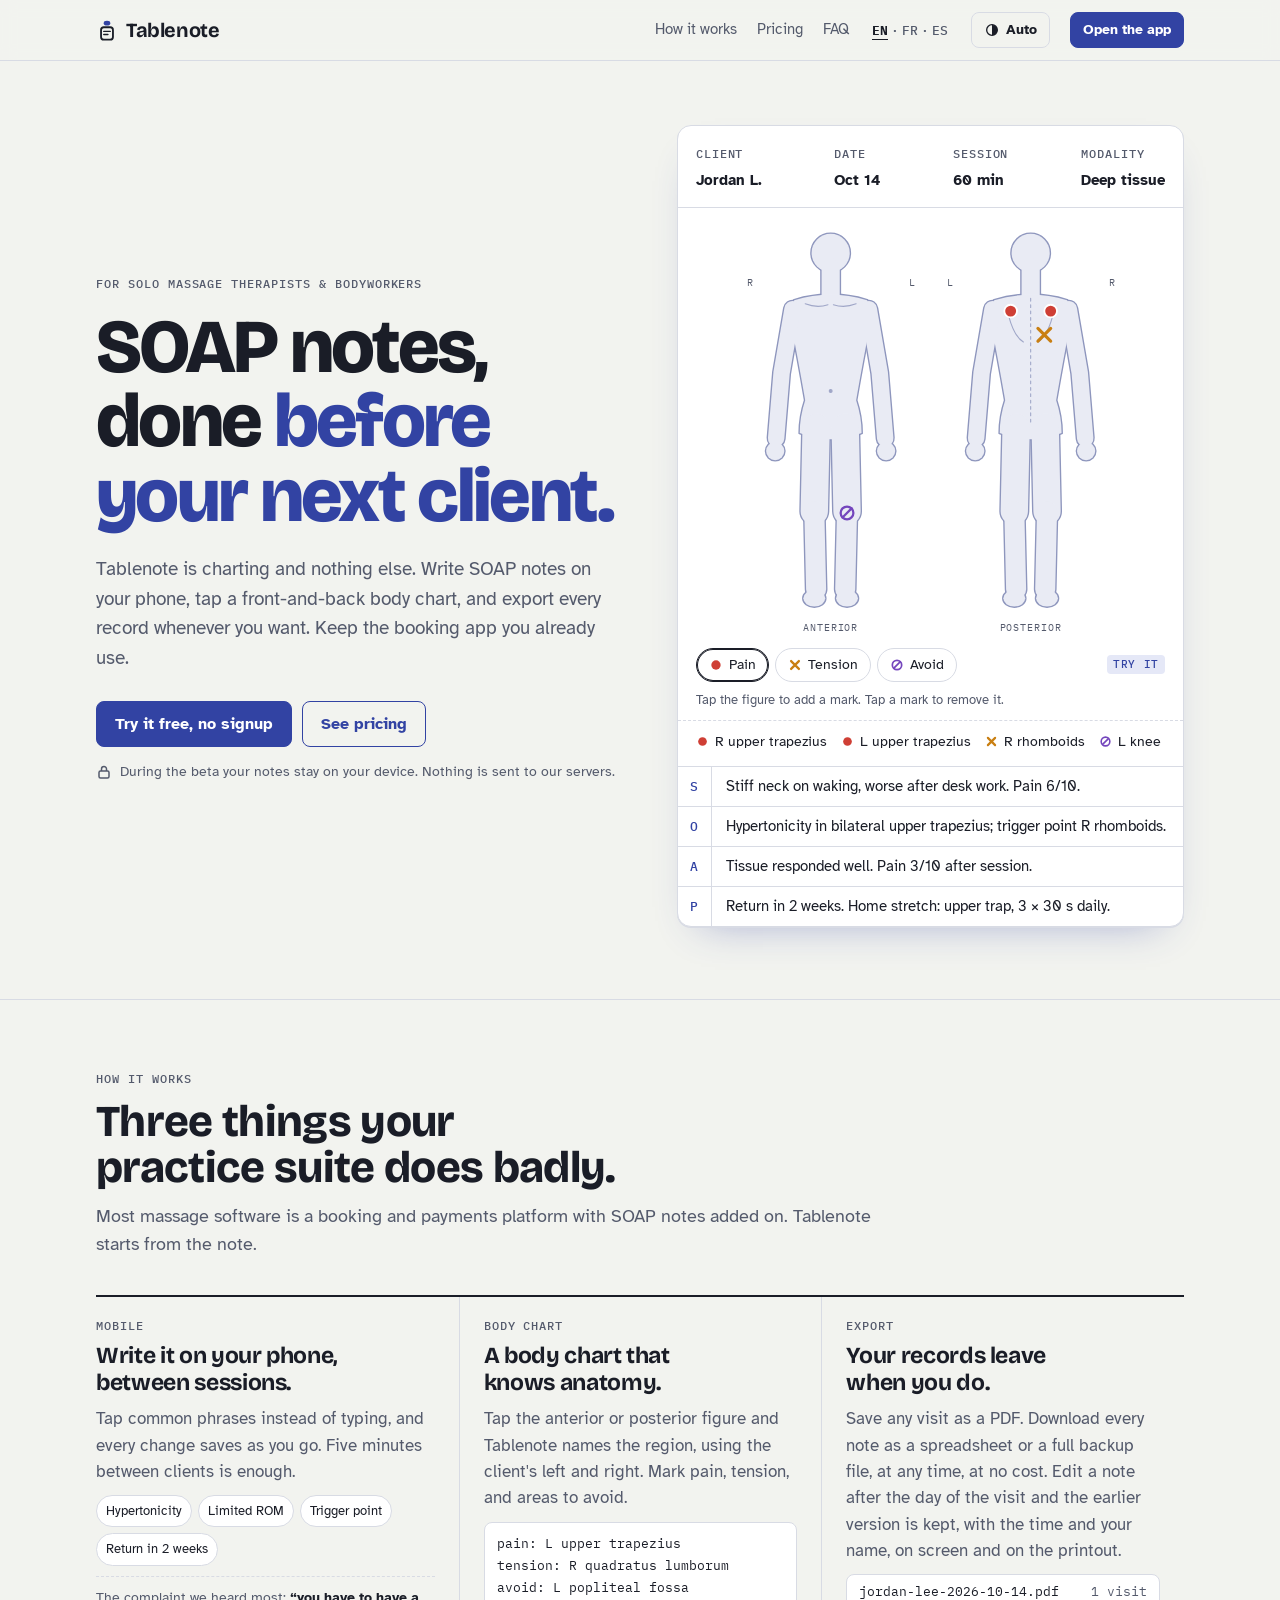
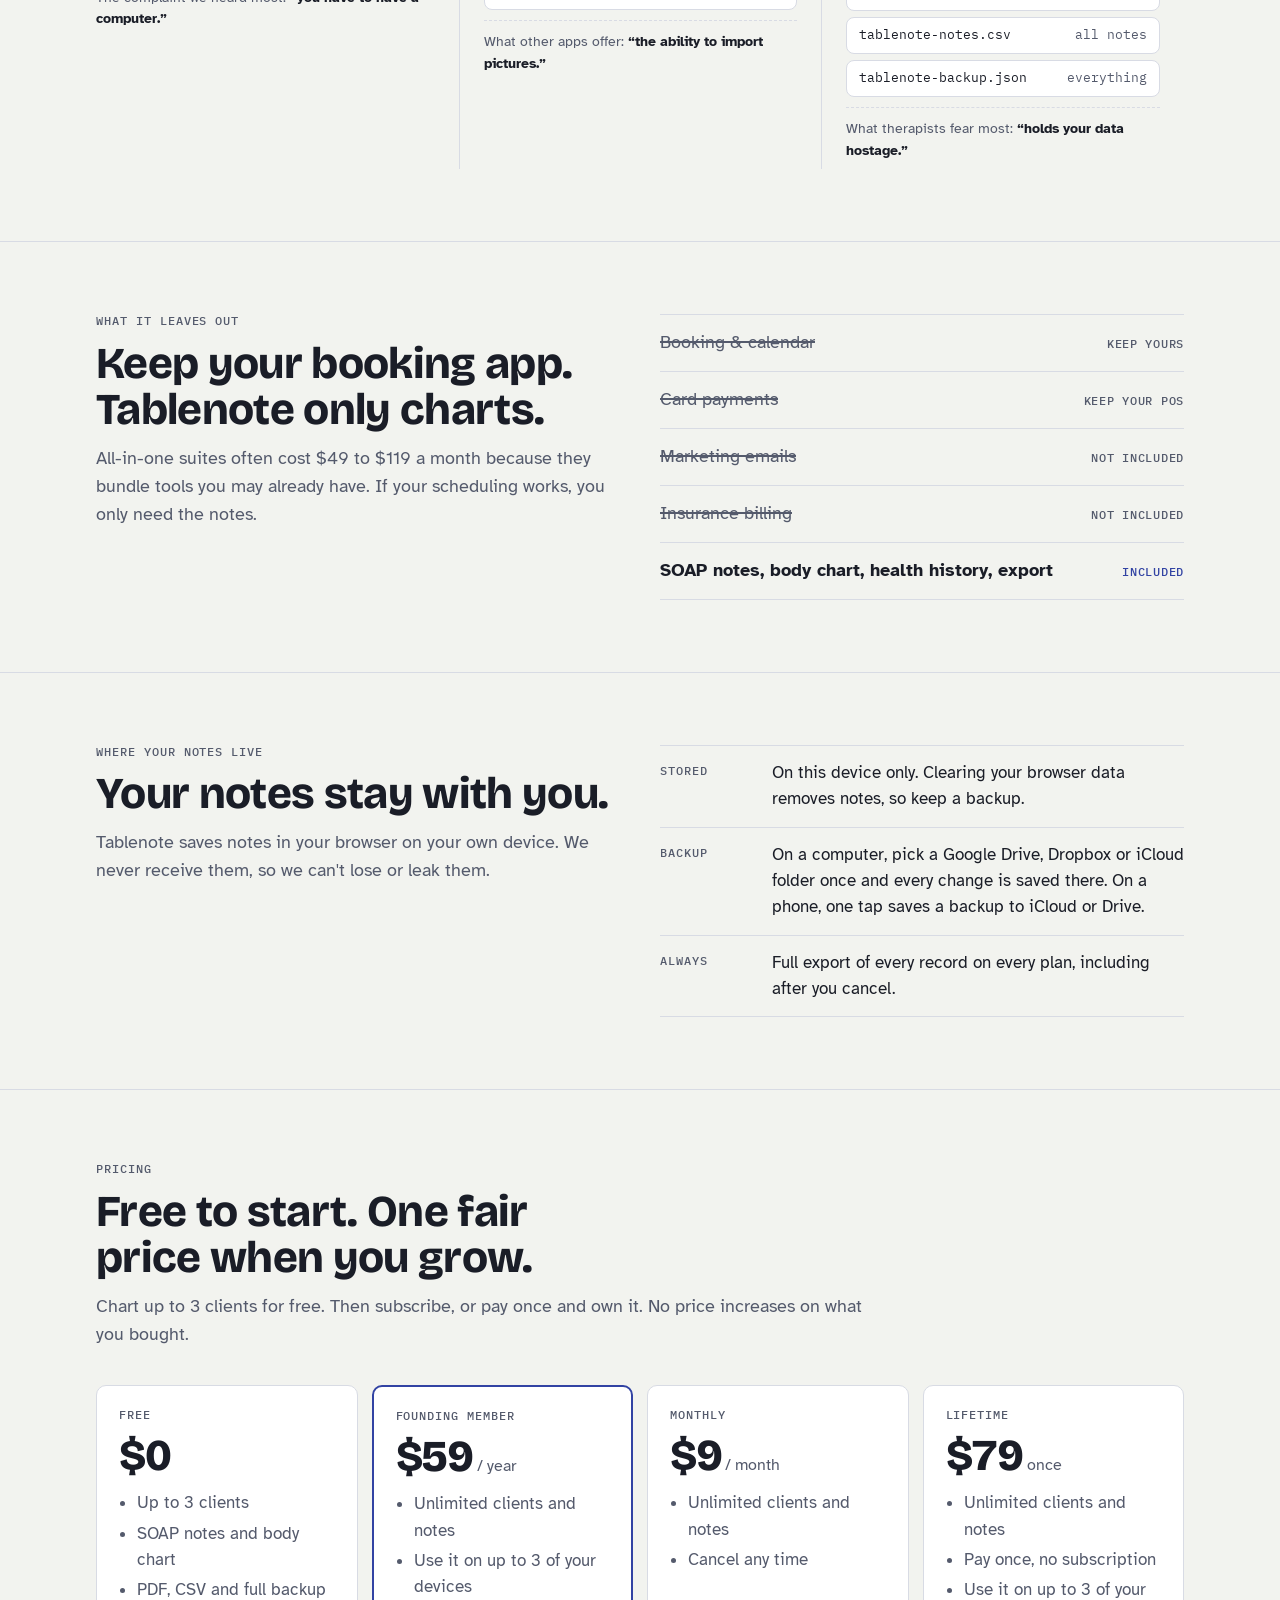
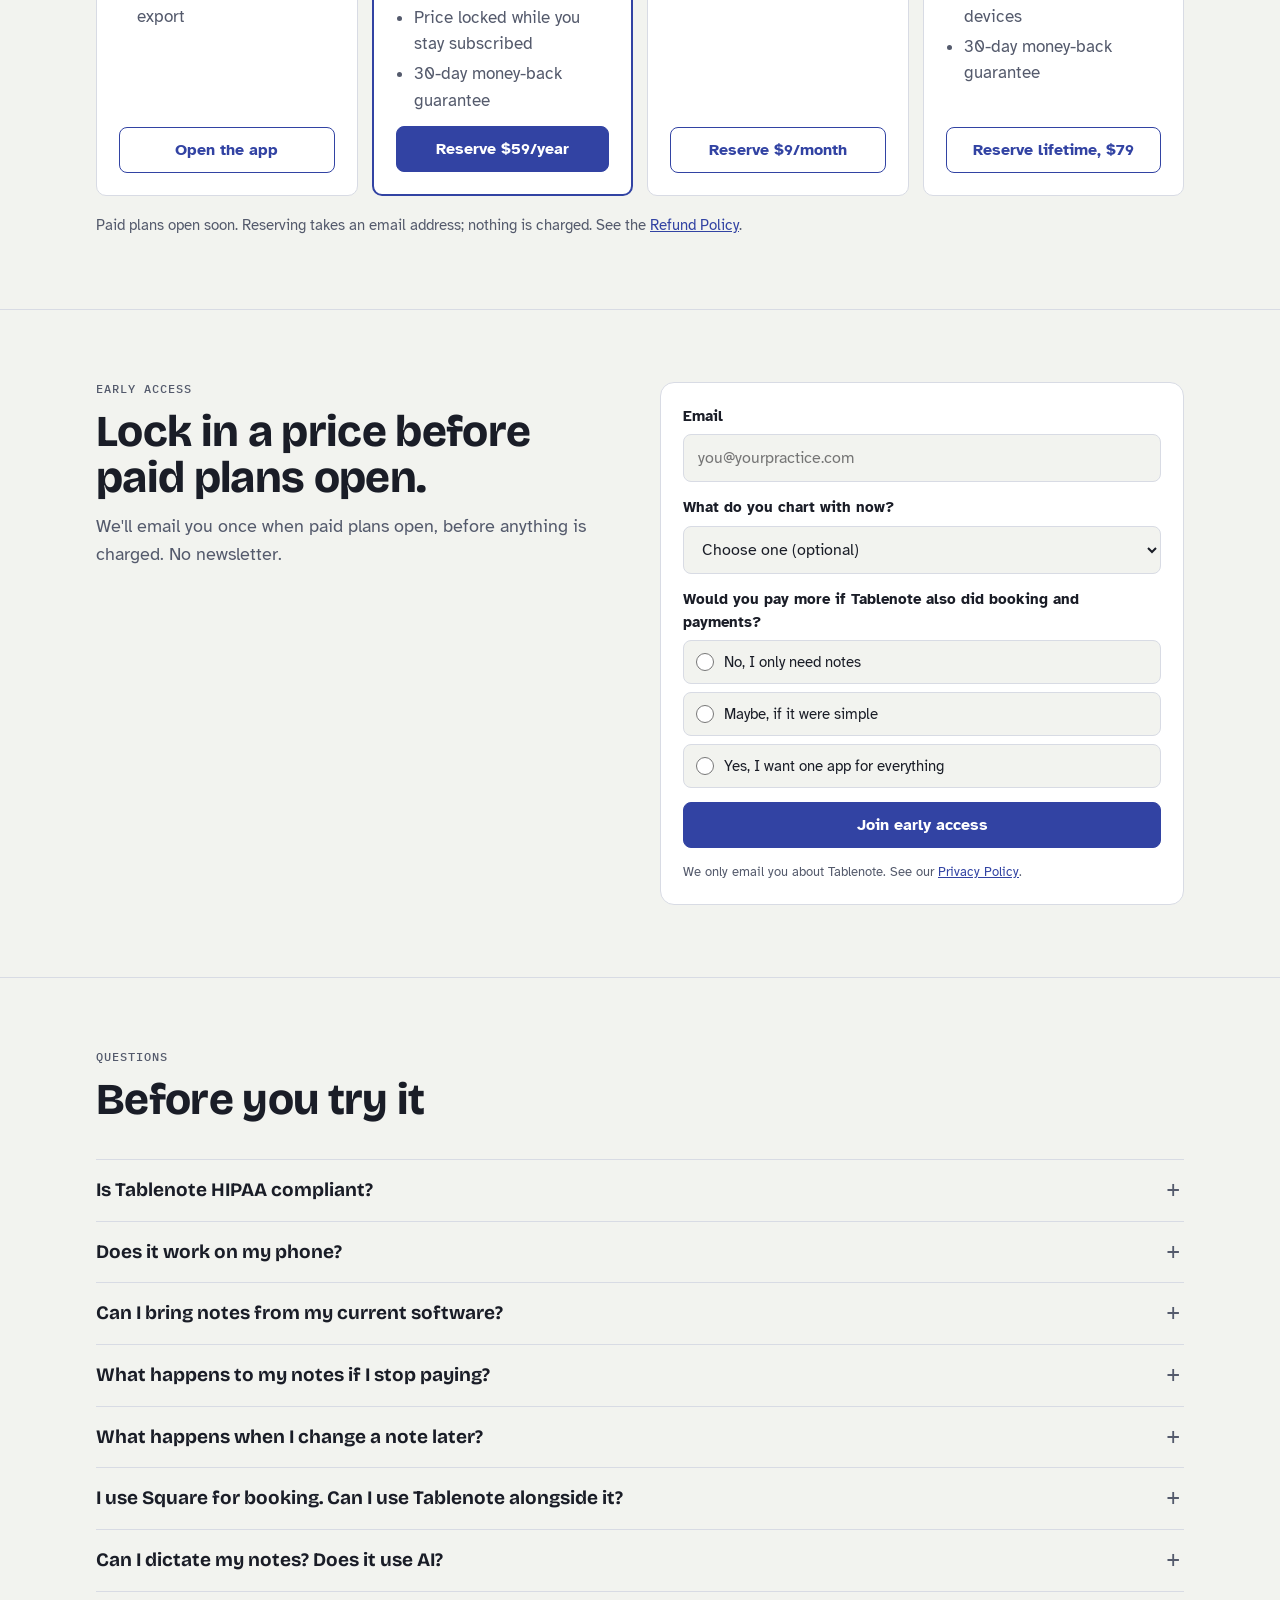
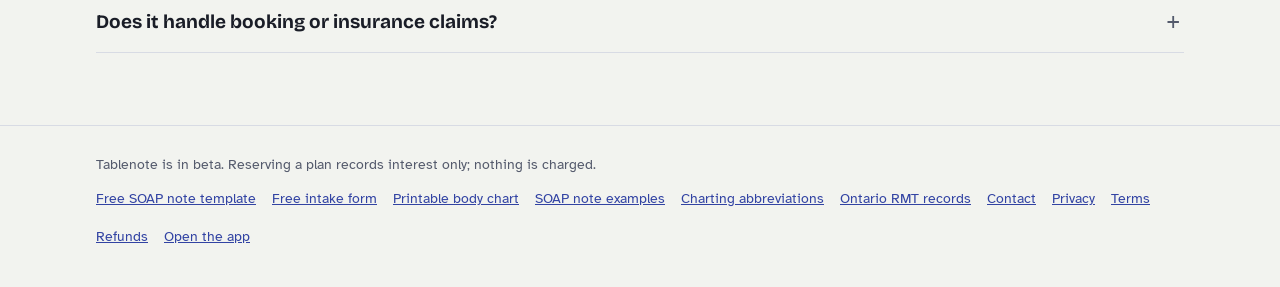
<file: index.html>
<!doctype html>
<html lang="en">
<head>
<meta charset="utf-8">
<meta name="viewport" content="width=device-width, initial-scale=1, viewport-fit=cover">
<title>Tablenote — SOAP notes for solo massage therapists</title>
<link rel="canonical" href="https://zircon1011a-prog.github.io/tablenote/">
<link rel="alternate" hreflang="en" href="https://zircon1011a-prog.github.io/tablenote/">
<link rel="alternate" hreflang="fr-CA" href="https://zircon1011a-prog.github.io/tablenote/fr/">
<link rel="alternate" hreflang="es" href="https://zircon1011a-prog.github.io/tablenote/es/">
<link rel="alternate" hreflang="x-default" href="https://zircon1011a-prog.github.io/tablenote/">
<meta name="description" content="SOAP notes for massage therapists, on your phone. Tap a front-and-back body chart, and export every record as PDF or CSV anytime. Free for up to 3 clients.">
<meta property="og:title" content="Tablenote — SOAP notes for solo massage therapists">
<meta property="og:image" content="https://zircon1011a-prog.github.io/tablenote/assets/pitch/tablenote-hero.png">
<meta property="og:type" content="website">
<meta property="og:url" content="https://zircon1011a-prog.github.io/tablenote/">
<meta name="twitter:card" content="summary_large_image">
<meta property="og:description" content="Charting and nothing else. Mobile SOAP notes, a body chart you tap, and a full export whenever you want.">
<link rel="icon" href="assets/icon.svg" type="image/svg+xml">
<link rel="preconnect" href="https://fonts.googleapis.com">
<link rel="preconnect" href="https://fonts.gstatic.com" crossorigin>
<script>try{var t=localStorage.getItem('tablenote.theme');if(t==='light'||t==='dark')document.documentElement.setAttribute('data-theme',t);}catch(e){}</script>
<link rel="stylesheet" href="https://fonts.googleapis.com/css2?family=Atkinson+Hyperlegible:ital,wght@0,400;0,700;1,400&family=Bricolage+Grotesque:opsz,wght@12..96,500..800&family=IBM+Plex+Mono:wght@400;500&display=swap">
<link rel="stylesheet" href="assets/brand.css">
<!-- Visit counting (optional): paste the GoatCounter snippet from PUBLISH.md here. Landing page only, never inside /app. -->
<style>
  .wrap { max-width: 1120px; margin: 0 auto; padding-left: var(--gutter-l); padding-right: var(--gutter-r); }

  .top { position: sticky; top: env(safe-area-inset-top, 0px); z-index: 5; background: color-mix(in srgb, var(--paper) 92%, transparent); backdrop-filter: blur(8px); border-bottom: 1px solid var(--line); }
  .top .wrap { display: flex; align-items: center; justify-content: space-between; gap: 16px; padding-block: 12px; }
  .top nav { display: flex; align-items: center; gap: 20px; }
  .top nav a:not(.btn) { color: var(--ink-2); text-decoration: none; font-size: 15px; }
  .top nav a:not(.btn):hover { color: var(--ink); }
  @media (max-width: 720px) { .top nav a:not(.btn) { display: none; } }

  .hero .wrap { display: grid; grid-template-columns: minmax(0, 1.05fr) minmax(0, 1fr); gap: 48px; align-items: center; padding-block: 64px 72px; }
  @media (max-width: 900px) { .hero .wrap { grid-template-columns: minmax(0, 1fr); gap: 36px; padding-block: 40px 56px; } }
  .hero h1 { font-size: clamp(40px, 6.4vw, 76px); line-height: 0.98; font-weight: 800; letter-spacing: -0.035em; margin-top: 14px; }
  .hero h1 em { font-style: normal; color: var(--accent); }
  .hero .sub { font-size: 19px; color: var(--ink-2); max-width: 34em; margin: 22px 0 0; }
  .cta-row { display: flex; flex-wrap: wrap; gap: 10px; margin-top: 28px; }
  .fine { font-size: 14px; color: var(--ink-2); margin: 14px 0 0; display: flex; gap: 8px; align-items: flex-start; }
  .fine svg { flex: 0 0 auto; margin-top: 3px; }

  /* The demo card reads like a paper chart form */
  .chart-form { background: var(--surface); border: 1px solid var(--line); border-radius: 14px; box-shadow: 0 1px 0 var(--line), 0 18px 40px -24px color-mix(in srgb, var(--accent) 45%, transparent); overflow: hidden; }
  .cf-head { display: grid; grid-template-columns: repeat(4, minmax(0, auto)); justify-content: space-between; gap: 6px 14px; padding: 14px 18px; border-bottom: 1px solid var(--line); }
  @media (max-width: 480px) { .cf-head { grid-template-columns: repeat(2, minmax(0, 1fr)); } }
  .cf-head div { min-width: 0; }
  .cf-head b { display: block; font-size: 15px; font-weight: 700; margin-top: 3px; white-space: nowrap; overflow: hidden; text-overflow: ellipsis; }
  .cf-chart { padding: 14px 18px 6px; }
  .cf-chart .bodychart { width: 100%; height: auto; display: block; max-height: 420px; cursor: crosshair; touch-action: manipulation; }
  .cf-tools { display: flex; flex-wrap: wrap; gap: 10px; align-items: center; justify-content: space-between; padding: 0 18px 8px; }
  .cf-hint { font-size: 13px; color: var(--ink-2); margin: 0; padding: 0 18px 10px; }
  .cf-marks { list-style: none; margin: 0; padding: 10px 18px 14px; border-top: 1px dashed var(--line); display: flex; flex-wrap: wrap; gap: 6px 14px; min-height: 44px; font-size: 14px; }
  .cf-marks li { display: inline-flex; align-items: center; gap: 6px; }
  .cf-marks svg { width: 13px; height: 13px; }
  .cf-soap { border-top: 1px solid var(--line); }
  .cf-row { display: grid; grid-template-columns: 34px minmax(0, 1fr); border-top: 1px solid var(--line); }
  .cf-row:first-child { border-top: 0; }
  .cf-row .k { font: 500 13px/1 var(--f-mono); color: var(--accent); display: grid; place-items: center; border-right: 1px solid var(--line); }
  .cf-row p { margin: 0; padding: 9px 14px; font-size: 14.5px; line-height: 1.45; }
  .tag { display: inline-block; font: 500 11px/1 var(--f-mono); letter-spacing: 0.06em; text-transform: uppercase; padding: 4px 6px; border-radius: 4px; background: var(--accent-soft); color: var(--accent); }

  section.band { border-top: 1px solid var(--line); scroll-margin-top: 64px; }
  section.band > .wrap { padding-block: 72px; }
  @media (max-width: 720px) { section.band > .wrap { padding-block: 52px; } }
  .sec-head { display: grid; gap: 12px; max-width: 46em; margin-bottom: 36px; }
  .sec-head h2 { font-size: clamp(30px, 4vw, 44px); line-height: 1.05; font-weight: 750; }
  .sec-head p { margin: 0; color: var(--ink-2); font-size: 18px; }
  .sec-head.flush { margin-bottom: 0; }

  .three { display: grid; grid-template-columns: repeat(3, minmax(0, 1fr)); gap: 0; border-top: 2px solid var(--ink); }
  .three article { padding: 22px 24px 8px 0; display: grid; gap: 10px; align-content: start; }
  .three article + article { padding-left: 24px; border-left: 1px solid var(--line); }
  @media (max-width: 860px) {
    .three { grid-template-columns: minmax(0, 1fr); }
    .three article, .three article + article { padding: 22px 0; border-left: 0; border-top: 1px solid var(--line); }
    .three article:first-child { border-top: 0; }
  }
  .three h3 { font-size: 23px; line-height: 1.15; font-weight: 700; }
  .three p { margin: 0; color: var(--ink-2); }
  .quote { padding-top: 10px; border-top: 1px dashed var(--line); font-size: 14px; }
  .quote b { color: var(--ink); font-weight: 700; }
  .chips { display: flex; flex-wrap: wrap; gap: 6px; }
  .chips span { font-size: 13px; padding: 5px 9px; border-radius: 999px; border: 1px solid var(--line); background: var(--surface); }
  .regions { font: 400 13px/1.7 var(--f-mono); color: var(--ink); background: var(--surface); border: 1px solid var(--line); border-radius: 8px; padding: 10px 12px; }
  .files { display: grid; gap: 6px; }
  .files div { display: flex; justify-content: space-between; gap: 10px; font: 400 13px/1.3 var(--f-mono); background: var(--surface); border: 1px solid var(--line); border-radius: 8px; padding: 9px 12px; min-width: 0; }
  .files div span:first-child { overflow-wrap: anywhere; }
  .files div span:last-child { color: var(--ink-2); white-space: nowrap; }

  .split { display: grid; grid-template-columns: minmax(0, 1fr) minmax(0, 1fr); gap: 40px; align-items: start; }
  @media (max-width: 860px) { .split { grid-template-columns: minmax(0, 1fr); gap: 24px; } }
  .not { list-style: none; margin: 0; padding: 0; border-top: 1px solid var(--line); }
  .not li { display: flex; justify-content: space-between; align-items: baseline; gap: 12px; padding: 14px 0; border-bottom: 1px solid var(--line); font-size: 18px; }
  .not li s { text-decoration-thickness: 1.5px; color: var(--ink-2); }
  .not li span { font: 500 12px/1.6 var(--f-mono); color: var(--ink-2); text-transform: uppercase; letter-spacing: 0.06em; text-align: right; }
  .not li.yes { font-weight: 700; }
  .not li.yes span { color: var(--accent); }

  .data { margin: 0; border-top: 1px solid var(--line); }
  .data > div { display: grid; grid-template-columns: 96px minmax(0, 1fr); gap: 16px; padding: 14px 0; border-bottom: 1px solid var(--line); }
  @media (max-width: 480px) { .data > div { grid-template-columns: minmax(0, 1fr); gap: 4px; } }
  .data dt { padding-top: 4px; }
  .data dd { margin: 0; }

  .plans { display: grid; grid-template-columns: repeat(4, minmax(0, 1fr)); gap: 14px; }
  @media (max-width: 1080px) { .plans { grid-template-columns: repeat(2, minmax(0, 1fr)); } }
  @media (max-width: 620px) { .plans { grid-template-columns: minmax(0, 1fr); } }
  .plan { background: var(--surface); border: 1px solid var(--line); border-radius: var(--r); padding: 22px; display: grid; grid-template-rows: auto auto 1fr auto; gap: 12px; }
  .plan.main { border: 2px solid var(--accent); }
  .plan .price { font: 800 44px/1 var(--f-display); letter-spacing: -0.03em; font-variant-numeric: tabular-nums; }
  .plan .price small { font: 400 16px/1 var(--f-body); color: var(--ink-2); letter-spacing: 0; }
  .plan ul { margin: 0; padding-left: 18px; color: var(--ink-2); display: grid; gap: 4px; align-content: start; }
  .plan .btn { width: 100%; }
  .after-plans { color: var(--ink-2); font-size: 15px; margin: 18px 0 0; }

  form.lead { display: grid; gap: 14px; background: var(--surface); border: 1px solid var(--line); border-radius: 14px; padding: 22px; }
  form.lead label { display: grid; gap: 6px; font-weight: 700; font-size: 15px; }
  form.lead input, form.lead select { min-height: 48px; padding: 0 14px; border-radius: 8px; border: 1px solid var(--line); background: var(--paper); color: var(--ink); font: 400 16px var(--f-body); width: 100%; }
  .ask { border: 0; margin: 0; padding: 0; display: grid; gap: 8px; min-width: 0; }
  .ask legend { font-weight: 700; font-size: 15px; padding: 0; margin-bottom: 6px; }
  form.lead .ask label { display: flex; align-items: center; gap: 10px; font-weight: 400; min-height: 44px; padding: 8px 12px; border: 1px solid var(--line); border-radius: 8px; background: var(--paper); cursor: pointer; }
  form.lead .ask label:has(input:checked) { border-color: var(--accent); box-shadow: inset 0 0 0 1px var(--accent); }
  form.lead .ask input { flex: 0 0 auto; width: 18px; height: 18px; min-height: 0; padding: 0; margin: 0; accent-color: var(--accent); }
  .chosen { font-size: 15px; color: var(--accent); font-weight: 700; margin: 0; }
  .thanks { margin: 0; padding: 12px 14px; border-radius: 8px; background: var(--accent-soft); color: var(--ink); font-weight: 700; }

  .faq details { border-top: 1px solid var(--line); }
  .faq details:last-of-type { border-bottom: 1px solid var(--line); }
  .faq summary { cursor: pointer; list-style: none; padding: 18px 36px 18px 0; font: 700 19px/1.3 var(--f-display); position: relative; }
  .faq summary::-webkit-details-marker { display: none; }
  .faq summary::after { content: "+"; position: absolute; right: 4px; top: 16px; font: 400 24px/1 var(--f-mono); color: var(--ink-2); }
  .faq details[open] summary::after { content: "−"; }
  .faq details p { margin: 0 0 20px; color: var(--ink-2); max-width: 42em; }

  footer { border-top: 1px solid var(--line); }
  footer .wrap { display: flex; flex-wrap: wrap; gap: 12px 24px; justify-content: space-between; align-items: center; padding-block: 28px 40px; color: var(--ink-2); font-size: 14px; }

  /* Language switch (EN · FR · ES) */
  .lang { display: flex; align-items: center; font: 500 13px/1 var(--f-mono); color: var(--ink-2); white-space: nowrap; }
  .top nav .lang a:not(.btn) { display: inline-block; padding: 10px 3px; font: inherit; color: var(--ink-2); text-decoration: none; }
  .top nav .lang a:not(.btn):hover { color: var(--ink); }
  .top nav .lang a[aria-current] { color: var(--ink); font-weight: 700; text-decoration: underline; text-underline-offset: 4px; }
  @media (max-width: 720px) { .top nav { gap: 10px; } }
  @media (max-width: 400px) { .top .wrap { gap: 6px; } .top nav { gap: 4px; } .lang { font-size: 12px; } .lang .sep { display: none; } .top nav .lang a:not(.btn) { padding-inline: 2px; } .top nav .btn.small { padding: 0 9px; white-space: nowrap; } }
</style>
</head>
<body>

<header class="top">
  <div class="wrap">
    <a class="wordmark" href="#top" aria-label="Tablenote home">
      <svg viewBox="0 0 24 24" aria-hidden="true"><ellipse cx="12" cy="4.6" rx="3.6" ry="2.6" fill="var(--accent)"/><rect x="5.5" y="9" width="13" height="13.5" rx="3" fill="none" stroke="var(--ink)" stroke-width="2"/><path d="M8.5 13.5h7M8.5 17h4.5" stroke="var(--ink)" stroke-width="1.6" stroke-linecap="round"/></svg>
      Tablenote
    </a>
    <nav aria-label="Main">
      <a href="#how">How it works</a>
      <a href="#pricing">Pricing</a>
      <a href="#faq">FAQ</a>
      <span class="lang" role="group" aria-label="Language"><a href="./" lang="en" hreflang="en" aria-current="page">EN</a><span class="sep" aria-hidden="true">·</span><a href="fr/" lang="fr-CA" hreflang="fr-CA" title="Français">FR</a><span class="sep" aria-hidden="true">·</span><a href="es/" lang="es" hreflang="es" title="Español">ES</a></span>
      <button class="btn small quiet theme-btn" type="button" aria-label="Appearance: match system"></button>
      <a class="btn small" href="app/" data-track="nav-open-app">Open the app</a>
    </nav>
  </div>
</header>

<main id="top">
  <section class="hero">
    <div class="wrap">
      <div>
        <span class="label">For solo massage therapists &amp; bodyworkers</span>
        <h1>SOAP notes, done <em>before your next client.</em></h1>
        <p class="sub">Tablenote is charting and nothing else. Write SOAP notes on your phone, tap a front-and-back body chart, and export every record whenever you want. Keep the booking app you already use.</p>
        <div class="cta-row">
          <a class="btn" href="app/" data-track="hero-try-app">Try it free, no signup</a>
          <a class="btn ghost" href="#pricing" data-track="hero-pricing">See pricing</a>
        </div>
        <p class="fine"><svg width="16" height="16" viewBox="0 0 16 16" aria-hidden="true"><rect x="3" y="7" width="10" height="7" rx="1.5" fill="none" stroke="var(--ink-2)" stroke-width="1.5"/><path d="M5.5 7V5a2.5 2.5 0 0 1 5 0v2" fill="none" stroke="var(--ink-2)" stroke-width="1.5"/></svg>During the beta your notes stay on your device. Nothing is sent to our servers.</p>
      </div>

      <div class="chart-form" aria-label="Interactive example of a Tablenote SOAP note">
        <div class="cf-head">
          <div><span class="label">Client</span><b>Jordan L.</b></div>
          <div><span class="label">Date</span><b>Oct 14</b></div>
          <div><span class="label">Session</span><b>60 min</b></div>
          <div><span class="label">Modality</span><b>Deep tissue</b></div>
        </div>
        <div class="cf-chart" id="demo-chart"></div>
        <div class="cf-tools">
          <div class="legend" role="group" aria-label="Mark type" id="demo-legend"></div>
          <span class="tag">Try it</span>
        </div>
        <p class="cf-hint">Tap the figure to add a mark. Tap a mark to remove it.</p>
        <ul class="cf-marks" id="demo-marks" aria-live="polite"></ul>
        <div class="cf-soap">
          <div class="cf-row"><span class="k">S</span><p>Stiff neck on waking, worse after desk work. Pain 6/10.</p></div>
          <div class="cf-row"><span class="k">O</span><p>Hypertonicity in bilateral upper trapezius; trigger point R rhomboids.</p></div>
          <div class="cf-row"><span class="k">A</span><p>Tissue responded well. Pain 3/10 after session.</p></div>
          <div class="cf-row"><span class="k">P</span><p>Return in 2 weeks. Home stretch: upper trap, 3 × 30 s daily.</p></div>
        </div>
      </div>
    </div>
  </section>

  <section class="band" id="how">
    <div class="wrap">
      <div class="sec-head">
        <span class="label">How it works</span>
        <h2>Three things your practice suite does badly.</h2>
        <p>Most massage software is a booking and payments platform with SOAP notes added on. Tablenote starts from the note.</p>
      </div>
      <div class="three">
        <article>
          <span class="label">Mobile</span>
          <h3>Write it on your phone, between sessions.</h3>
          <p>Tap common phrases instead of typing, and every change saves as you go. Five minutes between clients is enough.</p>
          <div class="chips" aria-label="Example quick phrases"><span>Hypertonicity</span><span>Limited ROM</span><span>Trigger point</span><span>Return in 2 weeks</span></div>
          <p class="quote">The complaint we heard most: <b>“you have to have a computer.”</b></p>
        </article>
        <article>
          <span class="label">Body chart</span>
          <h3>A body chart that knows anatomy.</h3>
          <p>Tap the anterior or posterior figure and Tablenote names the region, using the client's left and right. Mark pain, tension, and areas to avoid.</p>
          <div class="regions">pain: L upper trapezius<br>tension: R quadratus lumborum<br>avoid: L popliteal fossa</div>
          <p class="quote">What other apps offer: <b>“the ability to import pictures.”</b></p>
        </article>
        <article>
          <span class="label">Export</span>
          <h3>Your records leave when you do.</h3>
          <p>Save any visit as a PDF. Download every note as a spreadsheet or a full backup file, at any time, at no cost. Edit a note after the day of the visit and the earlier version is kept, with the time and your name, on screen and on the printout.</p>
          <div class="files"><div><span>jordan-lee-2026-10-14.pdf</span><span>1 visit</span></div><div><span>tablenote-notes.csv</span><span>all notes</span></div><div><span>tablenote-backup.json</span><span>everything</span></div></div>
          <p class="quote">What therapists fear most: <b>“holds your data hostage.”</b></p>
        </article>
      </div>
    </div>
  </section>

  <section class="band">
    <div class="wrap split">
      <div class="sec-head flush">
        <span class="label">What it leaves out</span>
        <h2>Keep your booking app. Tablenote only charts.</h2>
        <p>All-in-one suites often cost $49 to $119 a month because they bundle tools you may already have. If your scheduling works, you only need the notes.</p>
      </div>
      <ul class="not">
        <li><s>Booking &amp; calendar</s><span>Keep yours</span></li>
        <li><s>Card payments</s><span>Keep your POS</span></li>
        <li><s>Marketing emails</s><span>Not included</span></li>
        <li><s>Insurance billing</s><span>Not included</span></li>
        <li class="yes">SOAP notes, body chart, health history, export<span>Included</span></li>
      </ul>
    </div>
  </section>

  <section class="band">
    <div class="wrap split">
      <div class="sec-head flush">
        <span class="label">Where your notes live</span>
        <h2>Your notes stay with you.</h2>
        <p>Tablenote saves notes in your browser on your own device. We never receive them, so we can't lose or leak them.</p>
      </div>
      <dl class="data">
        <div><dt class="label">Stored</dt><dd>On this device only. Clearing your browser data removes notes, so keep a backup.</dd></div>
        <div><dt class="label">Backup</dt><dd>On a computer, pick a Google Drive, Dropbox or iCloud folder once and every change is saved there. On a phone, one tap saves a backup to iCloud or Drive.</dd></div>
        <div><dt class="label">Always</dt><dd>Full export of every record on every plan, including after you cancel.</dd></div>
      </dl>
    </div>
  </section>

  <section class="band" id="pricing">
    <div class="wrap">
      <div class="sec-head">
        <span class="label">Pricing</span>
        <h2>Free to start. One fair price when you grow.</h2>
        <p>Chart up to 3 clients for free. Then subscribe, or pay once and own it. No price increases on what you bought.</p>
      </div>
      <div class="plans">
        <div class="plan">
          <span class="label">Free</span>
          <div class="price">$0</div>
          <ul><li>Up to 3 clients</li><li>SOAP notes and body chart</li><li>PDF, CSV and full backup export</li></ul>
          <a class="btn ghost" href="app/" data-track="plan-free-open-app">Open the app</a>
        </div>
        <div class="plan main">
          <span class="label">Founding member</span>
          <div class="price">$59<small> / year</small></div>
          <ul><li>Unlimited clients and notes</li><li>Use it on up to 3 of your devices</li><li>Price locked while you stay subscribed</li><li>30-day money-back guarantee</li></ul>
          <button class="btn" type="button" data-plan="founding-59" id="buy-founding">Reserve $59/year</button>
        </div>
        <div class="plan">
          <span class="label">Monthly</span>
          <div class="price">$9<small> / month</small></div>
          <ul><li>Unlimited clients and notes</li><li>Cancel any time</li></ul>
          <button class="btn ghost" type="button" data-plan="solo-monthly-9" id="buy-monthly">Reserve $9/month</button>
        </div>
        <div class="plan">
          <span class="label">Lifetime</span>
          <div class="price">$79<small> once</small></div>
          <ul><li>Unlimited clients and notes</li><li>Pay once, no subscription</li><li>Use it on up to 3 of your devices</li><li>30-day money-back guarantee</li></ul>
          <button class="btn ghost" type="button" data-plan="lifetime-79" id="buy-lifetime">Reserve lifetime, $79</button>
        </div>
      </div>
      <p class="after-plans" id="after-plans">Paid plans open soon. Reserving takes an email address; nothing is charged. See the <a href="refund.html">Refund Policy</a>.</p>
    </div>
  </section>

  <section class="band" id="signup">
    <div class="wrap split">
      <div class="sec-head flush">
        <span class="label">Early access</span>
        <h2>Lock in a price before paid plans open.</h2>
        <p>We'll email you once when paid plans open, before anything is charged. No newsletter.</p>
      </div>
      <!-- Submissions are relayed by FormSubmit to the owner's inbox. The action uses FormSubmit's alias, not the address. -->
      <form class="lead" id="lead" action="https://formsubmit.co/ajax/a31453b1dc8c84718be297694be344b1" method="POST">
        <input type="hidden" name="_subject" value="Tablenote early access sign-up">
        <input type="hidden" name="_template" value="table">
        <input type="text" name="_honey" tabindex="-1" autocomplete="off" aria-hidden="true" style="position:absolute;left:-9999px;width:1px;height:1px;opacity:0">
        <p class="chosen" id="lead-chosen" hidden></p>
        <label for="lead-email">Email
          <input type="email" id="lead-email" name="email" autocomplete="email" placeholder="you@yourpractice.com" required>
        </label>
        <label for="lead-current">What do you chart with now?
          <select id="lead-current" name="current_tool">
            <option value="">Choose one (optional)</option>
            <option>Paper forms</option>
            <option>ClinicSense</option>
            <option>MassageBook</option>
            <option>SimplePractice</option>
            <option>Jane</option>
            <option>Notes app / Google Docs</option>
            <option>Something else</option>
          </select>
        </label>
        <fieldset class="ask" id="lead-allinone">
          <legend>Would you pay more if Tablenote also did booking and payments?</legend>
          <label for="aio-no"><input type="radio" id="aio-no" name="wants_booking" value="no-notes-only"> No, I only need notes</label>
          <label for="aio-maybe"><input type="radio" id="aio-maybe" name="wants_booking" value="maybe"> Maybe, if it were simple</label>
          <label for="aio-yes"><input type="radio" id="aio-yes" name="wants_booking" value="yes-all-in-one"> Yes, I want one app for everything</label>
        </fieldset>
        <input type="hidden" name="plan" id="lead-plan" value="">
        <button class="btn" type="submit" id="lead-submit">Join early access</button>
        <p class="thanks" id="lead-thanks" hidden>You're on the list. We'll email you when paid plans open.</p>
        <p class="hint" style="margin:0;font-size:13px;color:var(--ink-2)">We only email you about Tablenote. See our <a href="privacy.html">Privacy Policy</a>.</p>
      </form>
    </div>
  </section>

  <section class="band faq" id="faq">
    <div class="wrap">
      <div class="sec-head"><span class="label">Questions</span><h2>Before you try it</h2></div>
      <details>
        <summary>Is Tablenote HIPAA compliant?</summary>
        <p>Your notes never leave your device, so we never receive or store client health information. Backups go only to places you choose, such as your own cloud drive.</p>
      </details>
      <details>
        <summary>Does it work on my phone?</summary>
        <p>Yes. It runs in Safari or Chrome on any recent phone, tablet or laptop. Add it to your home screen and it opens like an app, even with no signal in the treatment room.</p>
      </details>
      <details>
        <summary>Can I bring notes from my current software?</summary>
        <p>Your client list, yes. Export your customers as a CSV file from Square, your booking app or a spreadsheet, then open Export in Tablenote and choose Import clients. Names, phone numbers and emails come across. Past visit notes stay in your old software, so save them as PDFs before you leave it.</p>
      </details>
      <details>
        <summary>What happens to my notes if I stop paying?</summary>
        <p>You keep export access. Download every note as PDF, CSV, or a full backup file at any time, including after you cancel.</p>
      </details>
      <details>
        <summary>What happens when I change a note later?</summary>
        <p>For the first 24 hours a note is a draft, so you can finish it after your last client. After that, any change keeps the earlier version with the date, time and your name, and the PDF prints the full amendment history. Many licensing boards and insurers expect records that show what was changed and when; check your own state or province's rules.</p>
      </details>
      <details>
        <summary>I use Square for booking. Can I use Tablenote alongside it?</summary>
        <p>Yes. The two don't connect, and they don't need to. Keep booking and payments in Square, and write your notes here.</p>
      </details>
      <details>
        <summary>Can I dictate my notes? Does it use AI?</summary>
        <p>Tablenote has no AI and never records a session. To speak a note, tap the microphone on your phone's keyboard. That dictation is handled by your phone's own software, not by Tablenote.</p>
      </details>
      <details>
        <summary>Does it handle booking or insurance claims?</summary>
        <p>No. Tablenote is only for charting. Keep your booking and payment tools, and use Tablenote for the notes.</p>
      </details>
    </div>
  </section>
</main>

<footer>
  <div class="wrap">
    <span>Tablenote is in beta. Reserving a plan records interest only; nothing is charged.</span>
    <span class="row" style="display:flex;gap:16px;flex-wrap:wrap"><a href="soap-note-template.html">Free SOAP note template</a><a href="massage-intake-form.html">Free intake form</a><a href="massage-body-chart.html">Printable body chart</a><a href="massage-soap-note-examples.html">SOAP note examples</a><a href="massage-charting-abbreviations.html">Charting abbreviations</a><a href="ontario-rmt-record-keeping.html">Ontario RMT records</a><a href="contact.html">Contact</a><a href="privacy.html">Privacy</a><a href="terms.html">Terms</a><a href="refund.html">Refunds</a><a href="app/">Open the app</a></span>
  </div>
</footer>

<script src="assets/bodychart.js"></script>
<script>
(function () {
  // Cookie-free counts via hits.sh (no account). Each key's total is public at https://hits.sh/<key>/
  // Skipped on localhost so testing doesn't inflate the numbers. Landing page only, never in /app.
  var COUNT = 'https://hits.sh/zircon1011a-prog.github.io/tablenote/';
  var live = !/^(localhost|127\.0\.0\.1|\[::1\])$/.test(location.hostname);
  function hit(key) { if (live) { var i = new Image(); i.referrerPolicy = 'no-referrer'; i.src = COUNT + key + '.svg'; } }
  function track(name) {
    hit('e-' + name);
    try { if (window.goatcounter && window.goatcounter.count) window.goatcounter.count({ path: 'event-' + name, title: name, event: true }); } catch (e) {}
  }
  hit('visit');
  document.querySelectorAll('[data-track]').forEach(function (a) {
    a.addEventListener('click', function () { track(a.getAttribute('data-track')); });
  });

  // Hero demo: a live body chart preloaded with example marks
  var sample = [
    { id: 'a', view: 'back', x: 122, y: 98, type: 'pain' },
    { id: 'b', view: 'back', x: 78, y: 98, type: 'pain' },
    { id: 'c', view: 'back', x: 115, y: 124, type: 'tension' },
    { id: 'd', view: 'front', x: 118, y: 320, type: 'avoid' }
  ];
  sample.forEach(function (m) { m.region = BodyChart.region(m.view, m.x, m.y); });
  var list = document.getElementById('demo-marks');
  function renderList(marks) {
    list.innerHTML = marks.length ? '' : '<li style="color:var(--ink-2)">No marks yet. Tap the figure.</li>';
    marks.forEach(function (m) {
      var li = document.createElement('li');
      li.innerHTML = BodyChart.glyphSVG(m.type);
      li.appendChild(document.createTextNode(m.region));
      list.appendChild(li);
    });
  }
  var tracked = false;
  var chart = BodyChart.create(document.getElementById('demo-chart'), {
    marks: sample, type: 'pain',
    onChange: function (m) { renderList(m); if (!tracked) { track('demo-mark'); tracked = true; } }
  });
  renderList(sample);

  var legend = document.getElementById('demo-legend');
  Object.keys(BodyChart.TYPES).forEach(function (t, i) {
    var b = document.createElement('button');
    b.type = 'button';
    b.setAttribute('aria-pressed', i === 0 ? 'true' : 'false');
    b.innerHTML = BodyChart.glyphSVG(t) + BodyChart.TYPES[t].label.split(' /')[0];
    b.addEventListener('click', function () {
      legend.querySelectorAll('button').forEach(function (x) { x.setAttribute('aria-pressed', 'false'); });
      b.setAttribute('aria-pressed', 'true');
      chart.setType(t);
    });
    legend.appendChild(b);
  });

  // "Reserve" = pre-payment intent. Record the plan, then move to the form.
  // Set this to the Lemon Squeezy checkout link when sales open; the founding button then goes straight to checkout.
  var CHECKOUT_URL = '';
  var MONTHLY_CHECKOUT_URL = '';
  var LIFETIME_CHECKOUT_URL = '';
  function toCheckout(id, url, label, event) {
    var old = document.getElementById(id);
    var link = document.createElement('a');
    link.className = old.className; link.href = url; link.textContent = label;
    link.addEventListener('click', function () { track(event); });
    old.replaceWith(link);
  }
  if (LIFETIME_CHECKOUT_URL) toCheckout('buy-lifetime', LIFETIME_CHECKOUT_URL, 'Buy lifetime, $79', 'checkout-lifetime-79');
  if (MONTHLY_CHECKOUT_URL) toCheckout('buy-monthly', MONTHLY_CHECKOUT_URL, 'Start monthly', 'checkout-monthly-9');
  if (CHECKOUT_URL) {
    toCheckout('buy-founding', CHECKOUT_URL, 'Become a founding member', 'checkout-founding-59');
    document.getElementById('after-plans').innerHTML = 'Secure checkout by Lemon Squeezy, which handles payment and sales tax. 30-day money-back guarantee. See the <a href="refund.html">Refund Policy</a>.';
  }
  var names = { 'founding-59': 'Founding member, $59/year', 'solo-monthly-9': 'Monthly, $9/month', 'lifetime-79': 'Lifetime, $79 once' };
  document.querySelectorAll('[data-plan]').forEach(function (b) {
    b.addEventListener('click', function () {
      var plan = b.getAttribute('data-plan');
      document.getElementById('lead-plan').value = plan;
      var chosen = document.getElementById('lead-chosen');
      chosen.textContent = 'Reserving: ' + names[plan];
      chosen.hidden = false;
      document.getElementById('lead-submit').textContent = 'Reserve my price';
      track('plan-' + plan);
      document.getElementById('signup').scrollIntoView({ behavior: 'smooth' });
      setTimeout(function () { document.getElementById('lead-email').focus({ preventScroll: true }); }, 400);
    });
  });

  var form = document.getElementById('lead');
  var thanks = document.getElementById('lead-thanks');
  form.addEventListener('submit', function (e) {
    e.preventDefault();
    var action = form.getAttribute('action');
    var done = function () {
      thanks.textContent = "You're on the list. We'll email you when paid plans open.";
      thanks.hidden = false;
      document.getElementById('lead-submit').disabled = true;
      track('lead-submit');
    };
    if (!action || !live) { done(); return; }
    var submit = document.getElementById('lead-submit');
    submit.disabled = true;
    fetch(action, { method: 'POST', body: new FormData(form), headers: { Accept: 'application/json' } })
      .then(function (r) { return r.json(); })
      .then(function (j) { if (String(j.success) === 'true') done(); else throw new Error(j.message || 'rejected'); })
      .catch(function () {
        submit.disabled = false;
        thanks.textContent = "That didn't go through. Check your connection and try again.";
        thanks.hidden = false;
      });
  });
})();
</script>
<script src="assets/theme.js"></script>
</body>
</html>
</file>
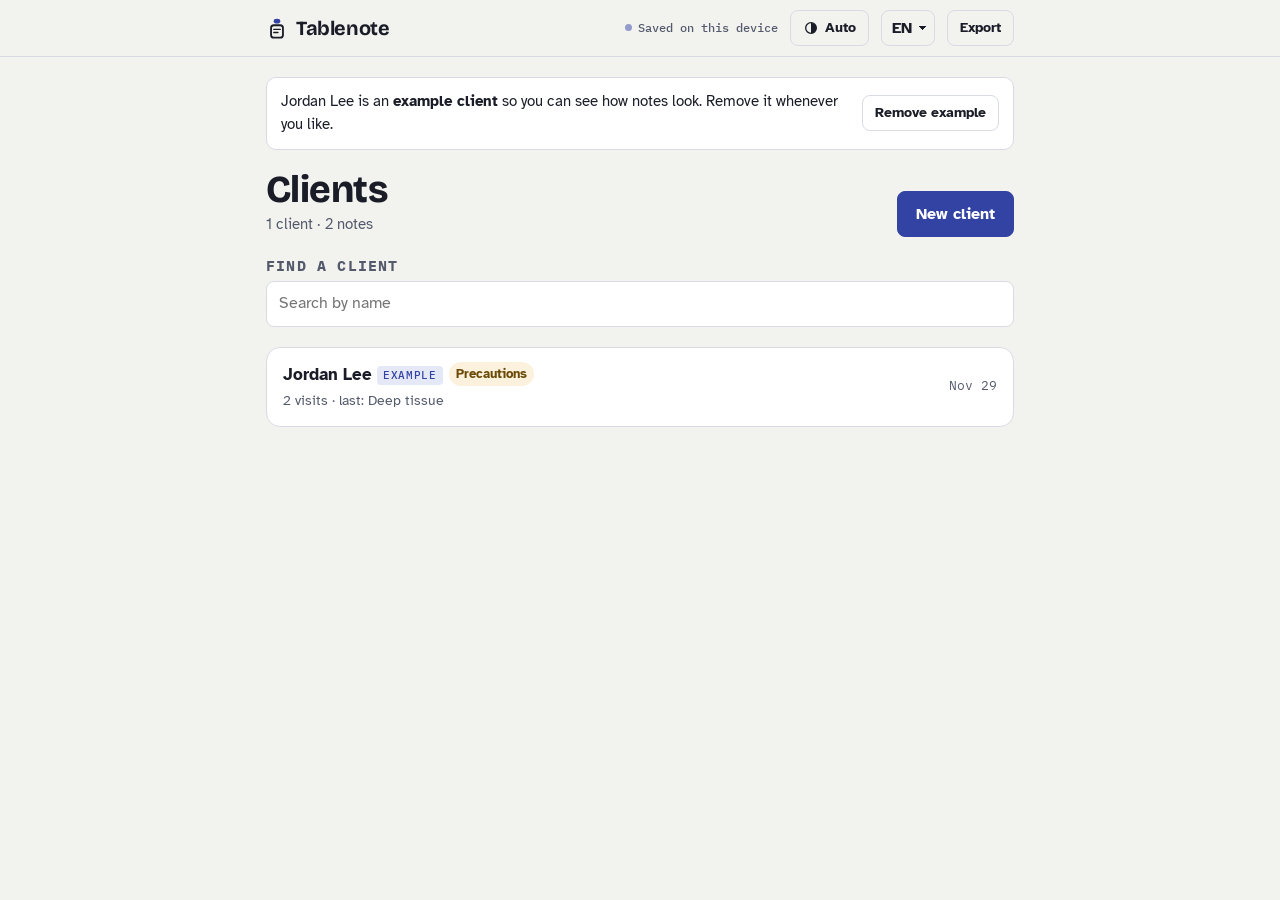
<file: app/index.html>
<!doctype html>
<html lang="en">
<head>
<meta charset="utf-8">
<meta name="viewport" content="width=device-width, initial-scale=1, viewport-fit=cover">
<title>Tablenote</title>
<meta name="description" content="SOAP notes and body chart for solo massage therapists. Notes are stored on this device.">
<meta name="robots" content="noindex">
<meta name="theme-color" content="#f2f3ef" media="(prefers-color-scheme: light)">
<meta name="theme-color" content="#12141b" media="(prefers-color-scheme: dark)">
<meta name="apple-mobile-web-app-capable" content="yes">
<meta name="apple-mobile-web-app-title" content="Tablenote">
<script>try{var t=localStorage.getItem('tablenote.theme');if(t==='light'||t==='dark')document.documentElement.setAttribute('data-theme',t);}catch(e){}</script>
<link rel="manifest" href="manifest.webmanifest">
<link rel="icon" href="../assets/icon.svg" type="image/svg+xml">
<link rel="preconnect" href="https://fonts.googleapis.com">
<link rel="preconnect" href="https://fonts.gstatic.com" crossorigin>
<link rel="stylesheet" href="https://fonts.googleapis.com/css2?family=Atkinson+Hyperlegible:ital,wght@0,400;0,700;1,400&family=Bricolage+Grotesque:opsz,wght@12..96,500..800&family=IBM+Plex+Mono:wght@400;500&display=swap">
<link rel="stylesheet" href="../assets/brand.css">
<link rel="stylesheet" href="app.css">
<!-- No analytics on this page: it holds client health notes. -->
</head>
<body>
<header class="bar">
  <div class="bar-in">
    <a class="wordmark" href="#/" aria-label="Tablenote, all clients">
      <svg viewBox="0 0 24 24" aria-hidden="true"><ellipse cx="12" cy="4.6" rx="3.6" ry="2.6" fill="var(--accent)"/><rect x="5.5" y="9" width="13" height="13.5" rx="3" fill="none" stroke="var(--ink)" stroke-width="2"/><path d="M8.5 13.5h7M8.5 17h4.5" stroke="var(--ink)" stroke-width="1.6" stroke-linecap="round"/></svg>
      Tablenote
    </a>
    <div class="bar-right">
      <span class="save-state" id="save-state" role="status"><span>Saved on this device</span></span>
      <button class="btn small quiet theme-btn" type="button" id="theme-btn" aria-label="Appearance: match system"></button>
      <select class="lang-sel" id="lang-sel" aria-label="Language" title="Language">
        <option value="en" lang="en">EN</option>
        <option value="fr" lang="fr">FR</option>
        <option value="es" lang="es">ES</option>
      </select>
      <a class="btn small quiet" href="#/account" id="acct-btn" hidden>Sign in</a>
      <a class="btn small quiet" href="#/data" id="export-btn">Export</a>
    </div>
  </div>
</header>
<main class="view" id="view"></main>
<script src="../assets/theme.js"></script>
<script src="../assets/bodychart.js"></script>
<script src="app.js"></script>
</body>
</html>
</file>
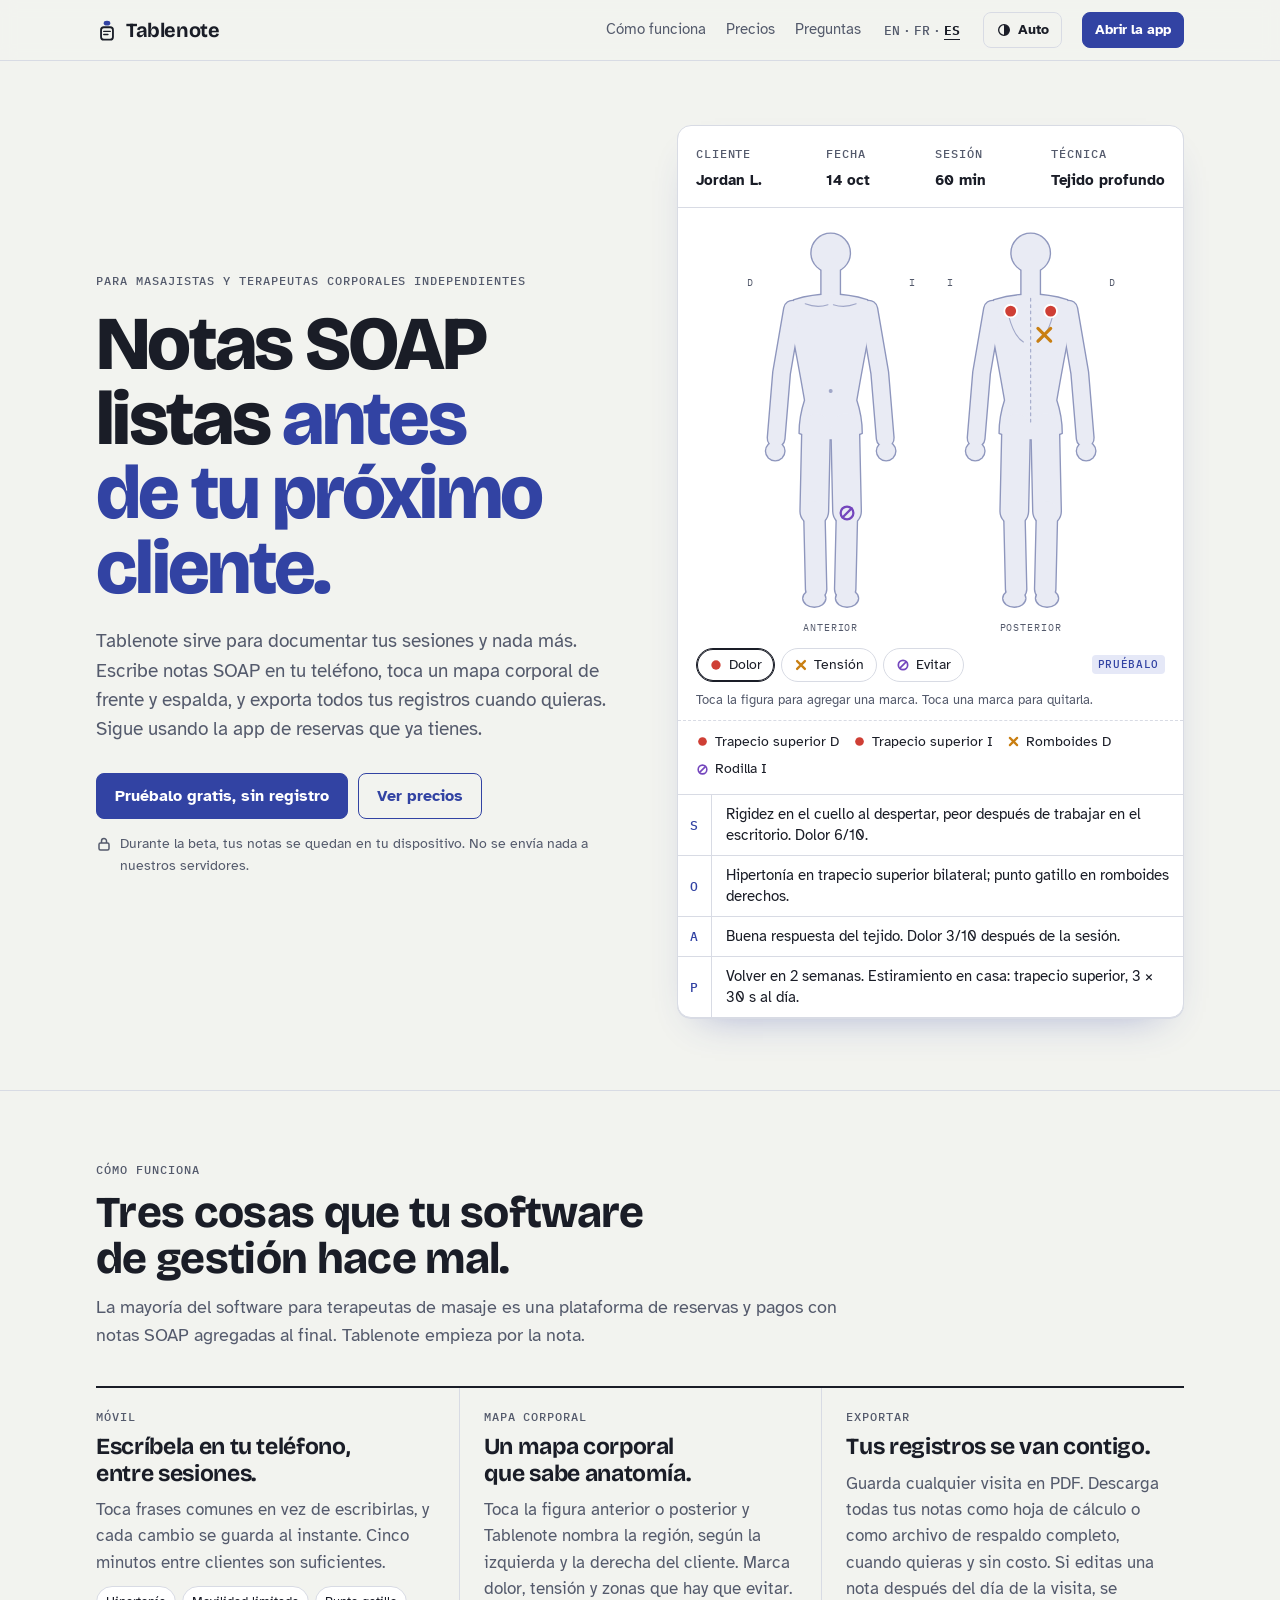
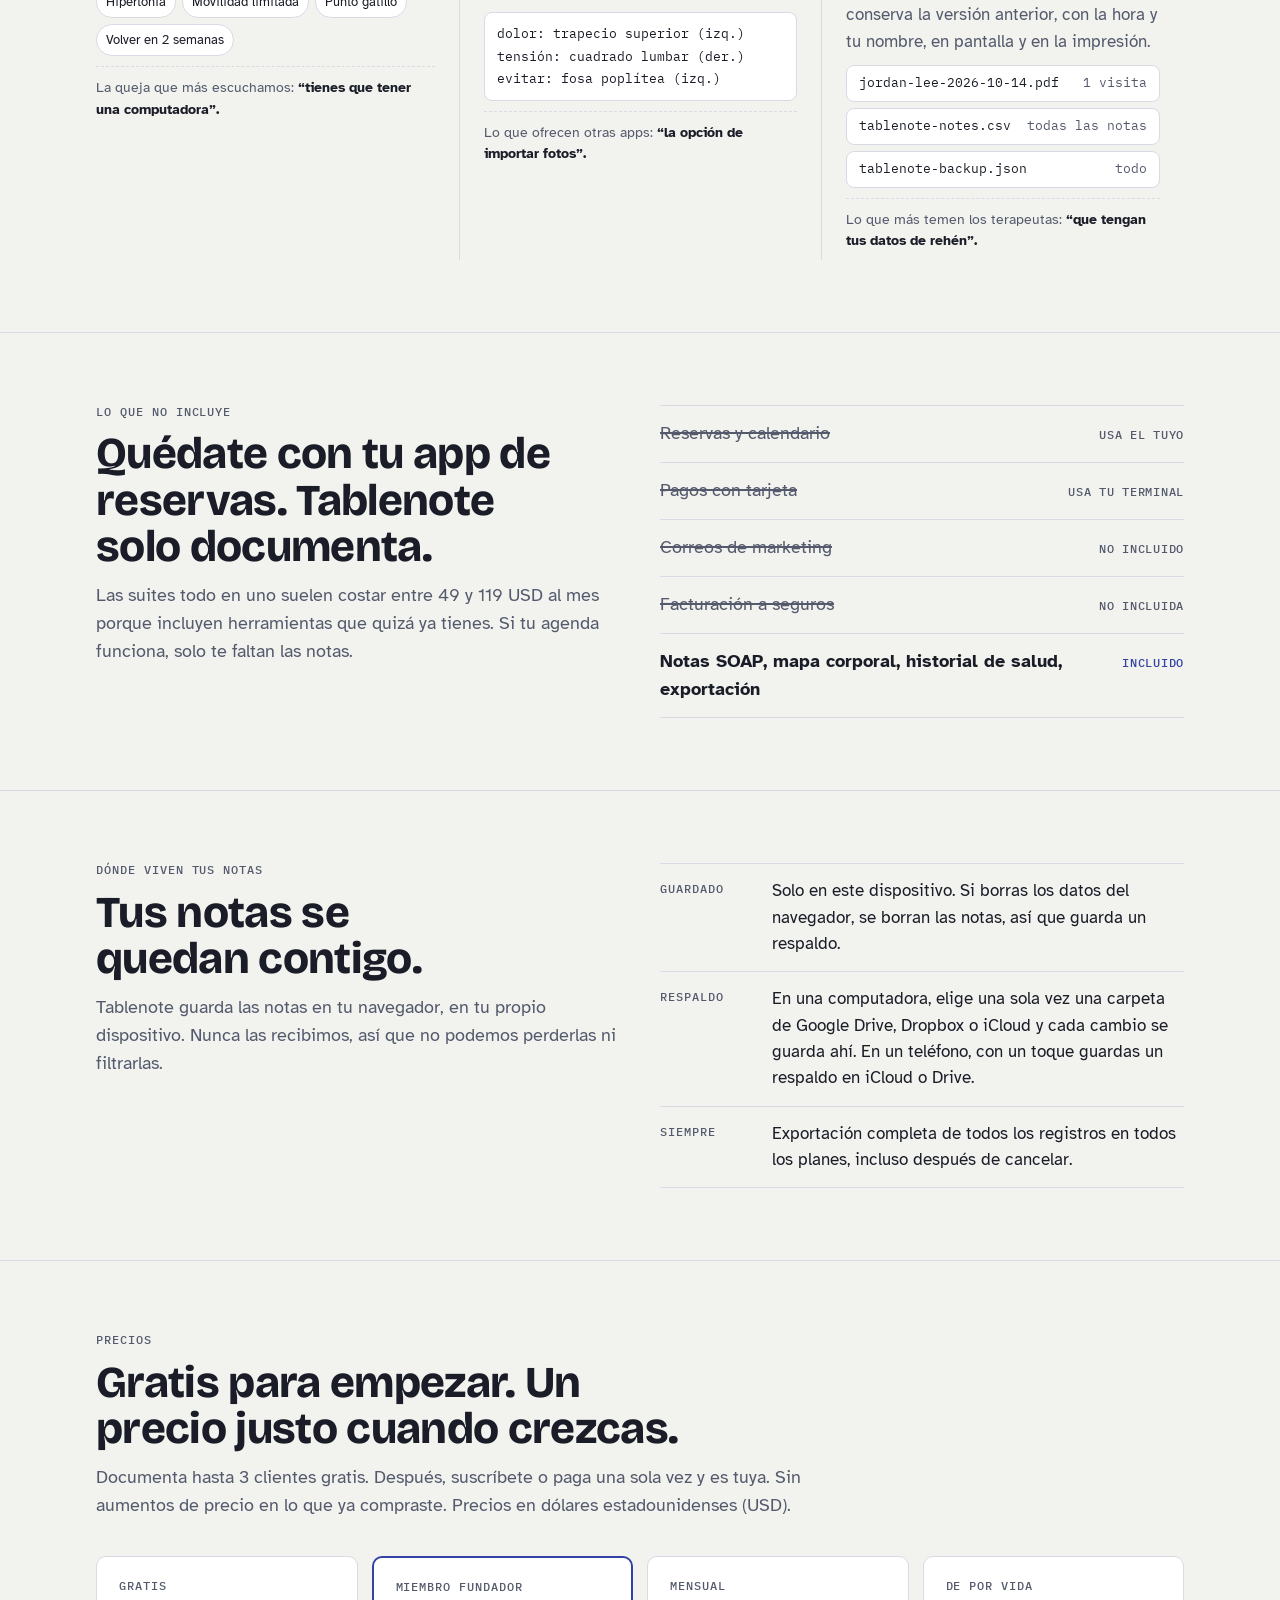
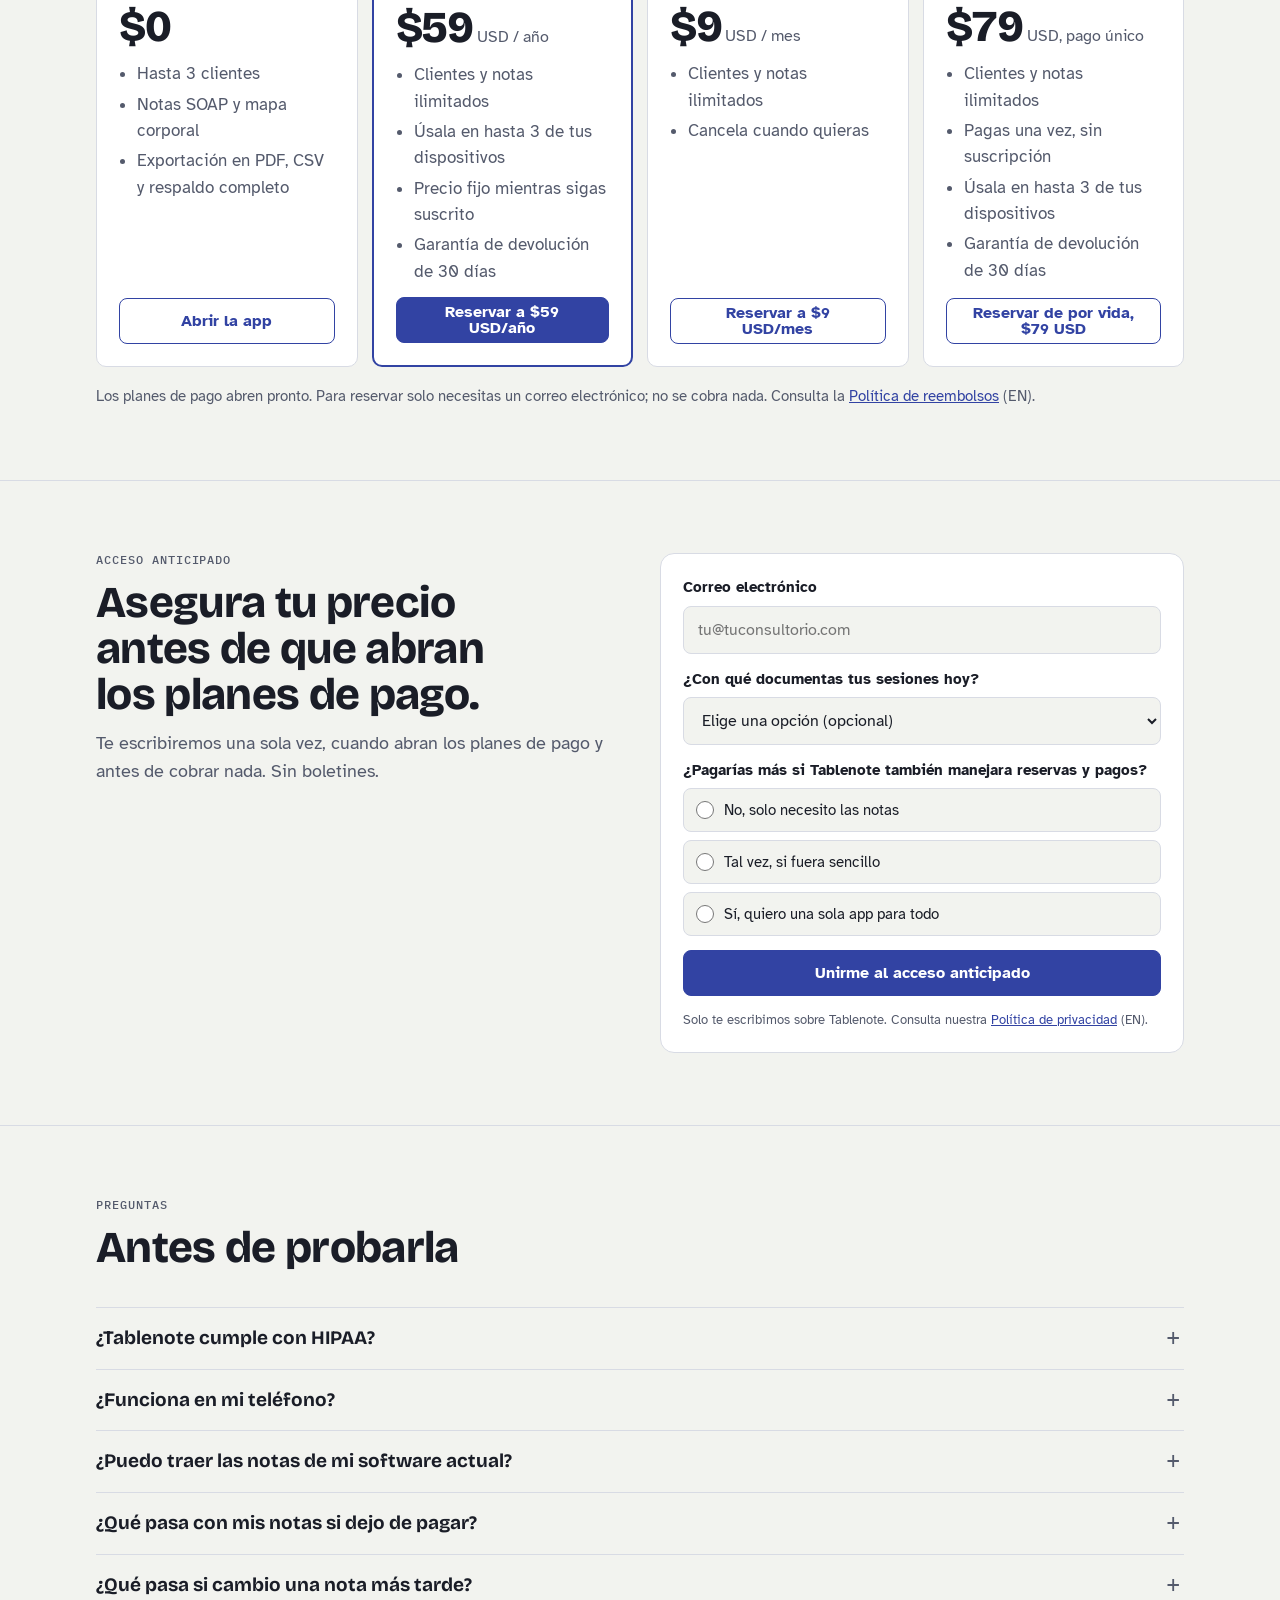
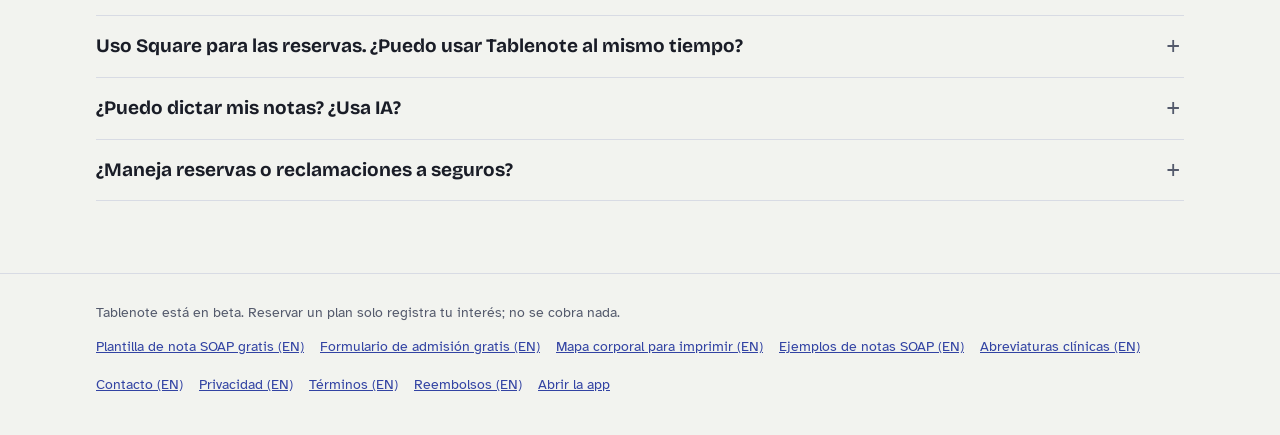
<file: es/index.html>
<!doctype html>
<html lang="es">
<head>
<meta charset="utf-8">
<meta name="viewport" content="width=device-width, initial-scale=1, viewport-fit=cover">
<title>Tablenote — Notas SOAP para terapeutas de masaje independientes</title>
<link rel="canonical" href="https://zircon1011a-prog.github.io/tablenote/es/">
<link rel="alternate" hreflang="en" href="https://zircon1011a-prog.github.io/tablenote/">
<link rel="alternate" hreflang="fr-CA" href="https://zircon1011a-prog.github.io/tablenote/fr/">
<link rel="alternate" hreflang="es" href="https://zircon1011a-prog.github.io/tablenote/es/">
<link rel="alternate" hreflang="x-default" href="https://zircon1011a-prog.github.io/tablenote/">
<meta name="description" content="Notas SOAP para terapeutas de masaje, en tu teléfono. Mapa corporal de frente y espalda, exporta en PDF o CSV cuando quieras. Gratis hasta 3 clientes.">
<meta property="og:title" content="Tablenote — Notas SOAP para terapeutas de masaje independientes">
<meta property="og:image" content="https://zircon1011a-prog.github.io/tablenote/assets/pitch/tablenote-hero.png">
<meta property="og:type" content="website">
<meta property="og:url" content="https://zircon1011a-prog.github.io/tablenote/es/">
<meta property="og:locale" content="es_419">
<meta property="og:locale:alternate" content="en_US">
<meta property="og:locale:alternate" content="fr_CA">
<meta name="twitter:card" content="summary_large_image">
<meta property="og:description" content="Solo documentación clínica, nada más. Notas SOAP en el teléfono, un mapa corporal que tocas y exportación completa cuando quieras.">
<link rel="icon" href="../assets/icon.svg" type="image/svg+xml">
<link rel="preconnect" href="https://fonts.googleapis.com">
<link rel="preconnect" href="https://fonts.gstatic.com" crossorigin>
<script>try{var t=localStorage.getItem('tablenote.theme');if(t==='light'||t==='dark')document.documentElement.setAttribute('data-theme',t);}catch(e){}</script>
<link rel="stylesheet" href="https://fonts.googleapis.com/css2?family=Atkinson+Hyperlegible:ital,wght@0,400;0,700;1,400&family=Bricolage+Grotesque:opsz,wght@12..96,500..800&family=IBM+Plex+Mono:wght@400;500&display=swap">
<link rel="stylesheet" href="../assets/brand.css">
<style>
  .wrap { max-width: 1120px; margin: 0 auto; padding-left: var(--gutter-l); padding-right: var(--gutter-r); }

  .top { position: sticky; top: env(safe-area-inset-top, 0px); z-index: 5; background: color-mix(in srgb, var(--paper) 92%, transparent); backdrop-filter: blur(8px); border-bottom: 1px solid var(--line); }
  .top .wrap { display: flex; align-items: center; justify-content: space-between; gap: 16px; padding-block: 12px; }
  .top nav { display: flex; align-items: center; gap: 20px; }
  .top nav a:not(.btn) { color: var(--ink-2); text-decoration: none; font-size: 15px; }
  .top nav a:not(.btn):hover { color: var(--ink); }
  @media (max-width: 720px) { .top nav a:not(.btn) { display: none; } }

  .hero .wrap { display: grid; grid-template-columns: minmax(0, 1.05fr) minmax(0, 1fr); gap: 48px; align-items: center; padding-block: 64px 72px; }
  @media (max-width: 900px) { .hero .wrap { grid-template-columns: minmax(0, 1fr); gap: 36px; padding-block: 40px 56px; } }
  .hero h1 { font-size: clamp(40px, 6.4vw, 76px); line-height: 0.98; font-weight: 800; letter-spacing: -0.035em; margin-top: 14px; }
  .hero h1 em { font-style: normal; color: var(--accent); }
  .hero .sub { font-size: 19px; color: var(--ink-2); max-width: 34em; margin: 22px 0 0; }
  .cta-row { display: flex; flex-wrap: wrap; gap: 10px; margin-top: 28px; }
  .fine { font-size: 14px; color: var(--ink-2); margin: 14px 0 0; display: flex; gap: 8px; align-items: flex-start; }
  .fine svg { flex: 0 0 auto; margin-top: 3px; }

  /* The demo card reads like a paper chart form */
  .chart-form { background: var(--surface); border: 1px solid var(--line); border-radius: 14px; box-shadow: 0 1px 0 var(--line), 0 18px 40px -24px color-mix(in srgb, var(--accent) 45%, transparent); overflow: hidden; }
  .cf-head { display: grid; grid-template-columns: repeat(4, minmax(0, auto)); justify-content: space-between; gap: 6px 14px; padding: 14px 18px; border-bottom: 1px solid var(--line); }
  @media (max-width: 480px) { .cf-head { grid-template-columns: repeat(2, minmax(0, 1fr)); } }
  .cf-head div { min-width: 0; }
  .cf-head b { display: block; font-size: 15px; font-weight: 700; margin-top: 3px; white-space: nowrap; overflow: hidden; text-overflow: ellipsis; }
  .cf-chart { padding: 14px 18px 6px; }
  .cf-chart .bodychart { width: 100%; height: auto; display: block; max-height: 420px; cursor: crosshair; touch-action: manipulation; }
  .cf-tools { display: flex; flex-wrap: wrap; gap: 10px; align-items: center; justify-content: space-between; padding: 0 18px 8px; }
  .cf-hint { font-size: 13px; color: var(--ink-2); margin: 0; padding: 0 18px 10px; }
  .cf-marks { list-style: none; margin: 0; padding: 10px 18px 14px; border-top: 1px dashed var(--line); display: flex; flex-wrap: wrap; gap: 6px 14px; min-height: 44px; font-size: 14px; }
  .cf-marks li { display: inline-flex; align-items: center; gap: 6px; }
  .cf-marks svg { width: 13px; height: 13px; }
  .cf-soap { border-top: 1px solid var(--line); }
  .cf-row { display: grid; grid-template-columns: 34px minmax(0, 1fr); border-top: 1px solid var(--line); }
  .cf-row:first-child { border-top: 0; }
  .cf-row .k { font: 500 13px/1 var(--f-mono); color: var(--accent); display: grid; place-items: center; border-right: 1px solid var(--line); }
  .cf-row p { margin: 0; padding: 9px 14px; font-size: 14.5px; line-height: 1.45; }
  .tag { display: inline-block; font: 500 11px/1 var(--f-mono); letter-spacing: 0.06em; text-transform: uppercase; padding: 4px 6px; border-radius: 4px; background: var(--accent-soft); color: var(--accent); }

  section.band { border-top: 1px solid var(--line); scroll-margin-top: 64px; }
  section.band > .wrap { padding-block: 72px; }
  @media (max-width: 720px) { section.band > .wrap { padding-block: 52px; } }
  .sec-head { display: grid; gap: 12px; max-width: 46em; margin-bottom: 36px; }
  .sec-head h2 { font-size: clamp(30px, 4vw, 44px); line-height: 1.05; font-weight: 750; }
  .sec-head p { margin: 0; color: var(--ink-2); font-size: 18px; }
  .sec-head.flush { margin-bottom: 0; }

  .three { display: grid; grid-template-columns: repeat(3, minmax(0, 1fr)); gap: 0; border-top: 2px solid var(--ink); }
  .three article { padding: 22px 24px 8px 0; display: grid; gap: 10px; align-content: start; }
  .three article + article { padding-left: 24px; border-left: 1px solid var(--line); }
  @media (max-width: 860px) {
    .three { grid-template-columns: minmax(0, 1fr); }
    .three article, .three article + article { padding: 22px 0; border-left: 0; border-top: 1px solid var(--line); }
    .three article:first-child { border-top: 0; }
  }
  .three h3 { font-size: 23px; line-height: 1.15; font-weight: 700; }
  .three p { margin: 0; color: var(--ink-2); }
  .quote { padding-top: 10px; border-top: 1px dashed var(--line); font-size: 14px; }
  .quote b { color: var(--ink); font-weight: 700; }
  .chips { display: flex; flex-wrap: wrap; gap: 6px; }
  .chips span { font-size: 13px; padding: 5px 9px; border-radius: 999px; border: 1px solid var(--line); background: var(--surface); }
  .regions { font: 400 13px/1.7 var(--f-mono); color: var(--ink); background: var(--surface); border: 1px solid var(--line); border-radius: 8px; padding: 10px 12px; }
  .files { display: grid; gap: 6px; }
  .files div { display: flex; justify-content: space-between; gap: 10px; font: 400 13px/1.3 var(--f-mono); background: var(--surface); border: 1px solid var(--line); border-radius: 8px; padding: 9px 12px; min-width: 0; }
  .files div span:first-child { overflow-wrap: anywhere; }
  .files div span:last-child { color: var(--ink-2); white-space: nowrap; }

  .split { display: grid; grid-template-columns: minmax(0, 1fr) minmax(0, 1fr); gap: 40px; align-items: start; }
  @media (max-width: 860px) { .split { grid-template-columns: minmax(0, 1fr); gap: 24px; } }
  .not { list-style: none; margin: 0; padding: 0; border-top: 1px solid var(--line); }
  .not li { display: flex; justify-content: space-between; align-items: baseline; gap: 12px; padding: 14px 0; border-bottom: 1px solid var(--line); font-size: 18px; }
  .not li s { text-decoration-thickness: 1.5px; color: var(--ink-2); }
  .not li span { font: 500 12px/1.6 var(--f-mono); color: var(--ink-2); text-transform: uppercase; letter-spacing: 0.06em; text-align: right; }
  .not li.yes { font-weight: 700; }
  .not li.yes span { color: var(--accent); }

  .data { margin: 0; border-top: 1px solid var(--line); }
  .data > div { display: grid; grid-template-columns: 96px minmax(0, 1fr); gap: 16px; padding: 14px 0; border-bottom: 1px solid var(--line); }
  @media (max-width: 480px) { .data > div { grid-template-columns: minmax(0, 1fr); gap: 4px; } }
  .data dt { padding-top: 4px; }
  .data dd { margin: 0; }

  .plans { display: grid; grid-template-columns: repeat(4, minmax(0, 1fr)); gap: 14px; }
  @media (max-width: 1080px) { .plans { grid-template-columns: repeat(2, minmax(0, 1fr)); } }
  @media (max-width: 620px) { .plans { grid-template-columns: minmax(0, 1fr); } }
  .plan { background: var(--surface); border: 1px solid var(--line); border-radius: var(--r); padding: 22px; display: grid; grid-template-rows: auto auto 1fr auto; gap: 12px; }
  .plan.main { border: 2px solid var(--accent); }
  .plan .price { font: 800 44px/1 var(--f-display); letter-spacing: -0.03em; font-variant-numeric: tabular-nums; }
  .plan .price small { font: 400 16px/1 var(--f-body); color: var(--ink-2); letter-spacing: 0; }
  .plan ul { margin: 0; padding-left: 18px; color: var(--ink-2); display: grid; gap: 4px; align-content: start; }
  .plan .btn { width: 100%; }
  .after-plans { color: var(--ink-2); font-size: 15px; margin: 18px 0 0; }

  form.lead { display: grid; gap: 14px; background: var(--surface); border: 1px solid var(--line); border-radius: 14px; padding: 22px; }
  form.lead label { display: grid; gap: 6px; font-weight: 700; font-size: 15px; }
  form.lead input, form.lead select { min-height: 48px; padding: 0 14px; border-radius: 8px; border: 1px solid var(--line); background: var(--paper); color: var(--ink); font: 400 16px var(--f-body); width: 100%; }
  .ask { border: 0; margin: 0; padding: 0; display: grid; gap: 8px; min-width: 0; }
  .ask legend { font-weight: 700; font-size: 15px; padding: 0; margin-bottom: 6px; }
  form.lead .ask label { display: flex; align-items: center; gap: 10px; font-weight: 400; min-height: 44px; padding: 8px 12px; border: 1px solid var(--line); border-radius: 8px; background: var(--paper); cursor: pointer; }
  form.lead .ask label:has(input:checked) { border-color: var(--accent); box-shadow: inset 0 0 0 1px var(--accent); }
  form.lead .ask input { flex: 0 0 auto; width: 18px; height: 18px; min-height: 0; padding: 0; margin: 0; accent-color: var(--accent); }
  .chosen { font-size: 15px; color: var(--accent); font-weight: 700; margin: 0; }
  .thanks { margin: 0; padding: 12px 14px; border-radius: 8px; background: var(--accent-soft); color: var(--ink); font-weight: 700; }

  .faq details { border-top: 1px solid var(--line); }
  .faq details:last-of-type { border-bottom: 1px solid var(--line); }
  .faq summary { cursor: pointer; list-style: none; padding: 18px 36px 18px 0; font: 700 19px/1.3 var(--f-display); position: relative; }
  .faq summary::-webkit-details-marker { display: none; }
  .faq summary::after { content: "+"; position: absolute; right: 4px; top: 16px; font: 400 24px/1 var(--f-mono); color: var(--ink-2); }
  .faq details[open] summary::after { content: "−"; }
  .faq details p { margin: 0 0 20px; color: var(--ink-2); max-width: 42em; }

  footer { border-top: 1px solid var(--line); }
  footer .wrap { display: flex; flex-wrap: wrap; gap: 12px 24px; justify-content: space-between; align-items: center; padding-block: 28px 40px; color: var(--ink-2); font-size: 14px; }

  /* Language switch (EN · FR · ES) */
  .lang { display: flex; align-items: center; font: 500 13px/1 var(--f-mono); color: var(--ink-2); white-space: nowrap; }
  .top nav .lang a:not(.btn) { display: inline-block; padding: 10px 3px; font: inherit; color: var(--ink-2); text-decoration: none; }
  .top nav .lang a:not(.btn):hover { color: var(--ink); }
  .top nav .lang a[aria-current] { color: var(--ink); font-weight: 700; text-decoration: underline; text-underline-offset: 4px; }
  @media (max-width: 720px) { .top nav { gap: 10px; } }
  @media (max-width: 400px) { .top .wrap { gap: 6px; } .top nav { gap: 4px; } .lang { font-size: 12px; } .lang .sep { display: none; } .top nav .lang a:not(.btn) { padding-inline: 2px; } .top nav .btn.small { padding: 0 9px; white-space: nowrap; } }
</style>
</head>
<body>

<header class="top">
  <div class="wrap">
    <a class="wordmark" href="#top" aria-label="Inicio de Tablenote">
      <svg viewBox="0 0 24 24" aria-hidden="true"><ellipse cx="12" cy="4.6" rx="3.6" ry="2.6" fill="var(--accent)"/><rect x="5.5" y="9" width="13" height="13.5" rx="3" fill="none" stroke="var(--ink)" stroke-width="2"/><path d="M8.5 13.5h7M8.5 17h4.5" stroke="var(--ink)" stroke-width="1.6" stroke-linecap="round"/></svg>
      Tablenote
    </a>
    <nav aria-label="Menú principal">
      <a href="#how">Cómo funciona</a>
      <a href="#pricing">Precios</a>
      <a href="#faq">Preguntas</a>
      <span class="lang" role="group" aria-label="Idioma"><a href="../" lang="en" hreflang="en" title="English">EN</a><span class="sep" aria-hidden="true">·</span><a href="../fr/" lang="fr-CA" hreflang="fr-CA" title="Français">FR</a><span class="sep" aria-hidden="true">·</span><a href="./" lang="es" hreflang="es" aria-current="page">ES</a></span>
      <button class="btn small quiet theme-btn" type="button" aria-label="Apariencia: según el sistema"></button>
      <a class="btn small" href="../app/" data-track="nav-open-app">Abrir la app</a>
    </nav>
  </div>
</header>

<main id="top">
  <section class="hero">
    <div class="wrap">
      <div>
        <span class="label">Para masajistas y terapeutas corporales independientes</span>
        <h1>Notas SOAP listas <em>antes de tu próximo cliente.</em></h1>
        <p class="sub">Tablenote sirve para documentar tus sesiones y nada más. Escribe notas SOAP en tu teléfono, toca un mapa corporal de frente y espalda, y exporta todos tus registros cuando quieras. Sigue usando la app de reservas que ya tienes.</p>
        <div class="cta-row">
          <a class="btn" href="../app/" data-track="hero-try-app">Pruébalo gratis, sin registro</a>
          <a class="btn ghost" href="#pricing" data-track="hero-pricing">Ver precios</a>
        </div>
        <p class="fine"><svg width="16" height="16" viewBox="0 0 16 16" aria-hidden="true"><rect x="3" y="7" width="10" height="7" rx="1.5" fill="none" stroke="var(--ink-2)" stroke-width="1.5"/><path d="M5.5 7V5a2.5 2.5 0 0 1 5 0v2" fill="none" stroke="var(--ink-2)" stroke-width="1.5"/></svg>Durante la beta, tus notas se quedan en tu dispositivo. No se envía nada a nuestros servidores.</p>
      </div>

      <div class="chart-form" aria-label="Ejemplo interactivo de una nota SOAP en Tablenote">
        <div class="cf-head">
          <div><span class="label">Cliente</span><b>Jordan L.</b></div>
          <div><span class="label">Fecha</span><b>14 oct</b></div>
          <div><span class="label">Sesión</span><b>60 min</b></div>
          <div><span class="label">Técnica</span><b>Tejido profundo</b></div>
        </div>
        <div class="cf-chart" id="demo-chart"></div>
        <div class="cf-tools">
          <div class="legend" role="group" aria-label="Tipo de marca" id="demo-legend"></div>
          <span class="tag">Pruébalo</span>
        </div>
        <p class="cf-hint">Toca la figura para agregar una marca. Toca una marca para quitarla.</p>
        <ul class="cf-marks" id="demo-marks" aria-live="polite"></ul>
        <div class="cf-soap">
          <div class="cf-row"><span class="k">S</span><p>Rigidez en el cuello al despertar, peor después de trabajar en el escritorio. Dolor 6/10.</p></div>
          <div class="cf-row"><span class="k">O</span><p>Hipertonía en trapecio superior bilateral; punto gatillo en romboides derechos.</p></div>
          <div class="cf-row"><span class="k">A</span><p>Buena respuesta del tejido. Dolor 3/10 después de la sesión.</p></div>
          <div class="cf-row"><span class="k">P</span><p>Volver en 2 semanas. Estiramiento en casa: trapecio superior, 3 × 30 s al día.</p></div>
        </div>
      </div>
    </div>
  </section>

  <section class="band" id="how">
    <div class="wrap">
      <div class="sec-head">
        <span class="label">Cómo funciona</span>
        <h2>Tres cosas que tu software de gestión hace mal.</h2>
        <p>La mayoría del software para terapeutas de masaje es una plataforma de reservas y pagos con notas SOAP agregadas al final. Tablenote empieza por la nota.</p>
      </div>
      <div class="three">
        <article>
          <span class="label">Móvil</span>
          <h3>Escríbela en tu teléfono, entre sesiones.</h3>
          <p>Toca frases comunes en vez de escribirlas, y cada cambio se guarda al instante. Cinco minutos entre clientes son suficientes.</p>
          <div class="chips" aria-label="Ejemplos de frases rápidas"><span>Hipertonía</span><span>Movilidad limitada</span><span>Punto gatillo</span><span>Volver en 2 semanas</span></div>
          <p class="quote">La queja que más escuchamos: <b>“tienes que tener una computadora”.</b></p>
        </article>
        <article>
          <span class="label">Mapa corporal</span>
          <h3>Un mapa corporal que sabe anatomía.</h3>
          <p>Toca la figura anterior o posterior y Tablenote nombra la región, según la izquierda y la derecha del cliente. Marca dolor, tensión y zonas que hay que evitar.</p>
          <div class="regions">dolor: trapecio superior (izq.)<br>tensión: cuadrado lumbar (der.)<br>evitar: fosa poplítea (izq.)</div>
          <p class="quote">Lo que ofrecen otras apps: <b>“la opción de importar fotos”.</b></p>
        </article>
        <article>
          <span class="label">Exportar</span>
          <h3>Tus registros se van contigo.</h3>
          <p>Guarda cualquier visita en PDF. Descarga todas tus notas como hoja de cálculo o como archivo de respaldo completo, cuando quieras y sin costo. Si editas una nota después del día de la visita, se conserva la versión anterior, con la hora y tu nombre, en pantalla y en la impresión.</p>
          <div class="files"><div><span>jordan-lee-2026-10-14.pdf</span><span>1 visita</span></div><div><span>tablenote-notes.csv</span><span>todas las notas</span></div><div><span>tablenote-backup.json</span><span>todo</span></div></div>
          <p class="quote">Lo que más temen los terapeutas: <b>“que tengan tus datos de rehén”.</b></p>
        </article>
      </div>
    </div>
  </section>

  <section class="band">
    <div class="wrap split">
      <div class="sec-head flush">
        <span class="label">Lo que no incluye</span>
        <h2>Quédate con tu app de reservas. Tablenote solo documenta.</h2>
        <p>Las suites todo en uno suelen costar entre 49 y 119 USD al mes porque incluyen herramientas que quizá ya tienes. Si tu agenda funciona, solo te faltan las notas.</p>
      </div>
      <ul class="not">
        <li><s>Reservas y calendario</s><span>Usa el tuyo</span></li>
        <li><s>Pagos con tarjeta</s><span>Usa tu terminal</span></li>
        <li><s>Correos de marketing</s><span>No incluido</span></li>
        <li><s>Facturación a seguros</s><span>No incluida</span></li>
        <li class="yes">Notas SOAP, mapa corporal, historial de salud, exportación<span>Incluido</span></li>
      </ul>
    </div>
  </section>

  <section class="band">
    <div class="wrap split">
      <div class="sec-head flush">
        <span class="label">Dónde viven tus notas</span>
        <h2>Tus notas se quedan contigo.</h2>
        <p>Tablenote guarda las notas en tu navegador, en tu propio dispositivo. Nunca las recibimos, así que no podemos perderlas ni filtrarlas.</p>
      </div>
      <dl class="data">
        <div><dt class="label">Guardado</dt><dd>Solo en este dispositivo. Si borras los datos del navegador, se borran las notas, así que guarda un respaldo.</dd></div>
        <div><dt class="label">Respaldo</dt><dd>En una computadora, elige una sola vez una carpeta de Google Drive, Dropbox o iCloud y cada cambio se guarda ahí. En un teléfono, con un toque guardas un respaldo en iCloud o Drive.</dd></div>
        <div><dt class="label">Siempre</dt><dd>Exportación completa de todos los registros en todos los planes, incluso después de cancelar.</dd></div>
      </dl>
    </div>
  </section>

  <section class="band" id="pricing">
    <div class="wrap">
      <div class="sec-head">
        <span class="label">Precios</span>
        <h2>Gratis para empezar. Un precio justo cuando crezcas.</h2>
        <p>Documenta hasta 3 clientes gratis. Después, suscríbete o paga una sola vez y es tuya. Sin aumentos de precio en lo que ya compraste. Precios en dólares estadounidenses (USD).</p>
      </div>
      <div class="plans">
        <div class="plan">
          <span class="label">Gratis</span>
          <div class="price">$0</div>
          <ul><li>Hasta 3 clientes</li><li>Notas SOAP y mapa corporal</li><li>Exportación en PDF, CSV y respaldo completo</li></ul>
          <a class="btn ghost" href="../app/" data-track="plan-free-open-app">Abrir la app</a>
        </div>
        <div class="plan main">
          <span class="label">Miembro fundador</span>
          <div class="price">$59<small> USD / año</small></div>
          <ul><li>Clientes y notas ilimitados</li><li>Úsala en hasta 3 de tus dispositivos</li><li>Precio fijo mientras sigas suscrito</li><li>Garantía de devolución de 30 días</li></ul>
          <button class="btn" type="button" data-plan="founding-59" id="buy-founding">Reservar a $59 USD/año</button>
        </div>
        <div class="plan">
          <span class="label">Mensual</span>
          <div class="price">$9<small> USD / mes</small></div>
          <ul><li>Clientes y notas ilimitados</li><li>Cancela cuando quieras</li></ul>
          <button class="btn ghost" type="button" data-plan="solo-monthly-9" id="buy-monthly">Reservar a $9 USD/mes</button>
        </div>
        <div class="plan">
          <span class="label">De por vida</span>
          <div class="price">$79<small> USD, pago único</small></div>
          <ul><li>Clientes y notas ilimitados</li><li>Pagas una vez, sin suscripción</li><li>Úsala en hasta 3 de tus dispositivos</li><li>Garantía de devolución de 30 días</li></ul>
          <button class="btn ghost" type="button" data-plan="lifetime-79" id="buy-lifetime">Reservar de por vida, $79 USD</button>
        </div>
      </div>
      <p class="after-plans" id="after-plans">Los planes de pago abren pronto. Para reservar solo necesitas un correo electrónico; no se cobra nada. Consulta la <a href="../refund.html" hreflang="en">Política de reembolsos</a> (EN).</p>
    </div>
  </section>

  <section class="band" id="signup">
    <div class="wrap split">
      <div class="sec-head flush">
        <span class="label">Acceso anticipado</span>
        <h2>Asegura tu precio antes de que abran los planes de pago.</h2>
        <p>Te escribiremos una sola vez, cuando abran los planes de pago y antes de cobrar nada. Sin boletines.</p>
      </div>
      <!-- Submissions are relayed by FormSubmit to the owner's inbox. The action uses FormSubmit's alias, not the address. -->
      <form class="lead" id="lead" action="https://formsubmit.co/ajax/a31453b1dc8c84718be297694be344b1" method="POST">
        <input type="hidden" name="_subject" value="Tablenote early access sign-up (ES)">
        <input type="hidden" name="_template" value="table">
        <input type="hidden" name="lang" value="es">
        <input type="text" name="_honey" tabindex="-1" autocomplete="off" aria-hidden="true" style="position:absolute;left:-9999px;width:1px;height:1px;opacity:0">
        <p class="chosen" id="lead-chosen" hidden></p>
        <label for="lead-email">Correo electrónico
          <input type="email" id="lead-email" name="email" autocomplete="email" placeholder="tu@tuconsultorio.com" required>
        </label>
        <label for="lead-current">¿Con qué documentas tus sesiones hoy?
          <select id="lead-current" name="current_tool">
            <option value="">Elige una opción (opcional)</option>
            <option value="Paper forms">Formularios en papel</option>
            <option>ClinicSense</option>
            <option>MassageBook</option>
            <option>SimplePractice</option>
            <option>Jane</option>
            <option value="Notes app / Google Docs">App de notas / Google Docs</option>
            <option value="Something else">Otra cosa</option>
          </select>
        </label>
        <fieldset class="ask" id="lead-allinone">
          <legend>¿Pagarías más si Tablenote también manejara reservas y pagos?</legend>
          <label for="aio-no"><input type="radio" id="aio-no" name="wants_booking" value="no-notes-only"> No, solo necesito las notas</label>
          <label for="aio-maybe"><input type="radio" id="aio-maybe" name="wants_booking" value="maybe"> Tal vez, si fuera sencillo</label>
          <label for="aio-yes"><input type="radio" id="aio-yes" name="wants_booking" value="yes-all-in-one"> Sí, quiero una sola app para todo</label>
        </fieldset>
        <input type="hidden" name="plan" id="lead-plan" value="">
        <button class="btn" type="submit" id="lead-submit">Unirme al acceso anticipado</button>
        <p class="thanks" id="lead-thanks" hidden>Ya estás en la lista. Te escribiremos cuando abran los planes de pago.</p>
        <p class="hint" style="margin:0;font-size:13px;color:var(--ink-2)">Solo te escribimos sobre Tablenote. Consulta nuestra <a href="../privacy.html" hreflang="en">Política de privacidad</a> (EN).</p>
      </form>
    </div>
  </section>

  <section class="band faq" id="faq">
    <div class="wrap">
      <div class="sec-head"><span class="label">Preguntas</span><h2>Antes de probarla</h2></div>
      <details>
        <summary>¿Tablenote cumple con HIPAA?</summary>
        <p>Tus notas nunca salen de tu dispositivo, así que nunca recibimos ni guardamos información de salud de tus clientes. Los respaldos van solo a donde tú elijas, como tu propia nube.</p>
      </details>
      <details>
        <summary>¿Funciona en mi teléfono?</summary>
        <p>Sí. Funciona en Safari o Chrome en cualquier teléfono, tableta o computadora portátil reciente. Agrégala a tu pantalla de inicio y se abre como una app, incluso sin señal en la sala de tratamiento.</p>
      </details>
      <details>
        <summary>¿Puedo traer las notas de mi software actual?</summary>
        <p>Tu lista de clientes, sí. Exporta tus clientes como archivo CSV desde Square, tu app de reservas o una hoja de cálculo; luego abre «Exportar» en Tablenote y elige «Importar clientes». Se pasan los nombres, teléfonos y correos. Las notas de visitas anteriores se quedan en tu software anterior, así que guárdalas como PDF antes de dejarlo.</p>
      </details>
      <details>
        <summary>¿Qué pasa con mis notas si dejo de pagar?</summary>
        <p>Conservas el acceso a la exportación. Descarga todas tus notas en PDF, CSV o un archivo de respaldo completo cuando quieras, incluso después de cancelar.</p>
      </details>
      <details>
        <summary>¿Qué pasa si cambio una nota más tarde?</summary>
        <p>Durante las primeras 24 horas, la nota es un borrador, así que puedes terminarla después de tu último cliente. Después, cualquier cambio conserva la versión anterior con la fecha, la hora y tu nombre, y el PDF imprime el historial completo de cambios. Muchas juntas de licencias y aseguradoras esperan registros que muestren qué se cambió y cuándo; consulta las normas de tu estado, país o asociación.</p>
      </details>
      <details>
        <summary>Uso Square para las reservas. ¿Puedo usar Tablenote al mismo tiempo?</summary>
        <p>Sí. No se conectan entre sí, y no hace falta. Deja las reservas y los pagos en Square, y escribe tus notas aquí.</p>
      </details>
      <details>
        <summary>¿Puedo dictar mis notas? ¿Usa IA?</summary>
        <p>Tablenote no tiene IA y nunca graba una sesión. Para dictar una nota, toca el micrófono del teclado de tu teléfono. Ese dictado lo hace el software de tu propio teléfono, no Tablenote.</p>
      </details>
      <details>
        <summary>¿Maneja reservas o reclamaciones a seguros?</summary>
        <p>No. Tablenote es solo para documentar. Sigue usando tus herramientas de reservas y pagos, y usa Tablenote para las notas.</p>
      </details>
    </div>
  </section>
</main>

<footer>
  <div class="wrap">
    <span>Tablenote está en beta. Reservar un plan solo registra tu interés; no se cobra nada.</span>
    <span class="row" style="display:flex;gap:16px;flex-wrap:wrap"><a href="../soap-note-template.html" hreflang="en">Plantilla de nota SOAP gratis (EN)</a><a href="../massage-intake-form.html" hreflang="en">Formulario de admisión gratis (EN)</a><a href="../massage-body-chart.html" hreflang="en">Mapa corporal para imprimir (EN)</a><a href="../massage-soap-note-examples.html" hreflang="en">Ejemplos de notas SOAP (EN)</a><a href="../massage-charting-abbreviations.html" hreflang="en">Abreviaturas clínicas (EN)</a><a href="../contact.html" hreflang="en">Contacto (EN)</a><a href="../privacy.html" hreflang="en">Privacidad (EN)</a><a href="../terms.html" hreflang="en">Términos (EN)</a><a href="../refund.html" hreflang="en">Reembolsos (EN)</a><a href="../app/">Abrir la app</a></span>
  </div>
</footer>

<script src="../assets/bodychart.js"></script>
<script>
(function () {
  // Cookie-free counts via hits.sh (no account). Each key's total is public at https://hits.sh/<key>/
  // Spanish page: every key is prefixed with "es-" so these visits stay separate from the English page.
  // Skipped on localhost so testing doesn't inflate the numbers. Landing page only, never in /app.
  var COUNT = 'https://hits.sh/zircon1011a-prog.github.io/tablenote/';
  var PREFIX = 'es-';
  var live = !/^(localhost|127\.0\.0\.1|\[::1\])$/.test(location.hostname);
  function hit(key) { if (live) { var i = new Image(); i.referrerPolicy = 'no-referrer'; i.src = COUNT + PREFIX + key + '.svg'; } }
  function track(name) {
    hit('e-' + name);
    try { if (window.goatcounter && window.goatcounter.count) window.goatcounter.count({ path: 'event-' + PREFIX + name, title: PREFIX + name, event: true }); } catch (e) {}
  }
  hit('visit');
  document.querySelectorAll('[data-track]').forEach(function (a) {
    a.addEventListener('click', function () { track(a.getAttribute('data-track')); });
  });

  // Page-local Spanish labels for the shared body chart (assets/bodychart.js stays English)
  var TYPE_LABEL = { pain: 'Dolor', tension: 'Tensión', avoid: 'Evitar' };
  var REGION = {
    'Head / face': 'Cabeza / cara', 'Occiput': 'Occipucio', 'Anterior neck': 'Cuello (anterior)', 'Cervical spine': 'Columna cervical',
    'posterior neck': 'cuello posterior', 'deltoid': 'deltoides', 'biceps': 'bíceps', 'triceps': 'tríceps',
    'forearm flexors': 'flexores del antebrazo', 'forearm extensors': 'extensores del antebrazo', 'hand': 'mano',
    'pectoralis major': 'pectoral mayor', 'upper trapezius': 'trapecio superior', 'Sternum': 'Esternón', 'chest wall': 'pared torácica',
    'Thoracic spine': 'Columna torácica', 'rhomboids': 'romboides', 'latissimus dorsi': 'dorsal ancho', 'Abdomen': 'Abdomen',
    'obliques': 'oblicuos', 'Lumbar spine': 'Columna lumbar', 'erector spinae': 'erectores de la columna', 'quadratus lumborum': 'cuadrado lumbar',
    'hip flexors': 'flexores de cadera', 'gluteals': 'glúteos', 'quadriceps': 'cuádriceps', 'hamstrings': 'isquiotibiales',
    'knee': 'rodilla', 'popliteal fossa': 'fosa poplítea', 'tibialis anterior': 'tibial anterior',
    'gastrocnemius / soleus': 'gastrocnemio / sóleo', 'foot (dorsum)': 'dorso del pie', 'heel / plantar fascia': 'talón / fascia plantar'
  };
  var SIDE = { L: 'izq.', R: 'der.' };
  function regionText(r) {
    var m = /^([LR]) (.+)$/.exec(r);
    if (!m) return REGION[r] || r;
    var base = REGION[m[2]] || m[2];
    return base.charAt(0).toUpperCase() + base.slice(1) + ' (' + SIDE[m[1]] + ')';
  }

  // Hero demo: a live body chart preloaded with example marks
  var sample = [
    { id: 'a', view: 'back', x: 122, y: 98, type: 'pain' },
    { id: 'b', view: 'back', x: 78, y: 98, type: 'pain' },
    { id: 'c', view: 'back', x: 115, y: 124, type: 'tension' },
    { id: 'd', view: 'front', x: 118, y: 320, type: 'avoid' }
  ];
  sample.forEach(function (m) { m.region = BodyChart.region(m.view, m.x, m.y); });
  var list = document.getElementById('demo-marks');
  function renderList(marks) {
    list.innerHTML = marks.length ? '' : '<li style="color:var(--ink-2)">Todavía no hay marcas. Toca la figura.</li>';
    marks.forEach(function (m) {
      var li = document.createElement('li');
      li.innerHTML = BodyChart.glyphSVG(m.type);
      li.appendChild(document.createTextNode(regionText(m.region)));
      list.appendChild(li);
    });
  }
  var tracked = false;
  var chart = BodyChart.create(document.getElementById('demo-chart'), {
    marks: sample, type: 'pain', label: 'Mapa corporal, vistas anterior y posterior',
    onChange: function (m) { renderList(m); if (!tracked) { track('demo-mark'); tracked = true; } }
  });
  renderList(sample);
  // Translate the side letters drawn inside the SVG (ANTERIOR / POSTERIOR read the same in Spanish)
  var SVG_TEXT = { L: 'I', R: 'D' };
  chart.svg.querySelectorAll('text').forEach(function (t) { if (SVG_TEXT[t.textContent]) t.textContent = SVG_TEXT[t.textContent]; });

  var legend = document.getElementById('demo-legend');
  Object.keys(BodyChart.TYPES).forEach(function (t, i) {
    var b = document.createElement('button');
    b.type = 'button';
    b.setAttribute('aria-pressed', i === 0 ? 'true' : 'false');
    b.innerHTML = BodyChart.glyphSVG(t) + (TYPE_LABEL[t] || BodyChart.TYPES[t].label.split(' /')[0]);
    b.addEventListener('click', function () {
      legend.querySelectorAll('button').forEach(function (x) { x.setAttribute('aria-pressed', 'false'); });
      b.setAttribute('aria-pressed', 'true');
      chart.setType(t);
    });
    legend.appendChild(b);
  });

  // "Reserve" = pre-payment intent. Record the plan, then move to the form.
  // Set this to the Lemon Squeezy checkout link when sales open; the founding button then goes straight to checkout.
  var CHECKOUT_URL = '';
  var MONTHLY_CHECKOUT_URL = '';
  var LIFETIME_CHECKOUT_URL = '';
  function toCheckout(id, url, label, event) {
    var old = document.getElementById(id);
    var link = document.createElement('a');
    link.className = old.className; link.href = url; link.textContent = label;
    link.addEventListener('click', function () { track(event); });
    old.replaceWith(link);
  }
  if (LIFETIME_CHECKOUT_URL) toCheckout('buy-lifetime', LIFETIME_CHECKOUT_URL, 'Comprar de por vida, $79 USD', 'checkout-lifetime-79');
  if (MONTHLY_CHECKOUT_URL) toCheckout('buy-monthly', MONTHLY_CHECKOUT_URL, 'Empezar plan mensual', 'checkout-monthly-9');
  if (CHECKOUT_URL) {
    toCheckout('buy-founding', CHECKOUT_URL, 'Hazte miembro fundador', 'checkout-founding-59');
    document.getElementById('after-plans').innerHTML = 'Pago seguro con Lemon Squeezy, que gestiona el cobro y los impuestos sobre las ventas. Garantía de devolución de 30 días. Consulta la <a href="../refund.html" hreflang="en">Política de reembolsos</a> (EN).';
  }
  var names = { 'founding-59': 'Miembro fundador, $59 USD/año', 'solo-monthly-9': 'Mensual, $9 USD/mes', 'lifetime-79': 'De por vida, $79 USD pago único' };
  document.querySelectorAll('[data-plan]').forEach(function (b) {
    b.addEventListener('click', function () {
      var plan = b.getAttribute('data-plan');
      document.getElementById('lead-plan').value = plan;
      var chosen = document.getElementById('lead-chosen');
      chosen.textContent = 'Reservando: ' + names[plan];
      chosen.hidden = false;
      document.getElementById('lead-submit').textContent = 'Reservar mi precio';
      track('plan-' + plan);
      document.getElementById('signup').scrollIntoView({ behavior: 'smooth' });
      setTimeout(function () { document.getElementById('lead-email').focus({ preventScroll: true }); }, 400);
    });
  });

  var form = document.getElementById('lead');
  var thanks = document.getElementById('lead-thanks');
  form.addEventListener('submit', function (e) {
    e.preventDefault();
    var action = form.getAttribute('action');
    var done = function () {
      thanks.textContent = 'Ya estás en la lista. Te escribiremos cuando abran los planes de pago.';
      thanks.hidden = false;
      document.getElementById('lead-submit').disabled = true;
      track('lead-submit');
    };
    if (!action || !live) { done(); return; }
    var submit = document.getElementById('lead-submit');
    submit.disabled = true;
    fetch(action, { method: 'POST', body: new FormData(form), headers: { Accept: 'application/json' } })
      .then(function (r) { return r.json(); })
      .then(function (j) { if (String(j.success) === 'true') done(); else throw new Error(j.message || 'rejected'); })
      .catch(function () {
        submit.disabled = false;
        thanks.textContent = 'No se pudo enviar. Revisa tu conexión e inténtalo de nuevo.';
        thanks.hidden = false;
      });
  });

  // The shared theme switch (assets/theme.js) writes English labels; translate them on this page.
  var THEME = { Auto: 'Auto', Light: 'Claro', Dark: 'Oscuro' };
  var THEME_ARIA = { Auto: 'Apariencia: según el sistema', Light: 'Apariencia: claro', Dark: 'Apariencia: oscuro' };
  function localizeTheme() {
    document.querySelectorAll('.theme-btn').forEach(function (b) {
      var s = b.querySelector('span');
      if (!s || !THEME_ARIA[s.getAttribute('data-en') || s.textContent]) return;
      var en = s.getAttribute('data-en') || s.textContent;
      if (s.textContent !== THEME[en]) { s.setAttribute('data-en', en); s.textContent = THEME[en]; }
      var aria = THEME_ARIA[en] + '. Toca para cambiar.';
      if (b.getAttribute('aria-label') !== aria) b.setAttribute('aria-label', aria);
    });
  }
  document.querySelectorAll('.theme-btn').forEach(function (b) {
    new MutationObserver(localizeTheme).observe(b, { childList: true, attributes: true, attributeFilter: ['aria-label'] });
  });
  document.addEventListener('DOMContentLoaded', localizeTheme);
})();
</script>
<script src="../assets/theme.js"></script>
</body>
</html>
</file>
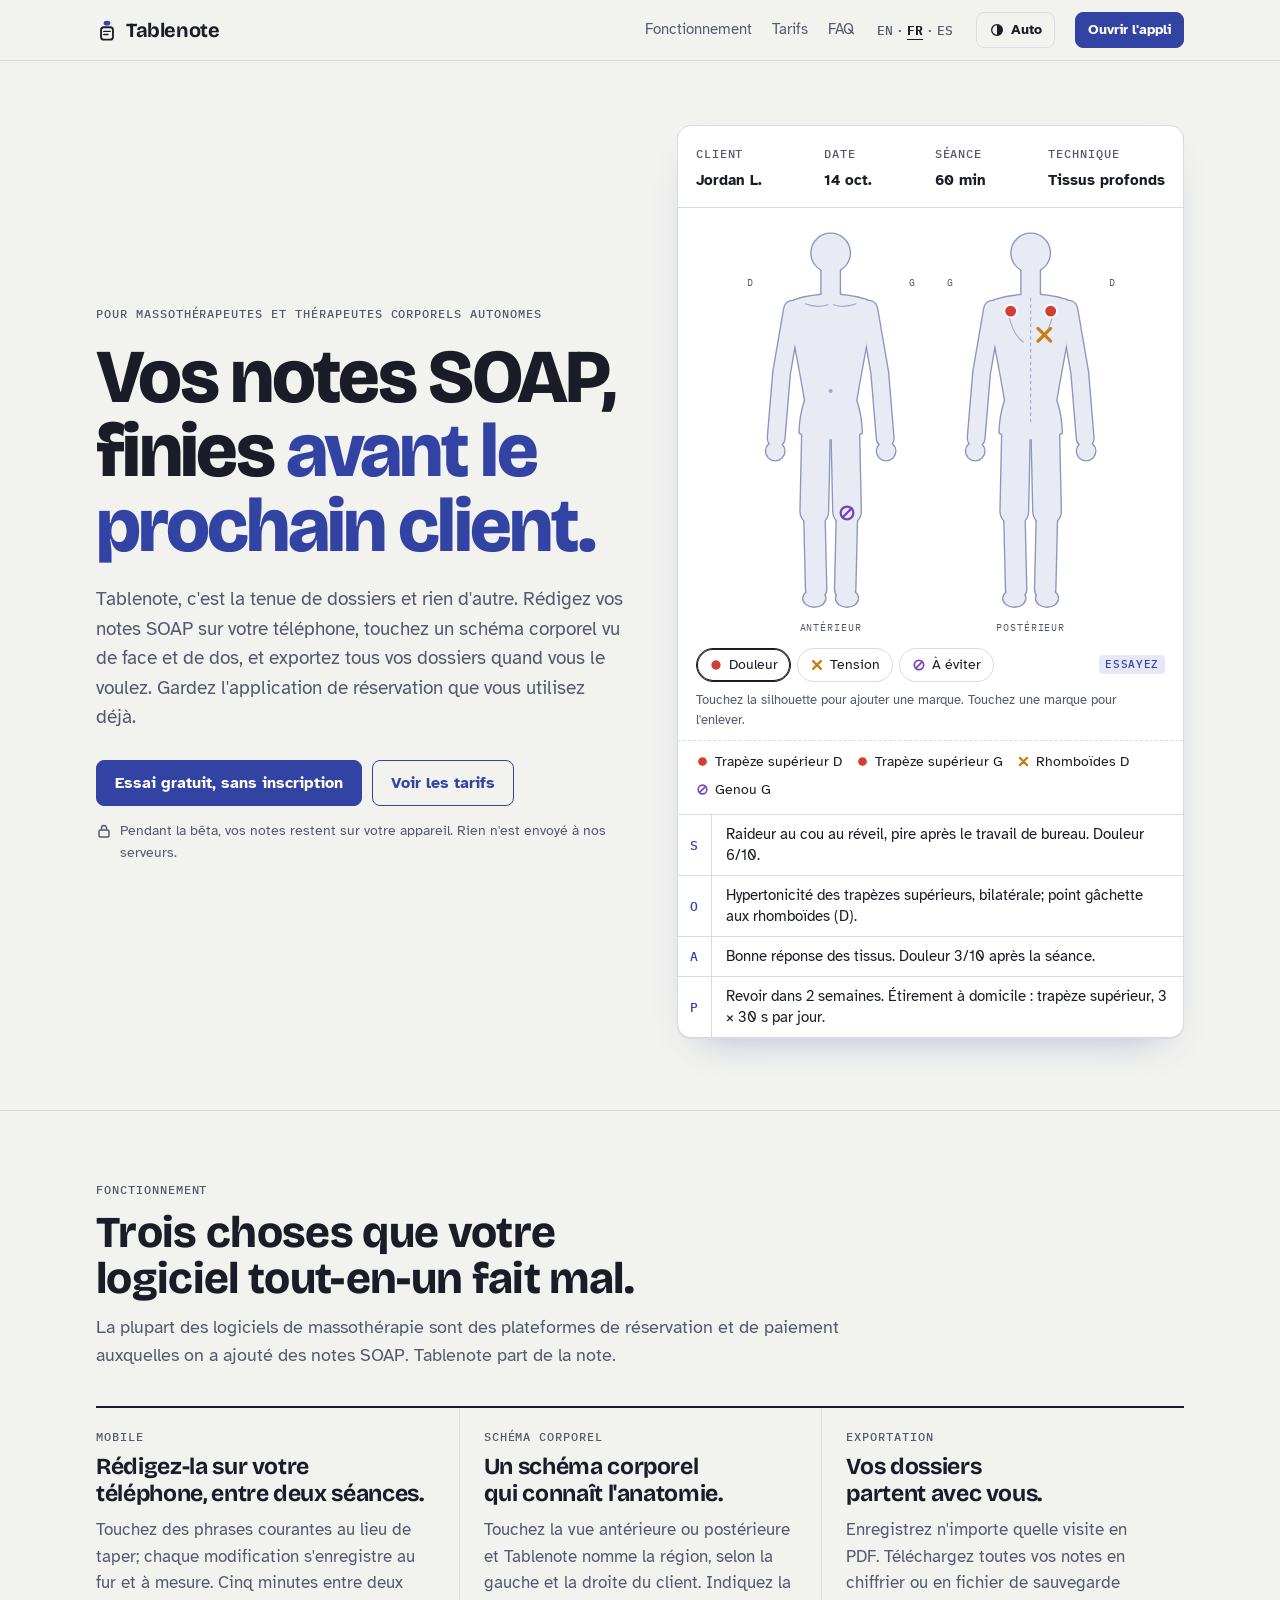
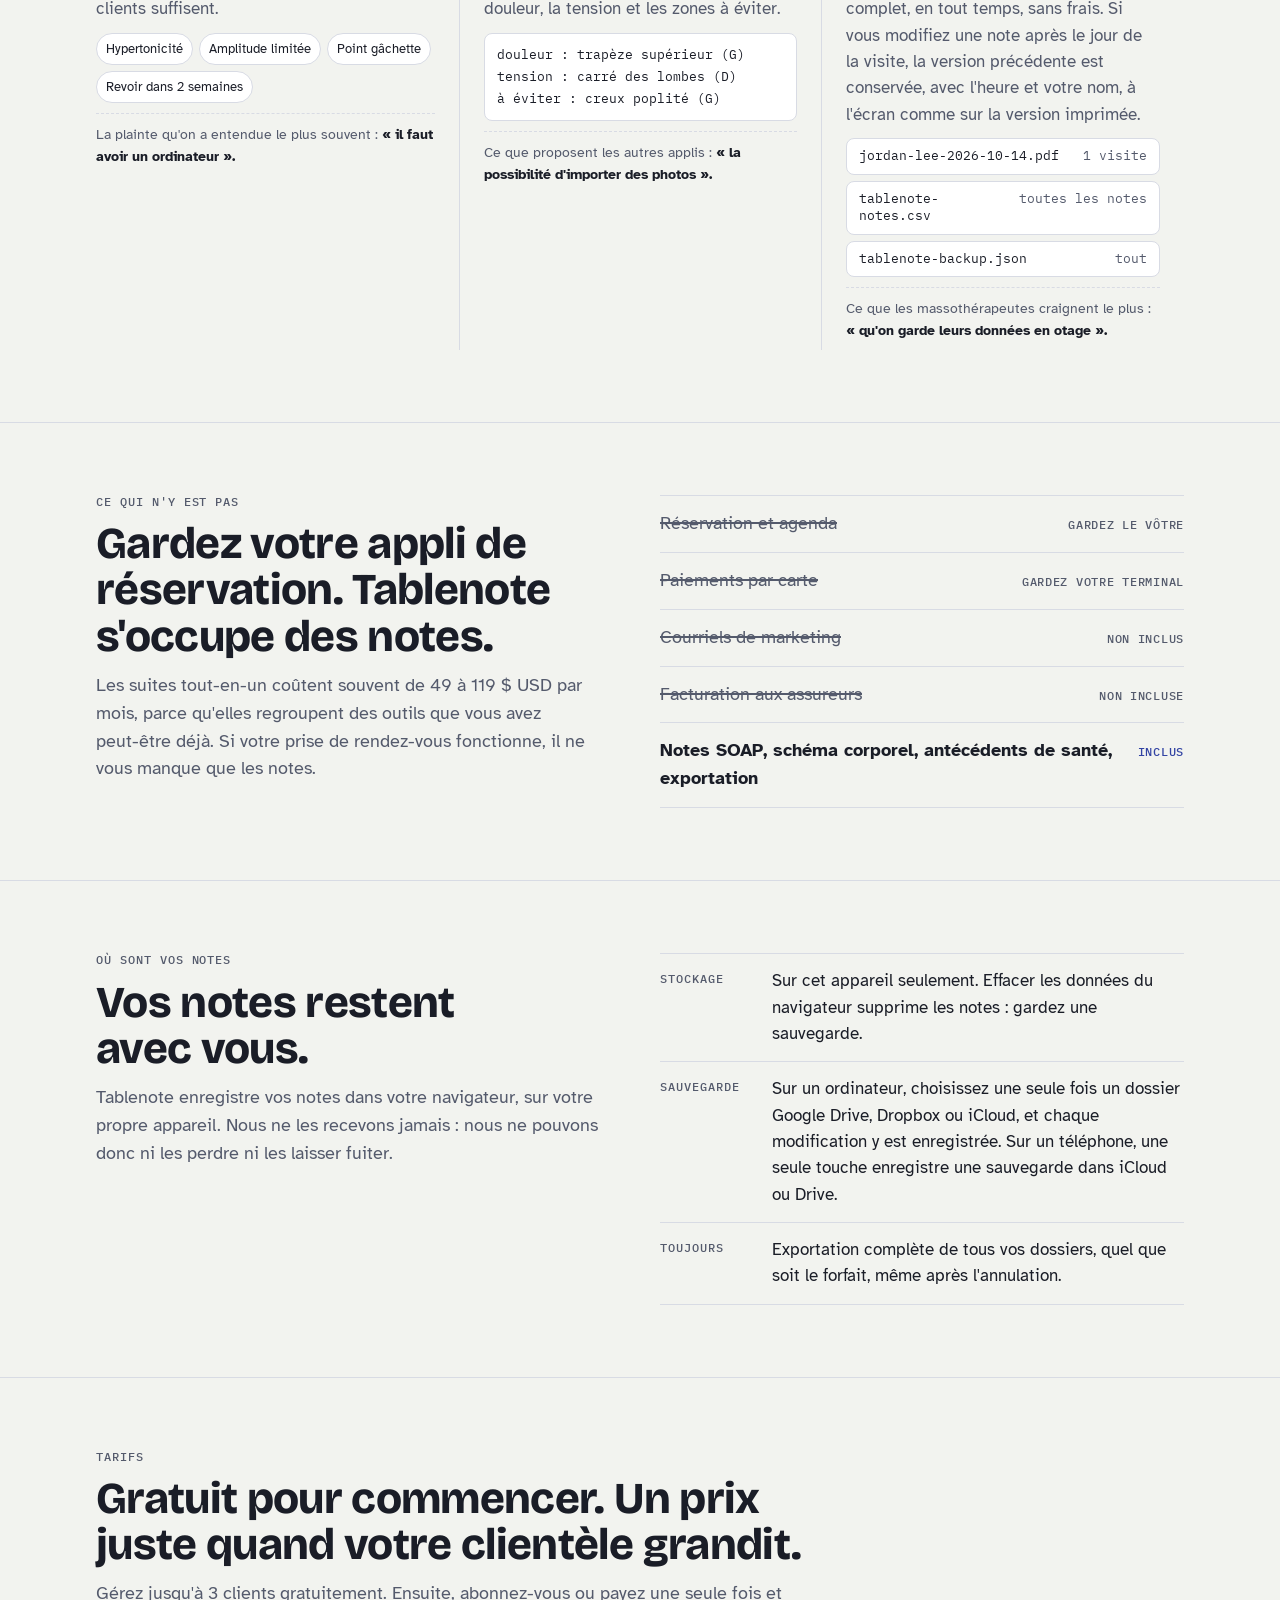
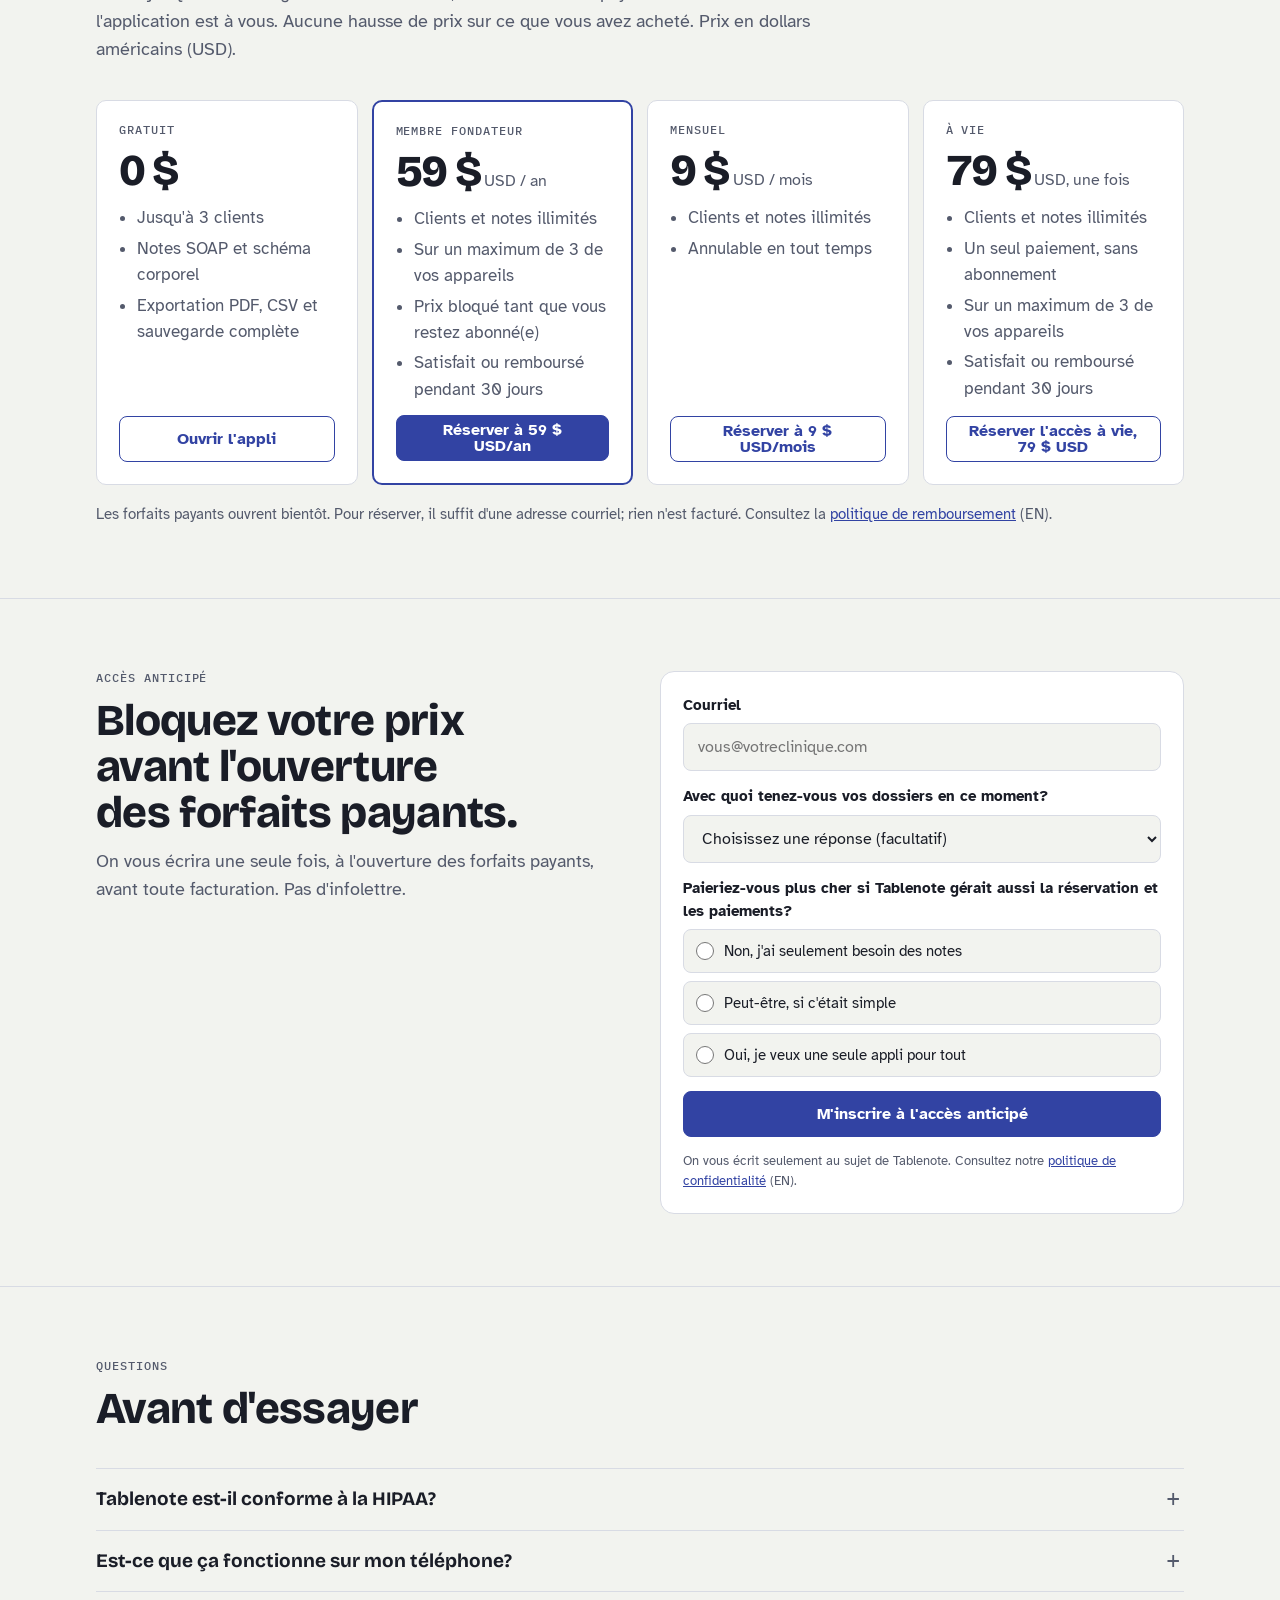
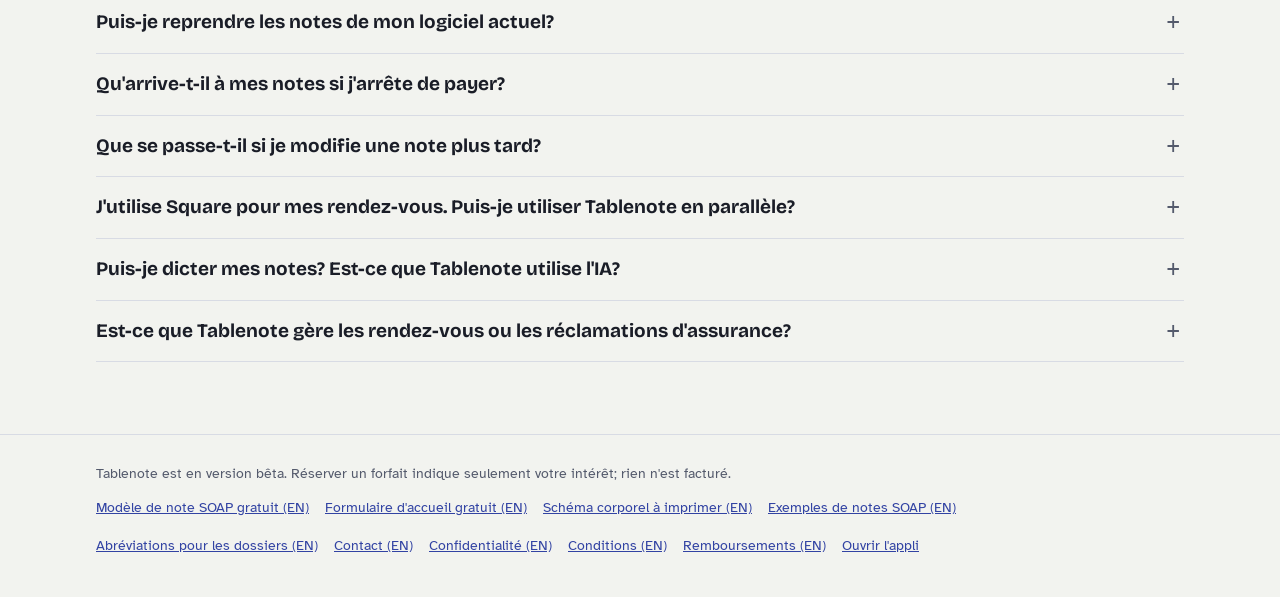
<file: fr/index.html>
<!doctype html>
<html lang="fr-CA">
<head>
<meta charset="utf-8">
<meta name="viewport" content="width=device-width, initial-scale=1, viewport-fit=cover">
<title>Tablenote — Notes SOAP pour massothérapeutes autonomes</title>
<link rel="canonical" href="https://zircon1011a-prog.github.io/tablenote/fr/">
<link rel="alternate" hreflang="en" href="https://zircon1011a-prog.github.io/tablenote/">
<link rel="alternate" hreflang="fr-CA" href="https://zircon1011a-prog.github.io/tablenote/fr/">
<link rel="alternate" hreflang="es" href="https://zircon1011a-prog.github.io/tablenote/es/">
<link rel="alternate" hreflang="x-default" href="https://zircon1011a-prog.github.io/tablenote/">
<meta name="description" content="Notes SOAP pour massothérapeutes, sur votre téléphone. Schéma corporel avant-arrière, export PDF ou CSV en tout temps. Gratuit jusqu'à 3 clients.">
<meta property="og:title" content="Tablenote — Notes SOAP pour massothérapeutes autonomes">
<meta property="og:image" content="https://zircon1011a-prog.github.io/tablenote/assets/pitch/tablenote-hero.png">
<meta property="og:type" content="website">
<meta property="og:url" content="https://zircon1011a-prog.github.io/tablenote/fr/">
<meta property="og:locale" content="fr_CA">
<meta property="og:locale:alternate" content="en_US">
<meta property="og:locale:alternate" content="es_419">
<meta name="twitter:card" content="summary_large_image">
<meta property="og:description" content="La tenue de dossiers, et rien d'autre. Notes SOAP sur mobile, schéma corporel à toucher et exportation complète quand vous le voulez.">
<link rel="icon" href="../assets/icon.svg" type="image/svg+xml">
<link rel="preconnect" href="https://fonts.googleapis.com">
<link rel="preconnect" href="https://fonts.gstatic.com" crossorigin>
<script>try{var t=localStorage.getItem('tablenote.theme');if(t==='light'||t==='dark')document.documentElement.setAttribute('data-theme',t);}catch(e){}</script>
<link rel="stylesheet" href="https://fonts.googleapis.com/css2?family=Atkinson+Hyperlegible:ital,wght@0,400;0,700;1,400&family=Bricolage+Grotesque:opsz,wght@12..96,500..800&family=IBM+Plex+Mono:wght@400;500&display=swap">
<link rel="stylesheet" href="../assets/brand.css">
<style>
  .wrap { max-width: 1120px; margin: 0 auto; padding-left: var(--gutter-l); padding-right: var(--gutter-r); }

  .top { position: sticky; top: env(safe-area-inset-top, 0px); z-index: 5; background: color-mix(in srgb, var(--paper) 92%, transparent); backdrop-filter: blur(8px); border-bottom: 1px solid var(--line); }
  .top .wrap { display: flex; align-items: center; justify-content: space-between; gap: 16px; padding-block: 12px; }
  .top nav { display: flex; align-items: center; gap: 20px; }
  .top nav a:not(.btn) { color: var(--ink-2); text-decoration: none; font-size: 15px; }
  .top nav a:not(.btn):hover { color: var(--ink); }
  @media (max-width: 720px) { .top nav a:not(.btn) { display: none; } }

  .hero .wrap { display: grid; grid-template-columns: minmax(0, 1.05fr) minmax(0, 1fr); gap: 48px; align-items: center; padding-block: 64px 72px; }
  @media (max-width: 900px) { .hero .wrap { grid-template-columns: minmax(0, 1fr); gap: 36px; padding-block: 40px 56px; } }
  .hero h1 { font-size: clamp(40px, 6.4vw, 76px); line-height: 0.98; font-weight: 800; letter-spacing: -0.035em; margin-top: 14px; }
  .hero h1 em { font-style: normal; color: var(--accent); }
  .hero .sub { font-size: 19px; color: var(--ink-2); max-width: 34em; margin: 22px 0 0; }
  .cta-row { display: flex; flex-wrap: wrap; gap: 10px; margin-top: 28px; }
  .fine { font-size: 14px; color: var(--ink-2); margin: 14px 0 0; display: flex; gap: 8px; align-items: flex-start; }
  .fine svg { flex: 0 0 auto; margin-top: 3px; }

  /* The demo card reads like a paper chart form */
  .chart-form { background: var(--surface); border: 1px solid var(--line); border-radius: 14px; box-shadow: 0 1px 0 var(--line), 0 18px 40px -24px color-mix(in srgb, var(--accent) 45%, transparent); overflow: hidden; }
  .cf-head { display: grid; grid-template-columns: repeat(4, minmax(0, auto)); justify-content: space-between; gap: 6px 14px; padding: 14px 18px; border-bottom: 1px solid var(--line); }
  @media (max-width: 480px) { .cf-head { grid-template-columns: repeat(2, minmax(0, 1fr)); } }
  .cf-head div { min-width: 0; }
  .cf-head b { display: block; font-size: 15px; font-weight: 700; margin-top: 3px; white-space: nowrap; overflow: hidden; text-overflow: ellipsis; }
  .cf-chart { padding: 14px 18px 6px; }
  .cf-chart .bodychart { width: 100%; height: auto; display: block; max-height: 420px; cursor: crosshair; touch-action: manipulation; }
  .cf-tools { display: flex; flex-wrap: wrap; gap: 10px; align-items: center; justify-content: space-between; padding: 0 18px 8px; }
  .cf-hint { font-size: 13px; color: var(--ink-2); margin: 0; padding: 0 18px 10px; }
  .cf-marks { list-style: none; margin: 0; padding: 10px 18px 14px; border-top: 1px dashed var(--line); display: flex; flex-wrap: wrap; gap: 6px 14px; min-height: 44px; font-size: 14px; }
  .cf-marks li { display: inline-flex; align-items: center; gap: 6px; }
  .cf-marks svg { width: 13px; height: 13px; }
  .cf-soap { border-top: 1px solid var(--line); }
  .cf-row { display: grid; grid-template-columns: 34px minmax(0, 1fr); border-top: 1px solid var(--line); }
  .cf-row:first-child { border-top: 0; }
  .cf-row .k { font: 500 13px/1 var(--f-mono); color: var(--accent); display: grid; place-items: center; border-right: 1px solid var(--line); }
  .cf-row p { margin: 0; padding: 9px 14px; font-size: 14.5px; line-height: 1.45; }
  .tag { display: inline-block; font: 500 11px/1 var(--f-mono); letter-spacing: 0.06em; text-transform: uppercase; padding: 4px 6px; border-radius: 4px; background: var(--accent-soft); color: var(--accent); }

  section.band { border-top: 1px solid var(--line); scroll-margin-top: 64px; }
  section.band > .wrap { padding-block: 72px; }
  @media (max-width: 720px) { section.band > .wrap { padding-block: 52px; } }
  .sec-head { display: grid; gap: 12px; max-width: 46em; margin-bottom: 36px; }
  .sec-head h2 { font-size: clamp(30px, 4vw, 44px); line-height: 1.05; font-weight: 750; }
  .sec-head p { margin: 0; color: var(--ink-2); font-size: 18px; }
  .sec-head.flush { margin-bottom: 0; }

  .three { display: grid; grid-template-columns: repeat(3, minmax(0, 1fr)); gap: 0; border-top: 2px solid var(--ink); }
  .three article { padding: 22px 24px 8px 0; display: grid; gap: 10px; align-content: start; }
  .three article + article { padding-left: 24px; border-left: 1px solid var(--line); }
  @media (max-width: 860px) {
    .three { grid-template-columns: minmax(0, 1fr); }
    .three article, .three article + article { padding: 22px 0; border-left: 0; border-top: 1px solid var(--line); }
    .three article:first-child { border-top: 0; }
  }
  .three h3 { font-size: 23px; line-height: 1.15; font-weight: 700; }
  .three p { margin: 0; color: var(--ink-2); }
  .quote { padding-top: 10px; border-top: 1px dashed var(--line); font-size: 14px; }
  .quote b { color: var(--ink); font-weight: 700; }
  .chips { display: flex; flex-wrap: wrap; gap: 6px; }
  .chips span { font-size: 13px; padding: 5px 9px; border-radius: 999px; border: 1px solid var(--line); background: var(--surface); }
  .regions { font: 400 13px/1.7 var(--f-mono); color: var(--ink); background: var(--surface); border: 1px solid var(--line); border-radius: 8px; padding: 10px 12px; }
  .files { display: grid; gap: 6px; }
  .files div { display: flex; justify-content: space-between; gap: 10px; font: 400 13px/1.3 var(--f-mono); background: var(--surface); border: 1px solid var(--line); border-radius: 8px; padding: 9px 12px; min-width: 0; }
  .files div span:first-child { overflow-wrap: anywhere; }
  .files div span:last-child { color: var(--ink-2); white-space: nowrap; }

  .split { display: grid; grid-template-columns: minmax(0, 1fr) minmax(0, 1fr); gap: 40px; align-items: start; }
  @media (max-width: 860px) { .split { grid-template-columns: minmax(0, 1fr); gap: 24px; } }
  .not { list-style: none; margin: 0; padding: 0; border-top: 1px solid var(--line); }
  .not li { display: flex; justify-content: space-between; align-items: baseline; gap: 12px; padding: 14px 0; border-bottom: 1px solid var(--line); font-size: 18px; }
  .not li s { text-decoration-thickness: 1.5px; color: var(--ink-2); }
  .not li span { font: 500 12px/1.6 var(--f-mono); color: var(--ink-2); text-transform: uppercase; letter-spacing: 0.06em; text-align: right; }
  .not li.yes { font-weight: 700; }
  .not li.yes span { color: var(--accent); }

  .data { margin: 0; border-top: 1px solid var(--line); }
  .data > div { display: grid; grid-template-columns: 96px minmax(0, 1fr); gap: 16px; padding: 14px 0; border-bottom: 1px solid var(--line); }
  @media (max-width: 480px) { .data > div { grid-template-columns: minmax(0, 1fr); gap: 4px; } }
  .data dt { padding-top: 4px; }
  .data dd { margin: 0; }

  .plans { display: grid; grid-template-columns: repeat(4, minmax(0, 1fr)); gap: 14px; }
  @media (max-width: 1080px) { .plans { grid-template-columns: repeat(2, minmax(0, 1fr)); } }
  @media (max-width: 620px) { .plans { grid-template-columns: minmax(0, 1fr); } }
  .plan { background: var(--surface); border: 1px solid var(--line); border-radius: var(--r); padding: 22px; display: grid; grid-template-rows: auto auto 1fr auto; gap: 12px; }
  .plan.main { border: 2px solid var(--accent); }
  .plan .price { font: 800 44px/1 var(--f-display); letter-spacing: -0.03em; font-variant-numeric: tabular-nums; }
  .plan .price small { font: 400 16px/1 var(--f-body); color: var(--ink-2); letter-spacing: 0; }
  .plan ul { margin: 0; padding-left: 18px; color: var(--ink-2); display: grid; gap: 4px; align-content: start; }
  .plan .btn { width: 100%; }
  .after-plans { color: var(--ink-2); font-size: 15px; margin: 18px 0 0; }

  form.lead { display: grid; gap: 14px; background: var(--surface); border: 1px solid var(--line); border-radius: 14px; padding: 22px; }
  form.lead label { display: grid; gap: 6px; font-weight: 700; font-size: 15px; }
  form.lead input, form.lead select { min-height: 48px; padding: 0 14px; border-radius: 8px; border: 1px solid var(--line); background: var(--paper); color: var(--ink); font: 400 16px var(--f-body); width: 100%; }
  .ask { border: 0; margin: 0; padding: 0; display: grid; gap: 8px; min-width: 0; }
  .ask legend { font-weight: 700; font-size: 15px; padding: 0; margin-bottom: 6px; }
  form.lead .ask label { display: flex; align-items: center; gap: 10px; font-weight: 400; min-height: 44px; padding: 8px 12px; border: 1px solid var(--line); border-radius: 8px; background: var(--paper); cursor: pointer; }
  form.lead .ask label:has(input:checked) { border-color: var(--accent); box-shadow: inset 0 0 0 1px var(--accent); }
  form.lead .ask input { flex: 0 0 auto; width: 18px; height: 18px; min-height: 0; padding: 0; margin: 0; accent-color: var(--accent); }
  .chosen { font-size: 15px; color: var(--accent); font-weight: 700; margin: 0; }
  .thanks { margin: 0; padding: 12px 14px; border-radius: 8px; background: var(--accent-soft); color: var(--ink); font-weight: 700; }

  .faq details { border-top: 1px solid var(--line); }
  .faq details:last-of-type { border-bottom: 1px solid var(--line); }
  .faq summary { cursor: pointer; list-style: none; padding: 18px 36px 18px 0; font: 700 19px/1.3 var(--f-display); position: relative; }
  .faq summary::-webkit-details-marker { display: none; }
  .faq summary::after { content: "+"; position: absolute; right: 4px; top: 16px; font: 400 24px/1 var(--f-mono); color: var(--ink-2); }
  .faq details[open] summary::after { content: "−"; }
  .faq details p { margin: 0 0 20px; color: var(--ink-2); max-width: 42em; }

  footer { border-top: 1px solid var(--line); }
  footer .wrap { display: flex; flex-wrap: wrap; gap: 12px 24px; justify-content: space-between; align-items: center; padding-block: 28px 40px; color: var(--ink-2); font-size: 14px; }

  /* Language switch (EN · FR · ES) */
  .lang { display: flex; align-items: center; font: 500 13px/1 var(--f-mono); color: var(--ink-2); white-space: nowrap; }
  .top nav .lang a:not(.btn) { display: inline-block; padding: 10px 3px; font: inherit; color: var(--ink-2); text-decoration: none; }
  .top nav .lang a:not(.btn):hover { color: var(--ink); }
  .top nav .lang a[aria-current] { color: var(--ink); font-weight: 700; text-decoration: underline; text-underline-offset: 4px; }
  @media (max-width: 720px) { .top nav { gap: 10px; } }
  @media (max-width: 400px) { .top .wrap { gap: 6px; } .top nav { gap: 4px; } .lang { font-size: 12px; } .lang .sep { display: none; } .top nav .lang a:not(.btn) { padding-inline: 2px; } .top nav .btn.small { padding: 0 9px; white-space: nowrap; } }
</style>
</head>
<body>

<header class="top">
  <div class="wrap">
    <a class="wordmark" href="#top" aria-label="Accueil Tablenote">
      <svg viewBox="0 0 24 24" aria-hidden="true"><ellipse cx="12" cy="4.6" rx="3.6" ry="2.6" fill="var(--accent)"/><rect x="5.5" y="9" width="13" height="13.5" rx="3" fill="none" stroke="var(--ink)" stroke-width="2"/><path d="M8.5 13.5h7M8.5 17h4.5" stroke="var(--ink)" stroke-width="1.6" stroke-linecap="round"/></svg>
      Tablenote
    </a>
    <nav aria-label="Menu principal">
      <a href="#how">Fonctionnement</a>
      <a href="#pricing">Tarifs</a>
      <a href="#faq">FAQ</a>
      <span class="lang" role="group" aria-label="Langue"><a href="../" lang="en" hreflang="en" title="English">EN</a><span class="sep" aria-hidden="true">·</span><a href="./" lang="fr-CA" hreflang="fr-CA" aria-current="page">FR</a><span class="sep" aria-hidden="true">·</span><a href="../es/" lang="es" hreflang="es" title="Español">ES</a></span>
      <button class="btn small quiet theme-btn" type="button" aria-label="Apparence : selon le système"></button>
      <a class="btn small" href="../app/" data-track="nav-open-app">Ouvrir l'appli</a>
    </nav>
  </div>
</header>

<main id="top">
  <section class="hero">
    <div class="wrap">
      <div>
        <span class="label">Pour massothérapeutes et thérapeutes corporels autonomes</span>
        <h1>Vos notes SOAP, finies <em>avant le prochain client.</em></h1>
        <p class="sub">Tablenote, c'est la tenue de dossiers et rien d'autre. Rédigez vos notes SOAP sur votre téléphone, touchez un schéma corporel vu de face et de dos, et exportez tous vos dossiers quand vous le voulez. Gardez l'application de réservation que vous utilisez déjà.</p>
        <div class="cta-row">
          <a class="btn" href="../app/" data-track="hero-try-app">Essai gratuit, sans inscription</a>
          <a class="btn ghost" href="#pricing" data-track="hero-pricing">Voir les tarifs</a>
        </div>
        <p class="fine"><svg width="16" height="16" viewBox="0 0 16 16" aria-hidden="true"><rect x="3" y="7" width="10" height="7" rx="1.5" fill="none" stroke="var(--ink-2)" stroke-width="1.5"/><path d="M5.5 7V5a2.5 2.5 0 0 1 5 0v2" fill="none" stroke="var(--ink-2)" stroke-width="1.5"/></svg>Pendant la bêta, vos notes restent sur votre appareil. Rien n'est envoyé à nos serveurs.</p>
      </div>

      <div class="chart-form" aria-label="Exemple interactif d'une note SOAP Tablenote">
        <div class="cf-head">
          <div><span class="label">Client</span><b>Jordan L.</b></div>
          <div><span class="label">Date</span><b>14 oct.</b></div>
          <div><span class="label">Séance</span><b>60 min</b></div>
          <div><span class="label">Technique</span><b>Tissus profonds</b></div>
        </div>
        <div class="cf-chart" id="demo-chart"></div>
        <div class="cf-tools">
          <div class="legend" role="group" aria-label="Type de marque" id="demo-legend"></div>
          <span class="tag">Essayez</span>
        </div>
        <p class="cf-hint">Touchez la silhouette pour ajouter une marque. Touchez une marque pour l'enlever.</p>
        <ul class="cf-marks" id="demo-marks" aria-live="polite"></ul>
        <div class="cf-soap">
          <div class="cf-row"><span class="k">S</span><p>Raideur au cou au réveil, pire après le travail de bureau. Douleur 6/10.</p></div>
          <div class="cf-row"><span class="k">O</span><p>Hypertonicité des trapèzes supérieurs, bilatérale; point gâchette aux rhomboïdes (D).</p></div>
          <div class="cf-row"><span class="k">A</span><p>Bonne réponse des tissus. Douleur 3/10 après la séance.</p></div>
          <div class="cf-row"><span class="k">P</span><p>Revoir dans 2 semaines. Étirement à domicile : trapèze supérieur, 3 × 30 s par jour.</p></div>
        </div>
      </div>
    </div>
  </section>

  <section class="band" id="how">
    <div class="wrap">
      <div class="sec-head">
        <span class="label">Fonctionnement</span>
        <h2>Trois choses que votre logiciel tout-en-un fait mal.</h2>
        <p>La plupart des logiciels de massothérapie sont des plateformes de réservation et de paiement auxquelles on a ajouté des notes SOAP. Tablenote part de la note.</p>
      </div>
      <div class="three">
        <article>
          <span class="label">Mobile</span>
          <h3>Rédigez-la sur votre téléphone, entre deux séances.</h3>
          <p>Touchez des phrases courantes au lieu de taper; chaque modification s'enregistre au fur et à mesure. Cinq minutes entre deux clients suffisent.</p>
          <div class="chips" aria-label="Exemples de phrases rapides"><span>Hypertonicité</span><span>Amplitude limitée</span><span>Point gâchette</span><span>Revoir dans 2 semaines</span></div>
          <p class="quote">La plainte qu'on a entendue le plus souvent : <b>« il faut avoir un ordinateur ».</b></p>
        </article>
        <article>
          <span class="label">Schéma corporel</span>
          <h3>Un schéma corporel qui connaît l'anatomie.</h3>
          <p>Touchez la vue antérieure ou postérieure et Tablenote nomme la région, selon la gauche et la droite du client. Indiquez la douleur, la tension et les zones à éviter.</p>
          <div class="regions">douleur : trapèze supérieur (G)<br>tension : carré des lombes (D)<br>à éviter : creux poplité (G)</div>
          <p class="quote">Ce que proposent les autres applis : <b>« la possibilité d'importer des photos ».</b></p>
        </article>
        <article>
          <span class="label">Exportation</span>
          <h3>Vos dossiers partent avec vous.</h3>
          <p>Enregistrez n'importe quelle visite en PDF. Téléchargez toutes vos notes en chiffrier ou en fichier de sauvegarde complet, en tout temps, sans frais. Si vous modifiez une note après le jour de la visite, la version précédente est conservée, avec l'heure et votre nom, à l'écran comme sur la version imprimée.</p>
          <div class="files"><div><span>jordan-lee-2026-10-14.pdf</span><span>1 visite</span></div><div><span>tablenote-notes.csv</span><span>toutes les notes</span></div><div><span>tablenote-backup.json</span><span>tout</span></div></div>
          <p class="quote">Ce que les massothérapeutes craignent le plus : <b>« qu'on garde leurs données en otage ».</b></p>
        </article>
      </div>
    </div>
  </section>

  <section class="band">
    <div class="wrap split">
      <div class="sec-head flush">
        <span class="label">Ce qui n'y est pas</span>
        <h2>Gardez votre appli de réservation. Tablenote s'occupe des notes.</h2>
        <p>Les suites tout-en-un coûtent souvent de 49 à 119 $ USD par mois, parce qu'elles regroupent des outils que vous avez peut-être déjà. Si votre prise de rendez-vous fonctionne, il ne vous manque que les notes.</p>
      </div>
      <ul class="not">
        <li><s>Réservation et agenda</s><span>Gardez le vôtre</span></li>
        <li><s>Paiements par carte</s><span>Gardez votre terminal</span></li>
        <li><s>Courriels de marketing</s><span>Non inclus</span></li>
        <li><s>Facturation aux assureurs</s><span>Non incluse</span></li>
        <li class="yes">Notes SOAP, schéma corporel, antécédents de santé, exportation<span>Inclus</span></li>
      </ul>
    </div>
  </section>

  <section class="band">
    <div class="wrap split">
      <div class="sec-head flush">
        <span class="label">Où sont vos notes</span>
        <h2>Vos notes restent avec vous.</h2>
        <p>Tablenote enregistre vos notes dans votre navigateur, sur votre propre appareil. Nous ne les recevons jamais : nous ne pouvons donc ni les perdre ni les laisser fuiter.</p>
      </div>
      <dl class="data">
        <div><dt class="label">Stockage</dt><dd>Sur cet appareil seulement. Effacer les données du navigateur supprime les notes : gardez une sauvegarde.</dd></div>
        <div><dt class="label">Sauvegarde</dt><dd>Sur un ordinateur, choisissez une seule fois un dossier Google Drive, Dropbox ou iCloud, et chaque modification y est enregistrée. Sur un téléphone, une seule touche enregistre une sauvegarde dans iCloud ou Drive.</dd></div>
        <div><dt class="label">Toujours</dt><dd>Exportation complète de tous vos dossiers, quel que soit le forfait, même après l'annulation.</dd></div>
      </dl>
    </div>
  </section>

  <section class="band" id="pricing">
    <div class="wrap">
      <div class="sec-head">
        <span class="label">Tarifs</span>
        <h2>Gratuit pour commencer. Un prix juste quand votre clientèle grandit.</h2>
        <p>Gérez jusqu'à 3 clients gratuitement. Ensuite, abonnez-vous ou payez une seule fois et l'application est à vous. Aucune hausse de prix sur ce que vous avez acheté. Prix en dollars américains (USD).</p>
      </div>
      <div class="plans">
        <div class="plan">
          <span class="label">Gratuit</span>
          <div class="price">0 $</div>
          <ul><li>Jusqu'à 3 clients</li><li>Notes SOAP et schéma corporel</li><li>Exportation PDF, CSV et sauvegarde complète</li></ul>
          <a class="btn ghost" href="../app/" data-track="plan-free-open-app">Ouvrir l'appli</a>
        </div>
        <div class="plan main">
          <span class="label">Membre fondateur</span>
          <div class="price">59 $<small> USD / an</small></div>
          <ul><li>Clients et notes illimités</li><li>Sur un maximum de 3 de vos appareils</li><li>Prix bloqué tant que vous restez abonné(e)</li><li>Satisfait ou remboursé pendant 30 jours</li></ul>
          <button class="btn" type="button" data-plan="founding-59" id="buy-founding">Réserver à 59 $ USD/an</button>
        </div>
        <div class="plan">
          <span class="label">Mensuel</span>
          <div class="price">9 $<small> USD / mois</small></div>
          <ul><li>Clients et notes illimités</li><li>Annulable en tout temps</li></ul>
          <button class="btn ghost" type="button" data-plan="solo-monthly-9" id="buy-monthly">Réserver à 9 $ USD/mois</button>
        </div>
        <div class="plan">
          <span class="label">À vie</span>
          <div class="price">79 $<small> USD, une fois</small></div>
          <ul><li>Clients et notes illimités</li><li>Un seul paiement, sans abonnement</li><li>Sur un maximum de 3 de vos appareils</li><li>Satisfait ou remboursé pendant 30 jours</li></ul>
          <button class="btn ghost" type="button" data-plan="lifetime-79" id="buy-lifetime">Réserver l'accès à vie, 79 $ USD</button>
        </div>
      </div>
      <p class="after-plans" id="after-plans">Les forfaits payants ouvrent bientôt. Pour réserver, il suffit d'une adresse courriel; rien n'est facturé. Consultez la <a href="../refund.html" hreflang="en">politique de remboursement</a> (EN).</p>
    </div>
  </section>

  <section class="band" id="signup">
    <div class="wrap split">
      <div class="sec-head flush">
        <span class="label">Accès anticipé</span>
        <h2>Bloquez votre prix avant l'ouverture des forfaits payants.</h2>
        <p>On vous écrira une seule fois, à l'ouverture des forfaits payants, avant toute facturation. Pas d'infolettre.</p>
      </div>
      <!-- Submissions are relayed by FormSubmit to the owner's inbox. The action uses FormSubmit's alias, not the address. -->
      <form class="lead" id="lead" action="https://formsubmit.co/ajax/a31453b1dc8c84718be297694be344b1" method="POST">
        <input type="hidden" name="_subject" value="Tablenote early access sign-up (FR)">
        <input type="hidden" name="_template" value="table">
        <input type="hidden" name="lang" value="fr">
        <input type="text" name="_honey" tabindex="-1" autocomplete="off" aria-hidden="true" style="position:absolute;left:-9999px;width:1px;height:1px;opacity:0">
        <p class="chosen" id="lead-chosen" hidden></p>
        <label for="lead-email">Courriel
          <input type="email" id="lead-email" name="email" autocomplete="email" placeholder="vous@votreclinique.com" required>
        </label>
        <label for="lead-current">Avec quoi tenez-vous vos dossiers en ce moment?
          <select id="lead-current" name="current_tool">
            <option value="">Choisissez une réponse (facultatif)</option>
            <option value="Paper forms">Formulaires papier</option>
            <option>ClinicSense</option>
            <option>MassageBook</option>
            <option>SimplePractice</option>
            <option>Jane</option>
            <option value="Notes app / Google Docs">Appli Notes / Google Docs</option>
            <option value="Something else">Autre chose</option>
          </select>
        </label>
        <fieldset class="ask" id="lead-allinone">
          <legend>Paieriez-vous plus cher si Tablenote gérait aussi la réservation et les paiements?</legend>
          <label for="aio-no"><input type="radio" id="aio-no" name="wants_booking" value="no-notes-only"> Non, j'ai seulement besoin des notes</label>
          <label for="aio-maybe"><input type="radio" id="aio-maybe" name="wants_booking" value="maybe"> Peut-être, si c'était simple</label>
          <label for="aio-yes"><input type="radio" id="aio-yes" name="wants_booking" value="yes-all-in-one"> Oui, je veux une seule appli pour tout</label>
        </fieldset>
        <input type="hidden" name="plan" id="lead-plan" value="">
        <button class="btn" type="submit" id="lead-submit">M'inscrire à l'accès anticipé</button>
        <p class="thanks" id="lead-thanks" hidden>Vous êtes sur la liste. On vous écrira à l'ouverture des forfaits payants.</p>
        <p class="hint" style="margin:0;font-size:13px;color:var(--ink-2)">On vous écrit seulement au sujet de Tablenote. Consultez notre <a href="../privacy.html" hreflang="en">politique de confidentialité</a> (EN).</p>
      </form>
    </div>
  </section>

  <section class="band faq" id="faq">
    <div class="wrap">
      <div class="sec-head"><span class="label">Questions</span><h2>Avant d'essayer</h2></div>
      <details>
        <summary>Tablenote est-il conforme à la HIPAA?</summary>
        <p>Vos notes ne quittent jamais votre appareil : nous ne recevons et ne conservons donc aucun renseignement de santé sur vos clients. Les sauvegardes vont seulement aux endroits que vous choisissez, comme votre propre espace infonuagique.</p>
      </details>
      <details>
        <summary>Est-ce que ça fonctionne sur mon téléphone?</summary>
        <p>Oui. Tablenote fonctionne dans Safari ou Chrome sur tout téléphone, toute tablette ou tout ordinateur portable récent. Ajoutez-le à votre écran d'accueil et il s'ouvre comme une appli, même sans réseau dans la salle de traitement.</p>
      </details>
      <details>
        <summary>Puis-je reprendre les notes de mon logiciel actuel?</summary>
        <p>Votre liste de clients, oui. Exportez vos clients en fichier CSV depuis Square, votre appli de réservation ou un chiffrier, puis ouvrez « Exporter » dans Tablenote et choisissez « Importer des dossiers clients ». Les noms, numéros de téléphone et courriels sont transférés. Les notes des visites passées restent dans votre ancien logiciel : enregistrez-les en PDF avant de le quitter.</p>
      </details>
      <details>
        <summary>Qu'arrive-t-il à mes notes si j'arrête de payer?</summary>
        <p>Vous gardez l'accès à l'exportation. Téléchargez toutes vos notes en PDF, en CSV ou en fichier de sauvegarde complet, en tout temps, même après l'annulation.</p>
      </details>
      <details>
        <summary>Que se passe-t-il si je modifie une note plus tard?</summary>
        <p>Pendant les 24 premières heures, une note est un brouillon : vous pouvez la terminer après votre dernier client. Ensuite, toute modification conserve la version précédente avec la date, l'heure et votre nom, et le PDF imprime l'historique complet des modifications. Beaucoup d'organismes de réglementation et d'assureurs s'attendent à des dossiers qui montrent ce qui a été modifié et quand; vérifiez les règles de votre ordre ou de votre association.</p>
      </details>
      <details>
        <summary>J'utilise Square pour mes rendez-vous. Puis-je utiliser Tablenote en parallèle?</summary>
        <p>Oui. Les deux ne sont pas reliés, et ils n'ont pas besoin de l'être. Gardez la réservation et les paiements dans Square, et rédigez vos notes ici.</p>
      </details>
      <details>
        <summary>Puis-je dicter mes notes? Est-ce que Tablenote utilise l'IA?</summary>
        <p>Tablenote n'a aucune IA et n'enregistre jamais une séance. Pour dicter une note, touchez le micro du clavier de votre téléphone. Cette dictée est prise en charge par le logiciel de votre téléphone, pas par Tablenote.</p>
      </details>
      <details>
        <summary>Est-ce que Tablenote gère les rendez-vous ou les réclamations d'assurance?</summary>
        <p>Non. Tablenote sert uniquement à la tenue de dossiers. Gardez vos outils de réservation et de paiement, et utilisez Tablenote pour les notes.</p>
      </details>
    </div>
  </section>
</main>

<footer>
  <div class="wrap">
    <span>Tablenote est en version bêta. Réserver un forfait indique seulement votre intérêt; rien n'est facturé.</span>
    <span class="row" style="display:flex;gap:16px;flex-wrap:wrap"><a href="../soap-note-template.html" hreflang="en">Modèle de note SOAP gratuit (EN)</a><a href="../massage-intake-form.html" hreflang="en">Formulaire d'accueil gratuit (EN)</a><a href="../massage-body-chart.html" hreflang="en">Schéma corporel à imprimer (EN)</a><a href="../massage-soap-note-examples.html" hreflang="en">Exemples de notes SOAP (EN)</a><a href="../massage-charting-abbreviations.html" hreflang="en">Abréviations pour les dossiers (EN)</a><a href="../contact.html" hreflang="en">Contact (EN)</a><a href="../privacy.html" hreflang="en">Confidentialité (EN)</a><a href="../terms.html" hreflang="en">Conditions (EN)</a><a href="../refund.html" hreflang="en">Remboursements (EN)</a><a href="../app/">Ouvrir l'appli</a></span>
  </div>
</footer>

<script src="../assets/bodychart.js"></script>
<script>
(function () {
  // Cookie-free counts via hits.sh (no account). Each key's total is public at https://hits.sh/<key>/
  // French page: every key is prefixed with "fr-" so these visits stay separate from the English page.
  // Skipped on localhost so testing doesn't inflate the numbers. Landing page only, never in /app.
  var COUNT = 'https://hits.sh/zircon1011a-prog.github.io/tablenote/';
  var PREFIX = 'fr-';
  var live = !/^(localhost|127\.0\.0\.1|\[::1\])$/.test(location.hostname);
  function hit(key) { if (live) { var i = new Image(); i.referrerPolicy = 'no-referrer'; i.src = COUNT + PREFIX + key + '.svg'; } }
  function track(name) {
    hit('e-' + name);
    try { if (window.goatcounter && window.goatcounter.count) window.goatcounter.count({ path: 'event-' + PREFIX + name, title: PREFIX + name, event: true }); } catch (e) {}
  }
  hit('visit');
  document.querySelectorAll('[data-track]').forEach(function (a) {
    a.addEventListener('click', function () { track(a.getAttribute('data-track')); });
  });

  // Page-local French labels for the shared body chart (assets/bodychart.js stays English)
  var TYPE_LABEL = { pain: 'Douleur', tension: 'Tension', avoid: 'À éviter' };
  var REGION = {
    'Head / face': 'Tête / visage', 'Occiput': 'Occiput', 'Anterior neck': 'Cou (antérieur)', 'Cervical spine': 'Colonne cervicale',
    'posterior neck': 'nuque', 'deltoid': 'deltoïde', 'biceps': 'biceps', 'triceps': 'triceps',
    'forearm flexors': "fléchisseurs de l'avant-bras", 'forearm extensors': "extenseurs de l'avant-bras", 'hand': 'main',
    'pectoralis major': 'grand pectoral', 'upper trapezius': 'trapèze supérieur', 'Sternum': 'Sternum', 'chest wall': 'paroi thoracique',
    'Thoracic spine': 'Colonne thoracique', 'rhomboids': 'rhomboïdes', 'latissimus dorsi': 'grand dorsal', 'Abdomen': 'Abdomen',
    'obliques': 'obliques', 'Lumbar spine': 'Colonne lombaire', 'erector spinae': 'érecteurs du rachis', 'quadratus lumborum': 'carré des lombes',
    'hip flexors': 'fléchisseurs de la hanche', 'gluteals': 'fessiers', 'quadriceps': 'quadriceps', 'hamstrings': 'ischio-jambiers',
    'knee': 'genou', 'popliteal fossa': 'creux poplité', 'tibialis anterior': 'tibial antérieur',
    'gastrocnemius / soleus': 'gastrocnémien / soléaire', 'foot (dorsum)': 'dos du pied', 'heel / plantar fascia': 'talon / fascia plantaire'
  };
  var SIDE = { L: 'G', R: 'D' };
  function regionText(r) {
    var m = /^([LR]) (.+)$/.exec(r);
    if (!m) return REGION[r] || r;
    var base = REGION[m[2]] || m[2];
    return base.charAt(0).toUpperCase() + base.slice(1) + ' (' + SIDE[m[1]] + ')';
  }

  // Hero demo: a live body chart preloaded with example marks
  var sample = [
    { id: 'a', view: 'back', x: 122, y: 98, type: 'pain' },
    { id: 'b', view: 'back', x: 78, y: 98, type: 'pain' },
    { id: 'c', view: 'back', x: 115, y: 124, type: 'tension' },
    { id: 'd', view: 'front', x: 118, y: 320, type: 'avoid' }
  ];
  sample.forEach(function (m) { m.region = BodyChart.region(m.view, m.x, m.y); });
  var list = document.getElementById('demo-marks');
  function renderList(marks) {
    list.innerHTML = marks.length ? '' : '<li style="color:var(--ink-2)">Aucune marque. Touchez la silhouette.</li>';
    marks.forEach(function (m) {
      var li = document.createElement('li');
      li.innerHTML = BodyChart.glyphSVG(m.type);
      li.appendChild(document.createTextNode(regionText(m.region)));
      list.appendChild(li);
    });
  }
  var tracked = false;
  var chart = BodyChart.create(document.getElementById('demo-chart'), {
    marks: sample, type: 'pain', label: 'Schéma corporel, vues antérieure et postérieure',
    onChange: function (m) { renderList(m); if (!tracked) { track('demo-mark'); tracked = true; } }
  });
  renderList(sample);
  // Translate the figure captions and side letters drawn inside the SVG
  var SVG_TEXT = { ANTERIOR: 'ANTÉRIEUR', POSTERIOR: 'POSTÉRIEUR', L: 'G', R: 'D' };
  chart.svg.querySelectorAll('text').forEach(function (t) { if (SVG_TEXT[t.textContent]) t.textContent = SVG_TEXT[t.textContent]; });

  var legend = document.getElementById('demo-legend');
  Object.keys(BodyChart.TYPES).forEach(function (t, i) {
    var b = document.createElement('button');
    b.type = 'button';
    b.setAttribute('aria-pressed', i === 0 ? 'true' : 'false');
    b.innerHTML = BodyChart.glyphSVG(t) + (TYPE_LABEL[t] || BodyChart.TYPES[t].label.split(' /')[0]);
    b.addEventListener('click', function () {
      legend.querySelectorAll('button').forEach(function (x) { x.setAttribute('aria-pressed', 'false'); });
      b.setAttribute('aria-pressed', 'true');
      chart.setType(t);
    });
    legend.appendChild(b);
  });

  // "Reserve" = pre-payment intent. Record the plan, then move to the form.
  // Set this to the Lemon Squeezy checkout link when sales open; the founding button then goes straight to checkout.
  var CHECKOUT_URL = '';
  var MONTHLY_CHECKOUT_URL = '';
  var LIFETIME_CHECKOUT_URL = '';
  function toCheckout(id, url, label, event) {
    var old = document.getElementById(id);
    var link = document.createElement('a');
    link.className = old.className; link.href = url; link.textContent = label;
    link.addEventListener('click', function () { track(event); });
    old.replaceWith(link);
  }
  if (LIFETIME_CHECKOUT_URL) toCheckout('buy-lifetime', LIFETIME_CHECKOUT_URL, "Acheter l'accès à vie, 79 $ USD", 'checkout-lifetime-79');
  if (MONTHLY_CHECKOUT_URL) toCheckout('buy-monthly', MONTHLY_CHECKOUT_URL, "Commencer l'abonnement mensuel", 'checkout-monthly-9');
  if (CHECKOUT_URL) {
    toCheckout('buy-founding', CHECKOUT_URL, 'Devenir membre fondateur', 'checkout-founding-59');
    document.getElementById('after-plans').innerHTML = 'Paiement sécurisé par Lemon Squeezy, qui gère le paiement et les taxes de vente. Satisfait ou remboursé pendant 30 jours. Consultez la <a href="../refund.html" hreflang="en">politique de remboursement</a> (EN).';
  }
  var names = { 'founding-59': 'Membre fondateur, 59 $ USD/an', 'solo-monthly-9': 'Mensuel, 9 $ USD/mois', 'lifetime-79': 'À vie, 79 $ USD une fois' };
  document.querySelectorAll('[data-plan]').forEach(function (b) {
    b.addEventListener('click', function () {
      var plan = b.getAttribute('data-plan');
      document.getElementById('lead-plan').value = plan;
      var chosen = document.getElementById('lead-chosen');
      chosen.textContent = 'Réservation : ' + names[plan];
      chosen.hidden = false;
      document.getElementById('lead-submit').textContent = 'Réserver mon prix';
      track('plan-' + plan);
      document.getElementById('signup').scrollIntoView({ behavior: 'smooth' });
      setTimeout(function () { document.getElementById('lead-email').focus({ preventScroll: true }); }, 400);
    });
  });

  var form = document.getElementById('lead');
  var thanks = document.getElementById('lead-thanks');
  form.addEventListener('submit', function (e) {
    e.preventDefault();
    var action = form.getAttribute('action');
    var done = function () {
      thanks.textContent = 'Vous êtes sur la liste. On vous écrira à l\'ouverture des forfaits payants.';
      thanks.hidden = false;
      document.getElementById('lead-submit').disabled = true;
      track('lead-submit');
    };
    if (!action || !live) { done(); return; }
    var submit = document.getElementById('lead-submit');
    submit.disabled = true;
    fetch(action, { method: 'POST', body: new FormData(form), headers: { Accept: 'application/json' } })
      .then(function (r) { return r.json(); })
      .then(function (j) { if (String(j.success) === 'true') done(); else throw new Error(j.message || 'rejected'); })
      .catch(function () {
        submit.disabled = false;
        thanks.textContent = "L'envoi n'a pas fonctionné. Vérifiez votre connexion et réessayez.";
        thanks.hidden = false;
      });
  });

  // The shared theme switch (assets/theme.js) writes English labels; translate them on this page.
  var THEME = { Auto: 'Auto', Light: 'Clair', Dark: 'Sombre' };
  var THEME_ARIA = { Auto: 'Apparence : selon le système', Light: 'Apparence : clair', Dark: 'Apparence : sombre' };
  function localizeTheme() {
    document.querySelectorAll('.theme-btn').forEach(function (b) {
      var s = b.querySelector('span');
      if (!s || !THEME_ARIA[s.getAttribute('data-en') || s.textContent]) return;
      var en = s.getAttribute('data-en') || s.textContent;
      if (s.textContent !== THEME[en]) { s.setAttribute('data-en', en); s.textContent = THEME[en]; }
      var aria = THEME_ARIA[en] + '. Touchez pour changer.';
      if (b.getAttribute('aria-label') !== aria) b.setAttribute('aria-label', aria);
    });
  }
  document.querySelectorAll('.theme-btn').forEach(function (b) {
    new MutationObserver(localizeTheme).observe(b, { childList: true, attributes: true, attributeFilter: ['aria-label'] });
  });
  document.addEventListener('DOMContentLoaded', localizeTheme);
})();
</script>
<script src="../assets/theme.js"></script>
</body>
</html>
</file>
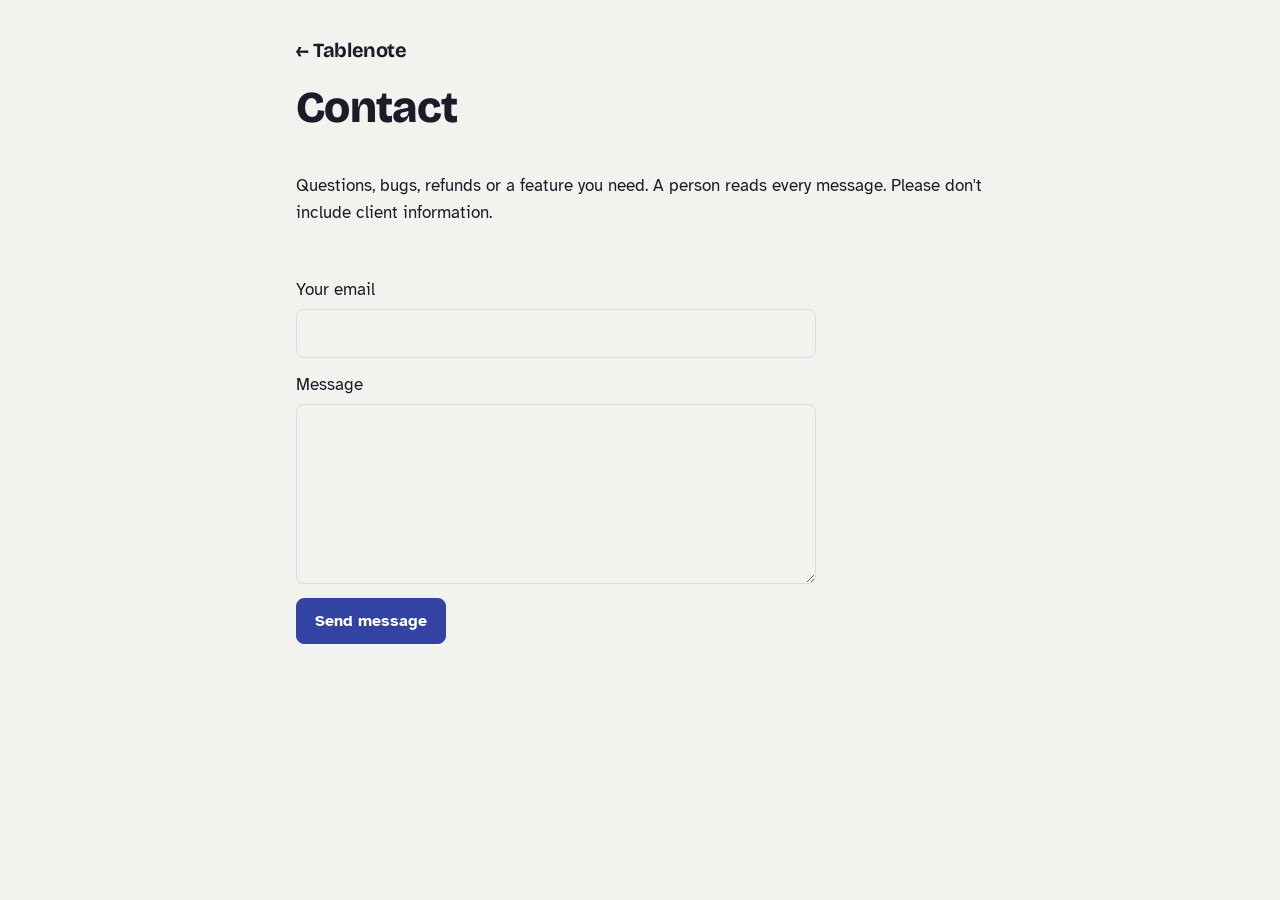
<file: contact.html>
<!doctype html>
<html lang="en">
<head>
<meta charset="utf-8">
<meta name="viewport" content="width=device-width, initial-scale=1, viewport-fit=cover">
<title>Contact — Tablenote</title>
<meta name="description" content="Contact the Tablenote team about questions, bugs or refunds.">
<link rel="icon" href="assets/icon.svg" type="image/svg+xml">
<link rel="stylesheet" href="https://fonts.googleapis.com/css2?family=Atkinson+Hyperlegible:wght@400;700&family=Bricolage+Grotesque:opsz,wght@12..96,600..800&family=IBM+Plex+Mono:wght@500&display=swap">
<link rel="stylesheet" href="assets/brand.css">
<style>
  .doc { max-width: 720px; margin: 0 auto; padding-left: var(--gutter-l); padding-right: var(--gutter-r); padding-block: 40px 72px; display: grid; gap: 14px; }
  .doc h1 { font-size: clamp(32px, 6vw, 44px); font-weight: 800; }
  .doc h2 { font-size: 22px; font-weight: 700; margin-top: 18px; }
  .doc p, .doc li { color: var(--ink); max-width: 65ch; }
  .doc ul { margin: 0; padding-left: 20px; display: grid; gap: 6px; }
</style>
</head>
<body>
<main class="doc">
  <a class="wordmark" href="./">← Tablenote</a>
  <h1>Contact</h1>
  <p>Questions, bugs, refunds or a feature you need. A person reads every message. Please don't include client information.</p>
  <form id="contact" action="https://formsubmit.co/ajax/a31453b1dc8c84718be297694be344b1" method="POST" style="display:grid;gap:14px;max-width:520px;margin-top:20px">
    <input type="hidden" name="_subject" value="Tablenote support message">
    <input type="hidden" name="_template" value="table">
    <input type="text" name="_honey" tabindex="-1" autocomplete="off" aria-hidden="true" style="position:absolute;left:-9999px;width:1px;height:1px;opacity:0">
    <label style="display:grid;gap:6px">Your email
      <input type="email" name="email" autocomplete="email" required style="font:inherit;padding:10px 12px;border:1px solid var(--line,#ccd);border-radius:8px;background:transparent;color:inherit">
    </label>
    <label style="display:grid;gap:6px">Message
      <textarea name="message" rows="6" required style="font:inherit;padding:10px 12px;border:1px solid var(--line,#ccd);border-radius:8px;background:transparent;color:inherit"></textarea>
    </label>
    <button class="btn" type="submit" id="contact-send" style="justify-self:start">Send message</button>
    <p id="contact-status" role="status" style="margin:0"></p>
  </form>
  <script>
  document.getElementById('contact').addEventListener('submit', function (e) {
    e.preventDefault();
    var f = e.target, status = document.getElementById('contact-status'), send = document.getElementById('contact-send');
    send.disabled = true; status.textContent = 'Sending…';
    fetch(f.action, { method: 'POST', headers: { Accept: 'application/json' }, body: new FormData(f) })
      .then(function (r) { if (!r.ok) throw new Error(); f.reset(); status.textContent = "Thanks. We'll reply by email."; })
      .catch(function () { status.textContent = "That didn't send. Please try again in a moment."; })
      .finally(function () { send.disabled = false; });
  });
  </script>
</main>
</body>
</html>
</file>
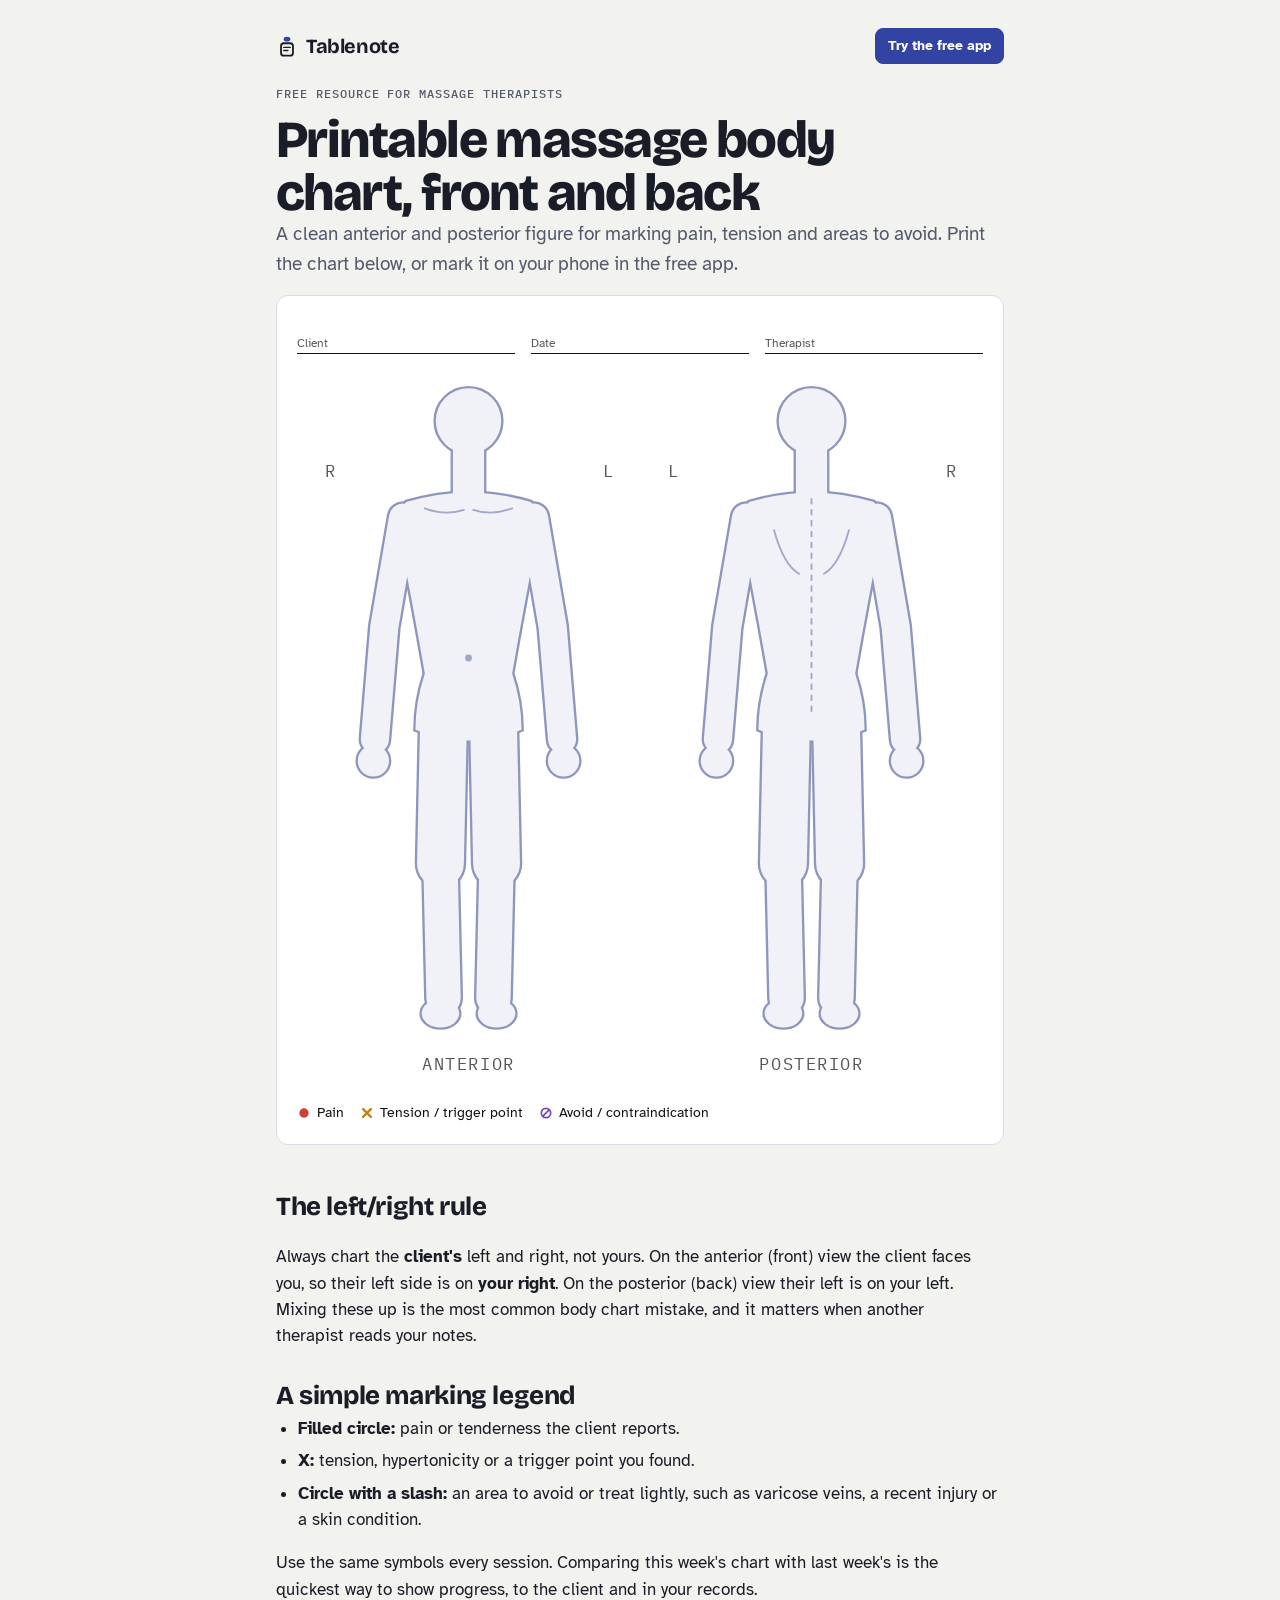
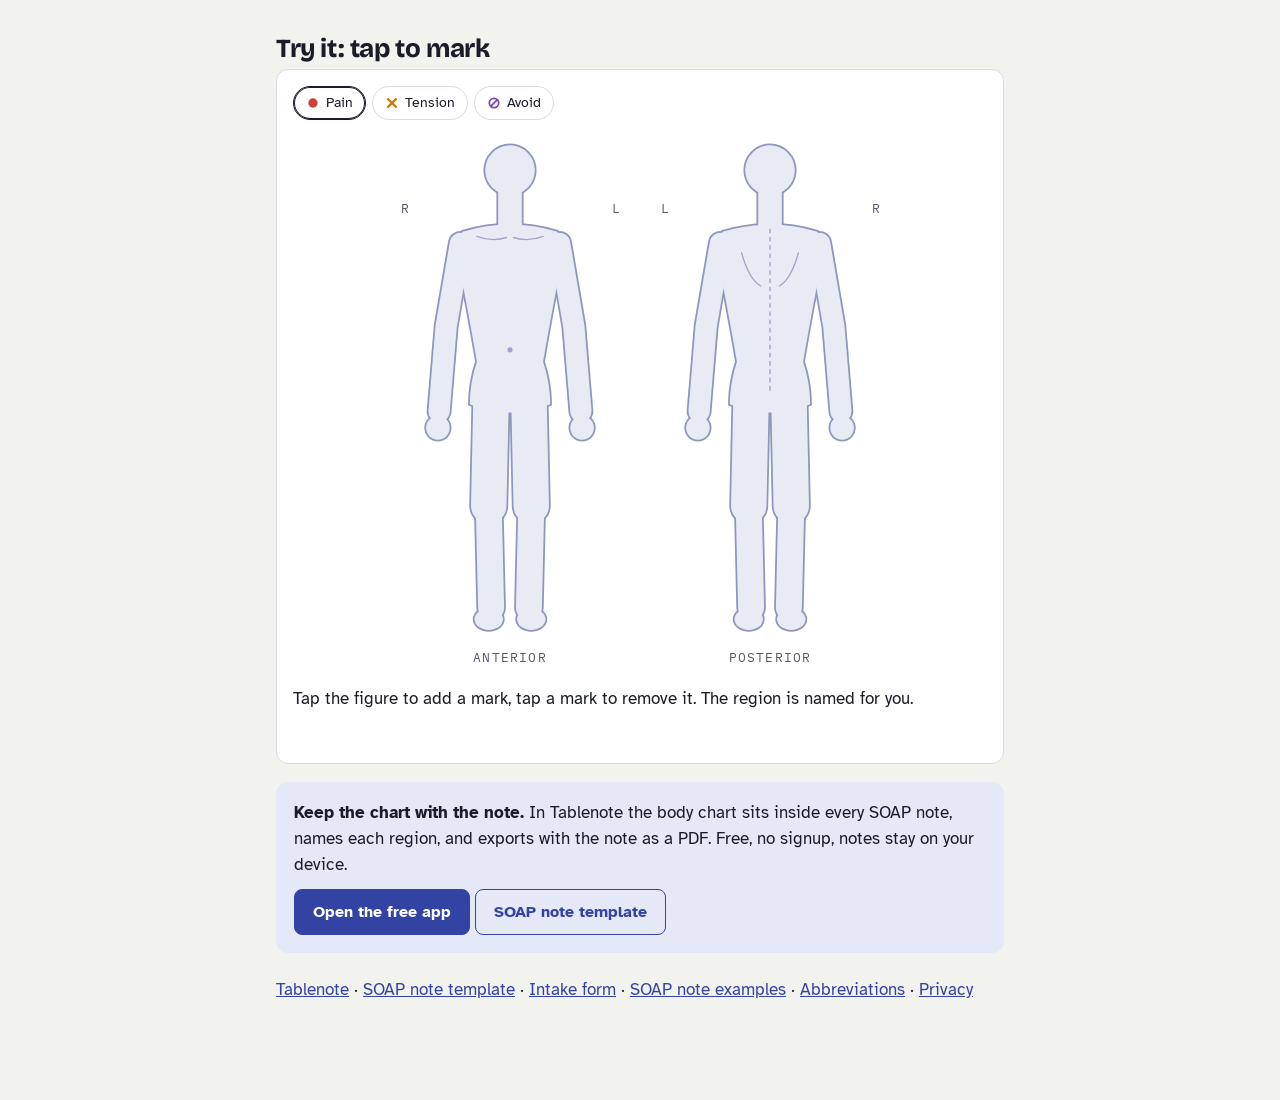
<file: massage-body-chart.html>
<!doctype html>
<html lang="en">
<head>
<meta charset="utf-8">
<meta name="viewport" content="width=device-width, initial-scale=1, viewport-fit=cover">
<title>Printable Massage Body Chart (Front &amp; Back, Free) — Tablenote</title>
<meta name="description" content="A free printable body chart for massage therapists, anterior and posterior views, with a marking legend and the left/right rule most charting mistakes come from.">
<link rel="canonical" href="https://zircon1011a-prog.github.io/tablenote/massage-body-chart.html">
<link rel="icon" href="assets/icon.svg" type="image/svg+xml">
<link rel="stylesheet" href="https://fonts.googleapis.com/css2?family=Atkinson+Hyperlegible:ital,wght@0,400;0,700;1,400&family=Bricolage+Grotesque:opsz,wght@12..96,600..800&family=IBM+Plex+Mono:wght@400;500&display=swap">
<link rel="stylesheet" href="assets/brand.css">
<style>
  .doc { max-width: 760px; margin: 0 auto; padding-left: var(--gutter-l); padding-right: var(--gutter-r); padding-block: 28px 80px; display: grid; gap: 16px; }
  .top { display: flex; justify-content: space-between; align-items: center; gap: 12px; }
  .doc h1 { font-size: clamp(34px, 6vw, 52px); font-weight: 800; line-height: 1.02; letter-spacing: -0.03em; margin-top: 8px; }
  .doc h2 { font-size: 26px; font-weight: 750; margin-top: 26px; }
  .doc p, .doc li { max-width: 65ch; }
  .lede { font-size: 19px; color: var(--ink-2); margin: 0; }
  .doc ul, .doc ol { margin: 0; padding-left: 22px; display: grid; gap: 6px; }
  .sheet { background: #fff; color: #111; border: 1px solid var(--line); border-radius: 12px; padding: 20px; display: grid; gap: 14px;
    --tissue: #f1f2f7; --tissue-line: #8e96bd; --ink-2: #555; --surface: #fff; --pain: #cf3f35; --tension: #c97f12; --avoid: #7446bd; }
  .sheet .head { display: grid; grid-template-columns: repeat(3, minmax(0, 1fr)); gap: 16px; }
  .sheet .head div { border-bottom: 1px solid #111; padding-top: 18px; font-size: 12px; color: #555; }
  .sheet .bodychart { width: 100%; height: auto; display: block; }
  .legend-print { display: flex; flex-wrap: wrap; gap: 16px; font-size: 14px; }
  .legend-print span { display: inline-flex; align-items: center; gap: 6px; }
  .legend-print svg { width: 14px; height: 14px; }
  .demo { background: var(--surface); border: 1px solid var(--line); border-radius: 12px; padding: 16px; display: grid; gap: 10px; }
  .demo .bodychart { width: 100%; max-width: 520px; margin: 0 auto; display: block; height: auto; cursor: crosshair; touch-action: manipulation; }
  .demo ul { list-style: none; padding: 0; display: flex; flex-wrap: wrap; gap: 6px 14px; font-size: 14px; min-height: 24px; }
  .demo li { display: inline-flex; align-items: center; gap: 6px; }
  .demo li svg { width: 13px; height: 13px; }
  .cta { background: var(--accent-soft); border-radius: 12px; padding: 18px; display: grid; gap: 10px; }
  .cta p { margin: 0; }
  @media print { .top, .cta, .noprint { display: none !important; } body { background: #fff; } .doc { padding: 0; } .sheet { border: 0; padding: 0; } }
</style>
</head>
<body>
<main class="doc">
  <div class="top noprint">
    <a class="wordmark" href="./" aria-label="Tablenote home">
      <svg viewBox="0 0 24 24" aria-hidden="true"><ellipse cx="12" cy="4.6" rx="3.6" ry="2.6" fill="var(--accent)"/><rect x="5.5" y="9" width="13" height="13.5" rx="3" fill="none" stroke="var(--ink)" stroke-width="2"/><path d="M8.5 13.5h7M8.5 17h4.5" stroke="var(--ink)" stroke-width="1.6" stroke-linecap="round"/></svg>
      Tablenote
    </a>
    <a class="btn small" href="app/">Try the free app</a>
  </div>

  <div class="noprint">
    <span class="label">Free resource for massage therapists</span>
    <h1>Printable massage body chart, front and back</h1>
    <p class="lede">A clean anterior and posterior figure for marking pain, tension and areas to avoid. Print the chart below, or mark it on your phone in the free app.</p>
  </div>

  <div class="sheet" aria-label="Printable body chart">
    <div class="head"><div>Client</div><div>Date</div><div>Therapist</div></div>
    <div id="print-chart"></div>
    <div class="legend-print" id="print-legend"></div>
  </div>

  <div class="noprint">
    <h2>The left/right rule</h2>
    <p>Always chart the <b>client's</b> left and right, not yours. On the anterior (front) view the client faces you, so their left side is on <b>your right</b>. On the posterior (back) view their left is on your left. Mixing these up is the most common body chart mistake, and it matters when another therapist reads your notes.</p>

    <h2>A simple marking legend</h2>
    <ul>
      <li><b>Filled circle:</b> pain or tenderness the client reports.</li>
      <li><b>X:</b> tension, hypertonicity or a trigger point you found.</li>
      <li><b>Circle with a slash:</b> an area to avoid or treat lightly, such as varicose veins, a recent injury or a skin condition.</li>
    </ul>
    <p>Use the same symbols every session. Comparing this week's chart with last week's is the quickest way to show progress, to the client and in your records.</p>

    <h2>Try it: tap to mark</h2>
    <div class="demo">
      <div class="legend" role="group" aria-label="Mark type" id="demo-legend"></div>
      <div id="demo-chart"></div>
      <p class="hint" style="margin:0">Tap the figure to add a mark, tap a mark to remove it. The region is named for you.</p>
      <ul id="demo-marks" aria-live="polite"></ul>
    </div>

    <div class="cta" style="margin-top:18px">
      <p><b>Keep the chart with the note.</b> In Tablenote the body chart sits inside every SOAP note, names each region, and exports with the note as a PDF. Free, no signup, notes stay on your device.</p>
      <div><a class="btn" href="app/">Open the free app</a> <a class="btn ghost" href="soap-note-template.html">SOAP note template</a></div>
    </div>

    <p class="hint" style="margin-top:24px"><a href="./">Tablenote</a> · <a href="soap-note-template.html">SOAP note template</a> · <a href="massage-intake-form.html">Intake form</a> · <a href="massage-soap-note-examples.html">SOAP note examples</a> · <a href="massage-charting-abbreviations.html">Abbreviations</a> · <a href="privacy.html">Privacy</a></p>
  </div>
</main>
<script src="assets/bodychart.js"></script>
<script>
  BodyChart.create(document.getElementById('print-chart'), { marks: [], readOnly: true });
  var pl = document.getElementById('print-legend');
  Object.keys(BodyChart.TYPES).forEach(function (t) {
    var s = document.createElement('span');
    s.innerHTML = BodyChart.glyphSVG(t) + BodyChart.TYPES[t].label;
    pl.appendChild(s);
  });
  var list = document.getElementById('demo-marks');
  function render(marks) {
    list.innerHTML = '';
    marks.forEach(function (m) {
      var li = document.createElement('li');
      li.innerHTML = BodyChart.glyphSVG(m.type);
      li.appendChild(document.createTextNode(m.region));
      list.appendChild(li);
    });
  }
  var chart = BodyChart.create(document.getElementById('demo-chart'), { marks: [], type: 'pain', onChange: render });
  var lg = document.getElementById('demo-legend');
  Object.keys(BodyChart.TYPES).forEach(function (t, i) {
    var b = document.createElement('button');
    b.type = 'button'; b.setAttribute('aria-pressed', i === 0 ? 'true' : 'false');
    b.innerHTML = BodyChart.glyphSVG(t) + BodyChart.TYPES[t].label.split(' /')[0];
    b.addEventListener('click', function () {
      lg.querySelectorAll('button').forEach(function (x) { x.setAttribute('aria-pressed', 'false'); });
      b.setAttribute('aria-pressed', 'true'); chart.setType(t);
    });
    lg.appendChild(b);
  });
</script>
</body>
</html>
</file>
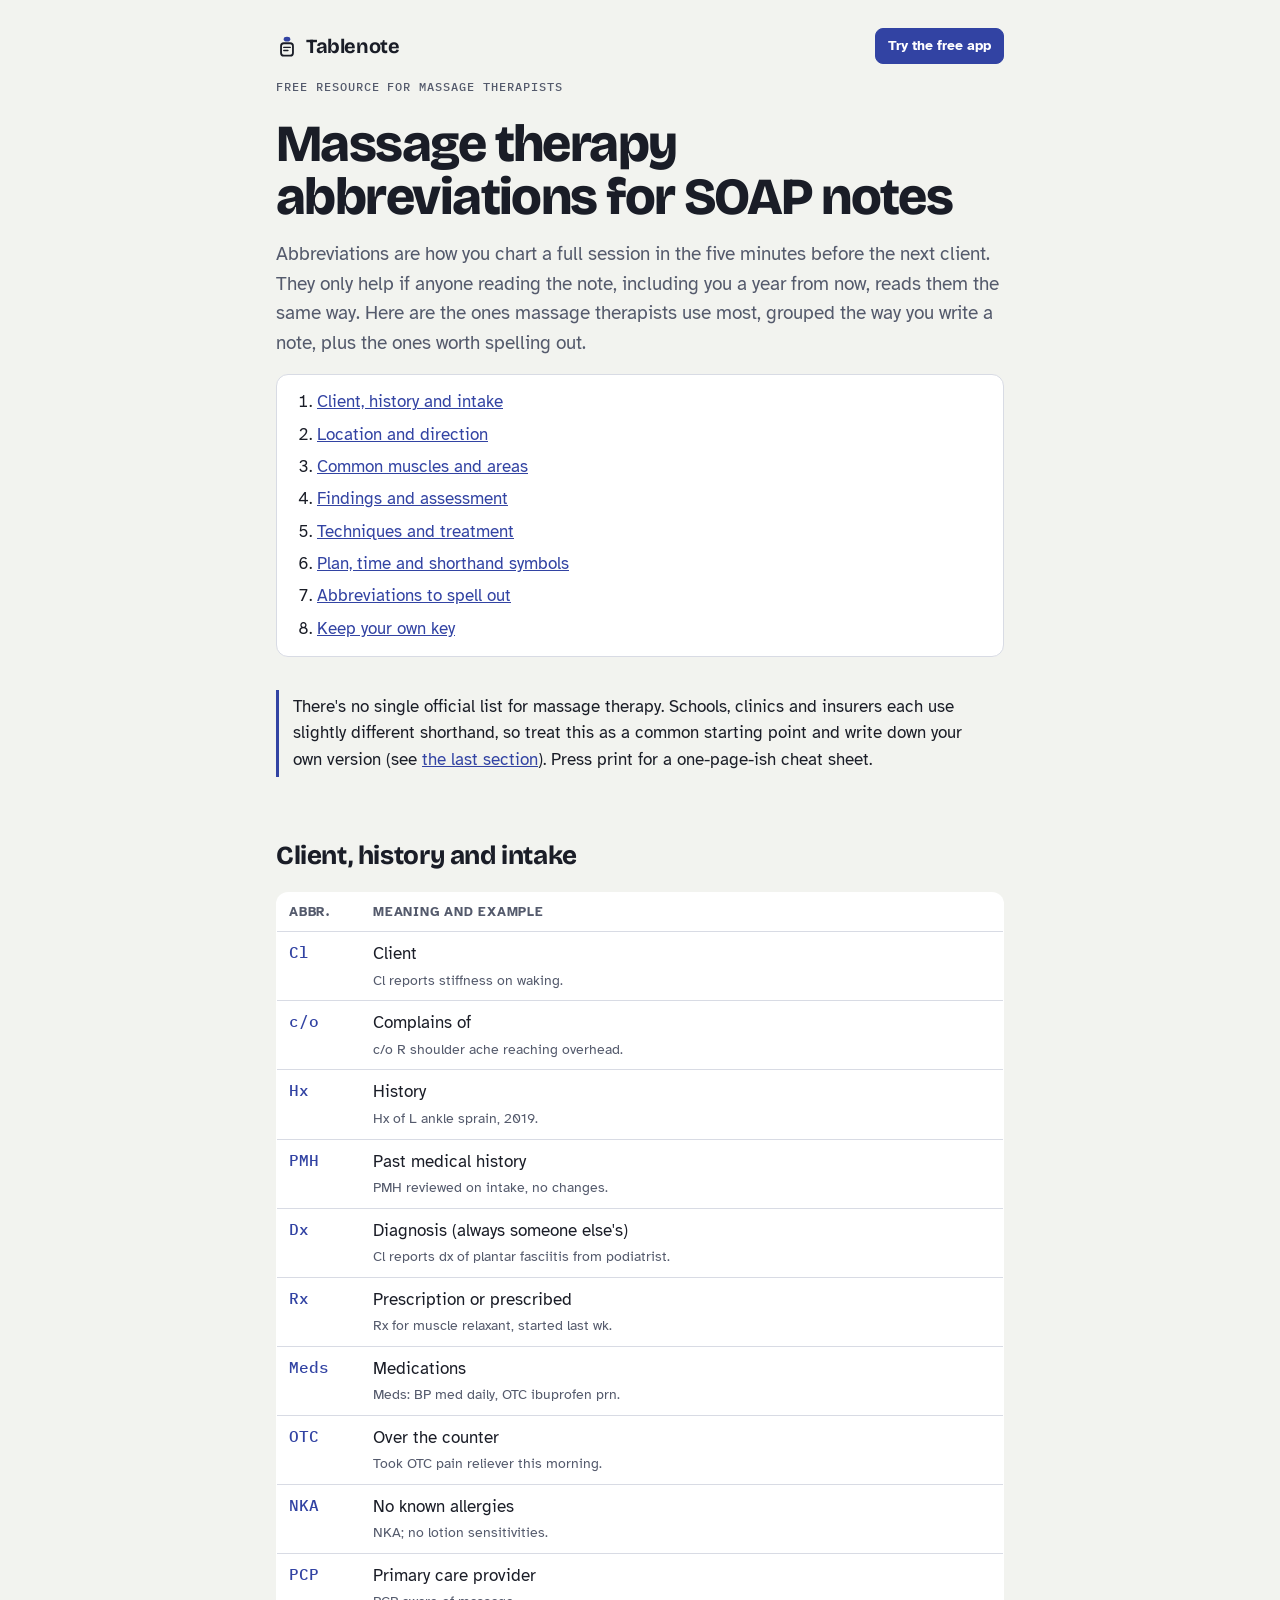
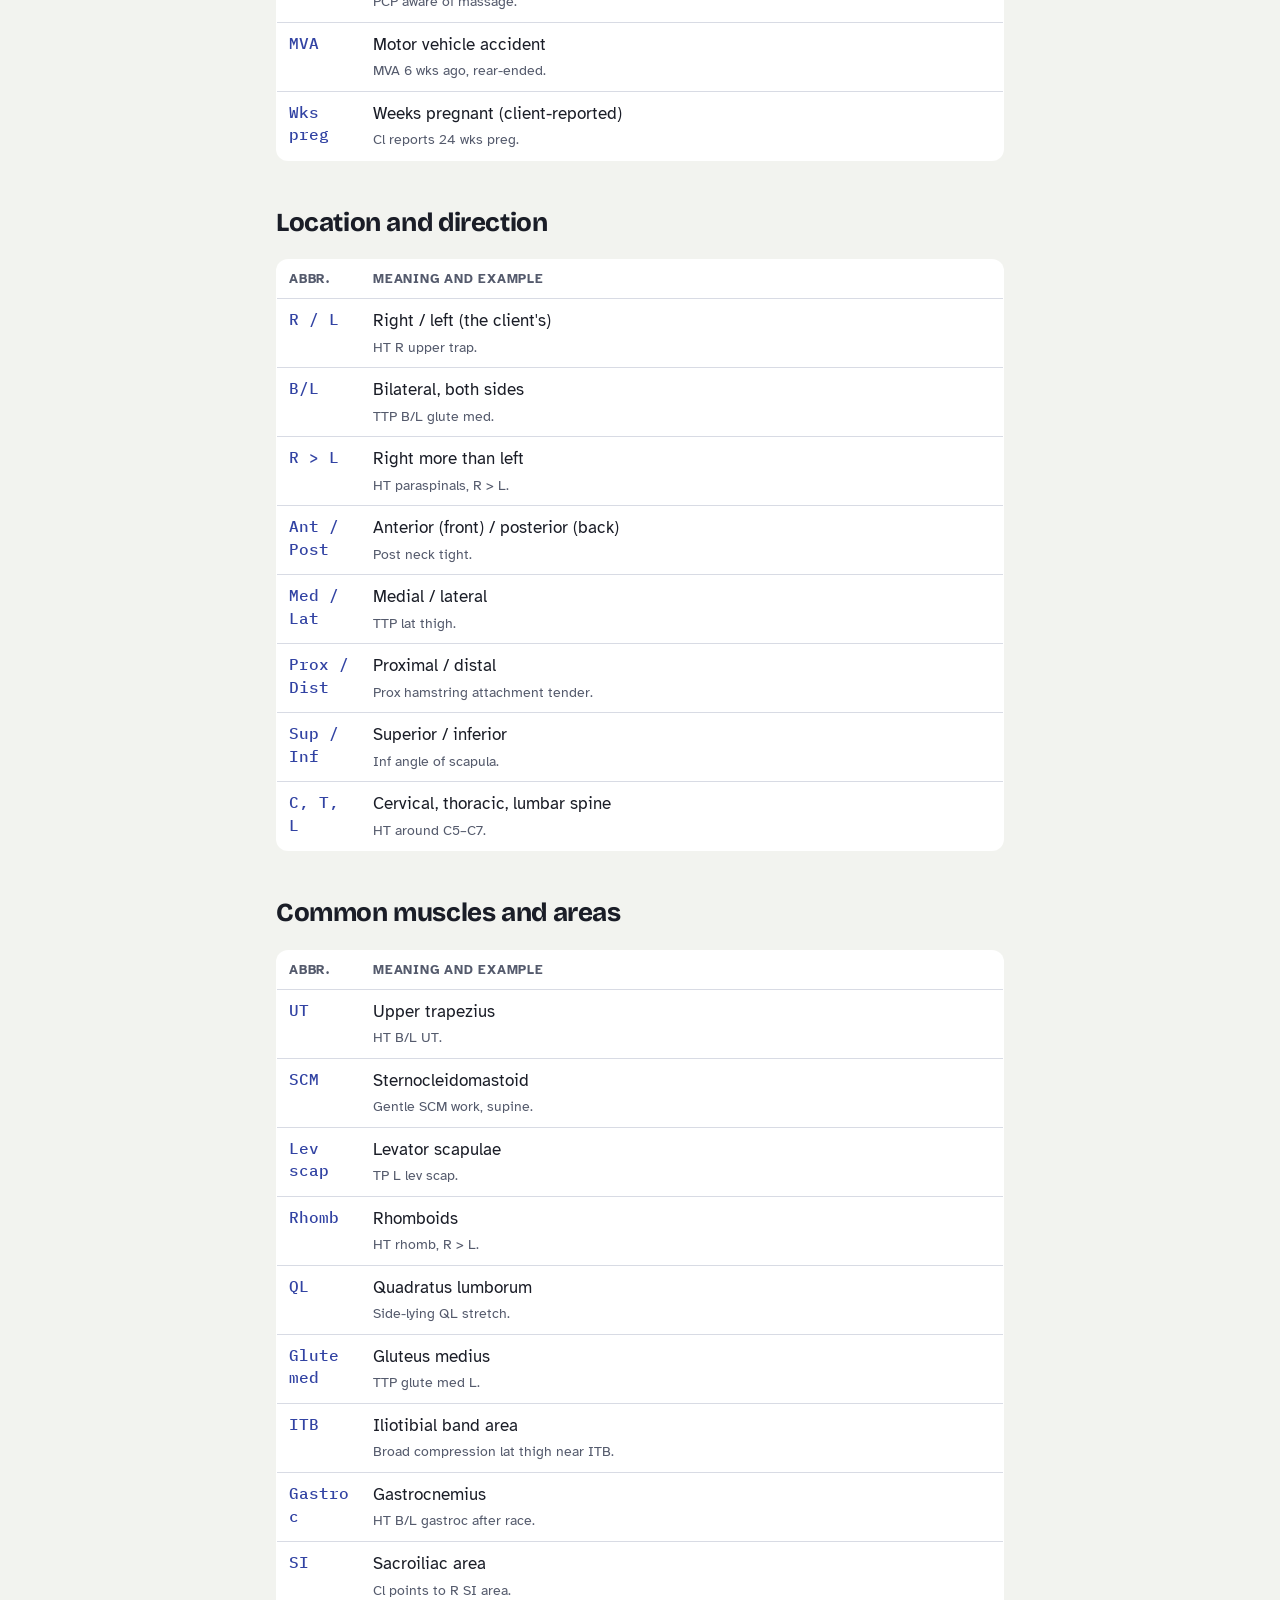
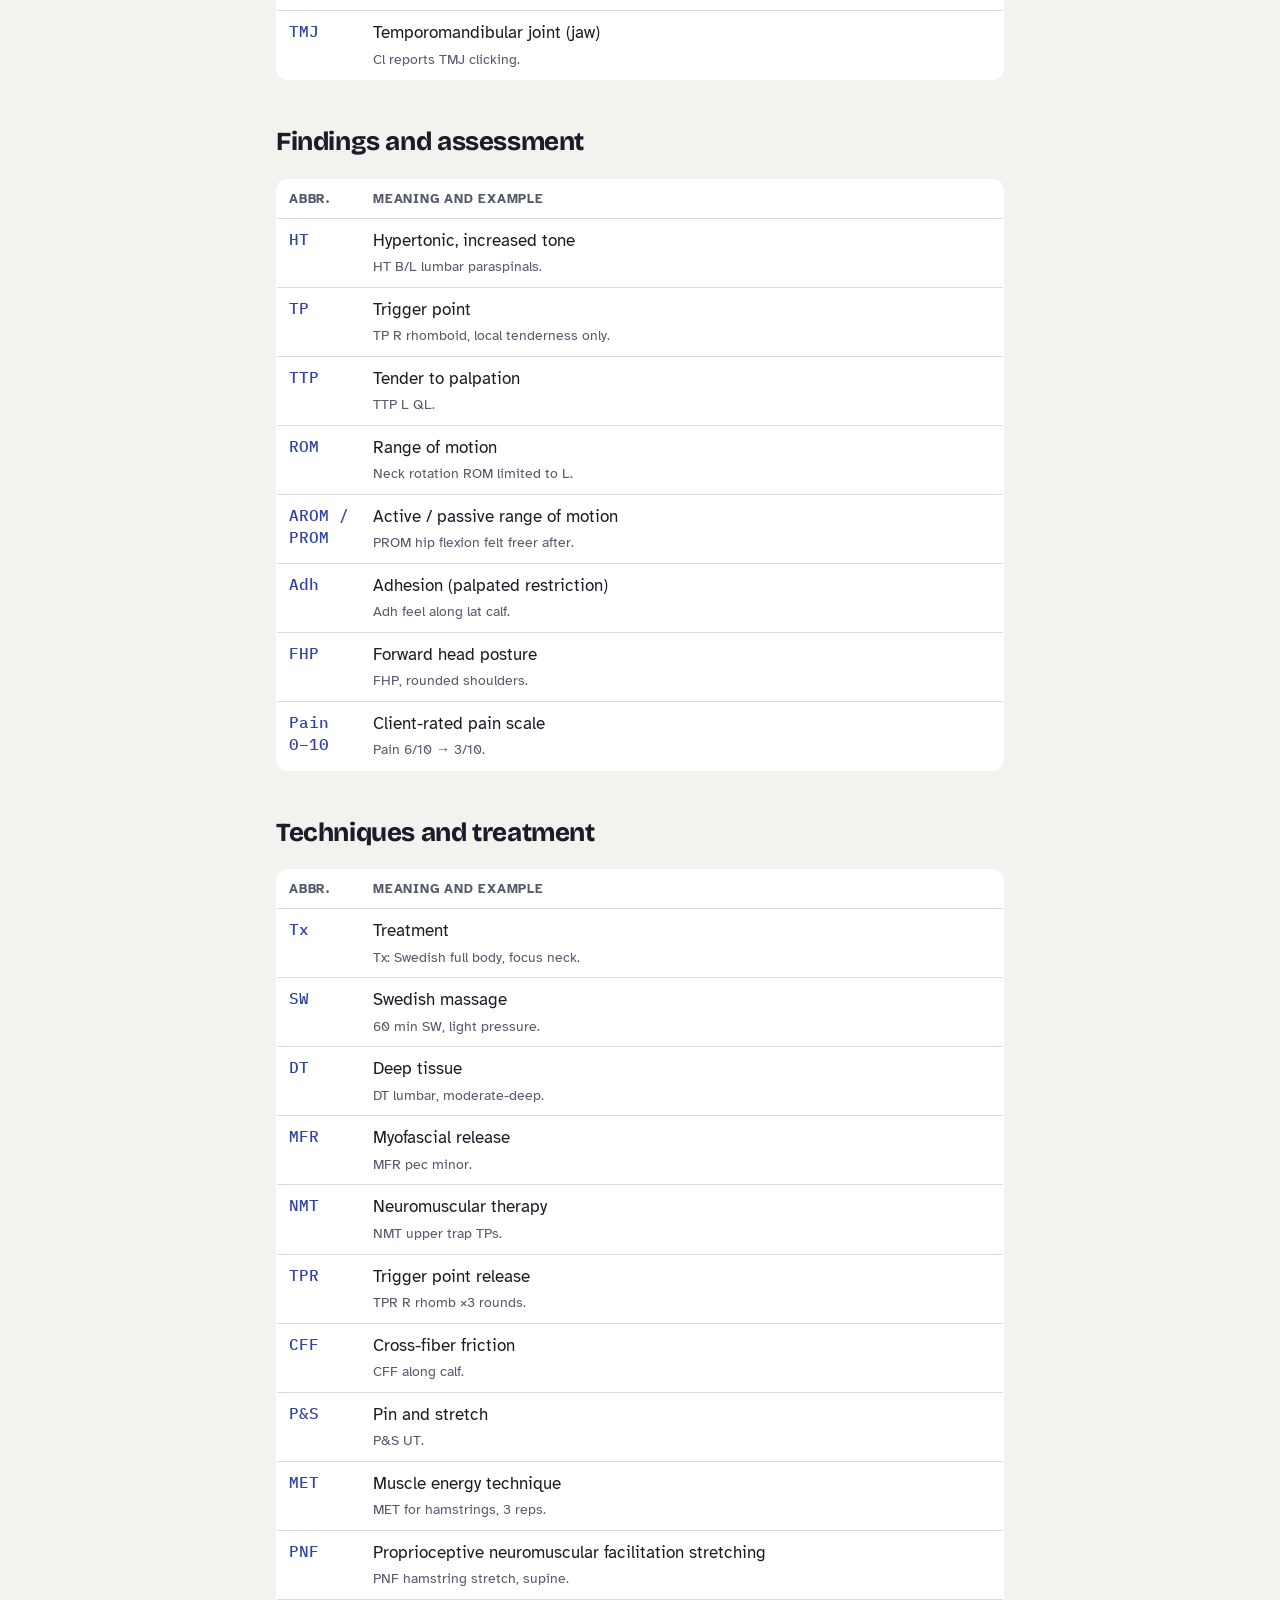
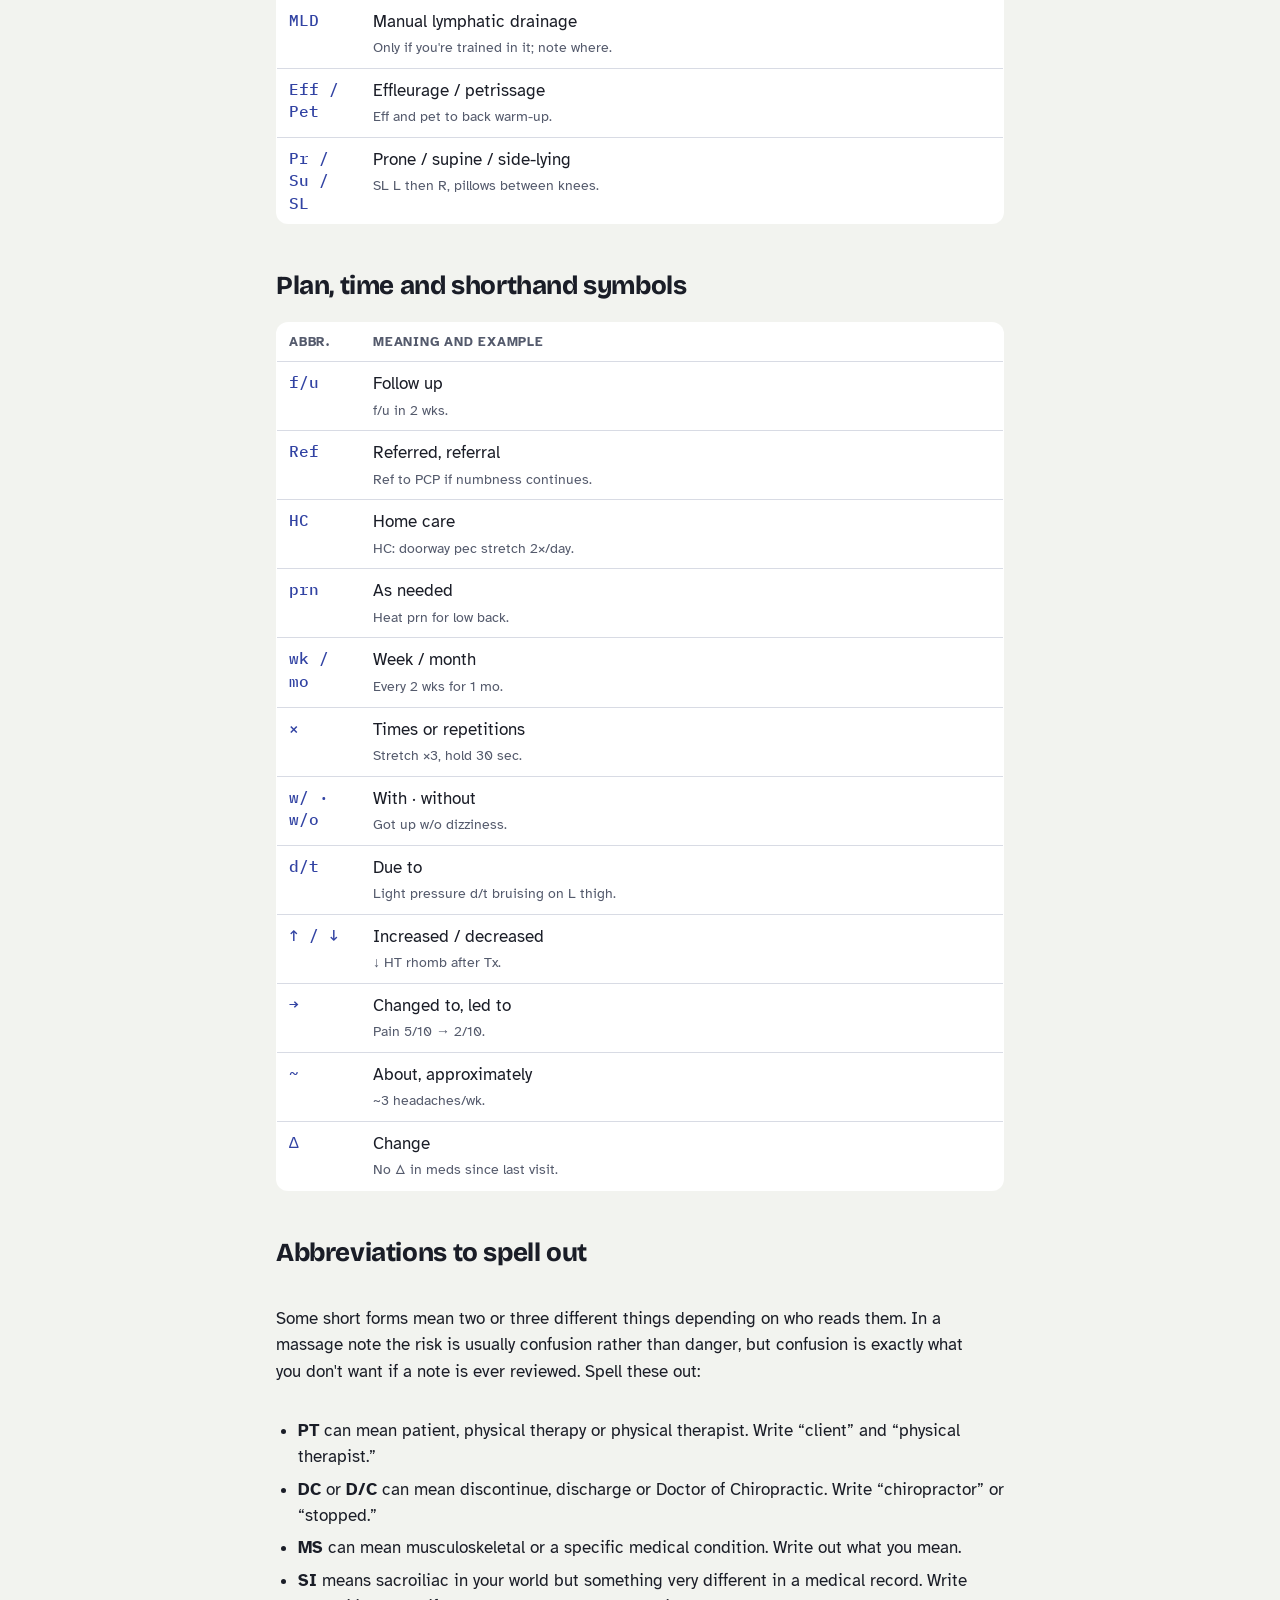
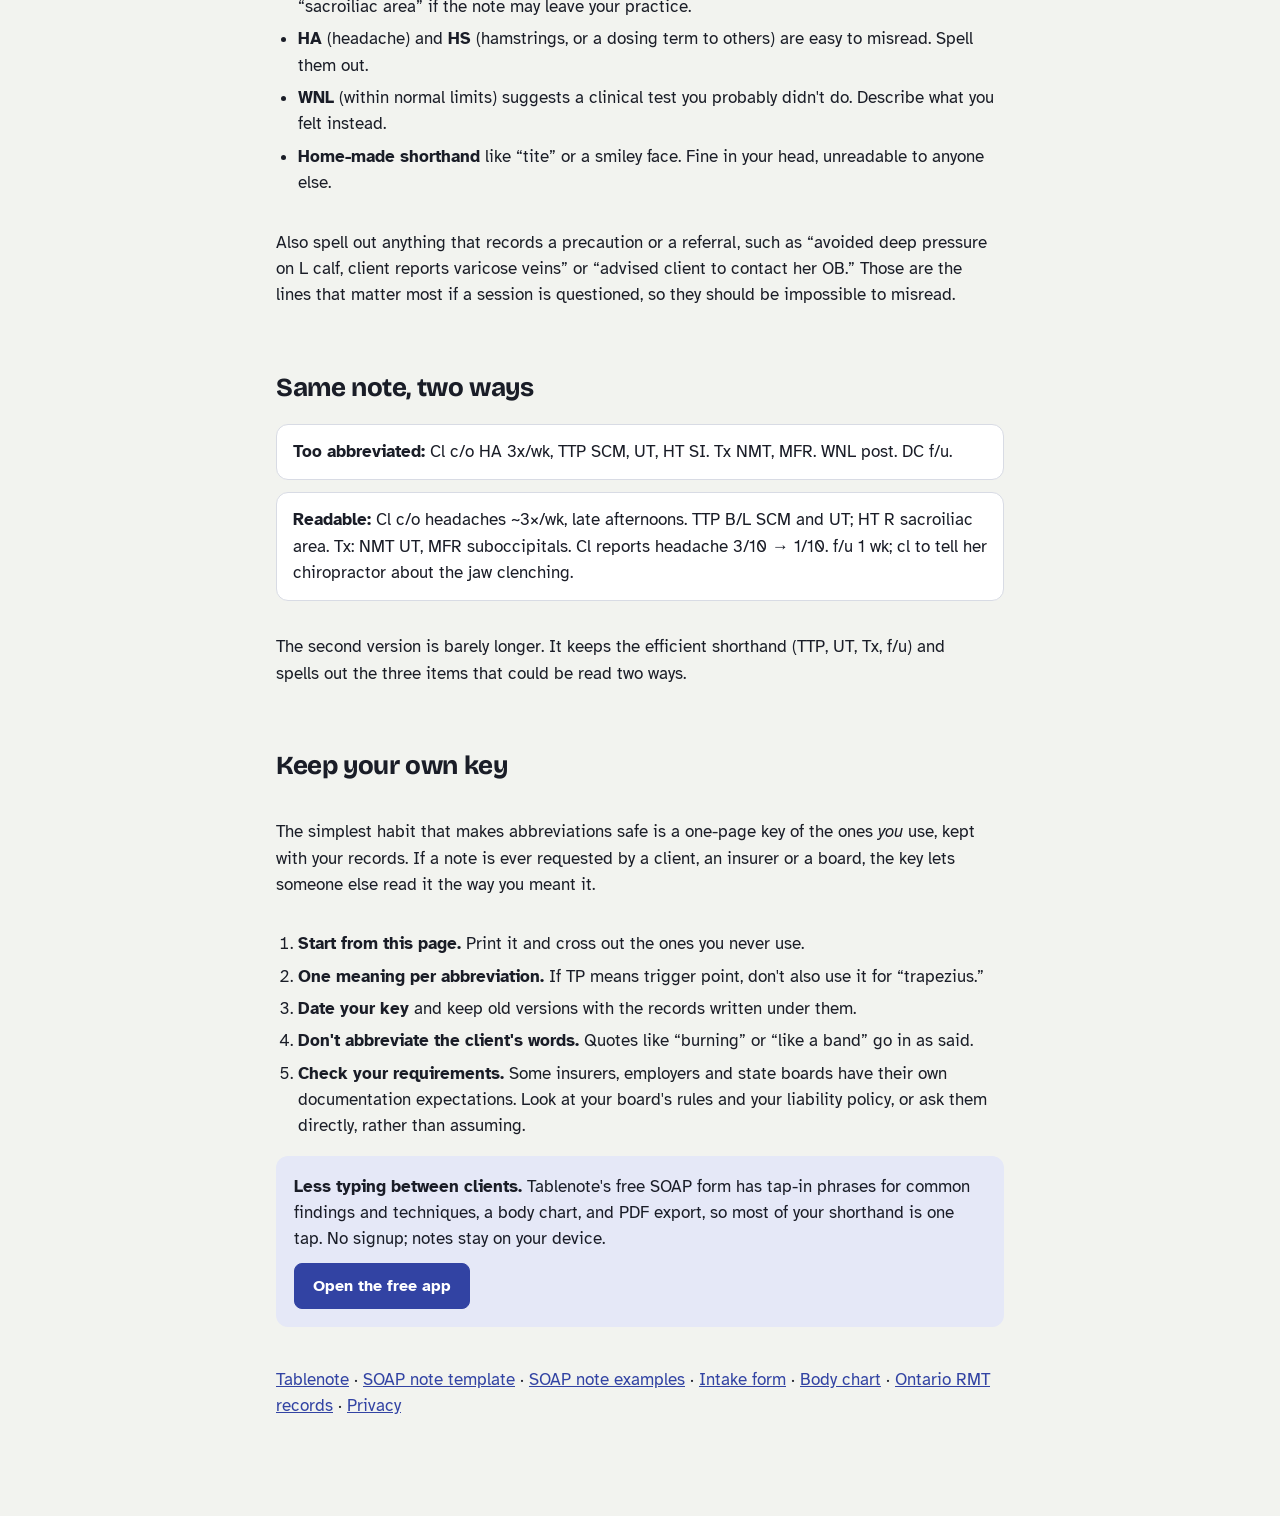
<file: massage-charting-abbreviations.html>
<!doctype html>
<html lang="en">
<head>
<meta charset="utf-8">
<meta name="viewport" content="width=device-width, initial-scale=1, viewport-fit=cover">
<title>Massage Therapy Abbreviations: 60+ Charting Terms — Tablenote</title>
<meta name="description" content="Printable list of massage therapy charting abbreviations for SOAP notes, with examples, the ambiguous ones to spell out, and how to keep your notes consistent.">
<link rel="canonical" href="https://zircon1011a-prog.github.io/tablenote/massage-charting-abbreviations.html">
<meta property="og:title" content="Massage Therapy Abbreviations for SOAP Notes">
<meta property="og:description" content="60+ charting abbreviations massage therapists actually use, with examples and the ones to avoid.">
<link rel="icon" href="assets/icon.svg" type="image/svg+xml">
<link rel="stylesheet" href="https://fonts.googleapis.com/css2?family=Atkinson+Hyperlegible:ital,wght@0,400;0,700;1,400&family=Bricolage+Grotesque:opsz,wght@12..96,600..800&family=IBM+Plex+Mono:wght@400;500&display=swap">
<link rel="stylesheet" href="assets/brand.css">
<style>
  .doc { max-width: 760px; margin: 0 auto; padding-left: var(--gutter-l); padding-right: var(--gutter-r); padding-block: 28px 80px; display: grid; gap: 16px; }
  .top { display: flex; justify-content: space-between; align-items: center; gap: 12px; }
  .doc h1 { font-size: clamp(34px, 6vw, 52px); font-weight: 800; line-height: 1.02; letter-spacing: -0.03em; margin-top: 8px; }
  .doc h2 { font-size: 26px; font-weight: 750; margin-top: 26px; }
  .doc p, .doc li { max-width: 65ch; }
  .lede { font-size: 19px; color: var(--ink-2); margin: 0; }
  .doc ul, .doc ol { margin: 0; padding-left: 22px; display: grid; gap: 6px; }
  .toc { background: var(--surface); border: 1px solid var(--line); border-radius: 12px; padding: 14px 18px; }
  .abbr { width: 100%; border-collapse: collapse; background: var(--surface); border: 1px solid var(--line); border-radius: 12px; overflow: hidden; table-layout: fixed; }
  .abbr th, .abbr td { text-align: left; vertical-align: top; padding: 9px 12px; border-top: 1px solid var(--line); overflow-wrap: anywhere; }
  .abbr thead th { border-top: 0; font-size: 13px; text-transform: uppercase; letter-spacing: 0.06em; color: var(--ink-2); }
  .abbr th:first-child, .abbr td:first-child { width: 6.5em; }
  .abbr td:first-child { font: 500 16px/1.4 var(--f-mono, monospace); color: var(--accent); }
  .abbr td small { display: block; color: var(--ink-2); font-size: 14px; margin-top: 2px; }
  .abbr tr { break-inside: avoid; }
  .note { background: var(--surface); border: 1px solid var(--line); border-radius: 12px; padding: 14px 16px; }
  .note p { margin: 0; }
  .note + .note { margin-top: -4px; }
  .tip { border-left: 3px solid var(--accent); padding: 4px 0 4px 14px; }
  .cta { background: var(--accent-soft); border-radius: 12px; padding: 18px; display: grid; gap: 10px; }
  .cta p { margin: 0; }
  @media print {
    .top, .cta, .noprint { display: none !important; }
    body { background: #fff; color: #000; }
    .doc { padding: 0; gap: 10px; }
    .doc h2 { break-after: avoid; }
    .abbr th, .abbr td { padding: 5px 8px; }
    .abbr td small { font-size: 12px; }
  }
</style>
</head>
<body>
<main class="doc">
  <div class="top">
    <a class="wordmark" href="./" aria-label="Tablenote home">
      <svg viewBox="0 0 24 24" aria-hidden="true"><ellipse cx="12" cy="4.6" rx="3.6" ry="2.6" fill="var(--accent)"/><rect x="5.5" y="9" width="13" height="13.5" rx="3" fill="none" stroke="var(--ink)" stroke-width="2"/><path d="M8.5 13.5h7M8.5 17h4.5" stroke="var(--ink)" stroke-width="1.6" stroke-linecap="round"/></svg>
      Tablenote
    </a>
    <a class="btn small" href="app/">Try the free app</a>
  </div>

  <span class="label">Free resource for massage therapists</span>
  <h1>Massage therapy abbreviations for SOAP notes</h1>
  <p class="lede">Abbreviations are how you chart a full session in the five minutes before the next client. They only help if anyone reading the note, including you a year from now, reads them the same way. Here are the ones massage therapists use most, grouped the way you write a note, plus the ones worth spelling out.</p>

  <nav class="toc noprint" aria-label="On this page">
    <ol>
      <li><a href="#client">Client, history and intake</a></li>
      <li><a href="#location">Location and direction</a></li>
      <li><a href="#anatomy">Common muscles and areas</a></li>
      <li><a href="#findings">Findings and assessment</a></li>
      <li><a href="#technique">Techniques and treatment</a></li>
      <li><a href="#plan">Plan, time and shorthand symbols</a></li>
      <li><a href="#avoid">Abbreviations to spell out</a></li>
      <li><a href="#key">Keep your own key</a></li>
    </ol>
  </nav>

  <p class="tip">There's no single official list for massage therapy. Schools, clinics and insurers each use slightly different shorthand, so treat this as a common starting point and write down your own version (see <a href="#key">the last section</a>). Press print for a one-page-ish cheat sheet.</p>

  <h2 id="client">Client, history and intake</h2>
  <table class="abbr">
    <thead><tr><th>Abbr.</th><th>Meaning and example</th></tr></thead>
    <tbody>
      <tr><td>Cl</td><td>Client<small>Cl reports stiffness on waking.</small></td></tr>
      <tr><td>c/o</td><td>Complains of<small>c/o R shoulder ache reaching overhead.</small></td></tr>
      <tr><td>Hx</td><td>History<small>Hx of L ankle sprain, 2019.</small></td></tr>
      <tr><td>PMH</td><td>Past medical history<small>PMH reviewed on intake, no changes.</small></td></tr>
      <tr><td>Dx</td><td>Diagnosis (always someone else's)<small>Cl reports dx of plantar fasciitis from podiatrist.</small></td></tr>
      <tr><td>Rx</td><td>Prescription or prescribed<small>Rx for muscle relaxant, started last wk.</small></td></tr>
      <tr><td>Meds</td><td>Medications<small>Meds: BP med daily, OTC ibuprofen prn.</small></td></tr>
      <tr><td>OTC</td><td>Over the counter<small>Took OTC pain reliever this morning.</small></td></tr>
      <tr><td>NKA</td><td>No known allergies<small>NKA; no lotion sensitivities.</small></td></tr>
      <tr><td>PCP</td><td>Primary care provider<small>PCP aware of massage.</small></td></tr>
      <tr><td>MVA</td><td>Motor vehicle accident<small>MVA 6 wks ago, rear-ended.</small></td></tr>
      <tr><td>Wks preg</td><td>Weeks pregnant (client-reported)<small>Cl reports 24 wks preg.</small></td></tr>
    </tbody>
  </table>

  <h2 id="location">Location and direction</h2>
  <table class="abbr">
    <thead><tr><th>Abbr.</th><th>Meaning and example</th></tr></thead>
    <tbody>
      <tr><td>R / L</td><td>Right / left (the client's)<small>HT R upper trap.</small></td></tr>
      <tr><td>B/L</td><td>Bilateral, both sides<small>TTP B/L glute med.</small></td></tr>
      <tr><td>R &gt; L</td><td>Right more than left<small>HT paraspinals, R &gt; L.</small></td></tr>
      <tr><td>Ant / Post</td><td>Anterior (front) / posterior (back)<small>Post neck tight.</small></td></tr>
      <tr><td>Med / Lat</td><td>Medial / lateral<small>TTP lat thigh.</small></td></tr>
      <tr><td>Prox / Dist</td><td>Proximal / distal<small>Prox hamstring attachment tender.</small></td></tr>
      <tr><td>Sup / Inf</td><td>Superior / inferior<small>Inf angle of scapula.</small></td></tr>
      <tr><td>C, T, L</td><td>Cervical, thoracic, lumbar spine<small>HT around C5–C7.</small></td></tr>
    </tbody>
  </table>

  <h2 id="anatomy">Common muscles and areas</h2>
  <table class="abbr">
    <thead><tr><th>Abbr.</th><th>Meaning and example</th></tr></thead>
    <tbody>
      <tr><td>UT</td><td>Upper trapezius<small>HT B/L UT.</small></td></tr>
      <tr><td>SCM</td><td>Sternocleidomastoid<small>Gentle SCM work, supine.</small></td></tr>
      <tr><td>Lev scap</td><td>Levator scapulae<small>TP L lev scap.</small></td></tr>
      <tr><td>Rhomb</td><td>Rhomboids<small>HT rhomb, R &gt; L.</small></td></tr>
      <tr><td>QL</td><td>Quadratus lumborum<small>Side-lying QL stretch.</small></td></tr>
      <tr><td>Glute med</td><td>Gluteus medius<small>TTP glute med L.</small></td></tr>
      <tr><td>ITB</td><td>Iliotibial band area<small>Broad compression lat thigh near ITB.</small></td></tr>
      <tr><td>Gastroc</td><td>Gastrocnemius<small>HT B/L gastroc after race.</small></td></tr>
      <tr><td>SI</td><td>Sacroiliac area<small>Cl points to R SI area.</small></td></tr>
      <tr><td>TMJ</td><td>Temporomandibular joint (jaw)<small>Cl reports TMJ clicking.</small></td></tr>
    </tbody>
  </table>

  <h2 id="findings">Findings and assessment</h2>
  <table class="abbr">
    <thead><tr><th>Abbr.</th><th>Meaning and example</th></tr></thead>
    <tbody>
      <tr><td>HT</td><td>Hypertonic, increased tone<small>HT B/L lumbar paraspinals.</small></td></tr>
      <tr><td>TP</td><td>Trigger point<small>TP R rhomboid, local tenderness only.</small></td></tr>
      <tr><td>TTP</td><td>Tender to palpation<small>TTP L QL.</small></td></tr>
      <tr><td>ROM</td><td>Range of motion<small>Neck rotation ROM limited to L.</small></td></tr>
      <tr><td>AROM / PROM</td><td>Active / passive range of motion<small>PROM hip flexion felt freer after.</small></td></tr>
      <tr><td>Adh</td><td>Adhesion (palpated restriction)<small>Adh feel along lat calf.</small></td></tr>
      <tr><td>FHP</td><td>Forward head posture<small>FHP, rounded shoulders.</small></td></tr>
      <tr><td>Pain 0–10</td><td>Client-rated pain scale<small>Pain 6/10 → 3/10.</small></td></tr>
    </tbody>
  </table>

  <h2 id="technique">Techniques and treatment</h2>
  <table class="abbr">
    <thead><tr><th>Abbr.</th><th>Meaning and example</th></tr></thead>
    <tbody>
      <tr><td>Tx</td><td>Treatment<small>Tx: Swedish full body, focus neck.</small></td></tr>
      <tr><td>SW</td><td>Swedish massage<small>60 min SW, light pressure.</small></td></tr>
      <tr><td>DT</td><td>Deep tissue<small>DT lumbar, moderate-deep.</small></td></tr>
      <tr><td>MFR</td><td>Myofascial release<small>MFR pec minor.</small></td></tr>
      <tr><td>NMT</td><td>Neuromuscular therapy<small>NMT upper trap TPs.</small></td></tr>
      <tr><td>TPR</td><td>Trigger point release<small>TPR R rhomb ×3 rounds.</small></td></tr>
      <tr><td>CFF</td><td>Cross-fiber friction<small>CFF along calf.</small></td></tr>
      <tr><td>P&amp;S</td><td>Pin and stretch<small>P&amp;S UT.</small></td></tr>
      <tr><td>MET</td><td>Muscle energy technique<small>MET for hamstrings, 3 reps.</small></td></tr>
      <tr><td>PNF</td><td>Proprioceptive neuromuscular facilitation stretching<small>PNF hamstring stretch, supine.</small></td></tr>
      <tr><td>MLD</td><td>Manual lymphatic drainage<small>Only if you're trained in it; note where.</small></td></tr>
      <tr><td>Eff / Pet</td><td>Effleurage / petrissage<small>Eff and pet to back warm-up.</small></td></tr>
      <tr><td>Pr / Su / SL</td><td>Prone / supine / side-lying<small>SL L then R, pillows between knees.</small></td></tr>
    </tbody>
  </table>

  <h2 id="plan">Plan, time and shorthand symbols</h2>
  <table class="abbr">
    <thead><tr><th>Abbr.</th><th>Meaning and example</th></tr></thead>
    <tbody>
      <tr><td>f/u</td><td>Follow up<small>f/u in 2 wks.</small></td></tr>
      <tr><td>Ref</td><td>Referred, referral<small>Ref to PCP if numbness continues.</small></td></tr>
      <tr><td>HC</td><td>Home care<small>HC: doorway pec stretch 2×/day.</small></td></tr>
      <tr><td>prn</td><td>As needed<small>Heat prn for low back.</small></td></tr>
      <tr><td>wk / mo</td><td>Week / month<small>Every 2 wks for 1 mo.</small></td></tr>
      <tr><td>×</td><td>Times or repetitions<small>Stretch ×3, hold 30 sec.</small></td></tr>
      <tr><td>w/ · w/o</td><td>With · without<small>Got up w/o dizziness.</small></td></tr>
      <tr><td>d/t</td><td>Due to<small>Light pressure d/t bruising on L thigh.</small></td></tr>
      <tr><td>↑ / ↓</td><td>Increased / decreased<small>↓ HT rhomb after Tx.</small></td></tr>
      <tr><td>→</td><td>Changed to, led to<small>Pain 5/10 → 2/10.</small></td></tr>
      <tr><td>~</td><td>About, approximately<small>~3 headaches/wk.</small></td></tr>
      <tr><td>Δ</td><td>Change<small>No Δ in meds since last visit.</small></td></tr>
    </tbody>
  </table>

  <h2 id="avoid">Abbreviations to spell out</h2>
  <p>Some short forms mean two or three different things depending on who reads them. In a massage note the risk is usually confusion rather than danger, but confusion is exactly what you don't want if a note is ever reviewed. Spell these out:</p>
  <ul>
    <li><b>PT</b> can mean patient, physical therapy or physical therapist. Write “client” and “physical therapist.”</li>
    <li><b>DC</b> or <b>D/C</b> can mean discontinue, discharge or Doctor of Chiropractic. Write “chiropractor” or “stopped.”</li>
    <li><b>MS</b> can mean musculoskeletal or a specific medical condition. Write out what you mean.</li>
    <li><b>SI</b> means sacroiliac in your world but something very different in a medical record. Write “sacroiliac area” if the note may leave your practice.</li>
    <li><b>HA</b> (headache) and <b>HS</b> (hamstrings, or a dosing term to others) are easy to misread. Spell them out.</li>
    <li><b>WNL</b> (within normal limits) suggests a clinical test you probably didn't do. Describe what you felt instead.</li>
    <li><b>Home-made shorthand</b> like “tite” or a smiley face. Fine in your head, unreadable to anyone else.</li>
  </ul>
  <p>Also spell out anything that records a precaution or a referral, such as “avoided deep pressure on L calf, client reports varicose veins” or “advised client to contact her OB.” Those are the lines that matter most if a session is questioned, so they should be impossible to misread.</p>

  <h2>Same note, two ways</h2>
  <div class="note"><p><b>Too abbreviated:</b> Cl c/o HA 3x/wk, TTP SCM, UT, HT SI. Tx NMT, MFR. WNL post. DC f/u.</p></div>
  <div class="note"><p><b>Readable:</b> Cl c/o headaches ~3×/wk, late afternoons. TTP B/L SCM and UT; HT R sacroiliac area. Tx: NMT UT, MFR suboccipitals. Cl reports headache 3/10 → 1/10. f/u 1 wk; cl to tell her chiropractor about the jaw clenching.</p></div>
  <p>The second version is barely longer. It keeps the efficient shorthand (TTP, UT, Tx, f/u) and spells out the three items that could be read two ways.</p>

  <h2 id="key">Keep your own key</h2>
  <p>The simplest habit that makes abbreviations safe is a one-page key of the ones <i>you</i> use, kept with your records. If a note is ever requested by a client, an insurer or a board, the key lets someone else read it the way you meant it.</p>
  <ol>
    <li><b>Start from this page.</b> Print it and cross out the ones you never use.</li>
    <li><b>One meaning per abbreviation.</b> If TP means trigger point, don't also use it for “trapezius.”</li>
    <li><b>Date your key</b> and keep old versions with the records written under them.</li>
    <li><b>Don't abbreviate the client's words.</b> Quotes like “burning” or “like a band” go in as said.</li>
    <li><b>Check your requirements.</b> Some insurers, employers and state boards have their own documentation expectations. Look at your board's rules and your liability policy, or ask them directly, rather than assuming.</li>
  </ol>

  <div class="cta">
    <p><b>Less typing between clients.</b> Tablenote's free SOAP form has tap-in phrases for common findings and techniques, a body chart, and PDF export, so most of your shorthand is one tap. No signup; notes stay on your device.</p>
    <div><a class="btn" href="app/">Open the free app</a></div>
  </div>

  <p class="hint" style="margin-top:24px"><a href="./">Tablenote</a> · <a href="soap-note-template.html">SOAP note template</a> · <a href="massage-soap-note-examples.html">SOAP note examples</a> · <a href="massage-intake-form.html">Intake form</a> · <a href="massage-body-chart.html">Body chart</a> · <a href="ontario-rmt-record-keeping.html">Ontario RMT records</a> · <a href="privacy.html">Privacy</a></p>
</main>
</body>
</html>
</file>
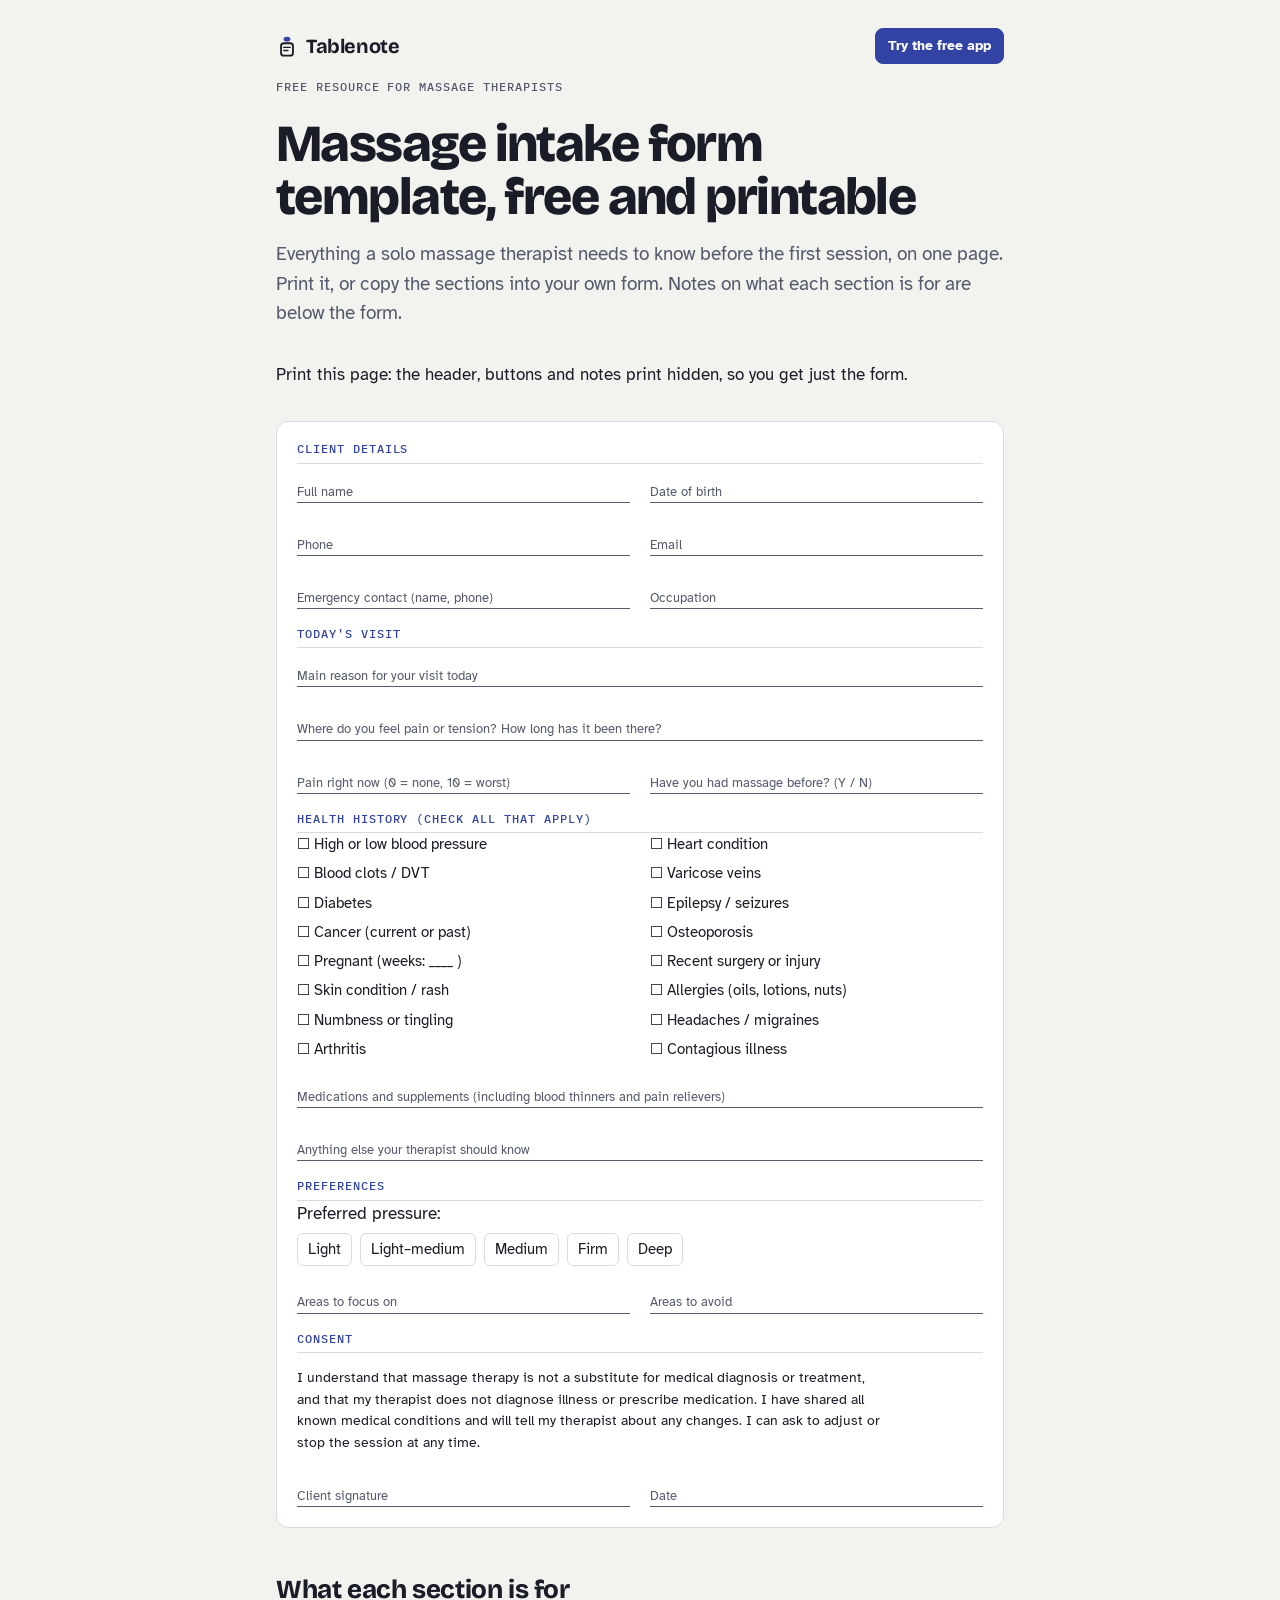
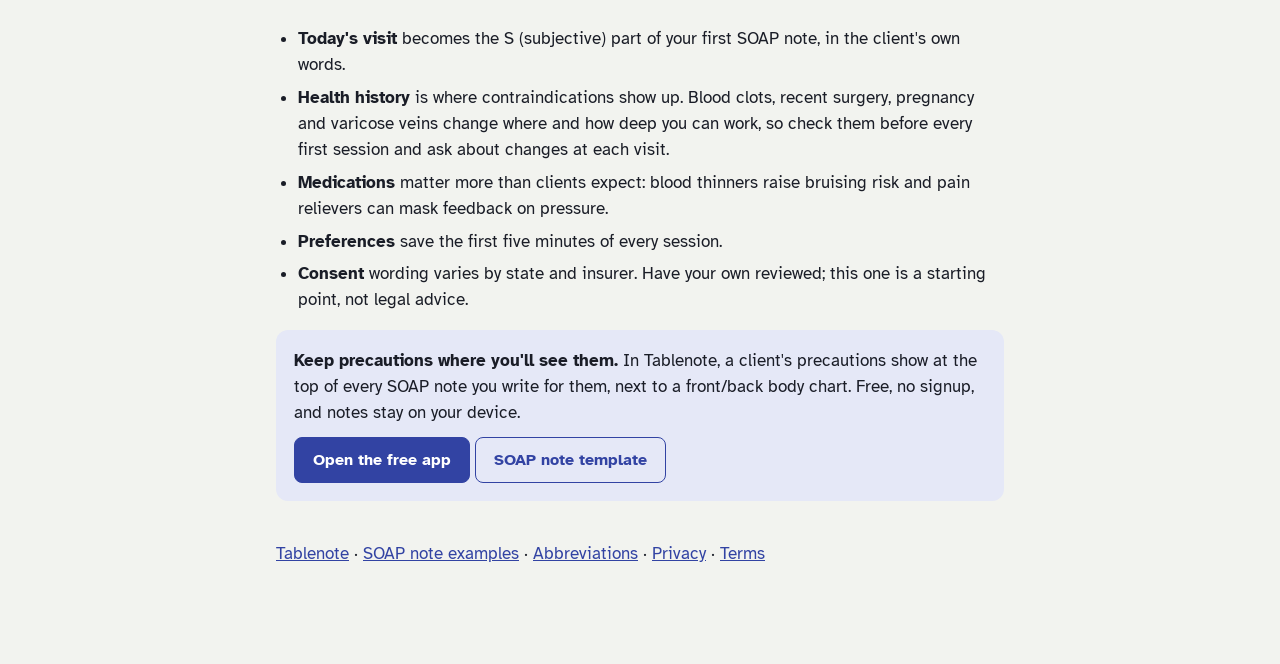
<file: massage-intake-form.html>
<!doctype html>
<html lang="en">
<head>
<meta charset="utf-8">
<meta name="viewport" content="width=device-width, initial-scale=1, viewport-fit=cover">
<title>Massage Intake Form Template (Free, Printable) — Tablenote</title>
<meta name="description" content="A free, printable massage therapy intake form: contact details, health history, medications, contraindication checklist, pressure preferences and consent. With notes on what each section is for.">
<link rel="canonical" href="https://zircon1011a-prog.github.io/tablenote/massage-intake-form.html">
<link rel="icon" href="assets/icon.svg" type="image/svg+xml">
<link rel="stylesheet" href="https://fonts.googleapis.com/css2?family=Atkinson+Hyperlegible:ital,wght@0,400;0,700;1,400&family=Bricolage+Grotesque:opsz,wght@12..96,600..800&family=IBM+Plex+Mono:wght@400;500&display=swap">
<link rel="stylesheet" href="assets/brand.css">
<style>
  .doc { max-width: 760px; margin: 0 auto; padding-left: var(--gutter-l); padding-right: var(--gutter-r); padding-block: 28px 80px; display: grid; gap: 16px; }
  .top { display: flex; justify-content: space-between; align-items: center; gap: 12px; }
  .doc h1 { font-size: clamp(34px, 6vw, 52px); font-weight: 800; line-height: 1.02; letter-spacing: -0.03em; margin-top: 8px; }
  .doc h2 { font-size: 26px; font-weight: 750; margin-top: 26px; }
  .doc p, .doc li { max-width: 65ch; }
  .lede { font-size: 19px; color: var(--ink-2); margin: 0; }
  .doc ul { margin: 0; padding-left: 22px; display: grid; gap: 6px; }
  .sheet { background: var(--surface); border: 1px solid var(--line); border-radius: 12px; padding: 20px; display: grid; gap: 18px; }
  .sheet h3 { font: 500 12px/1.2 var(--f-mono); letter-spacing: .08em; text-transform: uppercase; color: var(--accent); border-bottom: 1px solid var(--line); padding-bottom: 6px; }
  .lines { display: grid; grid-template-columns: repeat(2, minmax(0, 1fr)); gap: 14px 20px; }
  @media (max-width: 520px) { .lines { grid-template-columns: minmax(0, 1fr); } }
  .line { border-bottom: 1px solid var(--ink-2); padding-top: 18px; font-size: 13px; color: var(--ink-2); min-width: 0; }
  .line.wide { grid-column: 1 / -1; }
  .checks { display: grid; grid-template-columns: repeat(2, minmax(0, 1fr)); gap: 6px 20px; font-size: 15px; }
  @media (max-width: 520px) { .checks { grid-template-columns: minmax(0, 1fr); } }
  .checks span::before { content: "☐  "; }
  .scale { display: flex; flex-wrap: wrap; gap: 8px; font-size: 15px; }
  .scale span { border: 1px solid var(--line); border-radius: 6px; padding: 4px 10px; }
  .consent { font-size: 14px; color: var(--ink); }
  .cta { background: var(--accent-soft); border-radius: 12px; padding: 18px; display: grid; gap: 10px; }
  .cta p { margin: 0; }
  @media print { .top, .cta, .noprint { display: none !important; } body { background: #fff; } .doc { padding: 0; } .sheet { border: 0; padding: 0; } }
</style>
</head>
<body>
<main class="doc">
  <div class="top">
    <a class="wordmark" href="./" aria-label="Tablenote home">
      <svg viewBox="0 0 24 24" aria-hidden="true"><ellipse cx="12" cy="4.6" rx="3.6" ry="2.6" fill="var(--accent)"/><rect x="5.5" y="9" width="13" height="13.5" rx="3" fill="none" stroke="var(--ink)" stroke-width="2"/><path d="M8.5 13.5h7M8.5 17h4.5" stroke="var(--ink)" stroke-width="1.6" stroke-linecap="round"/></svg>
      Tablenote
    </a>
    <a class="btn small" href="app/">Try the free app</a>
  </div>

  <span class="label">Free resource for massage therapists</span>
  <h1>Massage intake form template, free and printable</h1>
  <p class="lede">Everything a solo massage therapist needs to know before the first session, on one page. Print it, or copy the sections into your own form. Notes on what each section is for are below the form.</p>

  <p class="noprint">Print this page: the header, buttons and notes print hidden, so you get just the form.</p>

  <div class="sheet" aria-label="Massage intake form">
    <section>
      <h3>Client details</h3>
      <div class="lines">
        <div class="line">Full name</div><div class="line">Date of birth</div>
        <div class="line">Phone</div><div class="line">Email</div>
        <div class="line">Emergency contact (name, phone)</div><div class="line">Occupation</div>
      </div>
    </section>
    <section>
      <h3>Today's visit</h3>
      <div class="lines">
        <div class="line wide">Main reason for your visit today</div>
        <div class="line wide">Where do you feel pain or tension? How long has it been there?</div>
        <div class="line">Pain right now (0 = none, 10 = worst)</div><div class="line">Have you had massage before? (Y / N)</div>
      </div>
    </section>
    <section>
      <h3>Health history (check all that apply)</h3>
      <div class="checks">
        <span>High or low blood pressure</span><span>Heart condition</span>
        <span>Blood clots / DVT</span><span>Varicose veins</span>
        <span>Diabetes</span><span>Epilepsy / seizures</span>
        <span>Cancer (current or past)</span><span>Osteoporosis</span>
        <span>Pregnant (weeks: ____ )</span><span>Recent surgery or injury</span>
        <span>Skin condition / rash</span><span>Allergies (oils, lotions, nuts)</span>
        <span>Numbness or tingling</span><span>Headaches / migraines</span>
        <span>Arthritis</span><span>Contagious illness</span>
      </div>
      <div class="lines" style="margin-top:8px">
        <div class="line wide">Medications and supplements (including blood thinners and pain relievers)</div>
        <div class="line wide">Anything else your therapist should know</div>
      </div>
    </section>
    <section>
      <h3>Preferences</h3>
      <p style="margin:0 0 6px">Preferred pressure:</p>
      <div class="scale"><span>Light</span><span>Light–medium</span><span>Medium</span><span>Firm</span><span>Deep</span></div>
      <div class="lines" style="margin-top:8px">
        <div class="line">Areas to focus on</div><div class="line">Areas to avoid</div>
      </div>
    </section>
    <section>
      <h3>Consent</h3>
      <p class="consent">I understand that massage therapy is not a substitute for medical diagnosis or treatment, and that my therapist does not diagnose illness or prescribe medication. I have shared all known medical conditions and will tell my therapist about any changes. I can ask to adjust or stop the session at any time.</p>
      <div class="lines"><div class="line">Client signature</div><div class="line">Date</div></div>
    </section>
  </div>

  <h2>What each section is for</h2>
  <ul>
    <li><b>Today's visit</b> becomes the S (subjective) part of your first SOAP note, in the client's own words.</li>
    <li><b>Health history</b> is where contraindications show up. Blood clots, recent surgery, pregnancy and varicose veins change where and how deep you can work, so check them before every first session and ask about changes at each visit.</li>
    <li><b>Medications</b> matter more than clients expect: blood thinners raise bruising risk and pain relievers can mask feedback on pressure.</li>
    <li><b>Preferences</b> save the first five minutes of every session.</li>
    <li><b>Consent</b> wording varies by state and insurer. Have your own reviewed; this one is a starting point, not legal advice.</li>
  </ul>

  <div class="cta">
    <p><b>Keep precautions where you'll see them.</b> In Tablenote, a client's precautions show at the top of every SOAP note you write for them, next to a front/back body chart. Free, no signup, and notes stay on your device.</p>
    <div><a class="btn" href="app/">Open the free app</a> <a class="btn ghost" href="soap-note-template.html">SOAP note template</a></div>
  </div>

  <p class="hint" style="margin-top:24px"><a href="./">Tablenote</a> · <a href="massage-soap-note-examples.html">SOAP note examples</a> · <a href="massage-charting-abbreviations.html">Abbreviations</a> · <a href="privacy.html">Privacy</a> · <a href="terms.html">Terms</a></p>
</main>
</body>
</html>
</file>
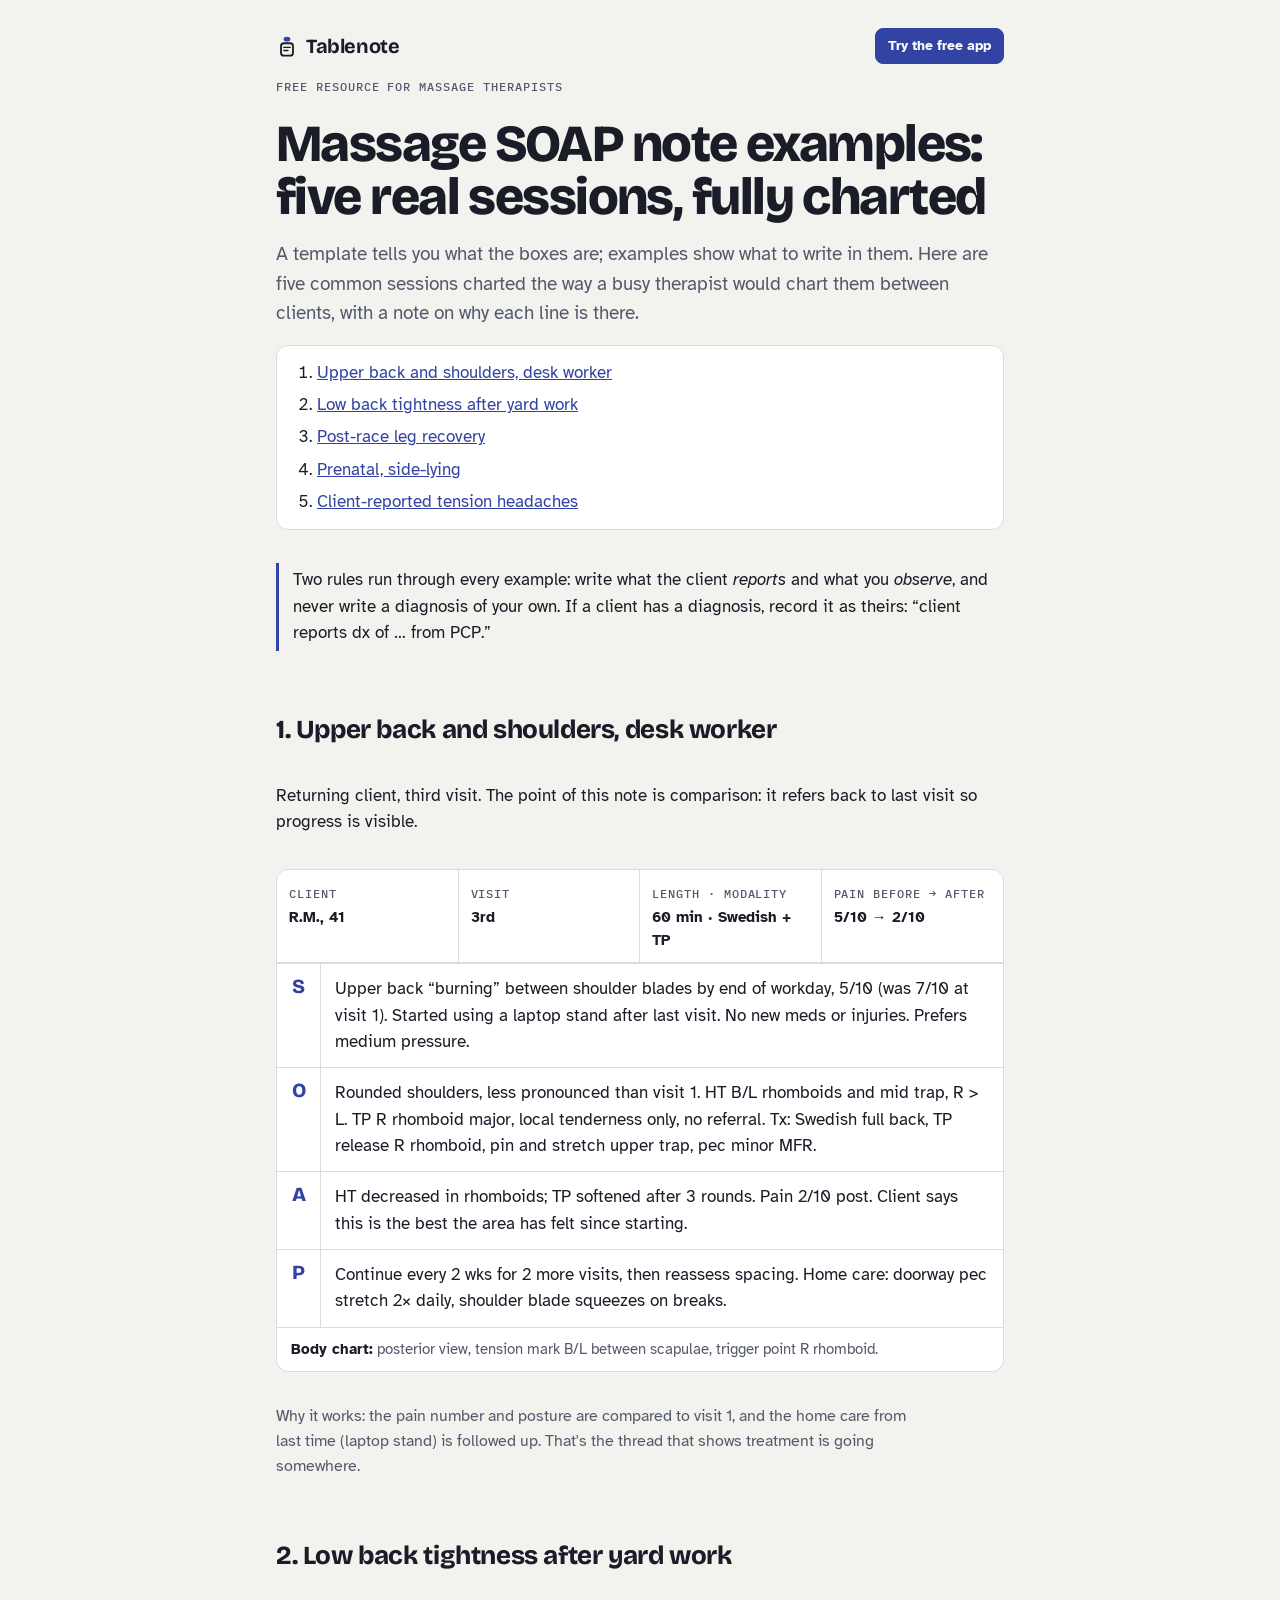
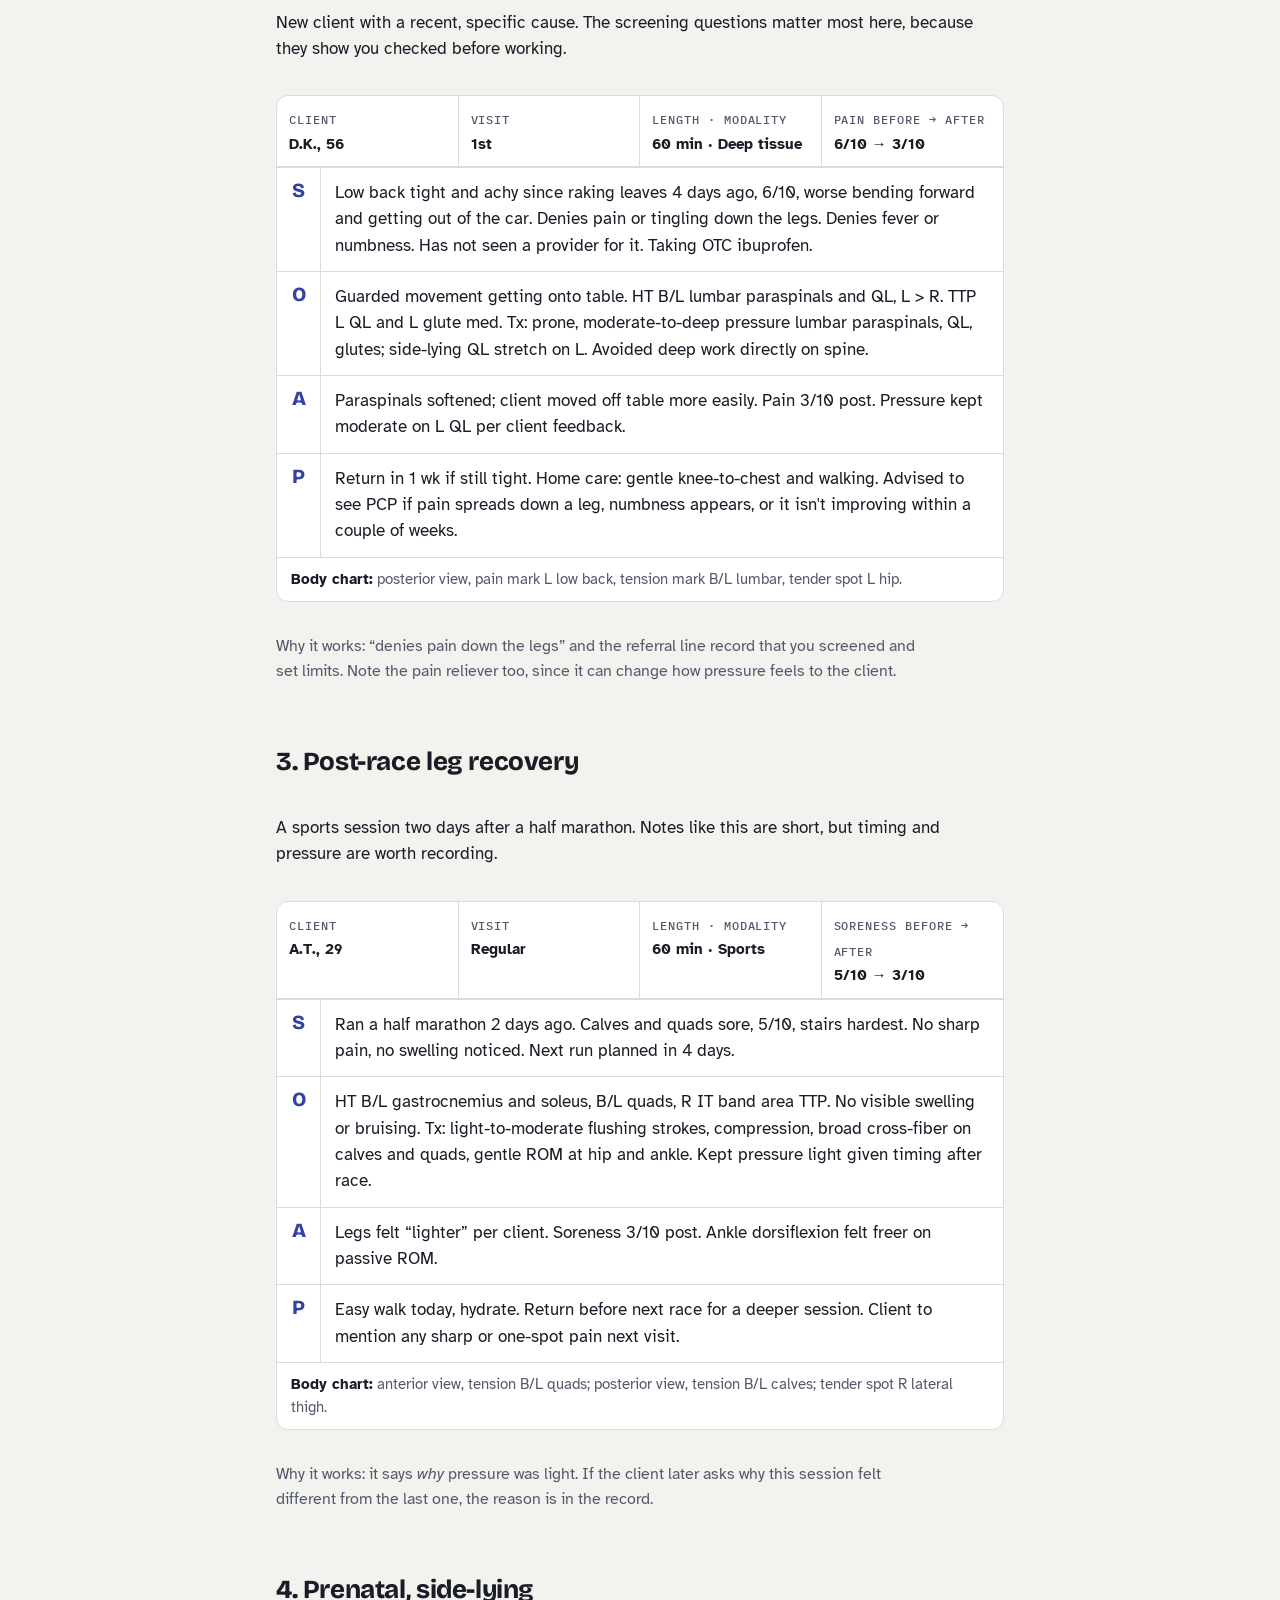
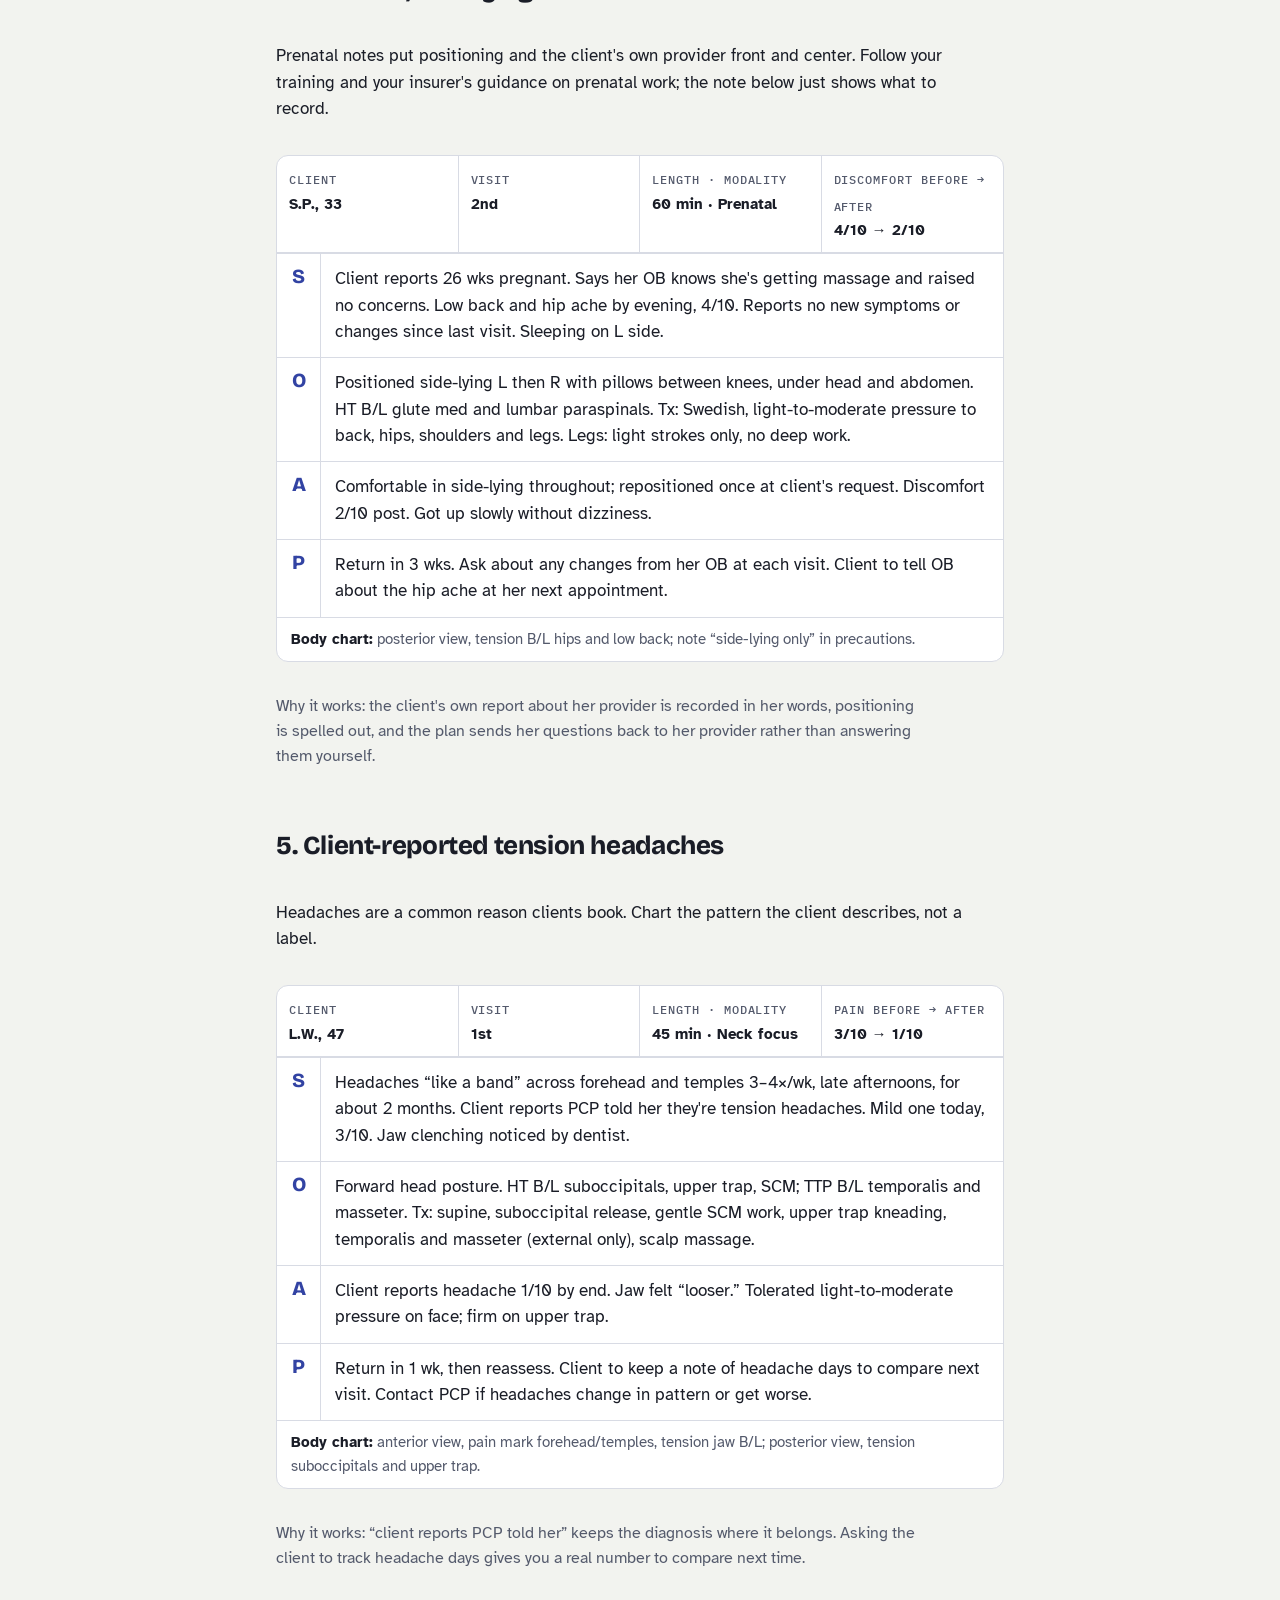
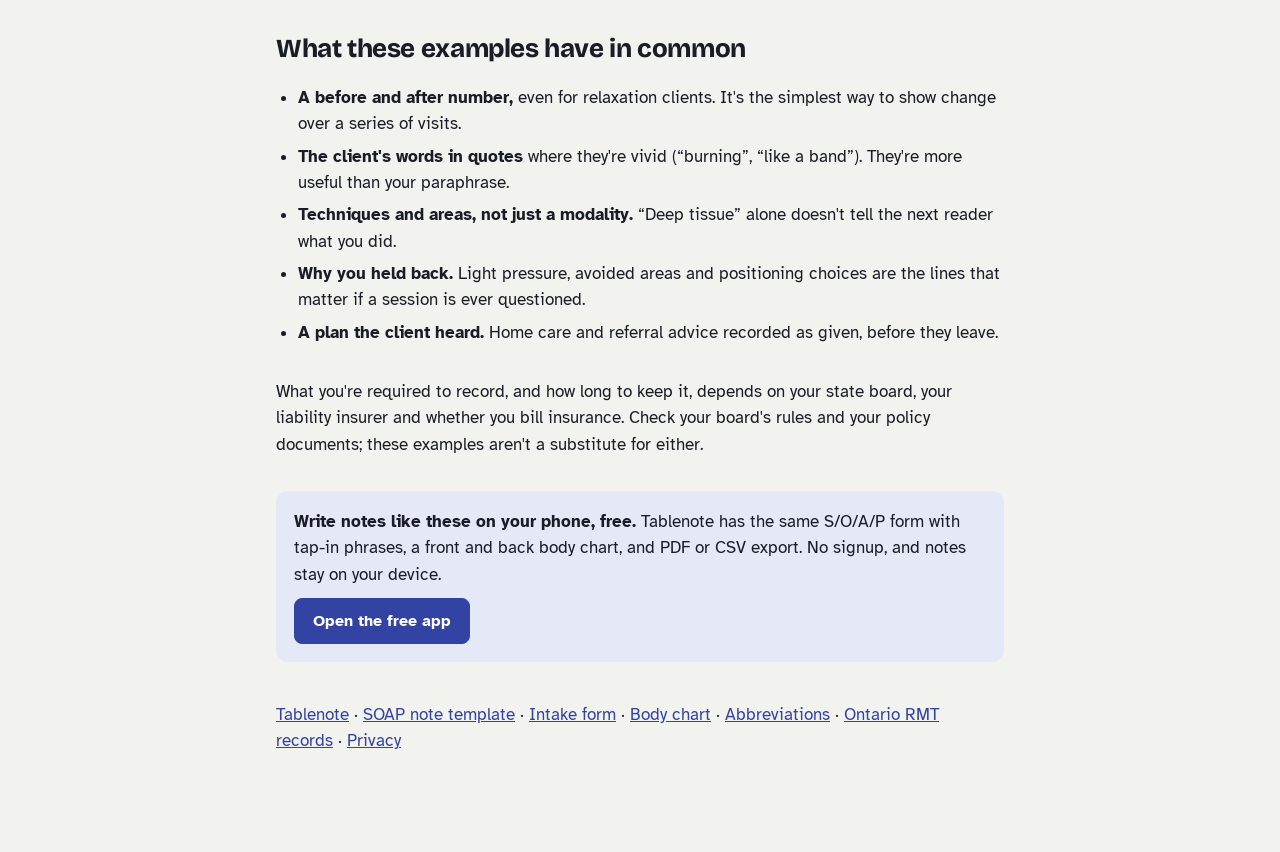
<file: massage-soap-note-examples.html>
<!doctype html>
<html lang="en">
<head>
<meta charset="utf-8">
<meta name="viewport" content="width=device-width, initial-scale=1, viewport-fit=cover">
<title>Massage SOAP Note Examples: 5 Filled-In Sessions — Tablenote</title>
<meta name="description" content="Five complete massage therapy SOAP note examples: desk-worker neck, low back, post-run legs, prenatal side-lying, and tension headache, with body chart marks.">
<link rel="canonical" href="https://zircon1011a-prog.github.io/tablenote/massage-soap-note-examples.html">
<meta property="og:title" content="Massage SOAP Note Examples: 5 Filled-In Sessions">
<meta property="og:description" content="Five real-world SOAP notes for massage therapists, written the way you'd chart between clients.">
<link rel="icon" href="assets/icon.svg" type="image/svg+xml">
<link rel="stylesheet" href="https://fonts.googleapis.com/css2?family=Atkinson+Hyperlegible:ital,wght@0,400;0,700;1,400&family=Bricolage+Grotesque:opsz,wght@12..96,600..800&family=IBM+Plex+Mono:wght@400;500&display=swap">
<link rel="stylesheet" href="assets/brand.css">
<style>
  .doc { max-width: 760px; margin: 0 auto; padding-left: var(--gutter-l); padding-right: var(--gutter-r); padding-block: 28px 80px; display: grid; gap: 16px; }
  .top { display: flex; justify-content: space-between; align-items: center; gap: 12px; }
  .doc h1 { font-size: clamp(34px, 6vw, 52px); font-weight: 800; line-height: 1.02; letter-spacing: -0.03em; margin-top: 8px; }
  .doc h2 { font-size: 26px; font-weight: 750; margin-top: 26px; }
  .doc h3 { font-size: 19px; font-weight: 700; margin-top: 8px; }
  .doc p, .doc li { max-width: 65ch; }
  .lede { font-size: 19px; color: var(--ink-2); margin: 0; }
  .doc ul, .doc ol { margin: 0; padding-left: 22px; display: grid; gap: 6px; }
  .toc { background: var(--surface); border: 1px solid var(--line); border-radius: 12px; padding: 14px 18px; }
  .form { background: var(--surface); border: 1px solid var(--line); border-radius: 12px; overflow: hidden; break-inside: avoid; }
  .form .row { display: grid; grid-template-columns: 44px minmax(0, 1fr); border-top: 1px solid var(--line); }
  .form .row:first-child { border-top: 0; }
  .form .k { display: grid; place-items: start center; padding-top: 12px; border-right: 1px solid var(--line); font: 800 20px/1 var(--f-display); color: var(--accent); }
  .form .v { padding: 12px 14px; min-width: 0; }
  .form .v p { margin: 0; color: var(--ink); }
  .form .chart { padding: 10px 14px; border-top: 1px solid var(--line); font-size: 15px; color: var(--ink-2); }
  .form .chart b { color: var(--ink); }
  .meta { display: grid; grid-template-columns: repeat(4, minmax(0, 1fr)); border-bottom: 1px solid var(--line); }
  .meta div { padding: 10px 12px; border-right: 1px solid var(--line); min-width: 0; }
  .meta div:last-child { border-right: 0; }
  .meta b { display: block; font-size: 15px; overflow-wrap: anywhere; }
  @media (max-width: 520px) { .meta { grid-template-columns: repeat(2, minmax(0, 1fr)); } .meta div:nth-child(2) { border-right: 0; } .meta div:nth-child(-n+2) { border-bottom: 1px solid var(--line); } }
  .why { color: var(--ink-2); font-size: 16px; }
  .cta { background: var(--accent-soft); border-radius: 12px; padding: 18px; display: grid; gap: 10px; }
  .cta p { margin: 0; }
  .tip { border-left: 3px solid var(--accent); padding: 4px 0 4px 14px; }
  @media print {
    .top, .cta, .noprint { display: none !important; }
    body { background: #fff; }
    .doc { padding: 0; }
  }
</style>
</head>
<body>
<main class="doc">
  <div class="top">
    <a class="wordmark" href="./" aria-label="Tablenote home">
      <svg viewBox="0 0 24 24" aria-hidden="true"><ellipse cx="12" cy="4.6" rx="3.6" ry="2.6" fill="var(--accent)"/><rect x="5.5" y="9" width="13" height="13.5" rx="3" fill="none" stroke="var(--ink)" stroke-width="2"/><path d="M8.5 13.5h7M8.5 17h4.5" stroke="var(--ink)" stroke-width="1.6" stroke-linecap="round"/></svg>
      Tablenote
    </a>
    <a class="btn small" href="app/">Try the free app</a>
  </div>

  <span class="label">Free resource for massage therapists</span>
  <h1>Massage SOAP note examples: five real sessions, fully charted</h1>
  <p class="lede">A template tells you what the boxes are; examples show what to write in them. Here are five common sessions charted the way a busy therapist would chart them between clients, with a note on why each line is there.</p>

  <nav class="toc noprint" aria-label="Examples on this page">
    <ol>
      <li><a href="#desk">Upper back and shoulders, desk worker</a></li>
      <li><a href="#lowback">Low back tightness after yard work</a></li>
      <li><a href="#runner">Post-race leg recovery</a></li>
      <li><a href="#prenatal">Prenatal, side-lying</a></li>
      <li><a href="#headache">Client-reported tension headaches</a></li>
    </ol>
  </nav>

  <p class="tip">Two rules run through every example: write what the client <i>reports</i> and what you <i>observe</i>, and never write a diagnosis of your own. If a client has a diagnosis, record it as theirs: “client reports dx of … from PCP.”</p>

  <h2 id="desk">1. Upper back and shoulders, desk worker</h2>
  <p>Returning client, third visit. The point of this note is comparison: it refers back to last visit so progress is visible.</p>
  <div class="form" aria-label="SOAP note example: desk worker">
    <div class="meta">
      <div><span class="label">Client</span><b>R.M., 41</b></div>
      <div><span class="label">Visit</span><b>3rd</b></div>
      <div><span class="label">Length · Modality</span><b>60 min · Swedish + TP</b></div>
      <div><span class="label">Pain before → after</span><b>5/10 → 2/10</b></div>
    </div>
    <div class="row"><span class="k">S</span><div class="v"><p>Upper back “burning” between shoulder blades by end of workday, 5/10 (was 7/10 at visit 1). Started using a laptop stand after last visit. No new meds or injuries. Prefers medium pressure.</p></div></div>
    <div class="row"><span class="k">O</span><div class="v"><p>Rounded shoulders, less pronounced than visit 1. HT B/L rhomboids and mid trap, R &gt; L. TP R rhomboid major, local tenderness only, no referral. Tx: Swedish full back, TP release R rhomboid, pin and stretch upper trap, pec minor MFR.</p></div></div>
    <div class="row"><span class="k">A</span><div class="v"><p>HT decreased in rhomboids; TP softened after 3 rounds. Pain 2/10 post. Client says this is the best the area has felt since starting.</p></div></div>
    <div class="row"><span class="k">P</span><div class="v"><p>Continue every 2 wks for 2 more visits, then reassess spacing. Home care: doorway pec stretch 2× daily, shoulder blade squeezes on breaks.</p></div></div>
    <div class="chart"><b>Body chart:</b> posterior view, tension mark B/L between scapulae, trigger point R rhomboid.</div>
  </div>
  <p class="why">Why it works: the pain number and posture are compared to visit 1, and the home care from last time (laptop stand) is followed up. That's the thread that shows treatment is going somewhere.</p>

  <h2 id="lowback">2. Low back tightness after yard work</h2>
  <p>New client with a recent, specific cause. The screening questions matter most here, because they show you checked before working.</p>
  <div class="form" aria-label="SOAP note example: low back">
    <div class="meta">
      <div><span class="label">Client</span><b>D.K., 56</b></div>
      <div><span class="label">Visit</span><b>1st</b></div>
      <div><span class="label">Length · Modality</span><b>60 min · Deep tissue</b></div>
      <div><span class="label">Pain before → after</span><b>6/10 → 3/10</b></div>
    </div>
    <div class="row"><span class="k">S</span><div class="v"><p>Low back tight and achy since raking leaves 4 days ago, 6/10, worse bending forward and getting out of the car. Denies pain or tingling down the legs. Denies fever or numbness. Has not seen a provider for it. Taking OTC ibuprofen.</p></div></div>
    <div class="row"><span class="k">O</span><div class="v"><p>Guarded movement getting onto table. HT B/L lumbar paraspinals and QL, L &gt; R. TTP L QL and L glute med. Tx: prone, moderate-to-deep pressure lumbar paraspinals, QL, glutes; side-lying QL stretch on L. Avoided deep work directly on spine.</p></div></div>
    <div class="row"><span class="k">A</span><div class="v"><p>Paraspinals softened; client moved off table more easily. Pain 3/10 post. Pressure kept moderate on L QL per client feedback.</p></div></div>
    <div class="row"><span class="k">P</span><div class="v"><p>Return in 1 wk if still tight. Home care: gentle knee-to-chest and walking. Advised to see PCP if pain spreads down a leg, numbness appears, or it isn't improving within a couple of weeks.</p></div></div>
    <div class="chart"><b>Body chart:</b> posterior view, pain mark L low back, tension mark B/L lumbar, tender spot L hip.</div>
  </div>
  <p class="why">Why it works: “denies pain down the legs” and the referral line record that you screened and set limits. Note the pain reliever too, since it can change how pressure feels to the client.</p>

  <h2 id="runner">3. Post-race leg recovery</h2>
  <p>A sports session two days after a half marathon. Notes like this are short, but timing and pressure are worth recording.</p>
  <div class="form" aria-label="SOAP note example: runner">
    <div class="meta">
      <div><span class="label">Client</span><b>A.T., 29</b></div>
      <div><span class="label">Visit</span><b>Regular</b></div>
      <div><span class="label">Length · Modality</span><b>60 min · Sports</b></div>
      <div><span class="label">Soreness before → after</span><b>5/10 → 3/10</b></div>
    </div>
    <div class="row"><span class="k">S</span><div class="v"><p>Ran a half marathon 2 days ago. Calves and quads sore, 5/10, stairs hardest. No sharp pain, no swelling noticed. Next run planned in 4 days.</p></div></div>
    <div class="row"><span class="k">O</span><div class="v"><p>HT B/L gastrocnemius and soleus, B/L quads, R IT band area TTP. No visible swelling or bruising. Tx: light-to-moderate flushing strokes, compression, broad cross-fiber on calves and quads, gentle ROM at hip and ankle. Kept pressure light given timing after race.</p></div></div>
    <div class="row"><span class="k">A</span><div class="v"><p>Legs felt “lighter” per client. Soreness 3/10 post. Ankle dorsiflexion felt freer on passive ROM.</p></div></div>
    <div class="row"><span class="k">P</span><div class="v"><p>Easy walk today, hydrate. Return before next race for a deeper session. Client to mention any sharp or one-spot pain next visit.</p></div></div>
    <div class="chart"><b>Body chart:</b> anterior view, tension B/L quads; posterior view, tension B/L calves; tender spot R lateral thigh.</div>
  </div>
  <p class="why">Why it works: it says <i>why</i> pressure was light. If the client later asks why this session felt different from the last one, the reason is in the record.</p>

  <h2 id="prenatal">4. Prenatal, side-lying</h2>
  <p>Prenatal notes put positioning and the client's own provider front and center. Follow your training and your insurer's guidance on prenatal work; the note below just shows what to record.</p>
  <div class="form" aria-label="SOAP note example: prenatal">
    <div class="meta">
      <div><span class="label">Client</span><b>S.P., 33</b></div>
      <div><span class="label">Visit</span><b>2nd</b></div>
      <div><span class="label">Length · Modality</span><b>60 min · Prenatal</b></div>
      <div><span class="label">Discomfort before → after</span><b>4/10 → 2/10</b></div>
    </div>
    <div class="row"><span class="k">S</span><div class="v"><p>Client reports 26 wks pregnant. Says her OB knows she's getting massage and raised no concerns. Low back and hip ache by evening, 4/10. Reports no new symptoms or changes since last visit. Sleeping on L side.</p></div></div>
    <div class="row"><span class="k">O</span><div class="v"><p>Positioned side-lying L then R with pillows between knees, under head and abdomen. HT B/L glute med and lumbar paraspinals. Tx: Swedish, light-to-moderate pressure to back, hips, shoulders and legs. Legs: light strokes only, no deep work.</p></div></div>
    <div class="row"><span class="k">A</span><div class="v"><p>Comfortable in side-lying throughout; repositioned once at client's request. Discomfort 2/10 post. Got up slowly without dizziness.</p></div></div>
    <div class="row"><span class="k">P</span><div class="v"><p>Return in 3 wks. Ask about any changes from her OB at each visit. Client to tell OB about the hip ache at her next appointment.</p></div></div>
    <div class="chart"><b>Body chart:</b> posterior view, tension B/L hips and low back; note “side-lying only” in precautions.</div>
  </div>
  <p class="why">Why it works: the client's own report about her provider is recorded in her words, positioning is spelled out, and the plan sends her questions back to her provider rather than answering them yourself.</p>

  <h2 id="headache">5. Client-reported tension headaches</h2>
  <p>Headaches are a common reason clients book. Chart the pattern the client describes, not a label.</p>
  <div class="form" aria-label="SOAP note example: headaches">
    <div class="meta">
      <div><span class="label">Client</span><b>L.W., 47</b></div>
      <div><span class="label">Visit</span><b>1st</b></div>
      <div><span class="label">Length · Modality</span><b>45 min · Neck focus</b></div>
      <div><span class="label">Pain before → after</span><b>3/10 → 1/10</b></div>
    </div>
    <div class="row"><span class="k">S</span><div class="v"><p>Headaches “like a band” across forehead and temples 3–4×/wk, late afternoons, for about 2 months. Client reports PCP told her they're tension headaches. Mild one today, 3/10. Jaw clenching noticed by dentist.</p></div></div>
    <div class="row"><span class="k">O</span><div class="v"><p>Forward head posture. HT B/L suboccipitals, upper trap, SCM; TTP B/L temporalis and masseter. Tx: supine, suboccipital release, gentle SCM work, upper trap kneading, temporalis and masseter (external only), scalp massage.</p></div></div>
    <div class="row"><span class="k">A</span><div class="v"><p>Client reports headache 1/10 by end. Jaw felt “looser.” Tolerated light-to-moderate pressure on face; firm on upper trap.</p></div></div>
    <div class="row"><span class="k">P</span><div class="v"><p>Return in 1 wk, then reassess. Client to keep a note of headache days to compare next visit. Contact PCP if headaches change in pattern or get worse.</p></div></div>
    <div class="chart"><b>Body chart:</b> anterior view, pain mark forehead/temples, tension jaw B/L; posterior view, tension suboccipitals and upper trap.</div>
  </div>
  <p class="why">Why it works: “client reports PCP told her” keeps the diagnosis where it belongs. Asking the client to track headache days gives you a real number to compare next time.</p>

  <h2>What these examples have in common</h2>
  <ul>
    <li><b>A before and after number,</b> even for relaxation clients. It's the simplest way to show change over a series of visits.</li>
    <li><b>The client's words in quotes</b> where they're vivid (“burning”, “like a band”). They're more useful than your paraphrase.</li>
    <li><b>Techniques and areas, not just a modality.</b> “Deep tissue” alone doesn't tell the next reader what you did.</li>
    <li><b>Why you held back.</b> Light pressure, avoided areas and positioning choices are the lines that matter if a session is ever questioned.</li>
    <li><b>A plan the client heard.</b> Home care and referral advice recorded as given, before they leave.</li>
  </ul>
  <p>What you're required to record, and how long to keep it, depends on your state board, your liability insurer and whether you bill insurance. Check your board's rules and your policy documents; these examples aren't a substitute for either.</p>

  <div class="cta">
    <p><b>Write notes like these on your phone, free.</b> Tablenote has the same S/O/A/P form with tap-in phrases, a front and back body chart, and PDF or CSV export. No signup, and notes stay on your device.</p>
    <div><a class="btn" href="app/">Open the free app</a></div>
  </div>

  <p class="hint" style="margin-top:24px"><a href="./">Tablenote</a> · <a href="soap-note-template.html">SOAP note template</a> · <a href="massage-intake-form.html">Intake form</a> · <a href="massage-body-chart.html">Body chart</a> · <a href="massage-charting-abbreviations.html">Abbreviations</a> · <a href="ontario-rmt-record-keeping.html">Ontario RMT records</a> · <a href="privacy.html">Privacy</a></p>
</main>
</body>
</html>
</file>
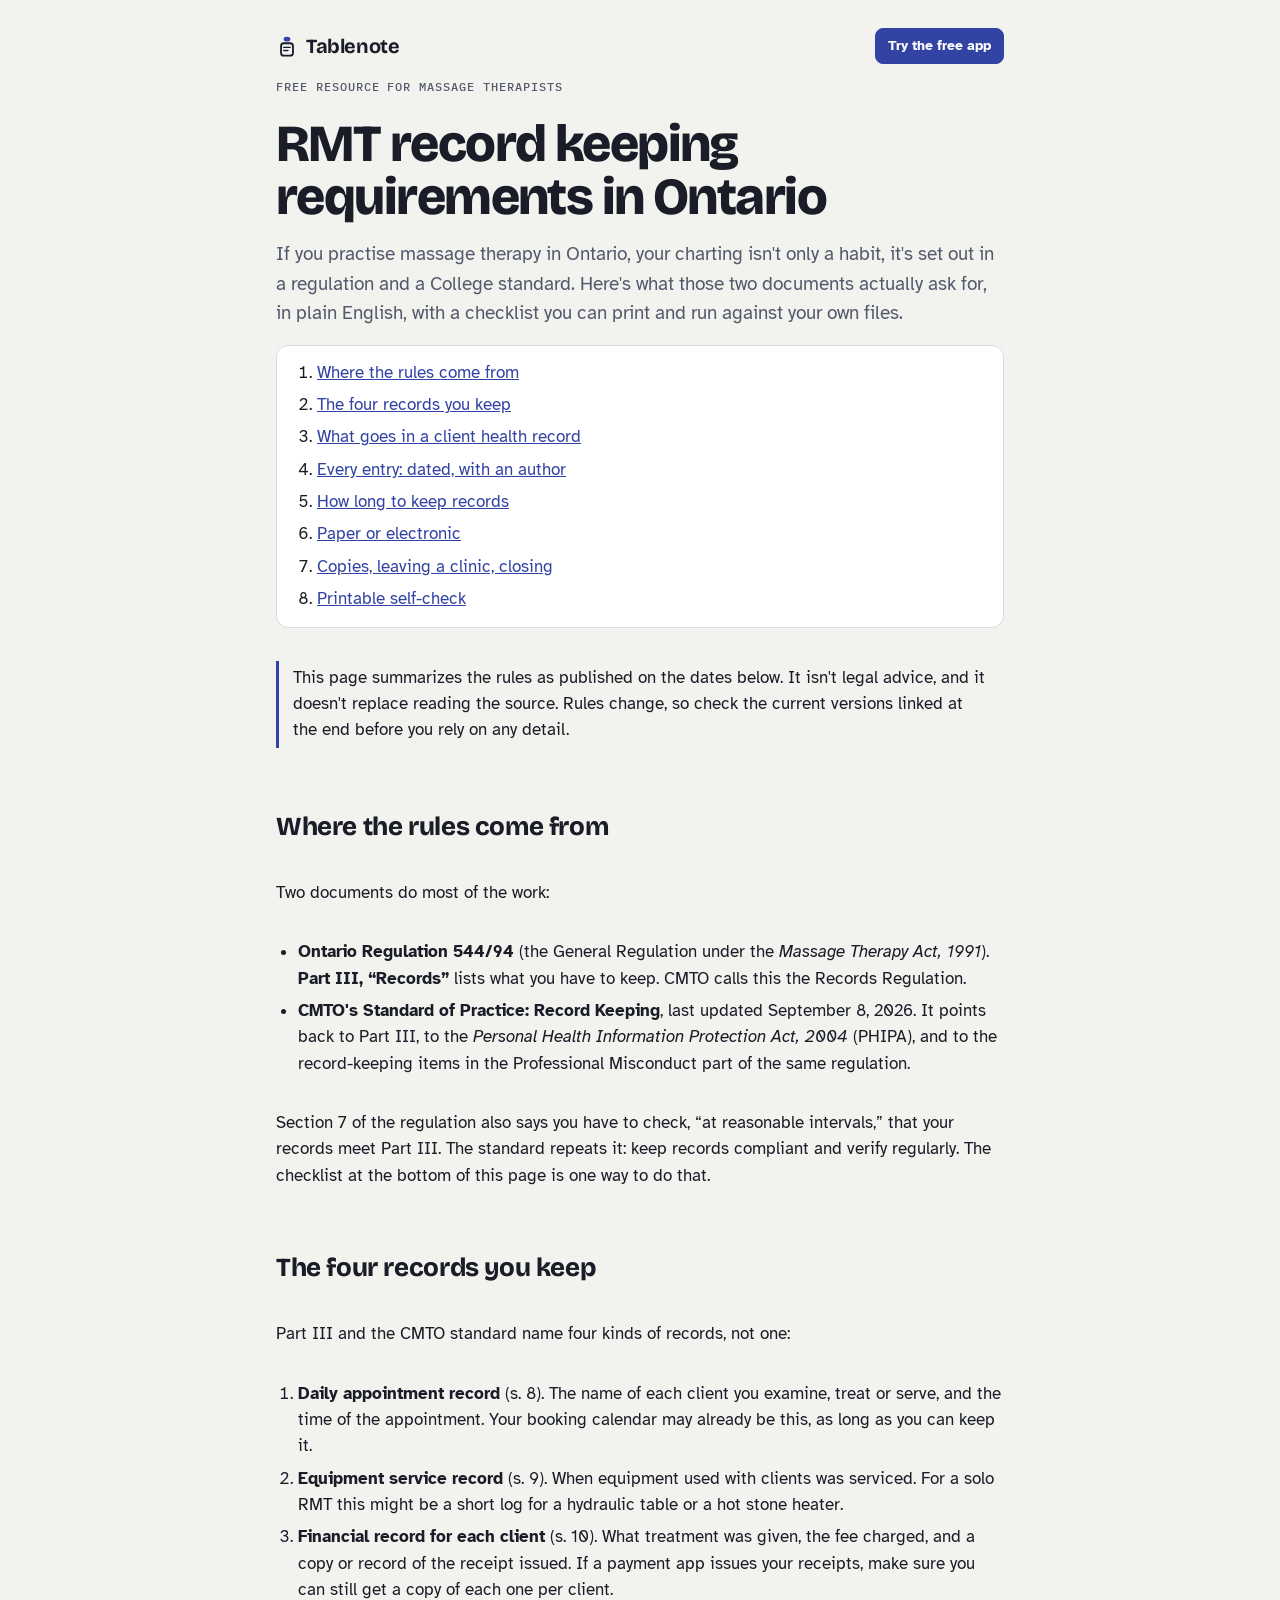
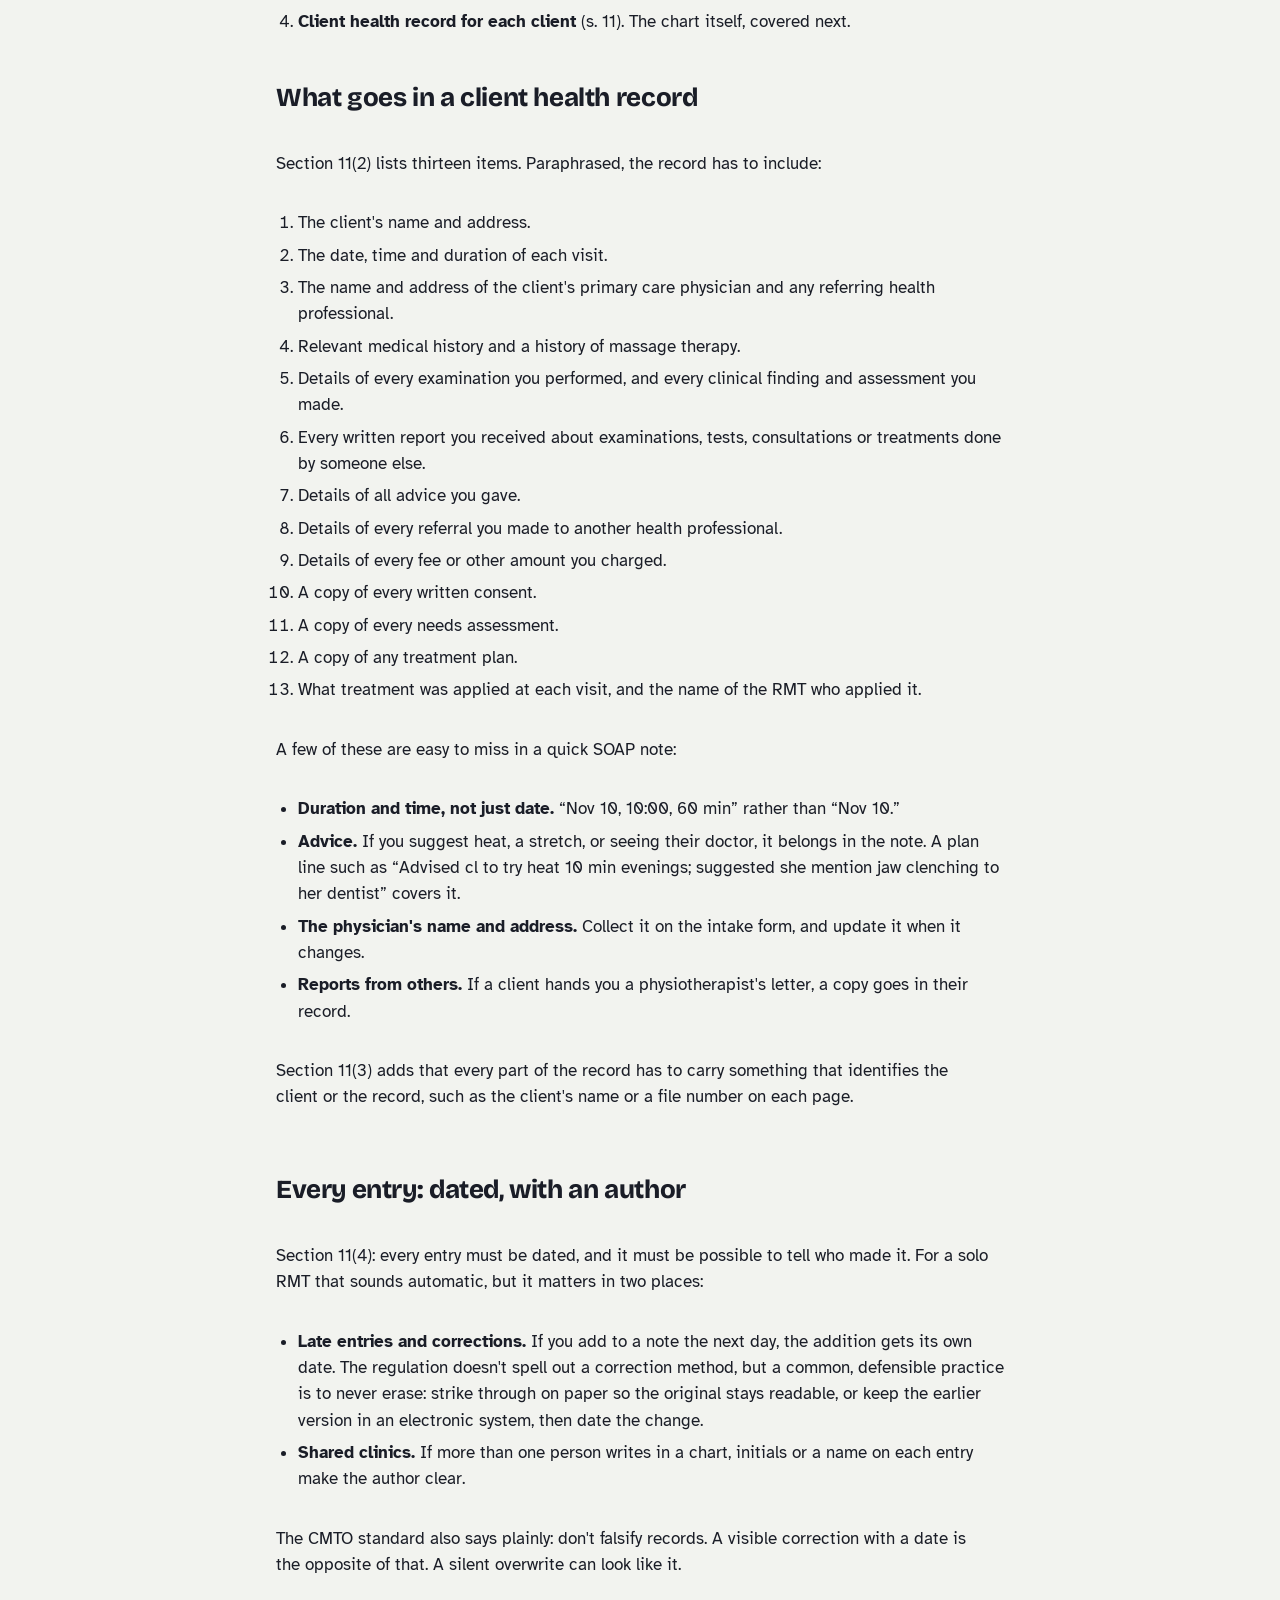
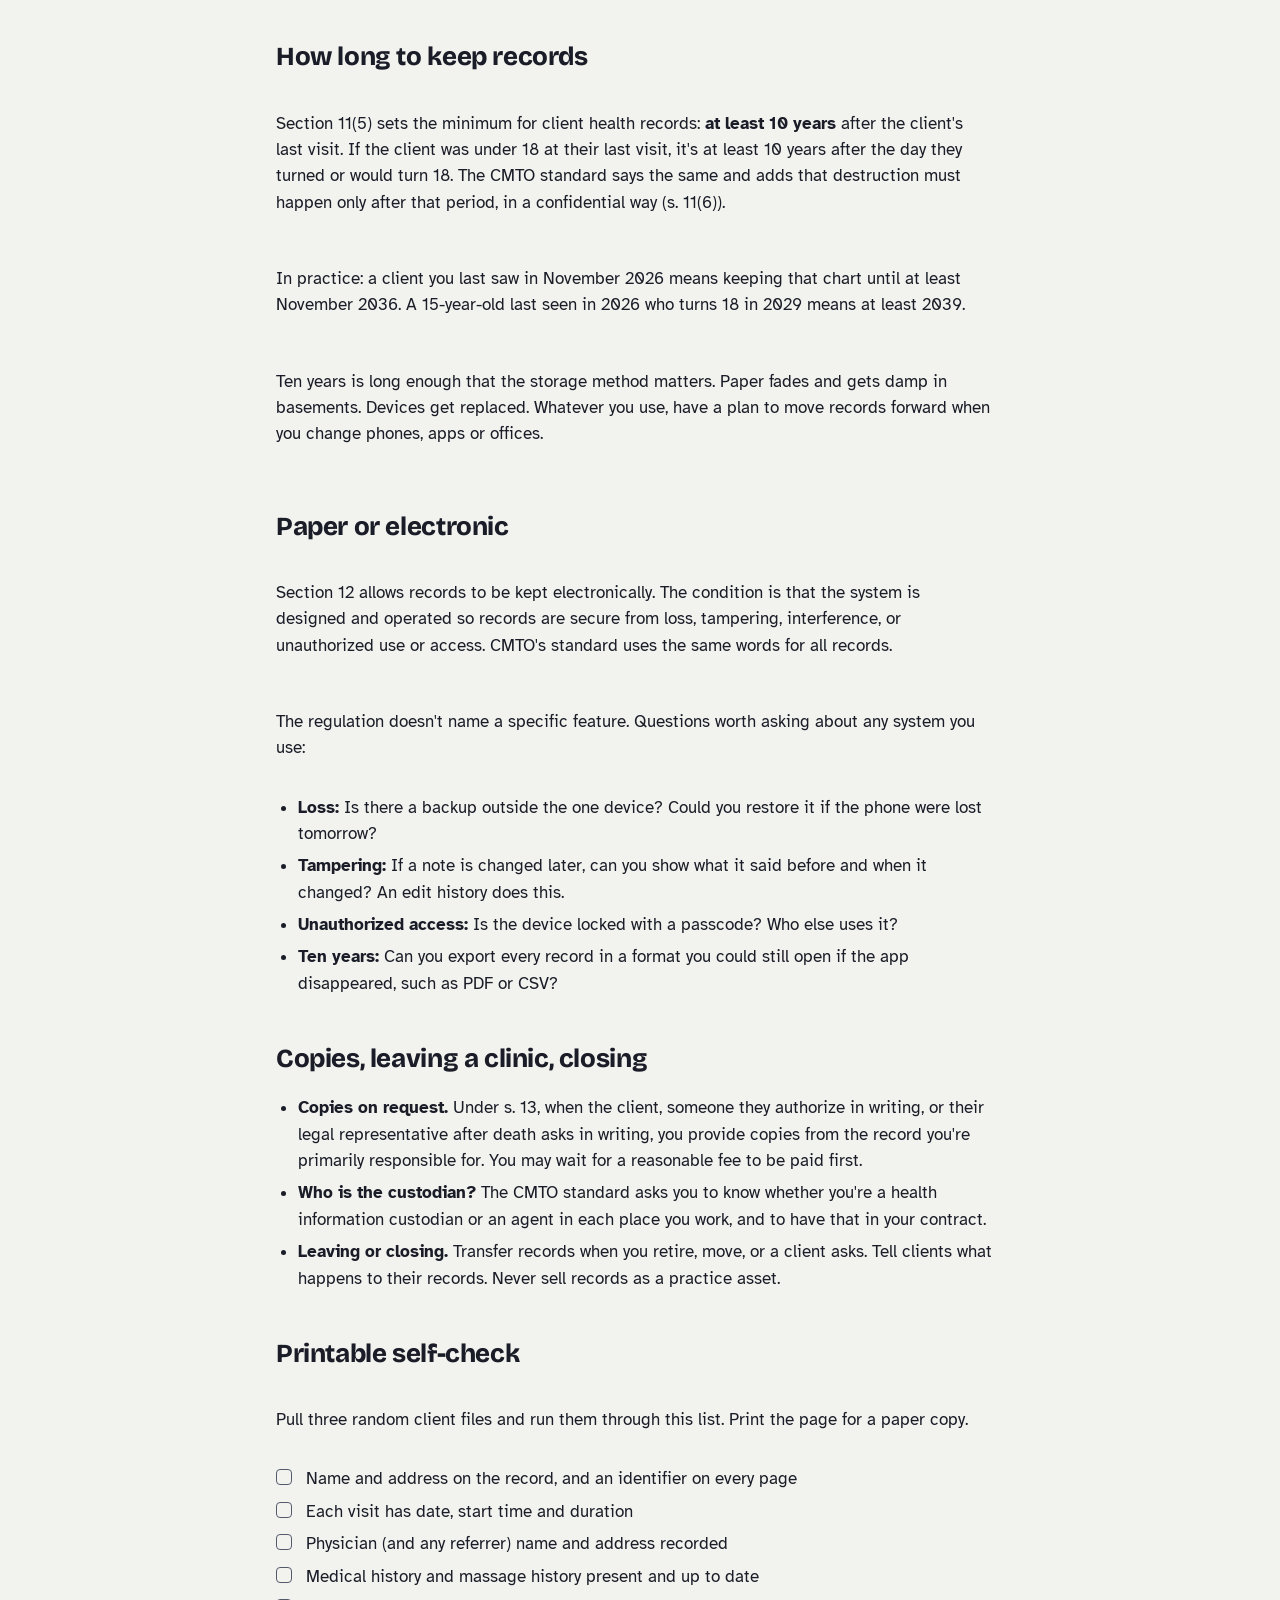
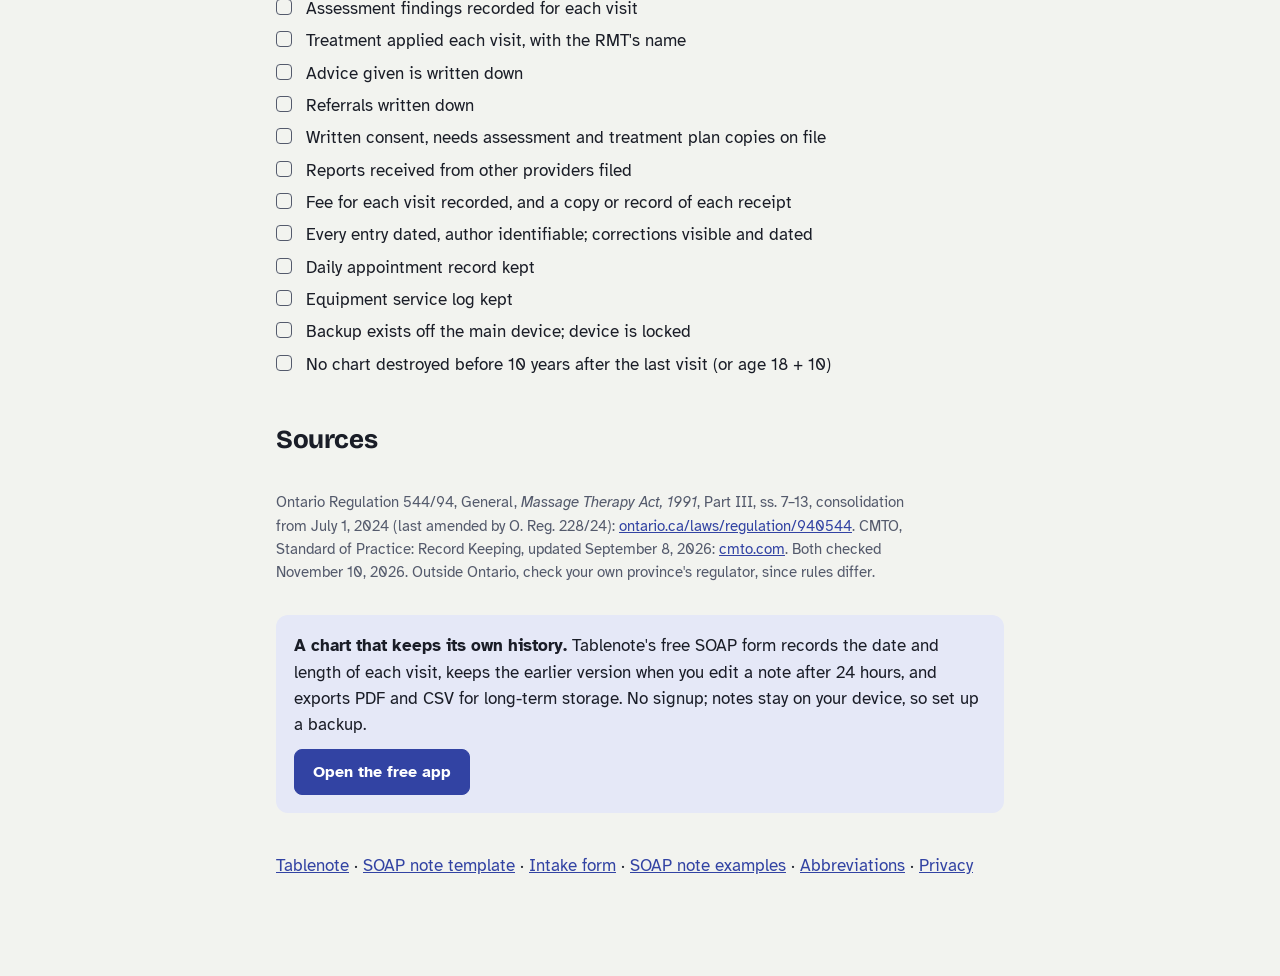
<file: ontario-rmt-record-keeping.html>
<!doctype html>
<html lang="en">
<head>
<meta charset="utf-8">
<meta name="viewport" content="width=device-width, initial-scale=1, viewport-fit=cover">
<title>RMT Record Keeping in Ontario: Checklist — Tablenote</title>
<meta name="description" content="What Ontario RMTs must keep under O. Reg. 544/94 and the CMTO standard: the 13 health record items, 10-year retention, e-records, with a printable checklist.">
<link rel="canonical" href="https://zircon1011a-prog.github.io/tablenote/ontario-rmt-record-keeping.html">
<meta property="og:title" content="RMT Record Keeping Requirements in Ontario">
<meta property="og:description" content="The Ontario records rules for massage therapists in plain English, with a printable self-check.">
<link rel="icon" href="assets/icon.svg" type="image/svg+xml">
<link rel="stylesheet" href="https://fonts.googleapis.com/css2?family=Atkinson+Hyperlegible:ital,wght@0,400;0,700;1,400&family=Bricolage+Grotesque:opsz,wght@12..96,600..800&family=IBM+Plex+Mono:wght@400;500&display=swap">
<link rel="stylesheet" href="assets/brand.css">
<style>
  .doc { max-width: 760px; margin: 0 auto; padding-left: var(--gutter-l); padding-right: var(--gutter-r); padding-block: 28px 80px; display: grid; gap: 16px; }
  .top { display: flex; justify-content: space-between; align-items: center; gap: 12px; }
  .doc h1 { font-size: clamp(34px, 6vw, 52px); font-weight: 800; line-height: 1.02; letter-spacing: -0.03em; margin-top: 8px; }
  .doc h2 { font-size: 26px; font-weight: 750; margin-top: 26px; }
  .doc p, .doc li { max-width: 65ch; overflow-wrap: anywhere; }
  .lede { font-size: 19px; color: var(--ink-2); margin: 0; }
  .doc ul, .doc ol { margin: 0; padding-left: 22px; display: grid; gap: 6px; }
  .toc { background: var(--surface); border: 1px solid var(--line); border-radius: 12px; padding: 14px 18px; }
  .note { background: var(--surface); border: 1px solid var(--line); border-radius: 12px; padding: 14px 16px; }
  .note p { margin: 0; }
  .tip { border-left: 3px solid var(--accent); padding: 4px 0 4px 14px; }
  .check { list-style: none; padding-left: 0 !important; }
  .check li { padding-left: 30px; position: relative; break-inside: avoid; }
  .check li::before { content: ""; position: absolute; left: 0; top: 3px; width: 16px; height: 16px; border: 1.5px solid var(--ink-2); border-radius: 4px; }
  .src { font-size: 15px; color: var(--ink-2); }
  .cta { background: var(--accent-soft); border-radius: 12px; padding: 18px; display: grid; gap: 10px; }
  .cta p { margin: 0; }
  @media print {
    .top, .cta, .noprint { display: none !important; }
    body { background: #fff; color: #000; }
    .doc { padding: 0; gap: 10px; }
    .doc h2 { break-after: avoid; }
    .check li::before { border-color: #000; }
  }
</style>
</head>
<body>
<main class="doc">
  <div class="top">
    <a class="wordmark" href="./" aria-label="Tablenote home">
      <svg viewBox="0 0 24 24" aria-hidden="true"><ellipse cx="12" cy="4.6" rx="3.6" ry="2.6" fill="var(--accent)"/><rect x="5.5" y="9" width="13" height="13.5" rx="3" fill="none" stroke="var(--ink)" stroke-width="2"/><path d="M8.5 13.5h7M8.5 17h4.5" stroke="var(--ink)" stroke-width="1.6" stroke-linecap="round"/></svg>
      Tablenote
    </a>
    <a class="btn small" href="app/">Try the free app</a>
  </div>

  <span class="label">Free resource for massage therapists</span>
  <h1>RMT record keeping requirements in Ontario</h1>
  <p class="lede">If you practise massage therapy in Ontario, your charting isn't only a habit, it's set out in a regulation and a College standard. Here's what those two documents actually ask for, in plain English, with a checklist you can print and run against your own files.</p>

  <nav class="toc noprint" aria-label="On this page">
    <ol>
      <li><a href="#sources">Where the rules come from</a></li>
      <li><a href="#records">The four records you keep</a></li>
      <li><a href="#health">What goes in a client health record</a></li>
      <li><a href="#entries">Every entry: dated, with an author</a></li>
      <li><a href="#retention">How long to keep records</a></li>
      <li><a href="#electronic">Paper or electronic</a></li>
      <li><a href="#leaving">Copies, leaving a clinic, closing</a></li>
      <li><a href="#checklist">Printable self-check</a></li>
    </ol>
  </nav>

  <p class="tip">This page summarizes the rules as published on the dates below. It isn't legal advice, and it doesn't replace reading the source. Rules change, so check the current versions linked at the end before you rely on any detail.</p>

  <h2 id="sources">Where the rules come from</h2>
  <p>Two documents do most of the work:</p>
  <ul>
    <li><b>Ontario Regulation 544/94</b> (the General Regulation under the <i>Massage Therapy Act, 1991</i>). <b>Part III, “Records”</b> lists what you have to keep. CMTO calls this the Records Regulation.</li>
    <li><b>CMTO's Standard of Practice: Record Keeping</b>, last updated September 8, 2026. It points back to Part III, to the <i>Personal Health Information Protection Act, 2004</i> (PHIPA), and to the record-keeping items in the Professional Misconduct part of the same regulation.</li>
  </ul>
  <p>Section 7 of the regulation also says you have to check, “at reasonable intervals,” that your records meet Part III. The standard repeats it: keep records compliant and verify regularly. The checklist at the bottom of this page is one way to do that.</p>

  <h2 id="records">The four records you keep</h2>
  <p>Part III and the CMTO standard name four kinds of records, not one:</p>
  <ol>
    <li><b>Daily appointment record</b> (s. 8). The name of each client you examine, treat or serve, and the time of the appointment. Your booking calendar may already be this, as long as you can keep it.</li>
    <li><b>Equipment service record</b> (s. 9). When equipment used with clients was serviced. For a solo RMT this might be a short log for a hydraulic table or a hot stone heater.</li>
    <li><b>Financial record for each client</b> (s. 10). What treatment was given, the fee charged, and a copy or record of the receipt issued. If a payment app issues your receipts, make sure you can still get a copy of each one per client.</li>
    <li><b>Client health record for each client</b> (s. 11). The chart itself, covered next.</li>
  </ol>

  <h2 id="health">What goes in a client health record</h2>
  <p>Section 11(2) lists thirteen items. Paraphrased, the record has to include:</p>
  <ol>
    <li>The client's name and address.</li>
    <li>The date, time and duration of each visit.</li>
    <li>The name and address of the client's primary care physician and any referring health professional.</li>
    <li>Relevant medical history and a history of massage therapy.</li>
    <li>Details of every examination you performed, and every clinical finding and assessment you made.</li>
    <li>Every written report you received about examinations, tests, consultations or treatments done by someone else.</li>
    <li>Details of all advice you gave.</li>
    <li>Details of every referral you made to another health professional.</li>
    <li>Details of every fee or other amount you charged.</li>
    <li>A copy of every written consent.</li>
    <li>A copy of every needs assessment.</li>
    <li>A copy of any treatment plan.</li>
    <li>What treatment was applied at each visit, and the name of the RMT who applied it.</li>
  </ol>
  <p>A few of these are easy to miss in a quick SOAP note:</p>
  <ul>
    <li><b>Duration and time, not just date.</b> “Nov 10, 10:00, 60 min” rather than “Nov 10.”</li>
    <li><b>Advice.</b> If you suggest heat, a stretch, or seeing their doctor, it belongs in the note. A plan line such as “Advised cl to try heat 10 min evenings; suggested she mention jaw clenching to her dentist” covers it.</li>
    <li><b>The physician's name and address.</b> Collect it on the intake form, and update it when it changes.</li>
    <li><b>Reports from others.</b> If a client hands you a physiotherapist's letter, a copy goes in their record.</li>
  </ul>
  <p>Section 11(3) adds that every part of the record has to carry something that identifies the client or the record, such as the client's name or a file number on each page.</p>

  <h2 id="entries">Every entry: dated, with an author</h2>
  <p>Section 11(4): every entry must be dated, and it must be possible to tell who made it. For a solo RMT that sounds automatic, but it matters in two places:</p>
  <ul>
    <li><b>Late entries and corrections.</b> If you add to a note the next day, the addition gets its own date. The regulation doesn't spell out a correction method, but a common, defensible practice is to never erase: strike through on paper so the original stays readable, or keep the earlier version in an electronic system, then date the change.</li>
    <li><b>Shared clinics.</b> If more than one person writes in a chart, initials or a name on each entry make the author clear.</li>
  </ul>
  <p>The CMTO standard also says plainly: don't falsify records. A visible correction with a date is the opposite of that. A silent overwrite can look like it.</p>

  <h2 id="retention">How long to keep records</h2>
  <p>Section 11(5) sets the minimum for client health records: <b>at least 10 years</b> after the client's last visit. If the client was under 18 at their last visit, it's at least 10 years after the day they turned or would turn 18. The CMTO standard says the same and adds that destruction must happen only after that period, in a confidential way (s. 11(6)).</p>
  <p>In practice: a client you last saw in November 2026 means keeping that chart until at least November 2036. A 15-year-old last seen in 2026 who turns 18 in 2029 means at least 2039.</p>
  <p>Ten years is long enough that the storage method matters. Paper fades and gets damp in basements. Devices get replaced. Whatever you use, have a plan to move records forward when you change phones, apps or offices.</p>

  <h2 id="electronic">Paper or electronic</h2>
  <p>Section 12 allows records to be kept electronically. The condition is that the system is designed and operated so records are secure from loss, tampering, interference, or unauthorized use or access. CMTO's standard uses the same words for all records.</p>
  <p>The regulation doesn't name a specific feature. Questions worth asking about any system you use:</p>
  <ul>
    <li><b>Loss:</b> Is there a backup outside the one device? Could you restore it if the phone were lost tomorrow?</li>
    <li><b>Tampering:</b> If a note is changed later, can you show what it said before and when it changed? An edit history does this.</li>
    <li><b>Unauthorized access:</b> Is the device locked with a passcode? Who else uses it?</li>
    <li><b>Ten years:</b> Can you export every record in a format you could still open if the app disappeared, such as PDF or CSV?</li>
  </ul>

  <h2 id="leaving">Copies, leaving a clinic, closing</h2>
  <ul>
    <li><b>Copies on request.</b> Under s. 13, when the client, someone they authorize in writing, or their legal representative after death asks in writing, you provide copies from the record you're primarily responsible for. You may wait for a reasonable fee to be paid first.</li>
    <li><b>Who is the custodian?</b> The CMTO standard asks you to know whether you're a health information custodian or an agent in each place you work, and to have that in your contract.</li>
    <li><b>Leaving or closing.</b> Transfer records when you retire, move, or a client asks. Tell clients what happens to their records. Never sell records as a practice asset.</li>
  </ul>

  <h2 id="checklist">Printable self-check</h2>
  <p>Pull three random client files and run them through this list. Print the page for a paper copy.</p>
  <ul class="check">
    <li>Name and address on the record, and an identifier on every page</li>
    <li>Each visit has date, start time and duration</li>
    <li>Physician (and any referrer) name and address recorded</li>
    <li>Medical history and massage history present and up to date</li>
    <li>Assessment findings recorded for each visit</li>
    <li>Treatment applied each visit, with the RMT's name</li>
    <li>Advice given is written down</li>
    <li>Referrals written down</li>
    <li>Written consent, needs assessment and treatment plan copies on file</li>
    <li>Reports received from other providers filed</li>
    <li>Fee for each visit recorded, and a copy or record of each receipt</li>
    <li>Every entry dated, author identifiable; corrections visible and dated</li>
    <li>Daily appointment record kept</li>
    <li>Equipment service log kept</li>
    <li>Backup exists off the main device; device is locked</li>
    <li>No chart destroyed before 10 years after the last visit (or age 18 + 10)</li>
  </ul>

  <h2>Sources</h2>
  <p class="src">Ontario Regulation 544/94, General, <i>Massage Therapy Act, 1991</i>, Part III, ss. 7–13, consolidation from July 1, 2024 (last amended by O. Reg. 228/24): <a href="https://www.ontario.ca/laws/regulation/940544">ontario.ca/laws/regulation/940544</a>. CMTO, Standard of Practice: Record Keeping, updated September 8, 2026: <a href="https://www.cmto.com/rules/standard-of-practice-record-keeping/">cmto.com</a>. Both checked November 10, 2026. Outside Ontario, check your own province's regulator, since rules differ.</p>

  <div class="cta">
    <p><b>A chart that keeps its own history.</b> Tablenote's free SOAP form records the date and length of each visit, keeps the earlier version when you edit a note after 24 hours, and exports PDF and CSV for long-term storage. No signup; notes stay on your device, so set up a backup.</p>
    <div><a class="btn" href="app/">Open the free app</a></div>
  </div>

  <p class="hint" style="margin-top:24px"><a href="./">Tablenote</a> · <a href="soap-note-template.html">SOAP note template</a> · <a href="massage-intake-form.html">Intake form</a> · <a href="massage-soap-note-examples.html">SOAP note examples</a> · <a href="massage-charting-abbreviations.html">Abbreviations</a> · <a href="privacy.html">Privacy</a></p>
</main>
</body>
</html>
</file>
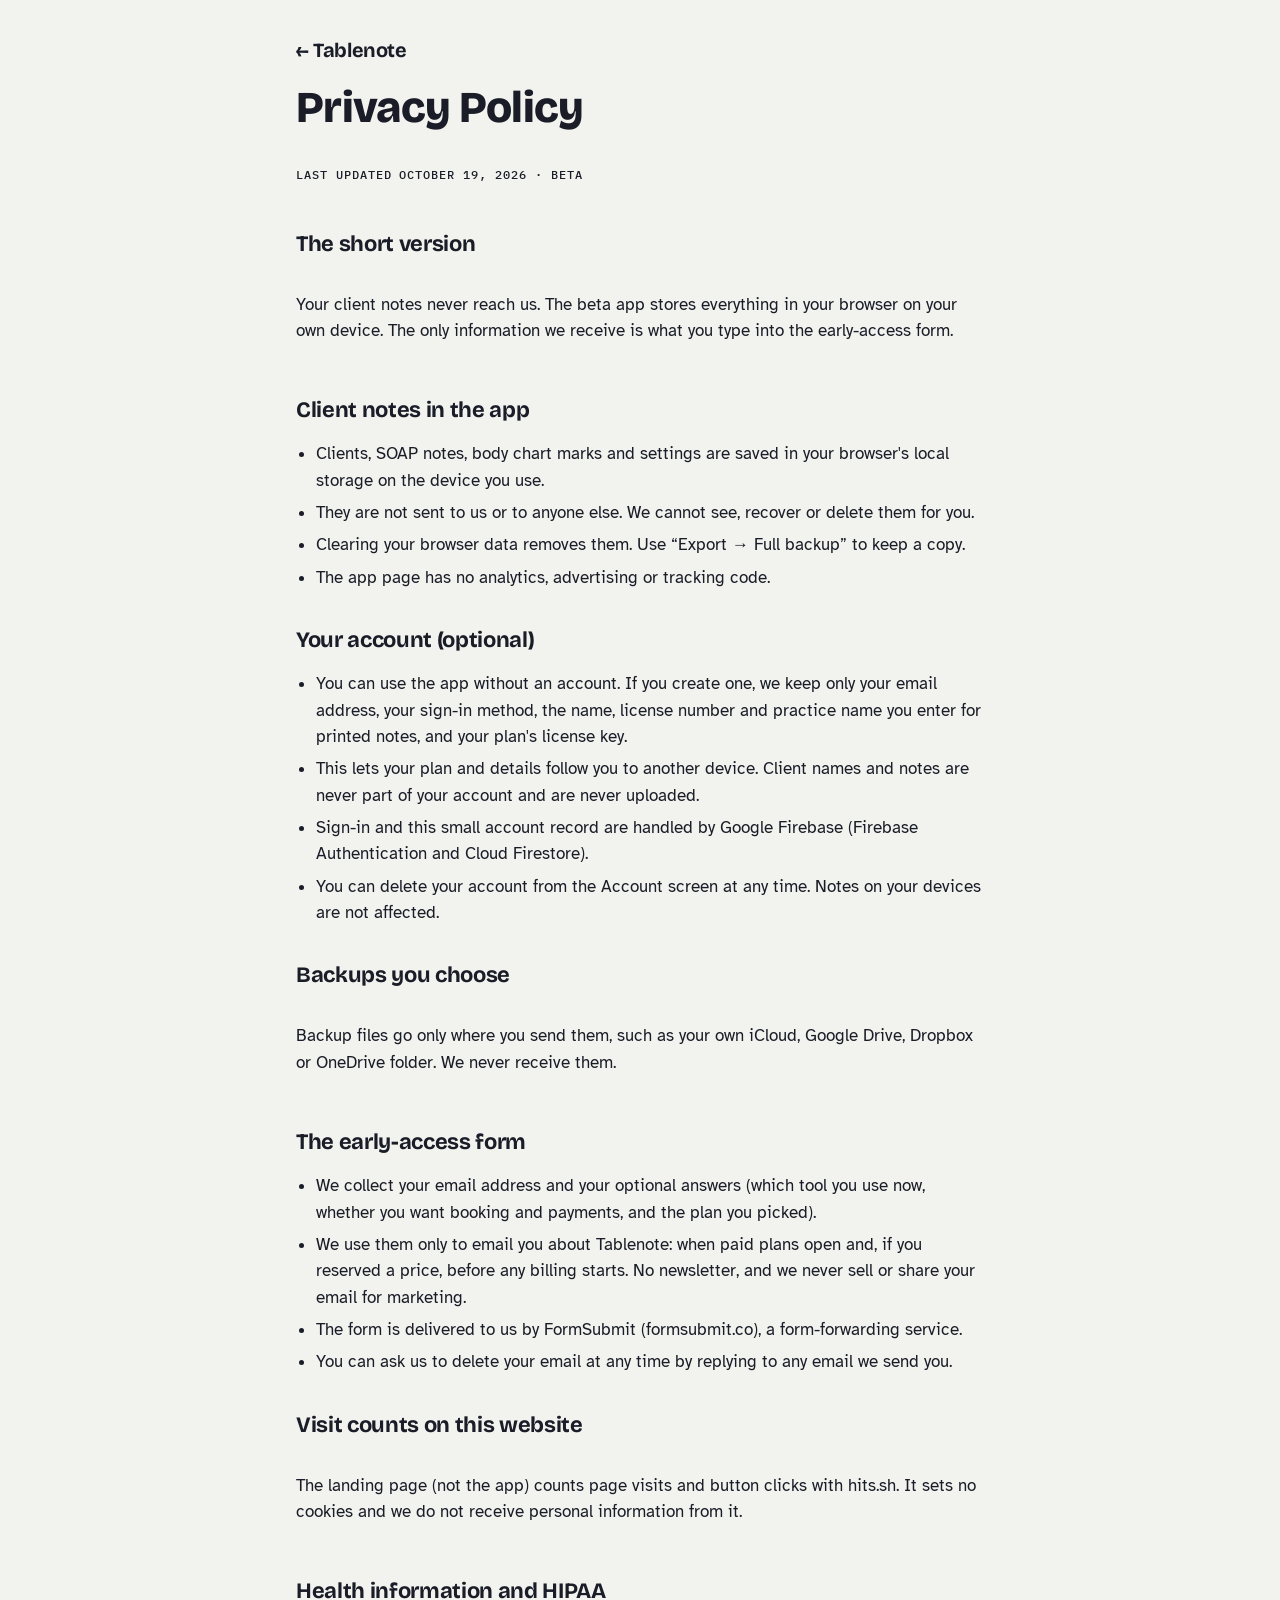
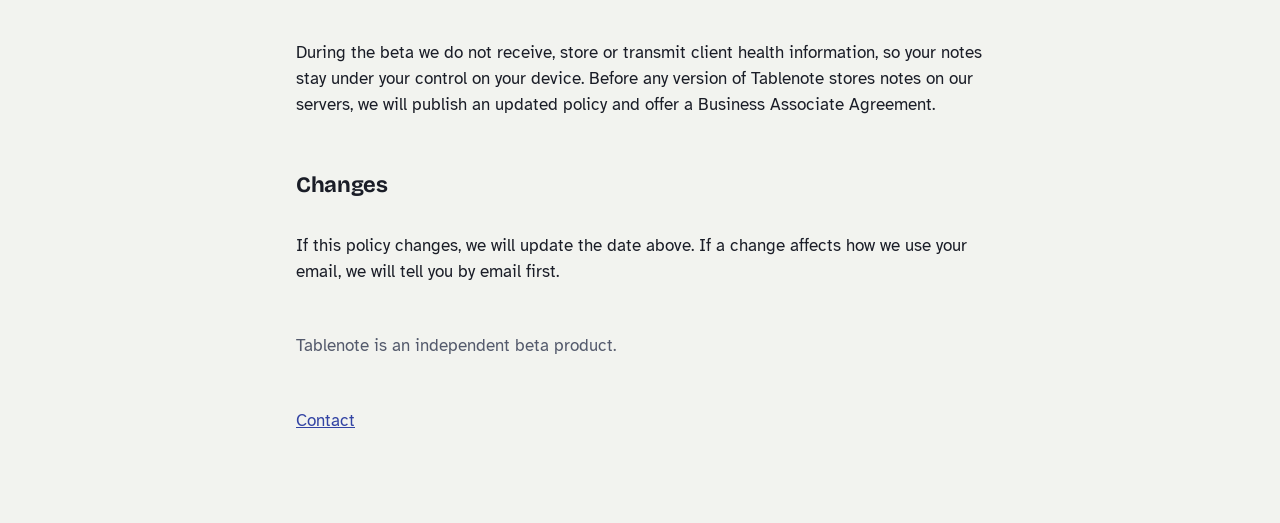
<file: privacy.html>
<!doctype html>
<html lang="en">
<head>
<meta charset="utf-8">
<meta name="viewport" content="width=device-width, initial-scale=1, viewport-fit=cover">
<title>Privacy Policy — Tablenote</title>
<meta name="description" content="How Tablenote handles your information during the beta.">
<link rel="icon" href="assets/icon.svg" type="image/svg+xml">
<link rel="stylesheet" href="https://fonts.googleapis.com/css2?family=Atkinson+Hyperlegible:wght@400;700&family=Bricolage+Grotesque:opsz,wght@12..96,600..800&family=IBM+Plex+Mono:wght@500&display=swap">
<link rel="stylesheet" href="assets/brand.css">
<style>
  .doc { max-width: 720px; margin: 0 auto; padding-left: var(--gutter-l); padding-right: var(--gutter-r); padding-block: 40px 72px; display: grid; gap: 14px; }
  .doc h1 { font-size: clamp(32px, 6vw, 44px); font-weight: 800; }
  .doc h2 { font-size: 22px; font-weight: 700; margin-top: 18px; }
  .doc p, .doc li { color: var(--ink); max-width: 65ch; }
  .doc ul { margin: 0; padding-left: 20px; display: grid; gap: 6px; }
  .doc .muted { color: var(--ink-2); }
</style>
</head>
<body>
<main class="doc">
  <a class="wordmark" href="./">← Tablenote</a>
  <h1>Privacy Policy</h1>
  <p class="label">Last updated October 19, 2026 · Beta</p>

  <h2>The short version</h2>
  <p>Your client notes never reach us. The beta app stores everything in your browser on your own device. The only information we receive is what you type into the early-access form.</p>

  <h2>Client notes in the app</h2>
  <ul>
    <li>Clients, SOAP notes, body chart marks and settings are saved in your browser's local storage on the device you use.</li>
    <li>They are not sent to us or to anyone else. We cannot see, recover or delete them for you.</li>
    <li>Clearing your browser data removes them. Use “Export → Full backup” to keep a copy.</li>
    <li>The app page has no analytics, advertising or tracking code.</li>
  </ul>

  <h2>Your account (optional)</h2>
  <ul>
    <li>You can use the app without an account. If you create one, we keep only your email address, your sign-in method, the name, license number and practice name you enter for printed notes, and your plan's license key.</li>
    <li>This lets your plan and details follow you to another device. Client names and notes are never part of your account and are never uploaded.</li>
    <li>Sign-in and this small account record are handled by Google Firebase (Firebase Authentication and Cloud Firestore).</li>
    <li>You can delete your account from the Account screen at any time. Notes on your devices are not affected.</li>
  </ul>

  <h2>Backups you choose</h2>
  <p>Backup files go only where you send them, such as your own iCloud, Google Drive, Dropbox or OneDrive folder. We never receive them.</p>

  <h2>The early-access form</h2>
  <ul>
    <li>We collect your email address and your optional answers (which tool you use now, whether you want booking and payments, and the plan you picked).</li>
    <li>We use them only to email you about Tablenote: when paid plans open and, if you reserved a price, before any billing starts. No newsletter, and we never sell or share your email for marketing.</li>
    <li>The form is delivered to us by FormSubmit (formsubmit.co), a form-forwarding service.</li>
    <li>You can ask us to delete your email at any time by replying to any email we send you.</li>
  </ul>

  <h2>Visit counts on this website</h2>
  <p>The landing page (not the app) counts page visits and button clicks with hits.sh. It sets no cookies and we do not receive personal information from it.</p>

  <h2>Health information and HIPAA</h2>
  <p>During the beta we do not receive, store or transmit client health information, so your notes stay under your control on your device. Before any version of Tablenote stores notes on our servers, we will publish an updated policy and offer a Business Associate Agreement.</p>

  <h2>Changes</h2>
  <p>If this policy changes, we will update the date above. If a change affects how we use your email, we will tell you by email first.</p>
  <p class="muted">Tablenote is an independent beta product.</p>
  <p><a href="contact.html">Contact</a></p>
</main>
</body>
</html>
</file>
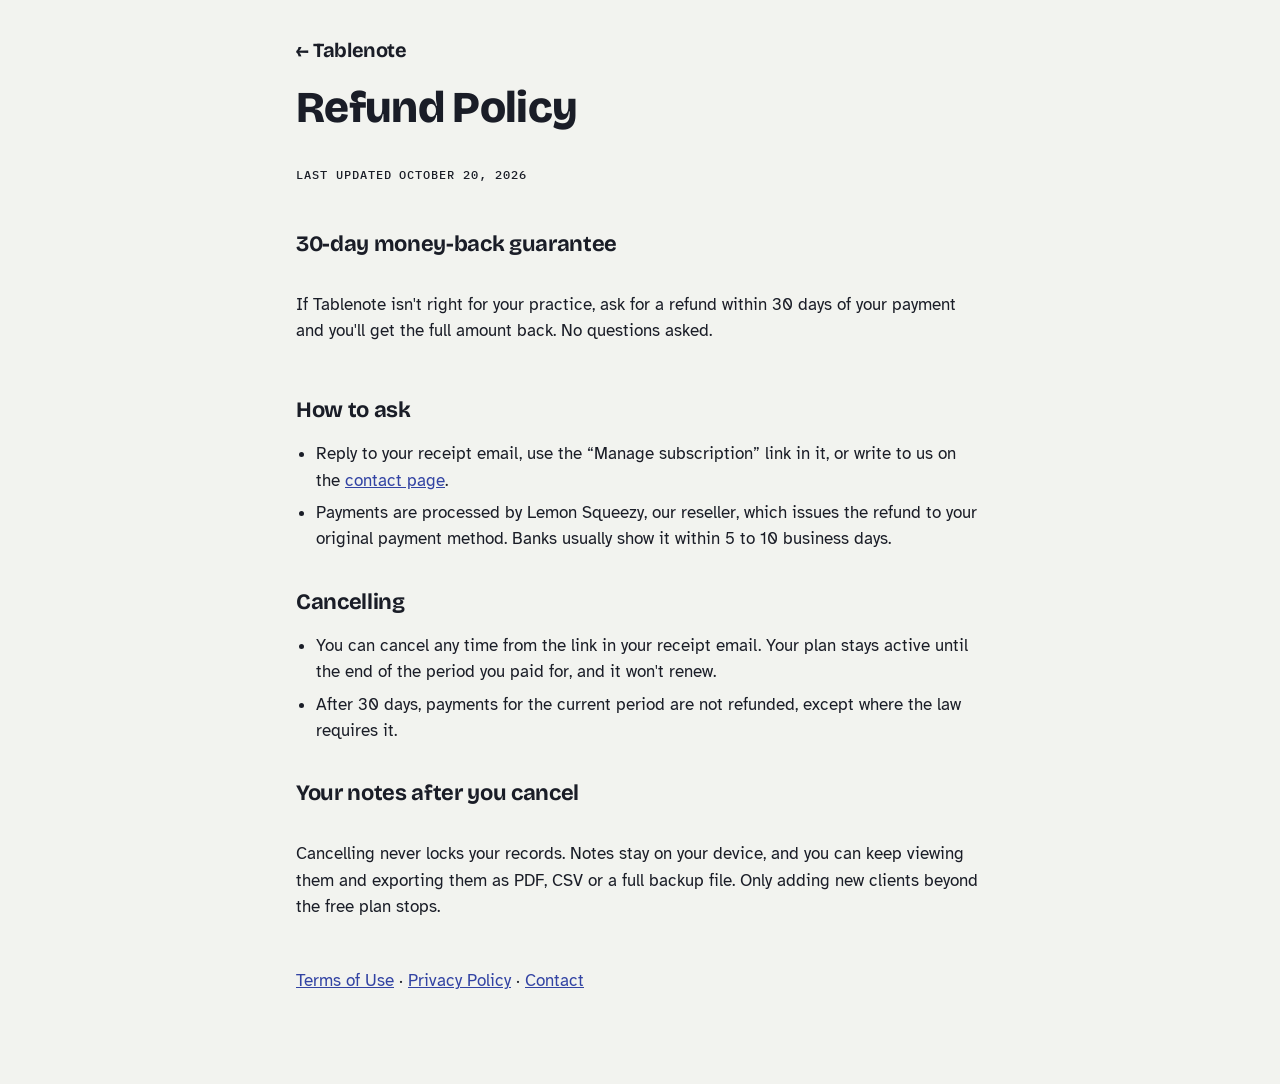
<file: refund.html>
<!doctype html>
<html lang="en">
<head>
<meta charset="utf-8">
<meta name="viewport" content="width=device-width, initial-scale=1, viewport-fit=cover">
<title>Refund Policy — Tablenote</title>
<meta name="description" content="Refunds and cancellation for Tablenote paid plans.">
<link rel="icon" href="assets/icon.svg" type="image/svg+xml">
<link rel="stylesheet" href="https://fonts.googleapis.com/css2?family=Atkinson+Hyperlegible:wght@400;700&family=Bricolage+Grotesque:opsz,wght@12..96,600..800&family=IBM+Plex+Mono:wght@500&display=swap">
<link rel="stylesheet" href="assets/brand.css">
<style>
  .doc { max-width: 720px; margin: 0 auto; padding-left: var(--gutter-l); padding-right: var(--gutter-r); padding-block: 40px 72px; display: grid; gap: 14px; }
  .doc h1 { font-size: clamp(32px, 6vw, 44px); font-weight: 800; }
  .doc h2 { font-size: 22px; font-weight: 700; margin-top: 18px; }
  .doc p, .doc li { color: var(--ink); max-width: 65ch; }
  .doc ul { margin: 0; padding-left: 20px; display: grid; gap: 6px; }
</style>
</head>
<body>
<main class="doc">
  <a class="wordmark" href="./">← Tablenote</a>
  <h1>Refund Policy</h1>
  <p class="label">Last updated October 20, 2026</p>

  <h2>30-day money-back guarantee</h2>
  <p>If Tablenote isn't right for your practice, ask for a refund within 30 days of your payment and you'll get the full amount back. No questions asked.</p>

  <h2>How to ask</h2>
  <ul>
    <li>Reply to your receipt email, use the “Manage subscription” link in it, or write to us on the <a href="contact.html">contact page</a>.</li>
    <li>Payments are processed by Lemon Squeezy, our reseller, which issues the refund to your original payment method. Banks usually show it within 5 to 10 business days.</li>
  </ul>

  <h2>Cancelling</h2>
  <ul>
    <li>You can cancel any time from the link in your receipt email. Your plan stays active until the end of the period you paid for, and it won't renew.</li>
    <li>After 30 days, payments for the current period are not refunded, except where the law requires it.</li>
  </ul>

  <h2>Your notes after you cancel</h2>
  <p>Cancelling never locks your records. Notes stay on your device, and you can keep viewing them and exporting them as PDF, CSV or a full backup file. Only adding new clients beyond the free plan stops.</p>

  <p><a href="terms.html">Terms of Use</a> · <a href="privacy.html">Privacy Policy</a> · <a href="contact.html">Contact</a></p>
</main>
</body>
</html>
</file>
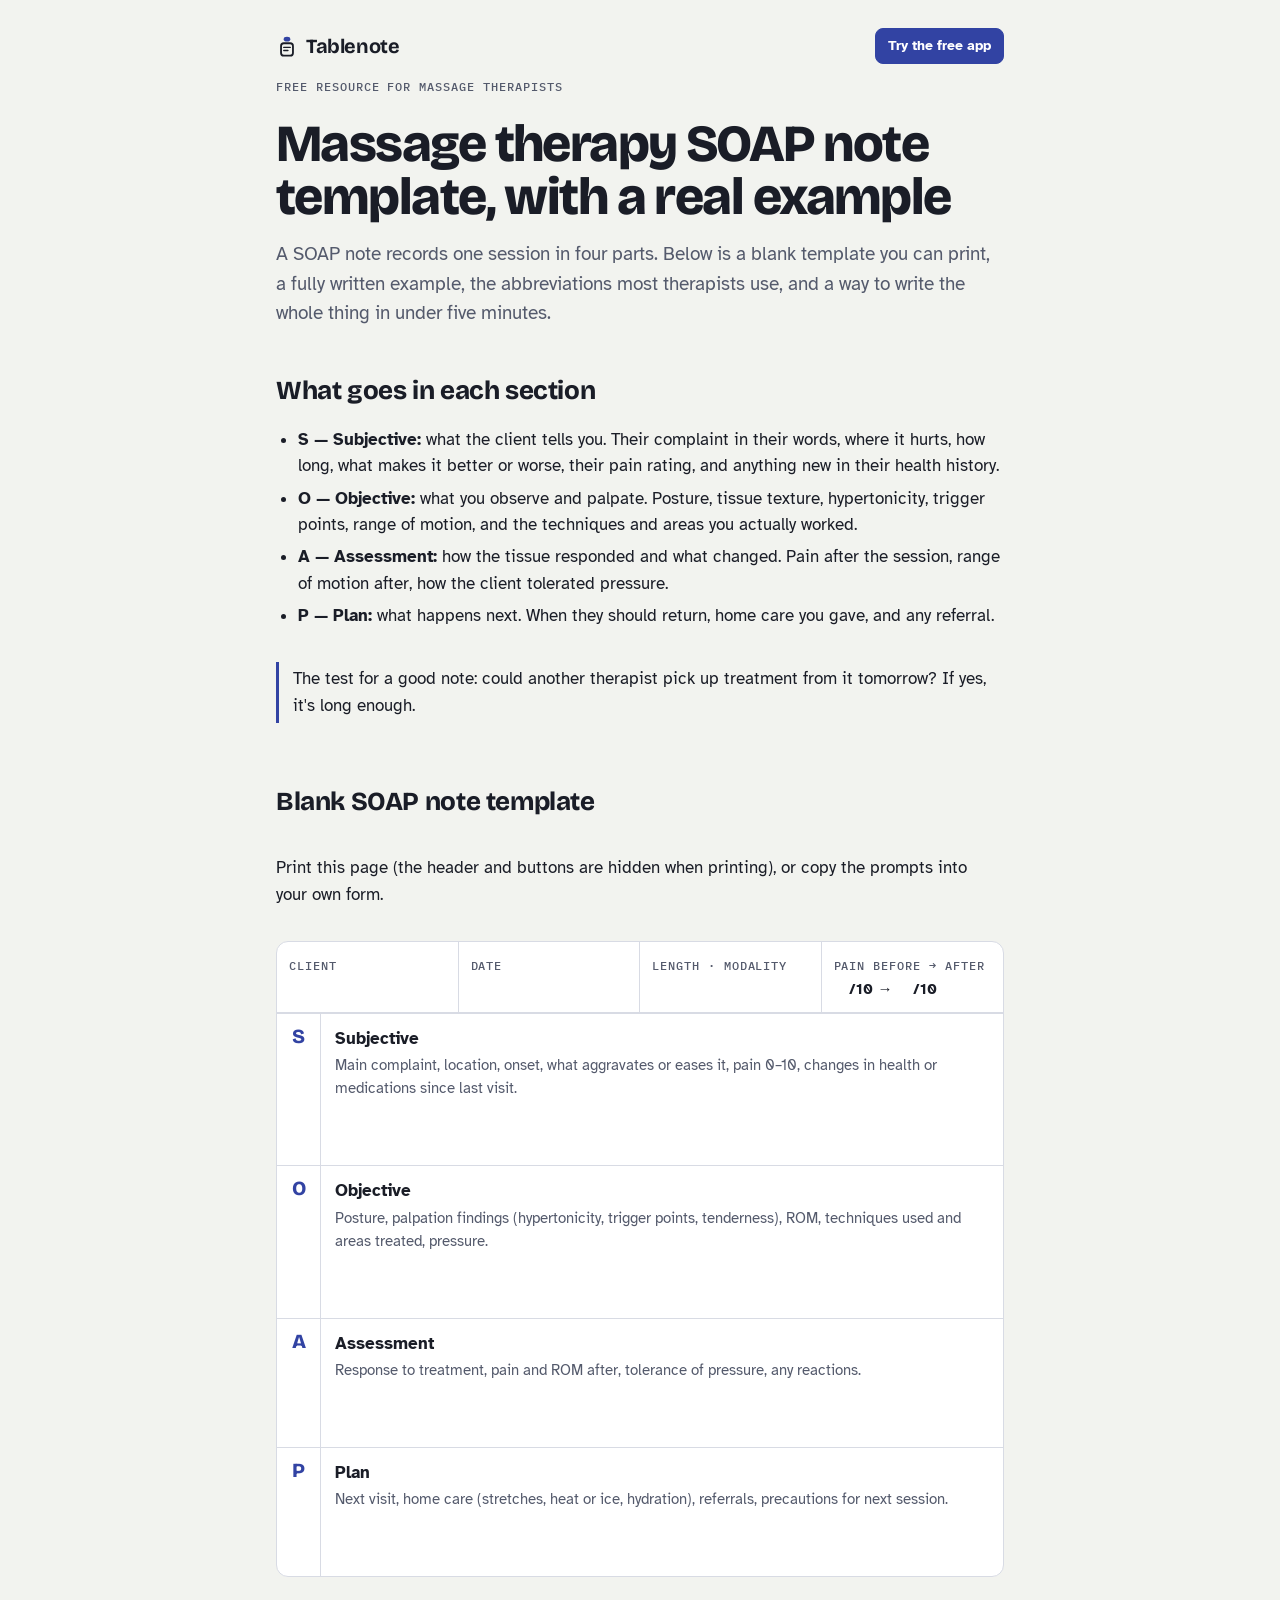
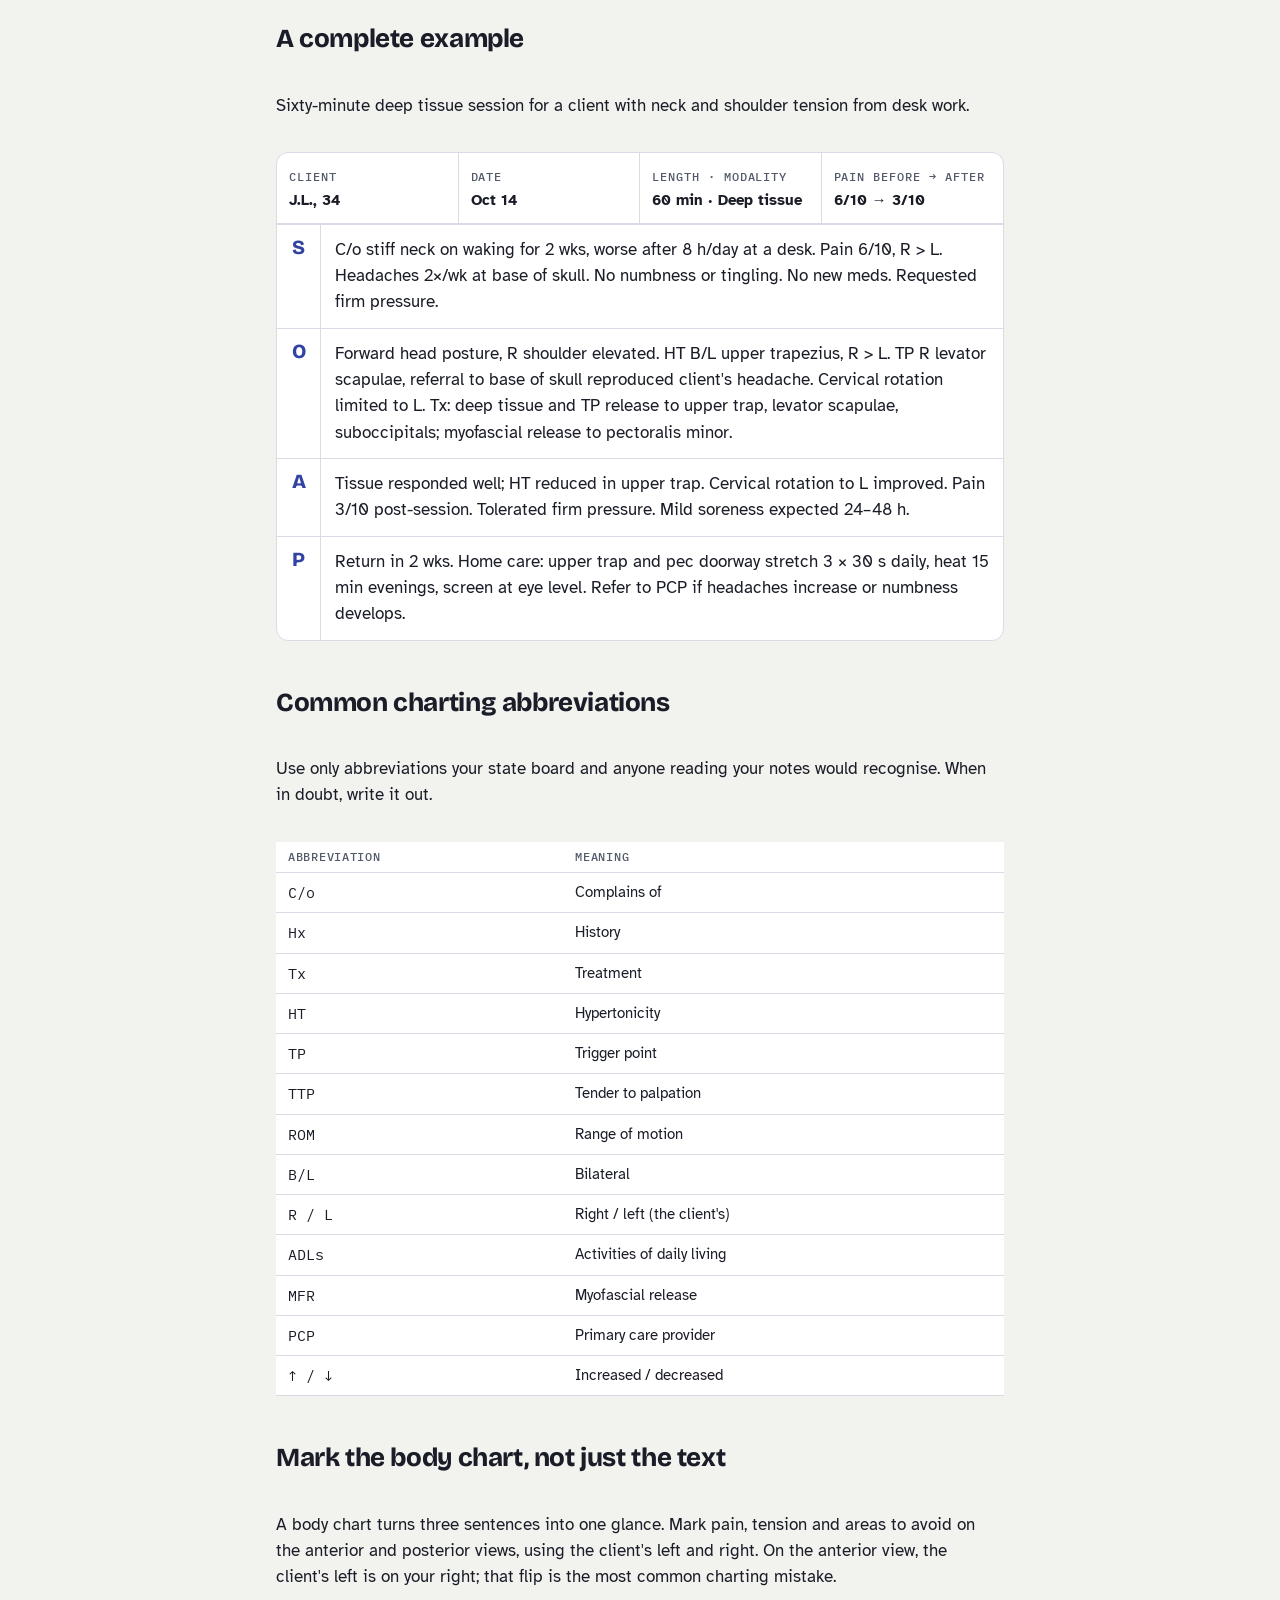
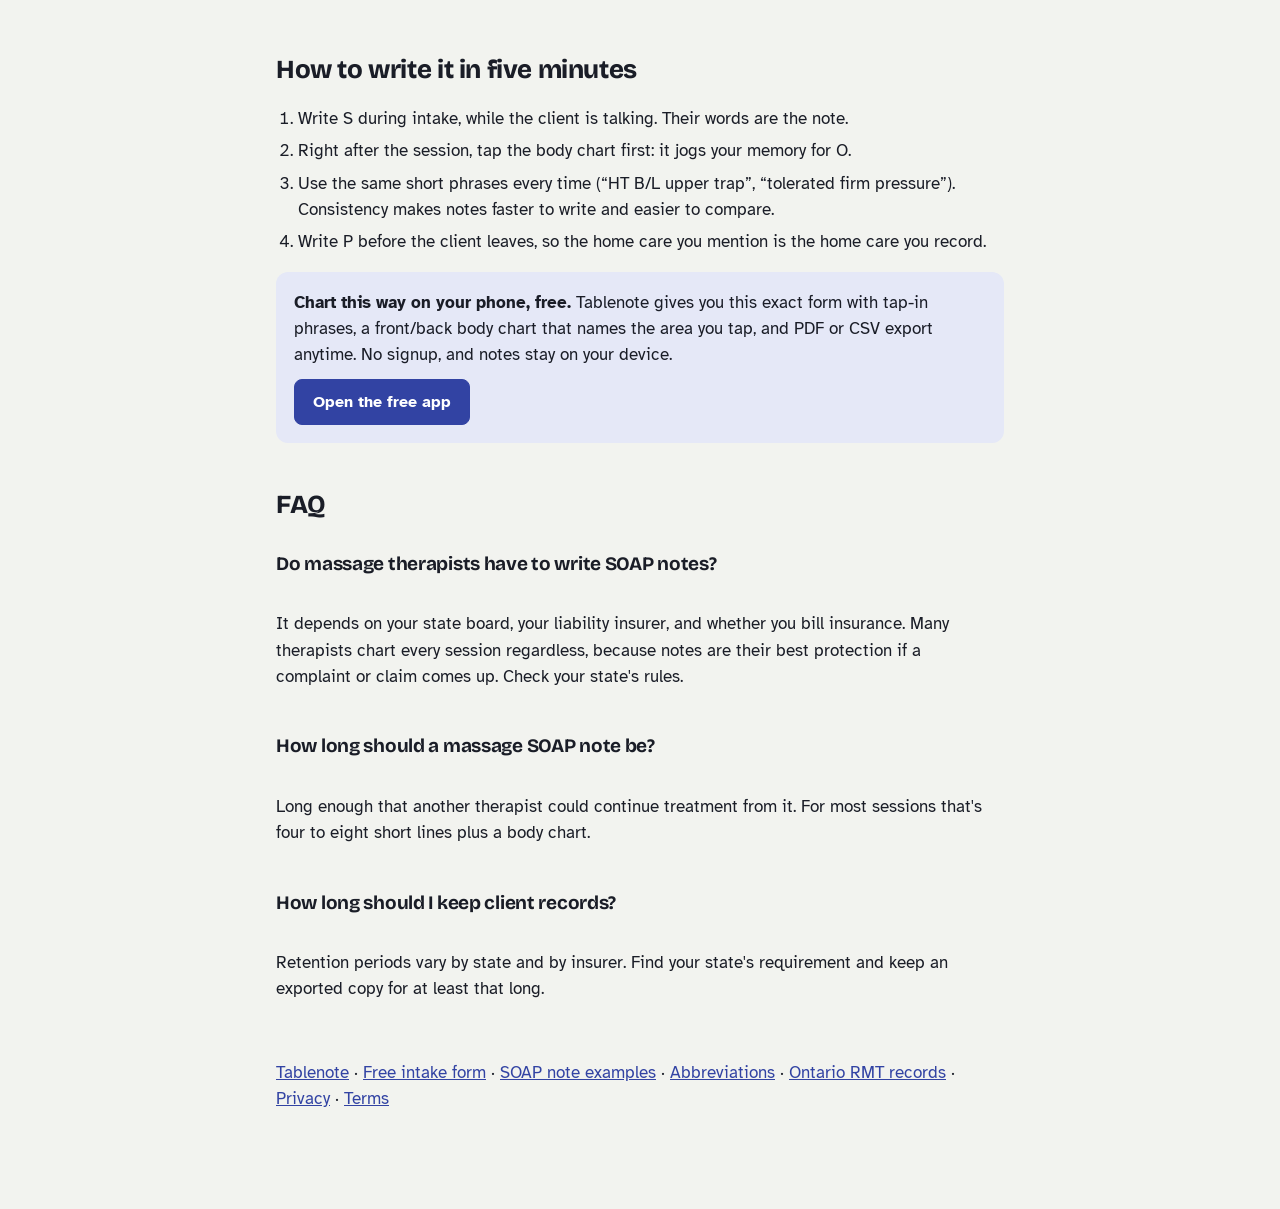
<file: soap-note-template.html>
<!doctype html>
<html lang="en">
<head>
<meta charset="utf-8">
<meta name="viewport" content="width=device-width, initial-scale=1, viewport-fit=cover">
<title>Massage Therapy SOAP Note Template &amp; Example (Free) — Tablenote</title>
<meta name="description" content="A free SOAP note template for massage therapists, with a complete filled-in example, common charting abbreviations, and tips for writing notes in five minutes between clients.">
<link rel="canonical" href="https://zircon1011a-prog.github.io/tablenote/soap-note-template.html">
<meta property="og:title" content="Massage Therapy SOAP Note Template & Example">
<meta property="og:description" content="Free template, a real filled-in example, and the abbreviations LMTs actually use.">
<link rel="icon" href="assets/icon.svg" type="image/svg+xml">
<link rel="stylesheet" href="https://fonts.googleapis.com/css2?family=Atkinson+Hyperlegible:ital,wght@0,400;0,700;1,400&family=Bricolage+Grotesque:opsz,wght@12..96,600..800&family=IBM+Plex+Mono:wght@400;500&display=swap">
<link rel="stylesheet" href="assets/brand.css">
<script type="application/ld+json">
{"@context":"https://schema.org","@type":"FAQPage","mainEntity":[
 {"@type":"Question","name":"What does SOAP stand for in massage therapy?","acceptedAnswer":{"@type":"Answer","text":"Subjective (what the client reports), Objective (what you observe and palpate), Assessment (how the tissue responded and your professional judgment), and Plan (next visit, home care and referrals)."}},
 {"@type":"Question","name":"How long should a massage SOAP note be?","acceptedAnswer":{"@type":"Answer","text":"Long enough that another therapist could continue treatment from it. For most sessions that is four to eight short lines, plus a body chart."}},
 {"@type":"Question","name":"Do massage therapists have to write SOAP notes?","acceptedAnswer":{"@type":"Answer","text":"Requirements depend on your state board, your liability insurer and whether you bill insurance. Many therapists chart every session because notes protect them if a complaint or claim comes up. Check your state's rules."}}
]}
</script>
<style>
  .doc { max-width: 760px; margin: 0 auto; padding-left: var(--gutter-l); padding-right: var(--gutter-r); padding-block: 28px 80px; display: grid; gap: 16px; }
  .top { display: flex; justify-content: space-between; align-items: center; gap: 12px; }
  .doc h1 { font-size: clamp(34px, 6vw, 52px); font-weight: 800; line-height: 1.02; letter-spacing: -0.03em; margin-top: 8px; }
  .doc h2 { font-size: 26px; font-weight: 750; margin-top: 26px; }
  .doc h3 { font-size: 19px; font-weight: 700; margin-top: 8px; }
  .doc p, .doc li { max-width: 65ch; }
  .lede { font-size: 19px; color: var(--ink-2); margin: 0; }
  .doc ul, .doc ol { margin: 0; padding-left: 22px; display: grid; gap: 6px; }
  .form { background: var(--surface); border: 1px solid var(--line); border-radius: 12px; overflow: hidden; }
  .form .row { display: grid; grid-template-columns: 44px minmax(0, 1fr); border-top: 1px solid var(--line); }
  .form .row:first-child { border-top: 0; }
  .form .k { display: grid; place-items: start center; padding-top: 12px; border-right: 1px solid var(--line); font: 800 20px/1 var(--f-display); color: var(--accent); }
  .form .v { padding: 12px 14px; min-width: 0; }
  .form .v b { display: block; margin-bottom: 2px; }
  .form .v p { margin: 0; color: var(--ink); }
  .form .v .q { color: var(--ink-2); font-size: 15px; }
  .meta { display: grid; grid-template-columns: repeat(4, minmax(0, 1fr)); border-bottom: 1px solid var(--line); }
  .meta div { padding: 10px 12px; border-right: 1px solid var(--line); min-width: 0; }
  .meta div:last-child { border-right: 0; }
  .meta b { display: block; font-size: 15px; overflow-wrap: anywhere; }
  @media (max-width: 520px) { .meta { grid-template-columns: repeat(2, minmax(0, 1fr)); } .meta div:nth-child(2) { border-right: 0; } .meta div:nth-child(-n+2) { border-bottom: 1px solid var(--line); } }
  .table-wrap { overflow-x: auto; }
  table.abbr { border-collapse: collapse; width: 100%; font-size: 15px; background: var(--surface); }
  table.abbr th, table.abbr td { text-align: left; padding: 8px 12px; border-bottom: 1px solid var(--line); vertical-align: top; }
  table.abbr th { font: 500 12px/1.2 var(--f-mono); letter-spacing: .06em; text-transform: uppercase; color: var(--ink-2); }
  table.abbr td:first-child { font-family: var(--f-mono); white-space: nowrap; }
  .cta { background: var(--accent-soft); border-radius: 12px; padding: 18px; display: grid; gap: 10px; }
  .cta p { margin: 0; }
  .tip { border-left: 3px solid var(--accent); padding: 4px 0 4px 14px; }
  @media print {
    .top, .cta, .noprint { display: none !important; }
    body { background: #fff; }
    .doc { padding: 0; }
  }
</style>
</head>
<body>
<main class="doc">
  <div class="top">
    <a class="wordmark" href="./" aria-label="Tablenote home">
      <svg viewBox="0 0 24 24" aria-hidden="true"><ellipse cx="12" cy="4.6" rx="3.6" ry="2.6" fill="var(--accent)"/><rect x="5.5" y="9" width="13" height="13.5" rx="3" fill="none" stroke="var(--ink)" stroke-width="2"/><path d="M8.5 13.5h7M8.5 17h4.5" stroke="var(--ink)" stroke-width="1.6" stroke-linecap="round"/></svg>
      Tablenote
    </a>
    <a class="btn small" href="app/">Try the free app</a>
  </div>

  <span class="label">Free resource for massage therapists</span>
  <h1>Massage therapy SOAP note template, with a real example</h1>
  <p class="lede">A SOAP note records one session in four parts. Below is a blank template you can print, a fully written example, the abbreviations most therapists use, and a way to write the whole thing in under five minutes.</p>

  <h2>What goes in each section</h2>
  <ul>
    <li><b>S — Subjective:</b> what the client tells you. Their complaint in their words, where it hurts, how long, what makes it better or worse, their pain rating, and anything new in their health history.</li>
    <li><b>O — Objective:</b> what you observe and palpate. Posture, tissue texture, hypertonicity, trigger points, range of motion, and the techniques and areas you actually worked.</li>
    <li><b>A — Assessment:</b> how the tissue responded and what changed. Pain after the session, range of motion after, how the client tolerated pressure.</li>
    <li><b>P — Plan:</b> what happens next. When they should return, home care you gave, and any referral.</li>
  </ul>
  <p class="tip">The test for a good note: could another therapist pick up treatment from it tomorrow? If yes, it's long enough.</p>

  <h2>Blank SOAP note template</h2>
  <p class="noprint">Print this page (the header and buttons are hidden when printing), or copy the prompts into your own form.</p>
  <div class="form" aria-label="Blank SOAP note template">
    <div class="meta">
      <div><span class="label">Client</span><b>&nbsp;</b></div>
      <div><span class="label">Date</span><b>&nbsp;</b></div>
      <div><span class="label">Length · Modality</span><b>&nbsp;</b></div>
      <div><span class="label">Pain before → after</span><b>&nbsp;&nbsp;&nbsp;/10 → &nbsp;&nbsp;&nbsp;/10</b></div>
    </div>
    <div class="row"><span class="k">S</span><div class="v"><b>Subjective</b><p class="q">Main complaint, location, onset, what aggravates or eases it, pain 0–10, changes in health or medications since last visit.</p><p>&nbsp;</p><p>&nbsp;</p></div></div>
    <div class="row"><span class="k">O</span><div class="v"><b>Objective</b><p class="q">Posture, palpation findings (hypertonicity, trigger points, tenderness), ROM, techniques used and areas treated, pressure.</p><p>&nbsp;</p><p>&nbsp;</p></div></div>
    <div class="row"><span class="k">A</span><div class="v"><b>Assessment</b><p class="q">Response to treatment, pain and ROM after, tolerance of pressure, any reactions.</p><p>&nbsp;</p><p>&nbsp;</p></div></div>
    <div class="row"><span class="k">P</span><div class="v"><b>Plan</b><p class="q">Next visit, home care (stretches, heat or ice, hydration), referrals, precautions for next session.</p><p>&nbsp;</p><p>&nbsp;</p></div></div>
  </div>

  <h2>A complete example</h2>
  <p>Sixty-minute deep tissue session for a client with neck and shoulder tension from desk work.</p>
  <div class="form" aria-label="Example SOAP note">
    <div class="meta">
      <div><span class="label">Client</span><b>J.L., 34</b></div>
      <div><span class="label">Date</span><b>Oct 14</b></div>
      <div><span class="label">Length · Modality</span><b>60 min · Deep tissue</b></div>
      <div><span class="label">Pain before → after</span><b>6/10 → 3/10</b></div>
    </div>
    <div class="row"><span class="k">S</span><div class="v"><p>C/o stiff neck on waking for 2 wks, worse after 8 h/day at a desk. Pain 6/10, R &gt; L. Headaches 2×/wk at base of skull. No numbness or tingling. No new meds. Requested firm pressure.</p></div></div>
    <div class="row"><span class="k">O</span><div class="v"><p>Forward head posture, R shoulder elevated. HT B/L upper trapezius, R &gt; L. TP R levator scapulae, referral to base of skull reproduced client's headache. Cervical rotation limited to L. Tx: deep tissue and TP release to upper trap, levator scapulae, suboccipitals; myofascial release to pectoralis minor.</p></div></div>
    <div class="row"><span class="k">A</span><div class="v"><p>Tissue responded well; HT reduced in upper trap. Cervical rotation to L improved. Pain 3/10 post-session. Tolerated firm pressure. Mild soreness expected 24–48 h.</p></div></div>
    <div class="row"><span class="k">P</span><div class="v"><p>Return in 2 wks. Home care: upper trap and pec doorway stretch 3 × 30 s daily, heat 15 min evenings, screen at eye level. Refer to PCP if headaches increase or numbness develops.</p></div></div>
  </div>

  <h2>Common charting abbreviations</h2>
  <p>Use only abbreviations your state board and anyone reading your notes would recognise. When in doubt, write it out.</p>
  <div class="table-wrap">
    <table class="abbr">
      <thead><tr><th>Abbreviation</th><th>Meaning</th></tr></thead>
      <tbody>
        <tr><td>C/o</td><td>Complains of</td></tr>
        <tr><td>Hx</td><td>History</td></tr>
        <tr><td>Tx</td><td>Treatment</td></tr>
        <tr><td>HT</td><td>Hypertonicity</td></tr>
        <tr><td>TP</td><td>Trigger point</td></tr>
        <tr><td>TTP</td><td>Tender to palpation</td></tr>
        <tr><td>ROM</td><td>Range of motion</td></tr>
        <tr><td>B/L</td><td>Bilateral</td></tr>
        <tr><td>R / L</td><td>Right / left (the client's)</td></tr>
        <tr><td>ADLs</td><td>Activities of daily living</td></tr>
        <tr><td>MFR</td><td>Myofascial release</td></tr>
        <tr><td>PCP</td><td>Primary care provider</td></tr>
        <tr><td>↑ / ↓</td><td>Increased / decreased</td></tr>
      </tbody>
    </table>
  </div>

  <h2>Mark the body chart, not just the text</h2>
  <p>A body chart turns three sentences into one glance. Mark pain, tension and areas to avoid on the anterior and posterior views, using the client's left and right. On the anterior view, the client's left is on your right; that flip is the most common charting mistake.</p>

  <h2>How to write it in five minutes</h2>
  <ol>
    <li>Write S during intake, while the client is talking. Their words are the note.</li>
    <li>Right after the session, tap the body chart first: it jogs your memory for O.</li>
    <li>Use the same short phrases every time (“HT B/L upper trap”, “tolerated firm pressure”). Consistency makes notes faster to write and easier to compare.</li>
    <li>Write P before the client leaves, so the home care you mention is the home care you record.</li>
  </ol>

  <div class="cta">
    <p><b>Chart this way on your phone, free.</b> Tablenote gives you this exact form with tap-in phrases, a front/back body chart that names the area you tap, and PDF or CSV export anytime. No signup, and notes stay on your device.</p>
    <div><a class="btn" href="app/">Open the free app</a></div>
  </div>

  <h2>FAQ</h2>
  <h3>Do massage therapists have to write SOAP notes?</h3>
  <p>It depends on your state board, your liability insurer, and whether you bill insurance. Many therapists chart every session regardless, because notes are their best protection if a complaint or claim comes up. Check your state's rules.</p>
  <h3>How long should a massage SOAP note be?</h3>
  <p>Long enough that another therapist could continue treatment from it. For most sessions that's four to eight short lines plus a body chart.</p>
  <h3>How long should I keep client records?</h3>
  <p>Retention periods vary by state and by insurer. Find your state's requirement and keep an exported copy for at least that long.</p>

  <p class="hint" style="margin-top:24px"><a href="./">Tablenote</a> · <a href="massage-intake-form.html">Free intake form</a> · <a href="massage-soap-note-examples.html">SOAP note examples</a> · <a href="massage-charting-abbreviations.html">Abbreviations</a> · <a href="ontario-rmt-record-keeping.html">Ontario RMT records</a> · <a href="privacy.html">Privacy</a> · <a href="terms.html">Terms</a></p>
</main>
</body>
</html>
</file>
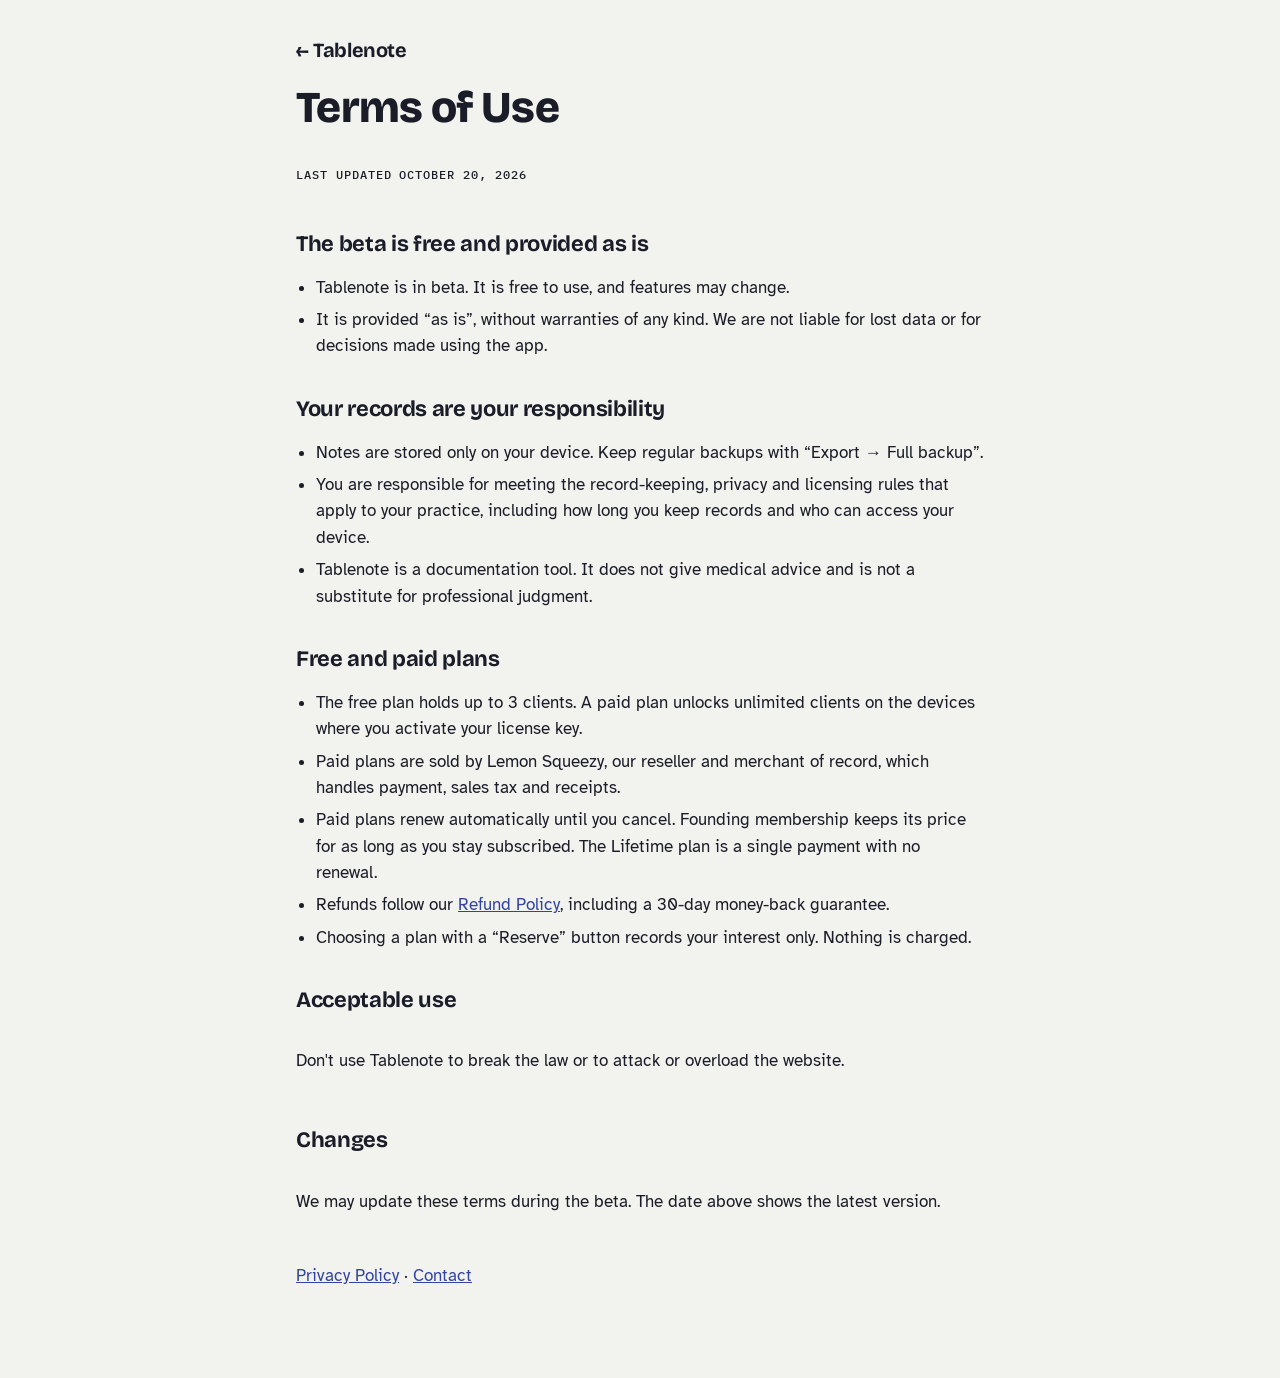
<file: terms.html>
<!doctype html>
<html lang="en">
<head>
<meta charset="utf-8">
<meta name="viewport" content="width=device-width, initial-scale=1, viewport-fit=cover">
<title>Terms of Use — Tablenote</title>
<meta name="description" content="Terms for using the Tablenote beta.">
<link rel="icon" href="assets/icon.svg" type="image/svg+xml">
<link rel="stylesheet" href="https://fonts.googleapis.com/css2?family=Atkinson+Hyperlegible:wght@400;700&family=Bricolage+Grotesque:opsz,wght@12..96,600..800&family=IBM+Plex+Mono:wght@500&display=swap">
<link rel="stylesheet" href="assets/brand.css">
<style>
  .doc { max-width: 720px; margin: 0 auto; padding-left: var(--gutter-l); padding-right: var(--gutter-r); padding-block: 40px 72px; display: grid; gap: 14px; }
  .doc h1 { font-size: clamp(32px, 6vw, 44px); font-weight: 800; }
  .doc h2 { font-size: 22px; font-weight: 700; margin-top: 18px; }
  .doc p, .doc li { color: var(--ink); max-width: 65ch; }
  .doc ul { margin: 0; padding-left: 20px; display: grid; gap: 6px; }
</style>
</head>
<body>
<main class="doc">
  <a class="wordmark" href="./">← Tablenote</a>
  <h1>Terms of Use</h1>
  <p class="label">Last updated October 20, 2026</p>

  <h2>The beta is free and provided as is</h2>
  <ul>
    <li>Tablenote is in beta. It is free to use, and features may change.</li>
    <li>It is provided “as is”, without warranties of any kind. We are not liable for lost data or for decisions made using the app.</li>
  </ul>

  <h2>Your records are your responsibility</h2>
  <ul>
    <li>Notes are stored only on your device. Keep regular backups with “Export → Full backup”.</li>
    <li>You are responsible for meeting the record-keeping, privacy and licensing rules that apply to your practice, including how long you keep records and who can access your device.</li>
    <li>Tablenote is a documentation tool. It does not give medical advice and is not a substitute for professional judgment.</li>
  </ul>

  <h2>Free and paid plans</h2>
  <ul>
    <li>The free plan holds up to 3 clients. A paid plan unlocks unlimited clients on the devices where you activate your license key.</li>
    <li>Paid plans are sold by Lemon Squeezy, our reseller and merchant of record, which handles payment, sales tax and receipts.</li>
    <li>Paid plans renew automatically until you cancel. Founding membership keeps its price for as long as you stay subscribed. The Lifetime plan is a single payment with no renewal.</li>
    <li>Refunds follow our <a href="refund.html">Refund Policy</a>, including a 30-day money-back guarantee.</li>
    <li>Choosing a plan with a “Reserve” button records your interest only. Nothing is charged.</li>
  </ul>

  <h2>Acceptable use</h2>
  <p>Don't use Tablenote to break the law or to attack or overload the website.</p>

  <h2>Changes</h2>
  <p>We may update these terms during the beta. The date above shows the latest version.</p>
  <p><a href="privacy.html">Privacy Policy</a> · <a href="contact.html">Contact</a></p>
</main>
</body>
</html>
</file>
<file: assets/brand.css>
/* Tablenote brand tokens.
   Layout idea: a clinical chart form — ruled sections, mono field labels, an anatomy-ink accent.
   Marker colors (pain / tension / avoid) are semantic and separate from the accent. */
:root {
  --paper: #f2f3ef;        /* cool table linen */
  --surface: #ffffff;
  --ink: #1a1d27;
  --ink-2: #545a6c;
  --line: #d8dbe4;
  --accent: #3243a3;       /* anatomy-textbook ink */
  --accent-ink: #ffffff;
  --accent-soft: #e5e8f7;
  --tissue: #e9ebf4;       /* body chart fill */
  --tissue-line: #8e96bd;
  --pain: #cf3f35;
  --tension: #c97f12;
  --avoid: #7446bd;
  --warn-bg: #fbf1dc;
  --warn-ink: #6b4a08;

  --f-display: "Bricolage Grotesque", "Avenir Next", "Segoe UI", system-ui, sans-serif;
  --f-body: "Atkinson Hyperlegible", "Helvetica Neue", Arial, system-ui, sans-serif;
  --f-mono: "IBM Plex Mono", ui-monospace, "SF Mono", Menlo, monospace;

  --r: 10px;
  --gutter-l: max(16px, env(safe-area-inset-left, 0px));
  --gutter-r: max(16px, env(safe-area-inset-right, 0px));
  color-scheme: light;
}
@media (prefers-color-scheme: dark) {
  :root:not([data-theme="light"]) {
    --paper: #12141b; --surface: #1b1e28; --ink: #e8eaf2; --ink-2: #a2a7ba; --line: #2d3142;
    --accent: #8f9cf2; --accent-ink: #10121a; --accent-soft: #252a4a;
    --tissue: #262a3a; --tissue-line: #5d6488;
    --pain: #f06a5f; --tension: #eaa443; --avoid: #ab88f0;
    --warn-bg: #3a2e12; --warn-ink: #f2d38d;
    color-scheme: dark;
  }
}
:root[data-theme="dark"] {
  --paper: #12141b; --surface: #1b1e28; --ink: #e8eaf2; --ink-2: #a2a7ba; --line: #2d3142;
  --accent: #8f9cf2; --accent-ink: #10121a; --accent-soft: #252a4a;
  --tissue: #262a3a; --tissue-line: #5d6488;
  --pain: #f06a5f; --tension: #eaa443; --avoid: #ab88f0;
  --warn-bg: #3a2e12; --warn-ink: #f2d38d;
  color-scheme: dark;
}

*, *::before, *::after { box-sizing: border-box; }
html { -webkit-text-size-adjust: 100%; }
body {
  margin: 0;
  background: var(--paper);
  color: var(--ink);
  font: 17px/1.55 var(--f-body);
}
h1, h2, h3 { font-family: var(--f-display); text-wrap: balance; letter-spacing: -0.015em; margin: 0; }
a { color: var(--accent); }
:focus-visible { outline: 2px solid var(--accent); outline-offset: 2px; border-radius: 4px; }
[hidden] { display: none !important; }

.label {
  font: 500 12px/1.2 var(--f-mono);
  letter-spacing: 0.08em;
  text-transform: uppercase;
  color: var(--ink-2);
}
.wordmark { display: inline-flex; align-items: center; gap: 8px; font: 700 20px/1 var(--f-display); color: var(--ink); text-decoration: none; letter-spacing: -0.02em; }
.wordmark svg { width: 22px; height: 22px; }

.btn {
  appearance: none; display: inline-flex; align-items: center; justify-content: center; gap: 8px;
  min-height: 46px; padding: 0 18px; border-radius: 8px; border: 1px solid var(--accent);
  background: var(--accent); color: var(--accent-ink);
  font: 700 16px/1 var(--f-body); text-decoration: none; cursor: pointer;
}
.btn:hover { filter: brightness(1.08); }
.btn.ghost { background: transparent; color: var(--accent); }
.btn.quiet { background: transparent; color: var(--ink); border-color: var(--line); }
.btn.small { min-height: 36px; padding: 0 12px; font-size: 14px; }
.btn.danger { background: transparent; color: var(--pain); border-color: var(--pain); }

/* Marker legend chips, shared by the landing demo and the app */
.legend { display: flex; flex-wrap: wrap; gap: 6px; }
.legend button {
  appearance: none; display: inline-flex; align-items: center; gap: 6px;
  min-height: 34px; padding: 0 12px; border-radius: 999px;
  border: 1px solid var(--line); background: var(--surface); color: var(--ink);
  font: 500 14px/1 var(--f-body); cursor: pointer;
}
.legend button[aria-pressed="true"] { border-color: var(--ink); box-shadow: inset 0 0 0 1px var(--ink); }
.legend svg { width: 14px; height: 14px; }

@media (prefers-reduced-motion: reduce) {
  *, *::before, *::after { animation: none !important; transition: none !important; scroll-behavior: auto !important; }
}

/* appearance switch */
.theme-btn { display: inline-flex; align-items: center; gap: 6px; }
.theme-btn svg { width: 16px; height: 16px; flex: none; }
@media (max-width: 420px) { .theme-btn span { display: none; } }
</file>
<file: app/app.css>
/* Tablenote app — one narrow column, chart-form sections, thumb-sized controls. */
html, body { min-height: 100%; }
.bar { position: sticky; top: env(safe-area-inset-top, 0px); z-index: 5; background: var(--paper); border-bottom: 1px solid var(--line); }
.bar-in { max-width: 780px; margin: 0 auto; padding-left: var(--gutter-l); padding-right: var(--gutter-r); padding-block: 10px; display: flex; align-items: center; justify-content: space-between; gap: 12px; }
.bar-right { display: flex; align-items: center; gap: 12px; min-width: 0; }
.save-state { font: 500 12px/1.2 var(--f-mono); color: var(--ink-2); display: inline-flex; align-items: center; gap: 6px; white-space: nowrap; }
.save-state::before { content: ""; width: 7px; height: 7px; border-radius: 50%; background: var(--accent); opacity: .5; transition: opacity .3s; }
.save-state.flash::before { opacity: 1; }
.save-state.bad { color: var(--pain); }
.save-state.bad::before { background: var(--pain); opacity: 1; }
@media (max-width: 420px) { .save-state span { display: none; } }

main.view { max-width: 780px; margin: 0 auto; padding-left: var(--gutter-l); padding-right: var(--gutter-r); padding-block: 20px 96px; display: grid; gap: 20px; }
.back { color: var(--ink-2); text-decoration: none; font-size: 15px; display: inline-flex; gap: 6px; align-items: center; }
.back:hover { color: var(--ink); }
.page-head { display: flex; flex-wrap: wrap; align-items: flex-end; justify-content: space-between; gap: 12px; }
.page-head h1 { font-size: clamp(28px, 6vw, 38px); line-height: 1.05; font-weight: 750; }
.page-head .sub { color: var(--ink-2); margin: 4px 0 0; font-size: 15px; }
.row { display: flex; flex-wrap: wrap; gap: 8px; align-items: center; }
.tag { display: inline-block; vertical-align: middle; font: 500 11px/1 var(--f-mono); letter-spacing: .06em; text-transform: uppercase; padding: 4px 6px; border-radius: 4px; background: var(--accent-soft); color: var(--accent); }

.notice { display: flex; flex-wrap: wrap; gap: 10px 14px; align-items: center; justify-content: space-between; padding: 12px 14px; border-radius: var(--r); border: 1px solid var(--line); background: var(--surface); font-size: 15px; }
.notice.warn { background: var(--warn-bg); border-color: transparent; color: var(--warn-ink); }
.notice p { margin: 0; min-width: 0; flex: 1 1 260px; }
.caution { padding: 12px 14px; border-radius: var(--r); background: var(--warn-bg); color: var(--warn-ink); font-size: 15px; display: grid; gap: 4px; }
.caution .label { color: var(--warn-ink); }

input[type=search], input[type=text], input[type=email], input[type=tel], input[type=date], select, textarea {
  width: 100%; min-height: 46px; padding: 10px 12px; border-radius: 8px; border: 1px solid var(--line);
  background: var(--surface); color: var(--ink); font: 400 16px/1.45 var(--f-body);
}
textarea { resize: vertical; min-height: 84px; display: block; }
.field { display: grid; gap: 6px; min-width: 0; }
.field > span { font-weight: 700; font-size: 15px; }
.field small { color: var(--ink-2); font-size: 13px; }
.form { display: grid; gap: 14px; background: var(--surface); border: 1px solid var(--line); border-radius: 14px; padding: 18px; }
.form .grid2 { display: grid; grid-template-columns: minmax(0, 1fr) minmax(0, 1fr); gap: 14px; }
@media (max-width: 520px) { .form .grid2 { grid-template-columns: minmax(0, 1fr); } }

/* Client list */
.clients { list-style: none; margin: 0; padding: 0; background: var(--surface); border: 1px solid var(--line); border-radius: 14px; overflow: hidden; }
.clients li + li { border-top: 1px solid var(--line); }
.clients a { display: grid; grid-template-columns: minmax(0, 1fr) auto; gap: 2px 12px; padding: 14px 16px; color: var(--ink); text-decoration: none; }
.clients a:hover { background: var(--accent-soft); }
.clients .name { font-weight: 700; font-size: 17px; overflow-wrap: anywhere; }
.clients .meta { color: var(--ink-2); font-size: 14px; grid-column: 1; }
.clients .when { grid-row: 1 / span 2; grid-column: 2; align-self: center; font: 400 13px/1.3 var(--f-mono); color: var(--ink-2); text-align: right; font-variant-numeric: tabular-nums; }
.flag { display: inline-flex; align-items: center; gap: 4px; font-size: 13px; color: var(--warn-ink); background: var(--warn-bg); padding: 2px 7px; border-radius: 999px; margin-left: 6px; vertical-align: 2px; }
.empty { text-align: left; padding: 28px 20px; border: 1px dashed var(--line); border-radius: 14px; color: var(--ink-2); display: grid; gap: 12px; justify-items: start; }
.empty h2 { font-size: 22px; color: var(--ink); }

/* Client detail */
.facts { margin: 0; display: grid; border-top: 1px solid var(--line); }
.facts > div { display: grid; grid-template-columns: 140px minmax(0, 1fr); gap: 12px; padding: 10px 0; border-bottom: 1px solid var(--line); }
@media (max-width: 480px) { .facts > div { grid-template-columns: minmax(0, 1fr); gap: 2px; } }
.facts dt { padding-top: 3px; }
.facts dd { margin: 0; overflow-wrap: anywhere; white-space: pre-wrap; }
.visits { list-style: none; margin: 0; padding: 0; display: grid; gap: 8px; }
.visits a { display: grid; grid-template-columns: 92px minmax(0, 1fr) auto; gap: 12px; align-items: center; padding: 12px 14px; background: var(--surface); border: 1px solid var(--line); border-radius: var(--r); color: var(--ink); text-decoration: none; }
.visits a:hover { border-color: var(--accent); }
.visits .d { font: 500 13px/1.3 var(--f-mono); font-variant-numeric: tabular-nums; }
.visits .t { min-width: 0; overflow: hidden; text-overflow: ellipsis; white-space: nowrap; color: var(--ink-2); font-size: 15px; }
.visits .t b { color: var(--ink); }
.visits .p { font: 400 13px/1 var(--f-mono); color: var(--ink-2); white-space: nowrap; }
h2.sec { font-size: 20px; font-weight: 700; display: flex; justify-content: space-between; align-items: baseline; gap: 8px; }

/* Note editor */
.sheet { background: var(--surface); border: 1px solid var(--line); border-radius: 14px; overflow: hidden; }
.sheet-head { display: grid; grid-template-columns: repeat(3, minmax(0, 1fr)); gap: 12px; padding: 16px; border-bottom: 1px solid var(--line); }
@media (max-width: 520px) { .sheet-head { grid-template-columns: minmax(0, 1fr) minmax(0, 1fr); } .sheet-head .wide { grid-column: 1 / -1; } }
.scales { display: grid; gap: 14px; padding: 16px; border-bottom: 1px solid var(--line); }
.scale { display: grid; gap: 6px; }
.scale-top { display: flex; justify-content: space-between; gap: 8px; align-items: baseline; }
.scale-top b { font-size: 15px; }
.scale-top span { font: 400 12px/1.2 var(--f-mono); color: var(--ink-2); }
.seg { display: flex; flex-wrap: wrap; gap: 4px; }
.seg button { appearance: none; flex: 1 1 0; min-height: 40px; min-width: 0; padding: 0 2px; border-radius: 7px; border: 1px solid var(--line); background: var(--paper); color: var(--ink); font: 500 15px/1 var(--f-mono); cursor: pointer; font-variant-numeric: tabular-nums; }
.seg button[aria-pressed="true"] { background: var(--accent); border-color: var(--accent); color: var(--accent-ink); }
.seg.words button { font-family: var(--f-body); font-size: 14px; flex: 1 1 auto; padding: 0 6px; }
.seg { flex-wrap: nowrap; }
.seg.words { flex-wrap: wrap; }
@media (max-width: 380px) { .seg button { font-size: 13px; } }

.soap { display: grid; }
.soap-sec { display: grid; grid-template-columns: 44px minmax(0, 1fr); border-bottom: 1px solid var(--line); }
.soap-sec .k { display: grid; justify-items: center; align-content: start; padding-top: 16px; border-right: 1px solid var(--line); font: 800 22px/1 var(--f-display); color: var(--accent); }
.soap-sec .body { display: grid; gap: 8px; padding: 14px 16px 16px; min-width: 0; }
.soap-sec .body > span { font-weight: 700; font-size: 15px; }
.soap-sec .body > span small { font-weight: 400; color: var(--ink-2); margin-left: 6px; }
.soap-sec textarea { border-color: transparent; background: var(--paper); }
.soap-sec textarea:focus { border-color: var(--accent); }
.chips { display: flex; gap: 6px; overflow-x: auto; padding-bottom: 2px; scrollbar-width: none; }
.chips::-webkit-scrollbar { display: none; }
.chips button { appearance: none; flex: 0 0 auto; min-height: 32px; padding: 0 11px; border-radius: 999px; border: 1px solid var(--line); background: var(--surface); color: var(--ink); font: 400 14px/1 var(--f-body); cursor: pointer; white-space: nowrap; }
.chips button:hover { border-color: var(--accent); color: var(--accent); }

.chart-sec { padding: 16px; display: grid; gap: 12px; }
.chart-sec .bodychart { width: 100%; max-width: 520px; height: auto; display: block; margin: 0 auto; cursor: crosshair; touch-action: manipulation; }
.chart-tools { display: flex; flex-wrap: wrap; gap: 8px; align-items: center; justify-content: space-between; }
.hint { margin: 0; font-size: 13px; color: var(--ink-2); }
.marks { list-style: none; margin: 0; padding: 0; display: grid; gap: 6px; }
.marks li { display: flex; align-items: center; gap: 8px; padding: 6px 6px 6px 10px; border-radius: 8px; background: var(--paper); font-size: 15px; }
.marks li svg { width: 14px; height: 14px; flex: 0 0 auto; }
.marks li span { flex: 1; min-width: 0; }
.marks li button { appearance: none; border: 0; background: transparent; color: var(--ink-2); width: 36px; height: 32px; border-radius: 6px; cursor: pointer; font-size: 18px; }
.marks li button:hover { background: var(--surface); color: var(--pain); }

.actions { display: flex; flex-wrap: wrap; gap: 8px; justify-content: space-between; align-items: center; }

/* Data page */
.panel { background: var(--surface); border: 1px solid var(--line); border-radius: 14px; padding: 18px; display: grid; gap: 12px; }
.panel h2 { font-size: 20px; font-weight: 700; }
.panel p { margin: 0; color: var(--ink-2); }
.stat { font: 500 14px/1.5 var(--f-mono); color: var(--ink); font-variant-numeric: tabular-nums; }
.file-btn { position: relative; overflow: hidden; }
.file-btn input { position: absolute; inset: 0; opacity: 0; cursor: pointer; }

/* Printable chart */
.print-tools { display: flex; flex-wrap: wrap; gap: 10px; align-items: center; justify-content: space-between; }
.paper { background: #fff; color: #111; border: 1px solid var(--line); border-radius: 6px; padding: 28px; display: grid; gap: 14px; font-size: 14px; line-height: 1.45; }
.paper + .paper { margin-top: 0; }
.paper .ph { display: flex; justify-content: space-between; gap: 12px; border-bottom: 2px solid #111; padding-bottom: 10px; }
.paper .ph h2 { font: 800 22px/1.1 var(--f-display); }
.paper .ph .who { text-align: right; font-size: 13px; color: #444; }
.paper .meta { display: grid; grid-template-columns: repeat(4, minmax(0, 1fr)); gap: 0; border: 1px solid #bbb; }
.paper .meta div { padding: 6px 8px; border-right: 1px solid #bbb; min-width: 0; }
.paper .meta div:last-child { border-right: 0; }
.paper .meta .label { color: #555; font-size: 10px; }
.paper .meta b { display: block; overflow-wrap: anywhere; }
@media (max-width: 520px) { .paper { padding: 16px; } .paper .meta { grid-template-columns: minmax(0, 1fr) minmax(0, 1fr); } .paper .meta div:nth-child(2) { border-right: 0; } .paper .meta div:nth-child(-n+2) { border-bottom: 1px solid #bbb; } }
.paper .pcaution { border: 1px solid #c9a24a; background: #fdf6e3; padding: 6px 8px; }
.paper .psoap { display: grid; border: 1px solid #bbb; }
.paper .psoap div { display: grid; grid-template-columns: 30px minmax(0, 1fr); border-top: 1px solid #bbb; }
.paper .psoap div:first-child { border-top: 0; }
.paper .psoap b { display: grid; place-items: start center; padding-top: 6px; border-right: 1px solid #bbb; font-family: var(--f-display); }
.paper .psoap p { margin: 0; padding: 6px 10px; white-space: pre-wrap; overflow-wrap: anywhere; min-height: 2.4em; }
.paper .pchart { display: grid; grid-template-columns: minmax(0, 1.1fr) minmax(0, 1fr); gap: 16px; align-items: start; }
@media (max-width: 520px) { .paper .pchart { grid-template-columns: minmax(0, 1fr); } }
.paper .pchart .bodychart { width: 100%; height: auto; }
.paper .pmarks { list-style: none; margin: 0; padding: 0; display: grid; gap: 4px; }
.paper .pmarks li { display: flex; gap: 6px; align-items: center; }
.paper .pmarks svg { width: 12px; height: 12px; }
.paper .sign { display: grid; grid-template-columns: minmax(0, 2fr) minmax(0, 1fr); gap: 24px; padding-top: 22px; font-size: 12px; color: #444; }
.paper .sign div { border-top: 1px solid #111; padding-top: 4px; }
/* Body chart on white paper always uses light ink */
.paper { --tissue: #eef0f6; --tissue-line: #8e96bd; --ink-2: #555; --surface: #fff; --pain: #cf3f35; --tension: #c97f12; --avoid: #7446bd; }

@media print {
  @page { margin: 14mm; }
  body { background: #fff; }
  .bar, .print-tools, .no-print { display: none !important; }
  main.view { padding: 0; max-width: none; gap: 0; }
  .paper { border: 0; border-radius: 0; padding: 0; break-after: page; }
  .paper:last-child { break-after: auto; }
}

/* amendment history */
.hint.amend:empty { display: none; }
.hint.amend { margin: 0 0 12px; }
details.history { margin: 18px 0 0; border: 1px solid var(--line); border-radius: 10px; padding: 0 14px; }
details.history summary { cursor: pointer; padding: 12px 0; font-weight: 600; }
.version { border-top: 1px solid var(--line); padding: 12px 0; }
.version .vh { font-size: 14px; }
.version .vmeta { font-size: 13px; color: var(--ink-2); margin: 2px 0 8px; overflow-wrap: anywhere; }
.version .psoap { display: grid; gap: 6px; }
.version .psoap div { display: grid; grid-template-columns: 18px minmax(0, 1fr); gap: 8px; }
.version .psoap p { margin: 0; white-space: pre-wrap; overflow-wrap: anywhere; }
.paper .precord { font-size: 11px; color: #444; padding-top: 14px; }
.paper .phistory { margin-top: 10px; font-size: 11px; color: #333; }
.paper .phistory .version { border-top: 1px dashed #999; padding: 8px 0; }

/* account */
.linkish { background: none; border: 0; padding: 0; font: inherit; color: var(--accent); text-decoration: underline; cursor: pointer; }
@media (max-width: 420px) { .bar-right { gap: 8px; } }

/* language switch in the header */
select.lang-sel { width: auto; min-height: 36px; height: 36px; padding: 0 22px 0 10px; border-radius: 8px; border: 1px solid var(--line); background-color: transparent; color: var(--ink);
  font: 700 16px/1 var(--f-body); cursor: pointer; appearance: none; -webkit-appearance: none;
  background-image: linear-gradient(45deg, transparent 50%, currentColor 50%), linear-gradient(135deg, currentColor 50%, transparent 50%);
  background-position: right 11px center, right 7px center; background-size: 4px 4px, 4px 4px; background-repeat: no-repeat; flex: none; }
select.lang-sel option { color: #111; background: #fff; }
</file>
